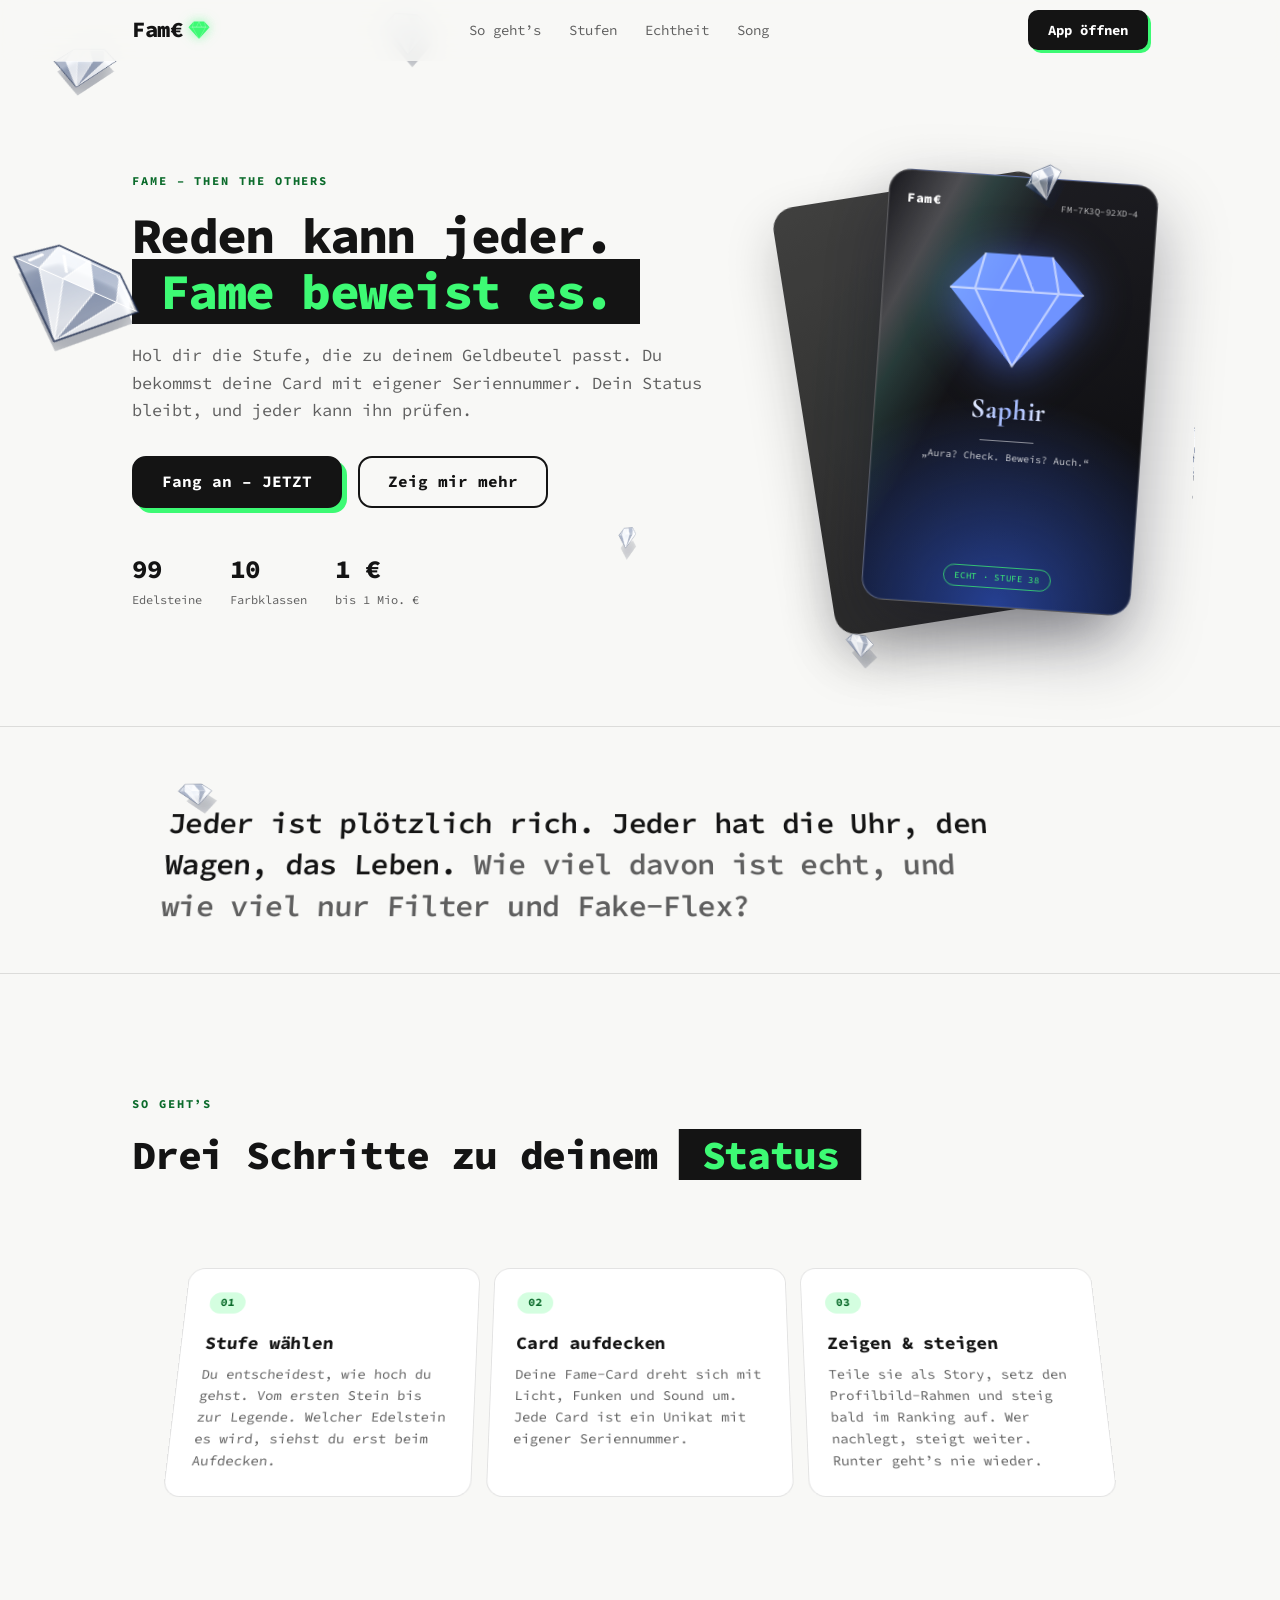
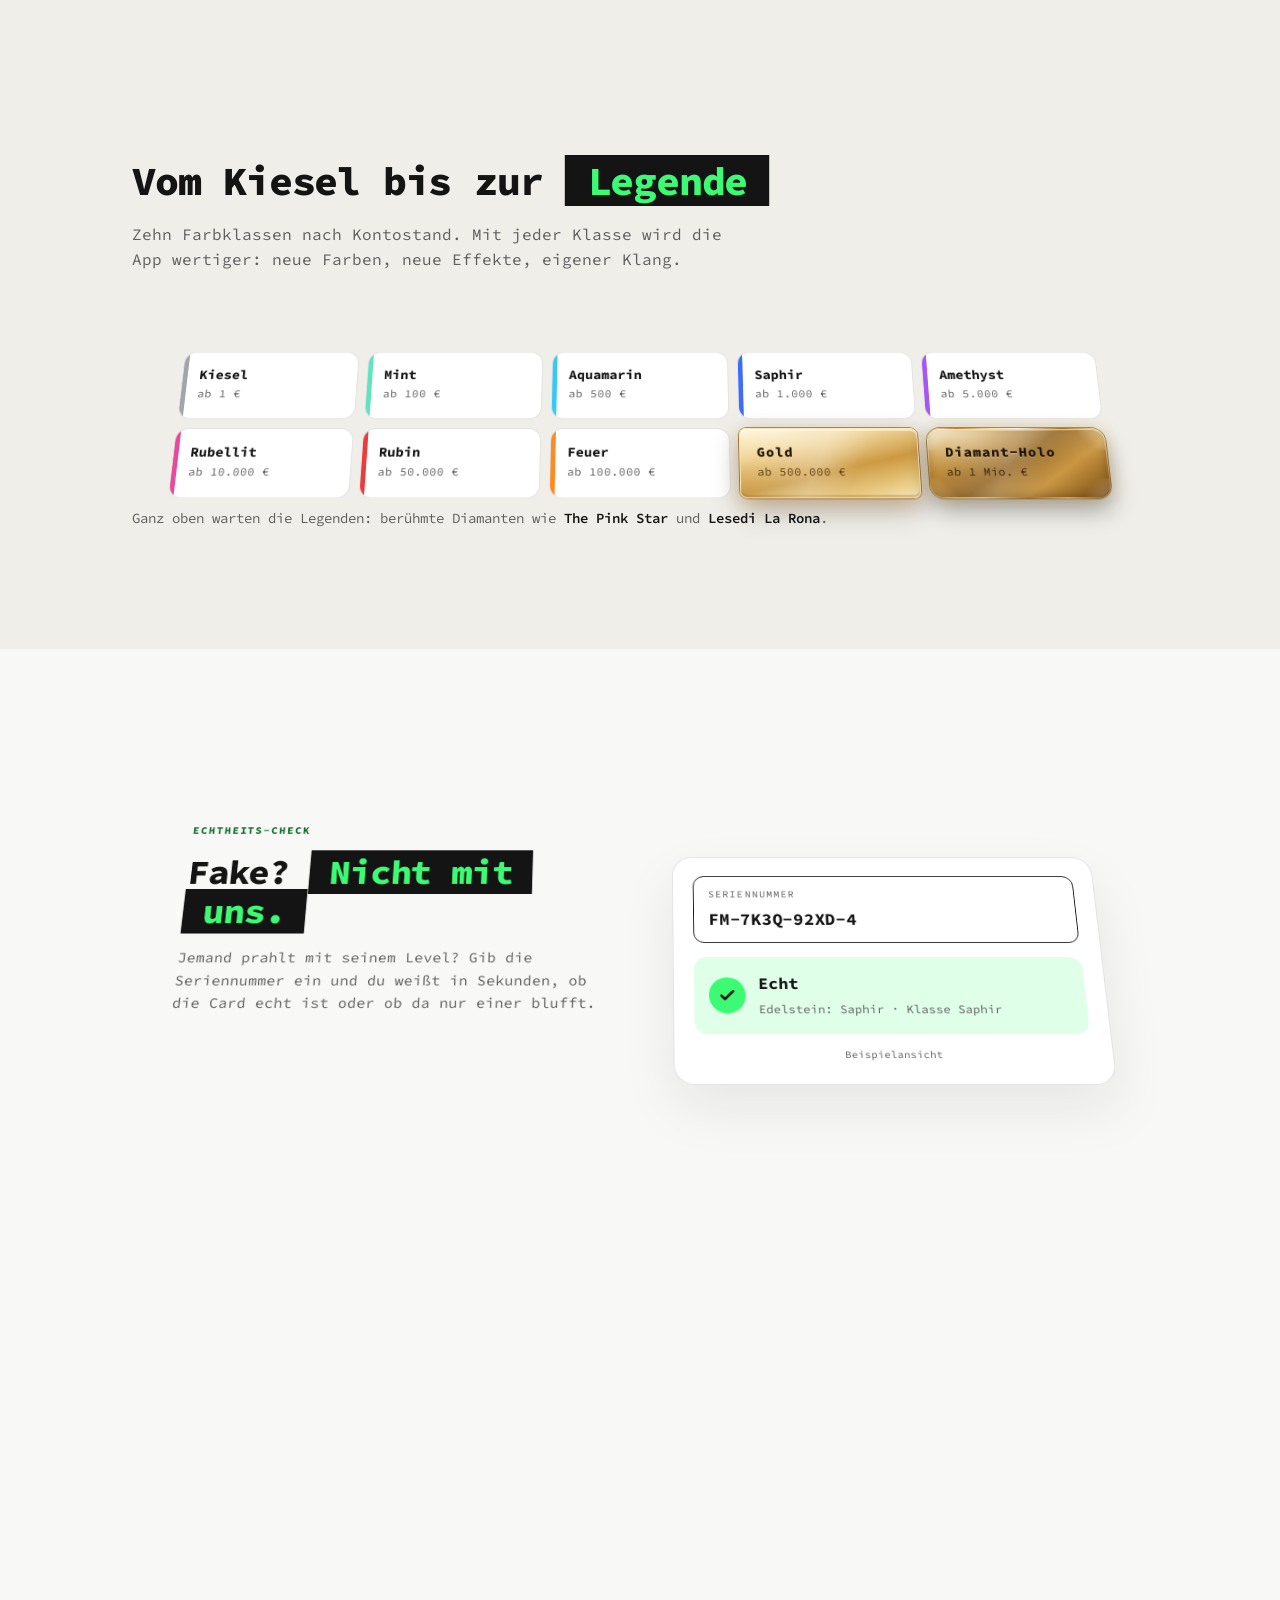
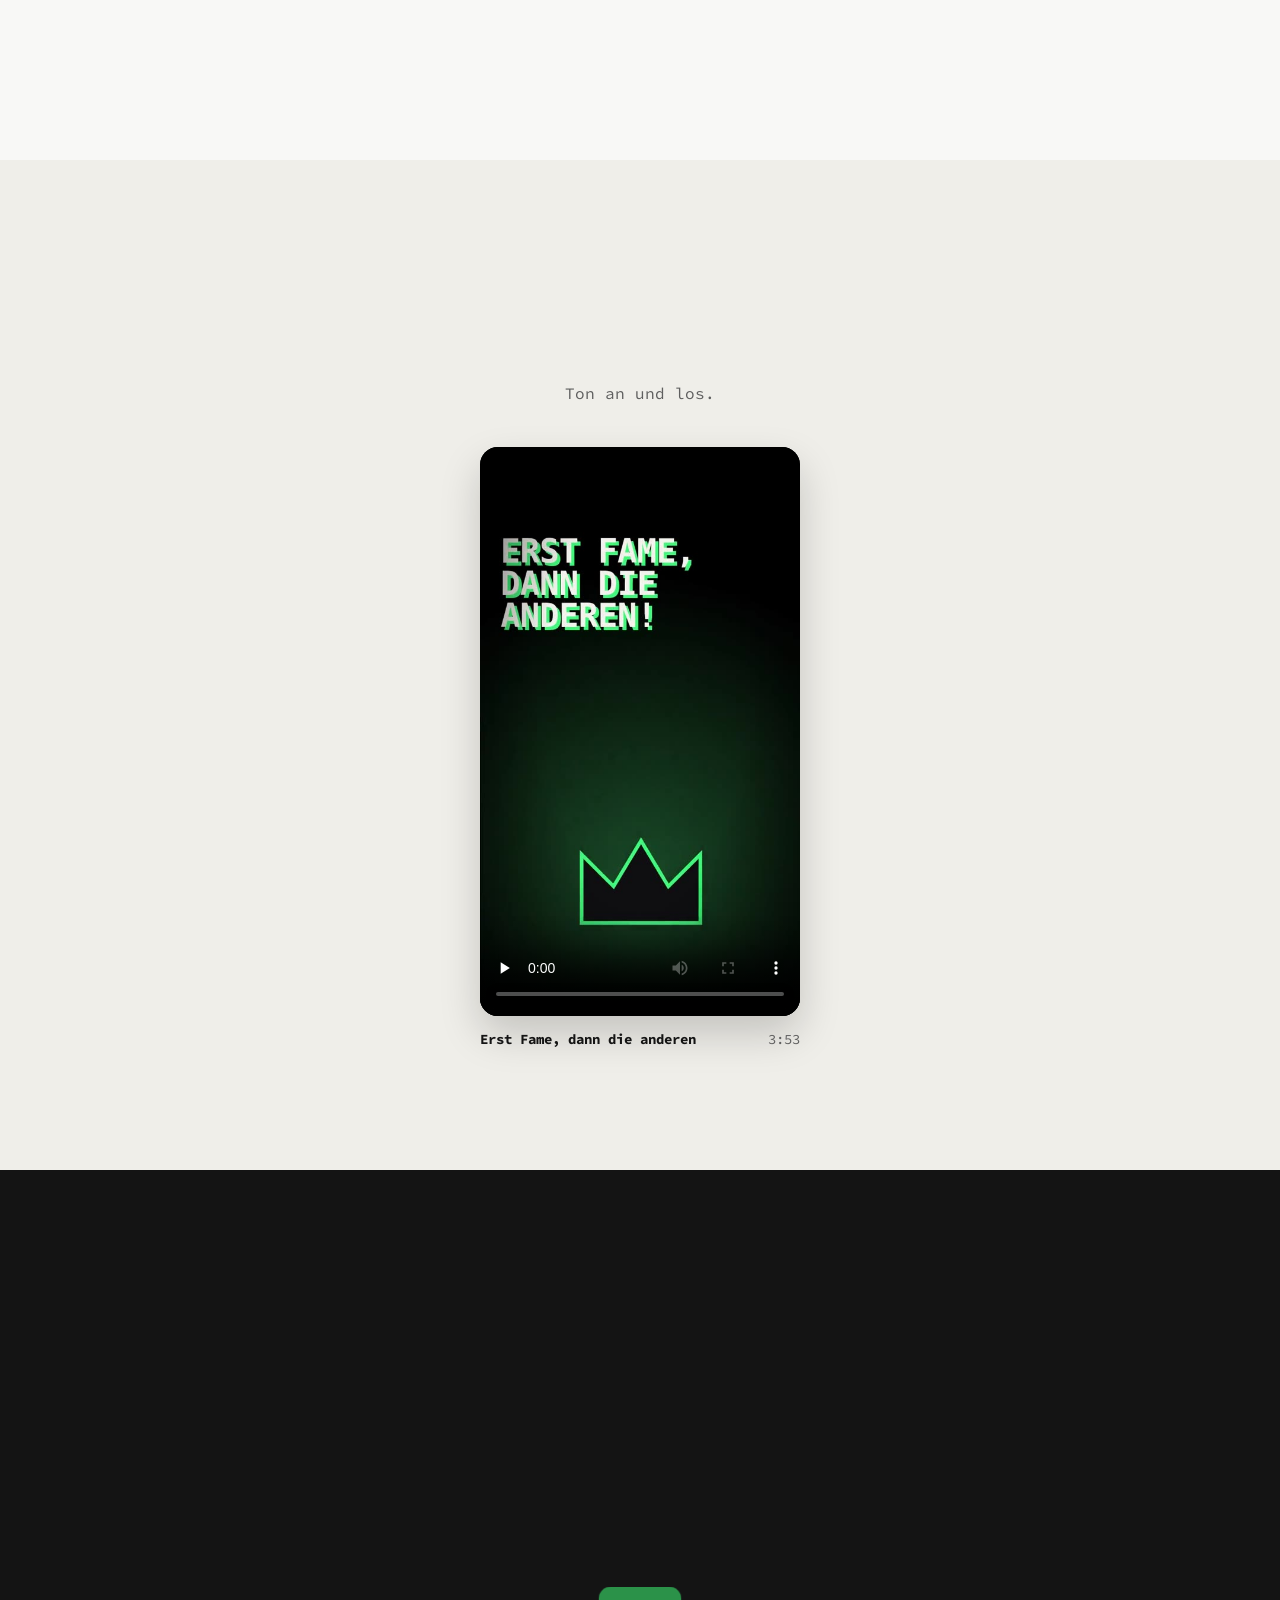
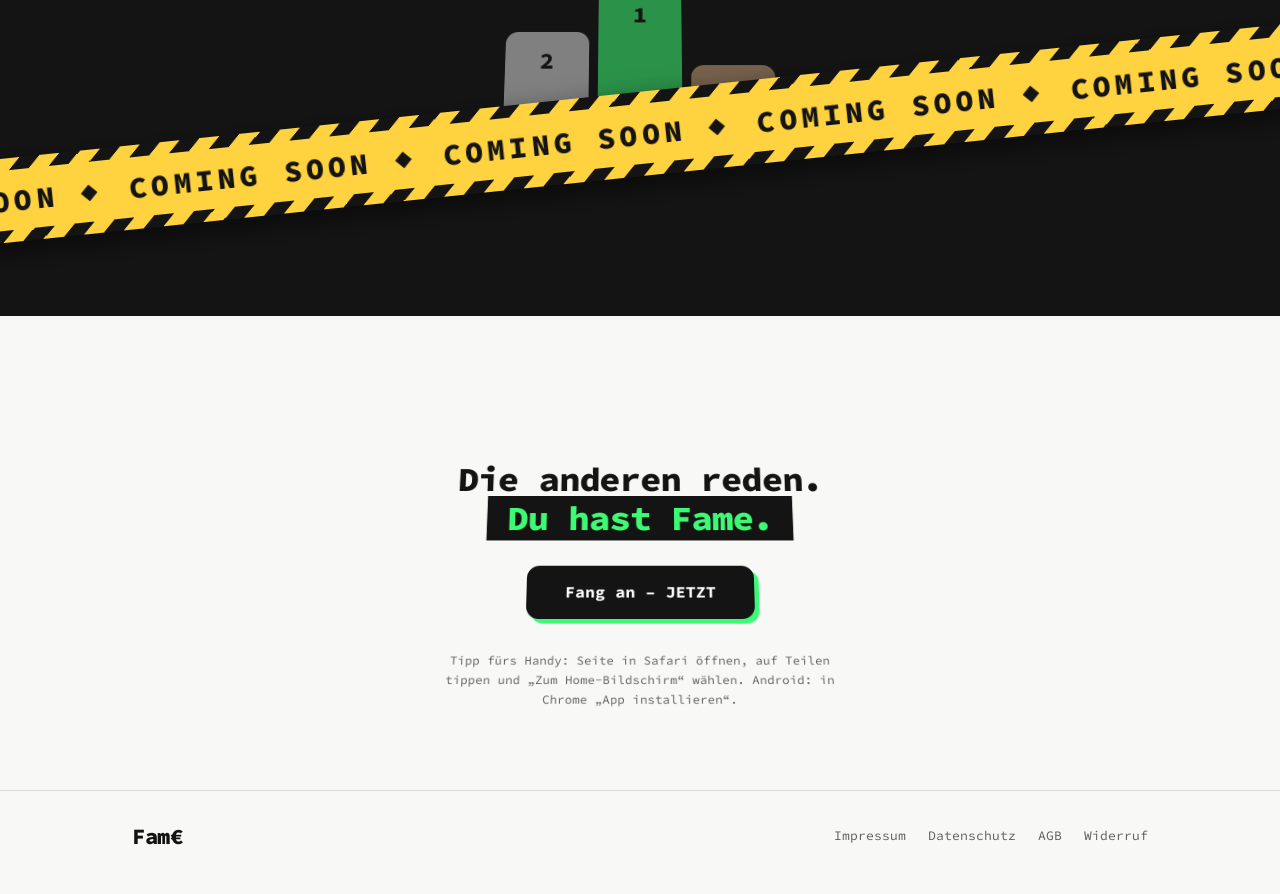
<file: index.html>
<!DOCTYPE html>
<html lang="de">
<head>
<meta charset="utf-8">
<script>
/* Rückkehr aus dem Login, E-Mail-Links, alte App-Links und die installierte App landen auf der Hauptadresse.
   Sie gehören in die App unter /app/. Anker der Landingpage (#so-gehts usw.) bleiben hier. */
(function () {
  try {
    var h = location.hash, q = location.search;
    var appReturn = /^#\//.test(h) || /access_token=|refresh_token=|type=(signup|recovery|magiclink)|error=/.test(h) || /[?&](code|state|error)=/.test(q);
    var standalone = window.matchMedia('(display-mode: standalone)').matches || navigator.standalone;
    if (appReturn || standalone) location.replace('app/' + q + h);
  } catch (e) { /* Speicher gesperrt: Landingpage zeigen */ }
})();
</script>

<meta name="viewport" content="width=device-width, initial-scale=1, viewport-fit=cover">
<meta name="theme-color" content="#f8f8f6">
<title>Fame – Zeig, was wirklich dahintersteckt</title>
<meta name="description" content="Fame – then the others. Hol dir die Stufe, die zu deinem Geldbeutel passt: 99 Edelsteine, eigene Fame-Card mit Seriennummer, Ranking und Echtheits-Check.">
<meta property="og:type" content="website">
<meta property="og:title" content="Fame – Zeig, was wirklich dahintersteckt">
<meta property="og:description" content="99 Edelsteine. Eine Card mit Seriennummer. Dein Status, den dir keiner mehr nimmt.">
<meta property="og:image" content="https://fame-app.de/assets/icon-512.png">
<meta property="og:locale" content="de_DE">
<link rel="icon" href="assets/icon.svg" type="image/svg+xml">
<link rel="apple-touch-icon" sizes="180x180" href="assets/icon-180.png">
<link rel="preconnect" href="https://fonts.googleapis.com">
<link rel="preconnect" href="https://fonts.gstatic.com" crossorigin>
<link href="https://fonts.googleapis.com/css2?family=Cormorant+Garamond:ital,wght@0,600;0,700;1,500&family=Source+Code+Pro:wght@400;500;600;700;800&display=swap" rel="stylesheet">
<link rel="stylesheet" href="style.css?v=20261110d">
<script>document.documentElement.classList.add('js');</script>
</head>
<body>

<svg width="0" height="0" style="position:absolute" aria-hidden="true" focusable="false">
  <defs>
    <symbol id="gem" viewBox="0 0 100 90">
      <path d="M26 6h48l24 26L50 86 2 32z" fill="currentColor"/>
      <path d="M26 6l-6 26h60l-6-26M2 32h96M20 32l30 54 30-54M38 32l12-26 12 26" fill="none" stroke="rgba(255,255,255,.55)" stroke-width="1.6" stroke-linejoin="round"/>
    </symbol>
  </defs>
</svg>

<a class="skip" href="#inhalt">Zum Inhalt</a>

<header class="nav" id="nav">
  <div class="wrap nav-in">
    <a class="brand" href="#top" aria-label="Fame – nach oben">
      <span class="brand-word">Fam€</span>
      <svg class="brand-gem" aria-hidden="true"><use href="#gem"/></svg>
    </a>
    <nav class="nav-links" aria-label="Hauptnavigation">
      <a href="#so-gehts">So geht’s</a>
      <a href="#stufen">Stufen</a>
      <a href="#echtheit">Echtheit</a>
      <a href="#songs">Song</a>
    </nav>
    <a class="btn btn--small" href="app/">App öffnen</a>
  </div>
</header>

<main id="inhalt">

  <!-- HERO -->
  <section class="hero" id="top">
    <div class="wrap hero-grid">
      <div class="hero-copy">
        <p class="eyebrow" data-hero>Fame – then the others</p>
        <h1 data-hero>Reden kann jeder.<br><mark class="hl">Fame beweist es.</mark></h1>
        <p class="lead" data-hero>Hol dir die Stufe, die zu deinem Geldbeutel passt. Du bekommst deine Card mit eigener Seriennummer. Dein Status bleibt, und jeder kann ihn prüfen.</p>
        <div class="cta-row" data-hero>
          <a class="btn" href="app/">Fang an – JETZT</a>
          <a class="btn btn--ghost" href="#so-gehts">Zeig mir mehr</a>
        </div>
        <ul class="facts" data-hero>
          <li><strong>99</strong><span>Edelsteine</span></li>
          <li><strong>10</strong><span>Farbklassen</span></li>
          <li><strong>1&nbsp;€</strong><span>bis 1&nbsp;Mio.&nbsp;€</span></li>
        </ul>
      </div>

      <div class="hero-visual" aria-hidden="true">
        <div class="glow"></div>
        <div class="card card--back" data-float></div>
        <div class="card card--main" id="tilt" data-float>
          <div class="card-top">
            <span class="card-logo">Fam€</span>
            <span class="card-serial">FM-7K3Q-92XD-4</span>
          </div>
          <svg class="card-gem"><use href="#gem"/></svg>
          <div class="card-name">Saphir</div>
          <div class="card-line"></div>
          <div class="card-saying">„Aura? Check. Beweis? Auch.“</div>
          <div class="card-seal">Echt · Stufe 38</div>
          <div class="card-shine"></div>
        </div>
      </div>
    </div>
  </section>

  <!-- STATEMENT -->
  <section class="statement">
    <div class="wrap">
      <p class="statement-text" data-reveal>Jeder ist plötzlich rich. Jeder hat die Uhr, den Wagen, das Leben. <span>Wie viel davon ist echt, und wie viel nur Filter und Fake-Flex?</span></p>
    </div>
  </section>

  <!-- SO GEHT'S -->
  <section class="section" id="so-gehts">
    <div class="wrap">
      <p class="eyebrow" data-reveal>So geht’s</p>
      <h2 data-reveal>Drei Schritte zu deinem <mark class="hl">Status</mark></h2>
      <ol class="steps">
        <li class="step" data-reveal>
          <span class="step-n">01</span>
          <h3>Stufe wählen</h3>
          <p>Du entscheidest, wie hoch du gehst. Vom ersten Stein bis zur Legende. Welcher Edelstein es wird, siehst du erst beim Aufdecken.</p>
        </li>
        <li class="step" data-reveal>
          <span class="step-n">02</span>
          <h3>Card aufdecken</h3>
          <p>Deine Fame-Card dreht sich mit Licht, Funken und Sound um. Jede Card ist ein Unikat mit eigener Seriennummer.</p>
        </li>
        <li class="step" data-reveal>
          <span class="step-n">03</span>
          <h3>Zeigen &amp; steigen</h3>
          <p>Teile sie als Story, setz den Profilbild-Rahmen und steig bald im Ranking auf. Wer nachlegt, steigt weiter. Runter geht’s nie wieder.</p>
        </li>
      </ol>
    </div>
  </section>

  <!-- STUFEN -->
  <section class="section section--tint" id="stufen">
    <div class="wrap">
      <p class="eyebrow" data-reveal>99 Edelsteine</p>
      <h2 data-reveal>Vom Kiesel bis zur <mark class="hl">Legende</mark></h2>
      <p class="sub" data-reveal>Zehn Farbklassen nach Kontostand. Mit jeder Klasse wird die App wertiger: neue Farben, neue Effekte, eigener Klang.</p>

      <ul class="ladder" id="ladder">
        <li style="--c:#a3a3ab"><i></i><b>Kiesel</b><span>ab 1 €</span></li>
        <li style="--c:#5fe3c0"><i></i><b>Mint</b><span>ab 100 €</span></li>
        <li style="--c:#38c8f8"><i></i><b>Aquamarin</b><span>ab 500 €</span></li>
        <li style="--c:#3b6bff"><i></i><b>Saphir</b><span>ab 1.000 €</span></li>
        <li style="--c:#a855f7"><i></i><b>Amethyst</b><span>ab 5.000 €</span></li>
        <li style="--c:#ec4899"><i></i><b>Rubellit</b><span>ab 10.000 €</span></li>
        <li style="--c:#ef3a3a"><i></i><b>Rubin</b><span>ab 50.000 €</span></li>
        <li style="--c:#ff8a1f"><i></i><b>Feuer</b><span>ab 100.000 €</span></li>
        <li class="gold" style="--c:#ffd23f"><i></i><b>Gold</b><span>ab 500.000 €</span></li>
        <li class="holo" style="--c:#e9e4ff"><i></i><b>Diamant-Holo</b><span>ab 1 Mio. €</span></li>
      </ul>

      <p class="note" data-reveal>Ganz oben warten die Legenden: berühmte Diamanten wie <em>The Pink Star</em> und <em>Lesedi La Rona</em>.</p>
    </div>
  </section>

  <!-- ECHTHEIT -->
  <section class="section" id="echtheit">
    <div class="wrap split">
      <div>
        <p class="eyebrow" data-reveal>Echtheits-Check</p>
        <h2 data-reveal>Fake? <mark class="hl">Nicht mit uns.</mark></h2>
        <p class="sub" data-reveal>Jemand prahlt mit seinem Level? Gib die Seriennummer ein und du weißt in Sekunden, ob die Card echt ist oder ob da nur einer blufft.</p>
        <ul class="checks" data-reveal>
          <li>Seriennummer mit Prüfzeichen</li>
          <li>Besitzer, Edelstein und Stufe auf einen Blick</li>
          <li>Verbundene Accounts bekommen ein grünes Häkchen</li>
        </ul>
      </div>
      <div class="verify" data-reveal aria-hidden="true">
        <div class="verify-field"><span>Seriennummer</span><code>FM-7K3Q-92XD-4</code></div>
        <div class="verify-result">
          <span class="tick"><svg viewBox="0 0 24 24"><path d="M5 12.5l4.2 4.2L19 7"/></svg></span>
          <div>
            <strong>Echt</strong>
            <span>Edelstein: Saphir · Klasse Saphir</span>
          </div>
        </div>
        <p class="verify-hint">Beispielansicht</p>
      </div>
    </div>
  </section>

  <!-- FENSTER: Slogan steht fest, die Seite fährt darüber -->
  <section class="window-band" aria-label="Erst Fame, dann die anderen!">
    <div class="window">
      <div class="window-pane">
        <p class="window-text">Erst Fame,<br>dann die anderen!</p>
      </div>
    </div>
  </section>

  <!-- SONGS -->
  <section class="section section--tint" id="songs">
    <div class="wrap">
      <p class="eyebrow" data-reveal>Der Song</p>
      <h2 data-reveal>Fam€ <mark class="hl">zum Hören.</mark></h2>
      <p class="sub" data-reveal>Ton an und los.</p>
      <div class="songs" data-reveal>
        <figure class="song song--main">
          <video controls playsinline preload="none" poster="assets/video/erst-fame-dann-die-anderen.jpg" src="assets/video/erst-fame-dann-die-anderen.mp4"></video>
          <figcaption><strong>Erst Fame, dann die anderen</strong><span>3:53</span></figcaption>
        </figure>
      </div>
    </div>
  </section>

  <!-- RANKING -->
  <section class="section section--dark" id="ranking">
    <div class="wrap">
      <p class="eyebrow eyebrow--light" data-reveal>Ranking <span class="soon">Coming soon</span></p>
      <h2 data-reveal>Wer hat wirklich <mark class="hl hl--green">mehr</mark>?</h2>
      <p class="sub sub--light" data-reveal>Bald trittst du in deinem Bundesland an, dann im ganzen Land: Podest, Rangliste, Kachelkarte und Duelle zwischen den Ländern. Die Platzierung hängt an der Summe deiner Einzahlungen.</p>
      <div class="podium" aria-hidden="true">
        <div class="pod pod--2"><span>2</span></div>
        <div class="pod pod--1"><span>1</span></div>
        <div class="pod pod--3"><span>3</span></div>
      </div>
    </div>
      <div class="tape tape--a" aria-hidden="true"><div class="tape-track"><span>Coming soon ◆</span><span>Coming soon ◆</span><span>Coming soon ◆</span><span>Coming soon ◆</span><span>Coming soon ◆</span><span>Coming soon ◆</span><span>Coming soon ◆</span><span>Coming soon ◆</span><span>Coming soon ◆</span><span>Coming soon ◆</span><span>Coming soon ◆</span><span>Coming soon ◆</span><span>Coming soon ◆</span><span>Coming soon ◆</span><span>Coming soon ◆</span><span>Coming soon ◆</span></div></div>
  </section>

  <!-- FINAL CTA -->
  <section class="final">
    <div class="wrap final-in">
      <h2 data-reveal>Die anderen reden.<br><mark class="hl">Du hast Fame.</mark></h2>
      <div class="cta-row cta-row--center" data-reveal>
        <a class="btn btn--big" href="app/">Fang an – JETZT</a>
      </div>
      <p class="install" data-reveal>Tipp fürs Handy: Seite in Safari öffnen, auf Teilen tippen und „Zum Home-Bildschirm“ wählen. Android: in Chrome „App installieren“.</p>
    </div>
  </section>
</main>

<footer class="footer">
  <div class="wrap footer-in">
    <span class="brand-word">Fam€</span>
    <nav aria-label="Rechtliches">
      <a href="app/impressum.html">Impressum</a>
      <a href="app/datenschutz.html">Datenschutz</a>
      <a href="app/agb.html">AGB</a>
      <a href="app/widerruf.html">Widerruf</a>
    </nav>
  </div>
</footer>

<script src="vendor/motion.js"></script>
<script src="main.js?v=20261110"></script>
</body>
</html>
</file>
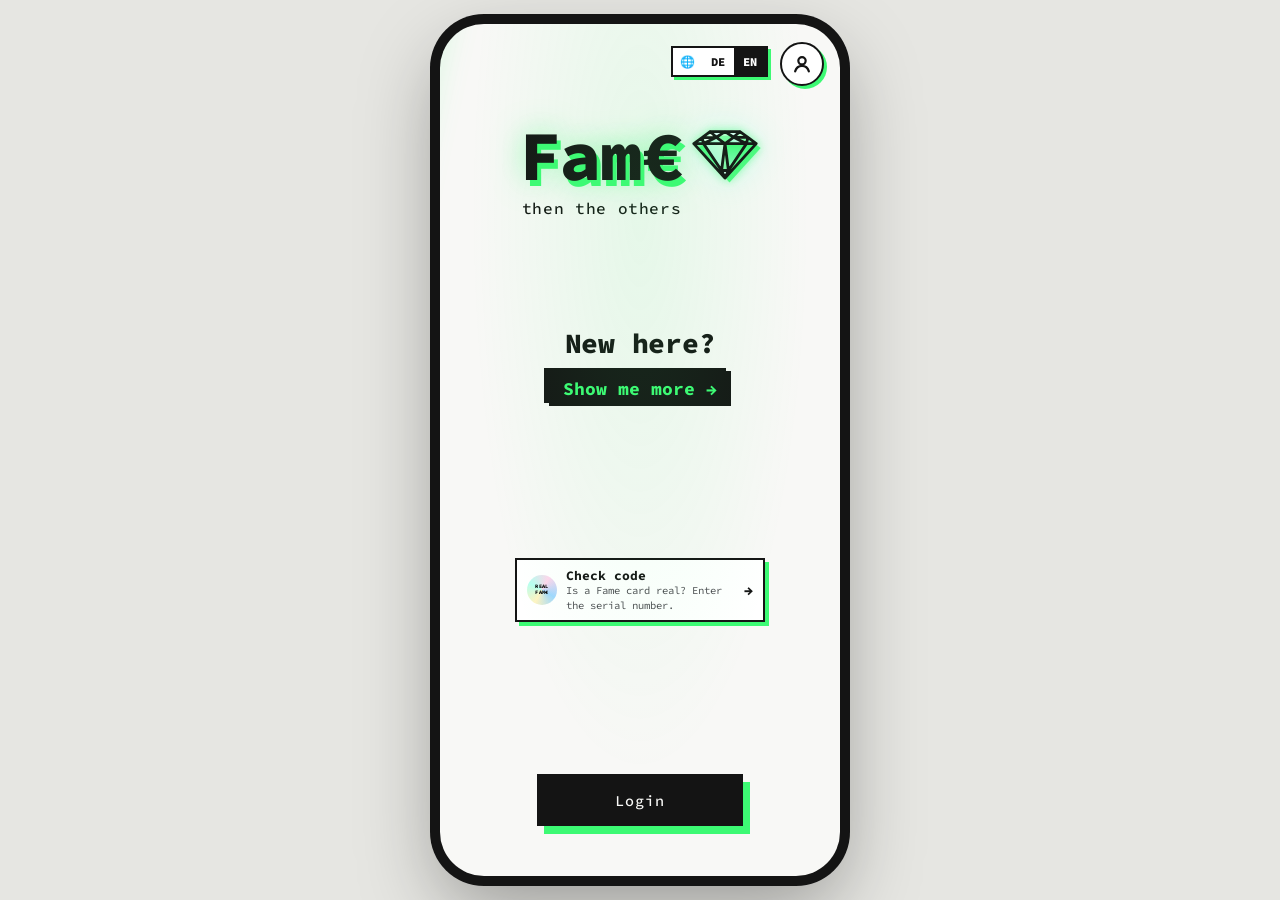
<file: app/index.html>
<!DOCTYPE html>
<html lang="de">
<head>
<meta charset="utf-8">
<meta name="viewport" content="width=device-width, initial-scale=1, viewport-fit=cover">
<meta name="theme-color" content="#f8f8f6">
<meta name="description" content="Fame – then the others. Zeig deinen echten Wert.">
<meta name="apple-mobile-web-app-capable" content="yes">
<meta name="apple-mobile-web-app-title" content="Fame">
<title>Fame</title>
<link rel="manifest" href="manifest.webmanifest">
<link rel="icon" href="assets/icon.svg" type="image/svg+xml">
<link rel="apple-touch-icon" sizes="180x180" href="assets/icon-180.png">
<link rel="icon" href="assets/icon-192.png" type="image/png" sizes="192x192">
<link rel="preconnect" href="https://fonts.googleapis.com">
<link rel="preconnect" href="https://fonts.gstatic.com" crossorigin>
<link href="https://fonts.googleapis.com/css2?family=Cormorant+Garamond:ital,wght@0,600;0,700;1,500&family=Source+Code+Pro:wght@400;500;600;700;800&display=swap" rel="stylesheet">
<link rel="stylesheet" href="css/app.css">
<link rel="stylesheet" href="css/prestige-v88.css">
<link rel="stylesheet" href="css/black-gold-v89.css">
<link rel="stylesheet" href="css/diamond-glass-v90.css">
<link rel="stylesheet" href="css/home-gem-tilt-v91.css">
<link rel="stylesheet" href="css/cave-stage14-v94.css">
<link rel="stylesheet" href="css/card-lux-v96.css">
<link rel="stylesheet" href="css/home-shimmer-v97.css">
<link rel="stylesheet" href="css/holo-pages-v98.css">
<link rel="stylesheet" href="css/legal-v99.css">
<link rel="stylesheet" href="css/profile-v105.css">
<link rel="stylesheet" href="css/pay-v111.css">
<link rel="stylesheet" href="css/card-be-v117.css">
<link rel="stylesheet" href="css/home-v106.css">
<link rel="stylesheet" href="css/fly-v101.css">
</head>
<body>
  <main id="app" class="app" aria-live="polite"></main>
  <noscript>Fame benötigt JavaScript.</noscript>
  <script type="module" src="js/app.js"></script>
</body>
</html>
</file>
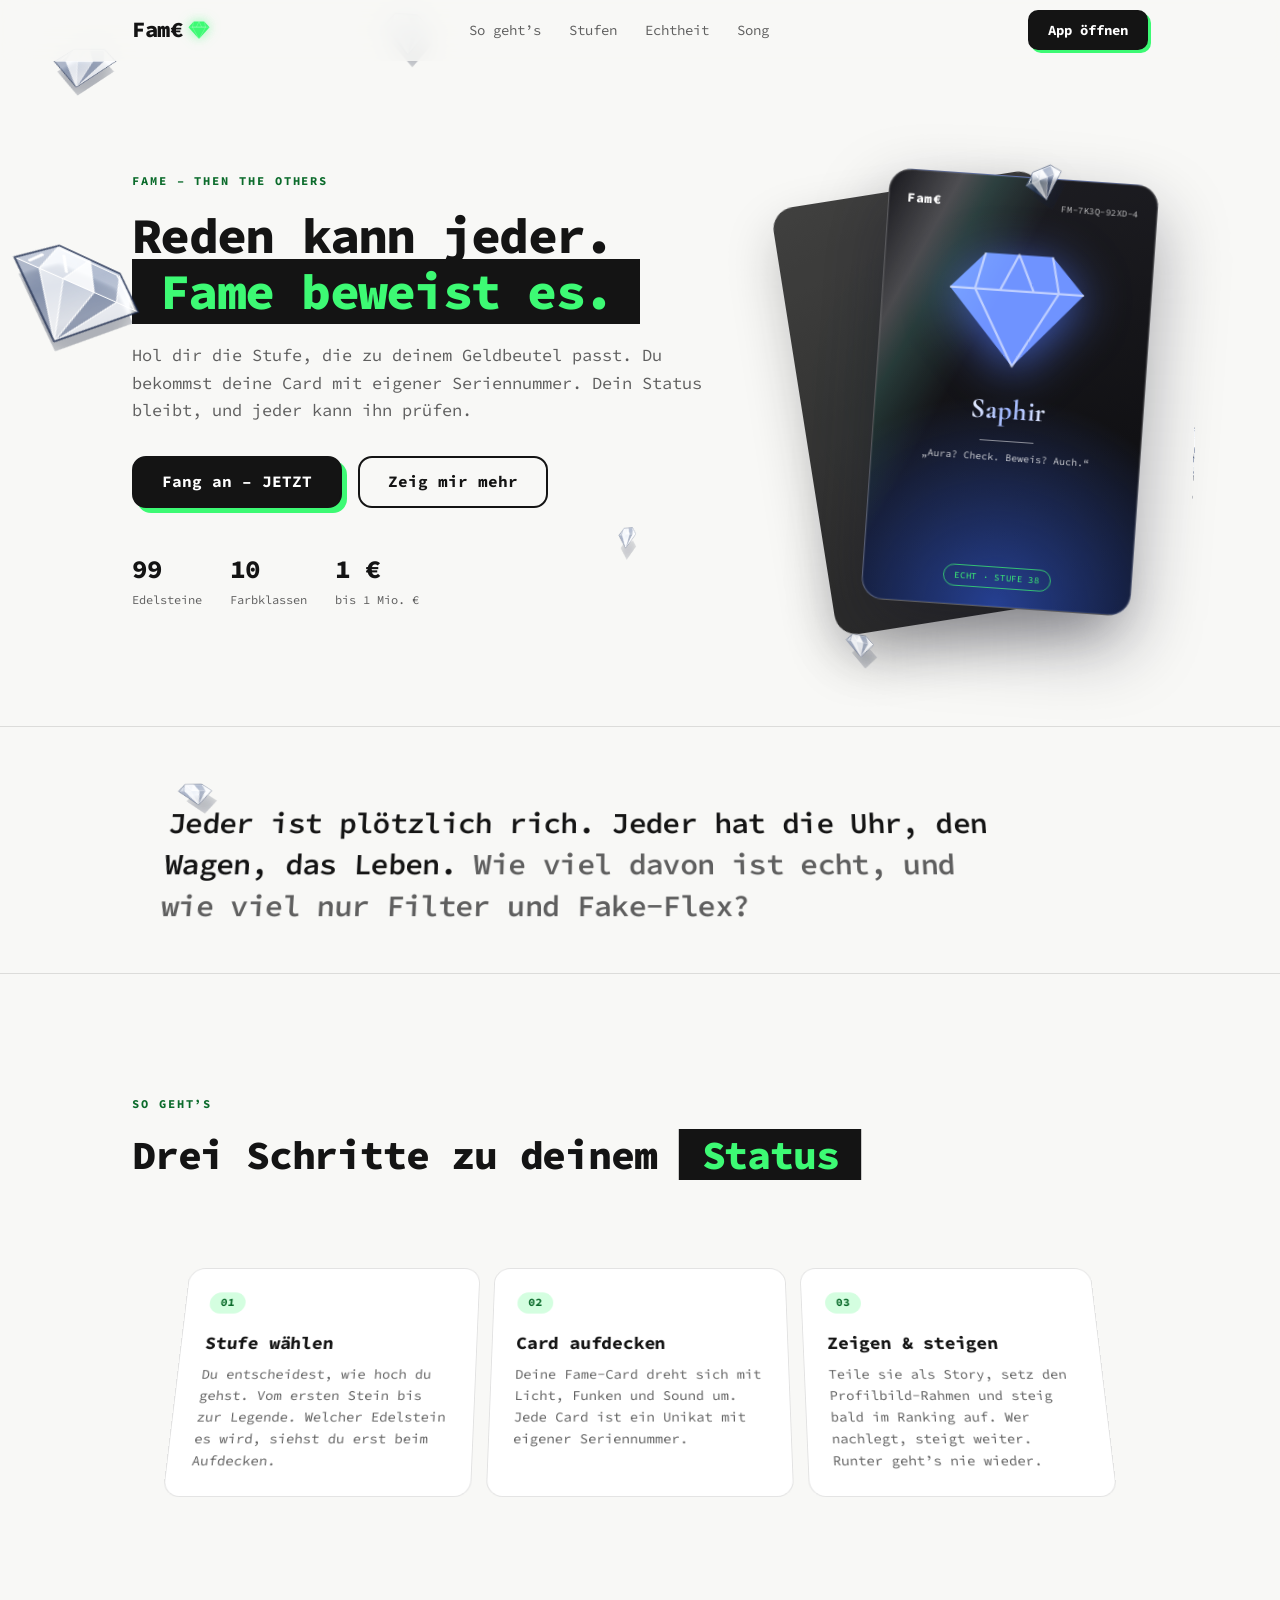
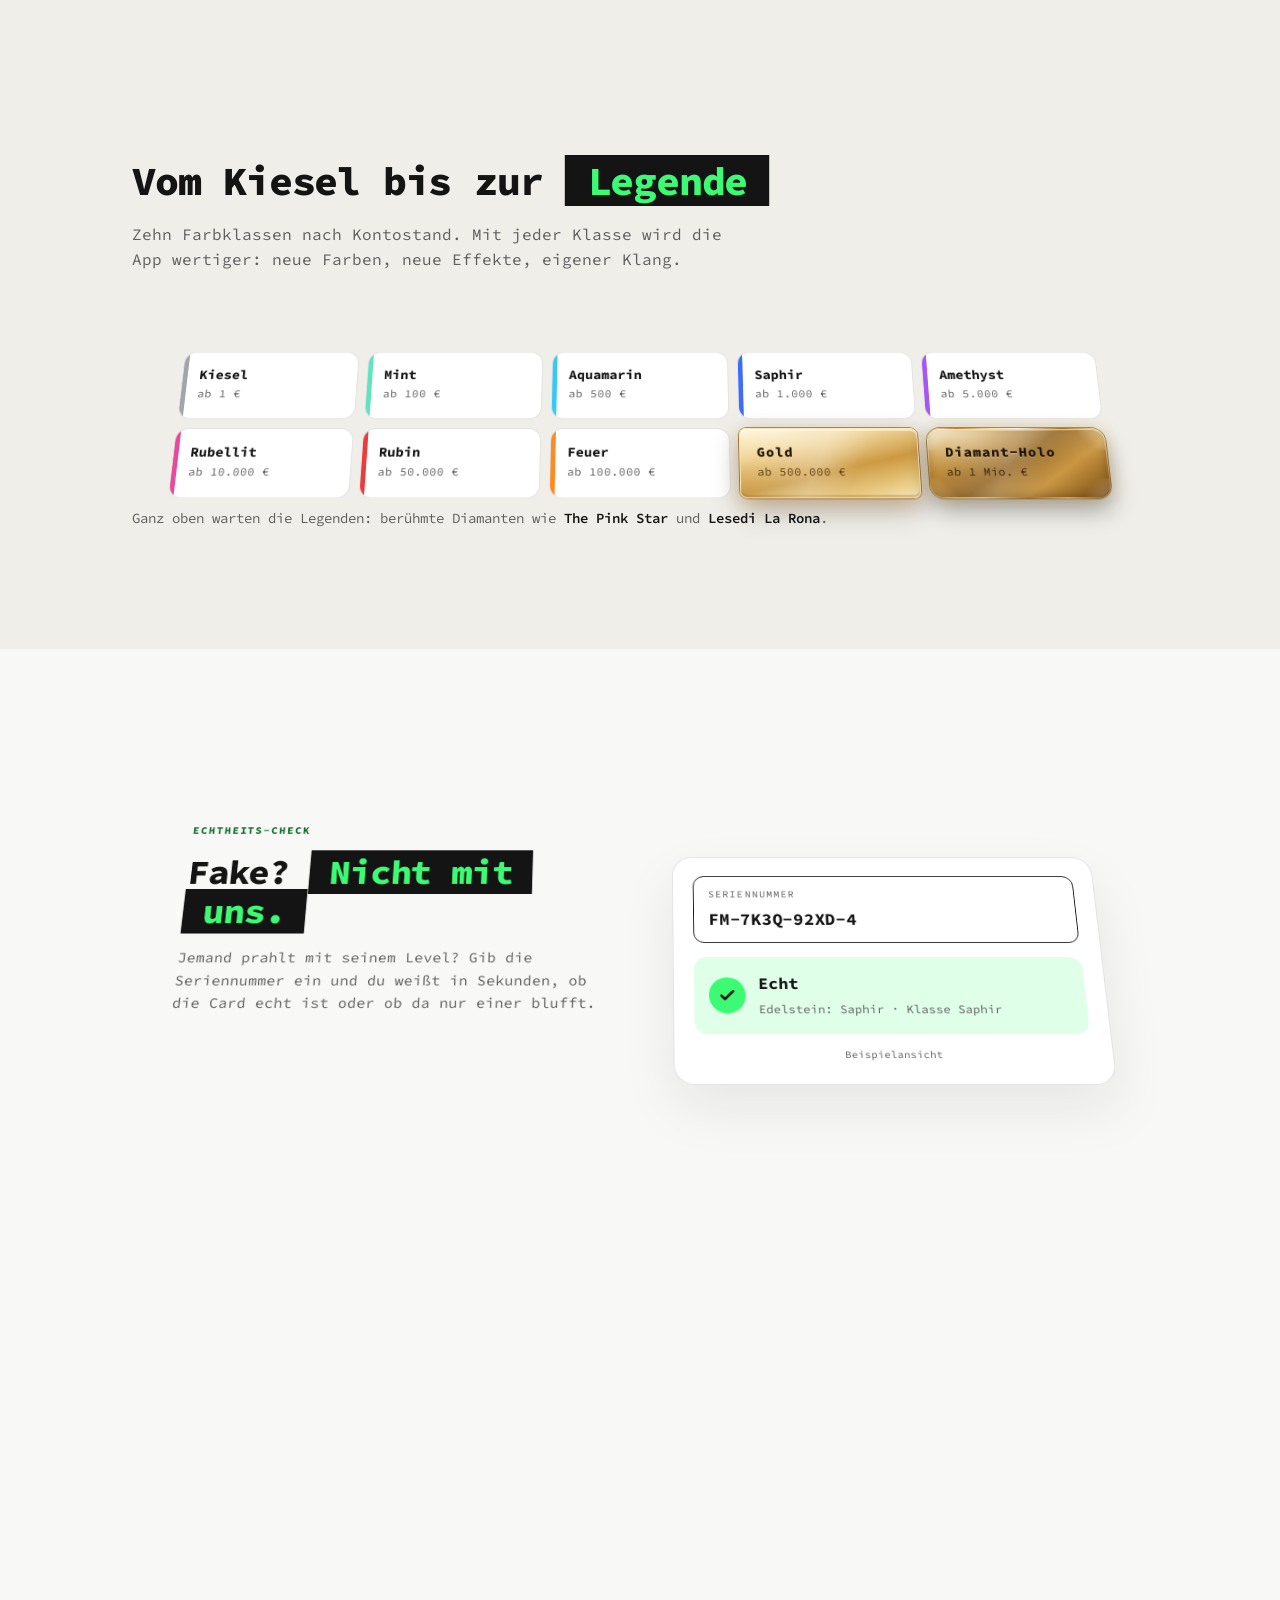
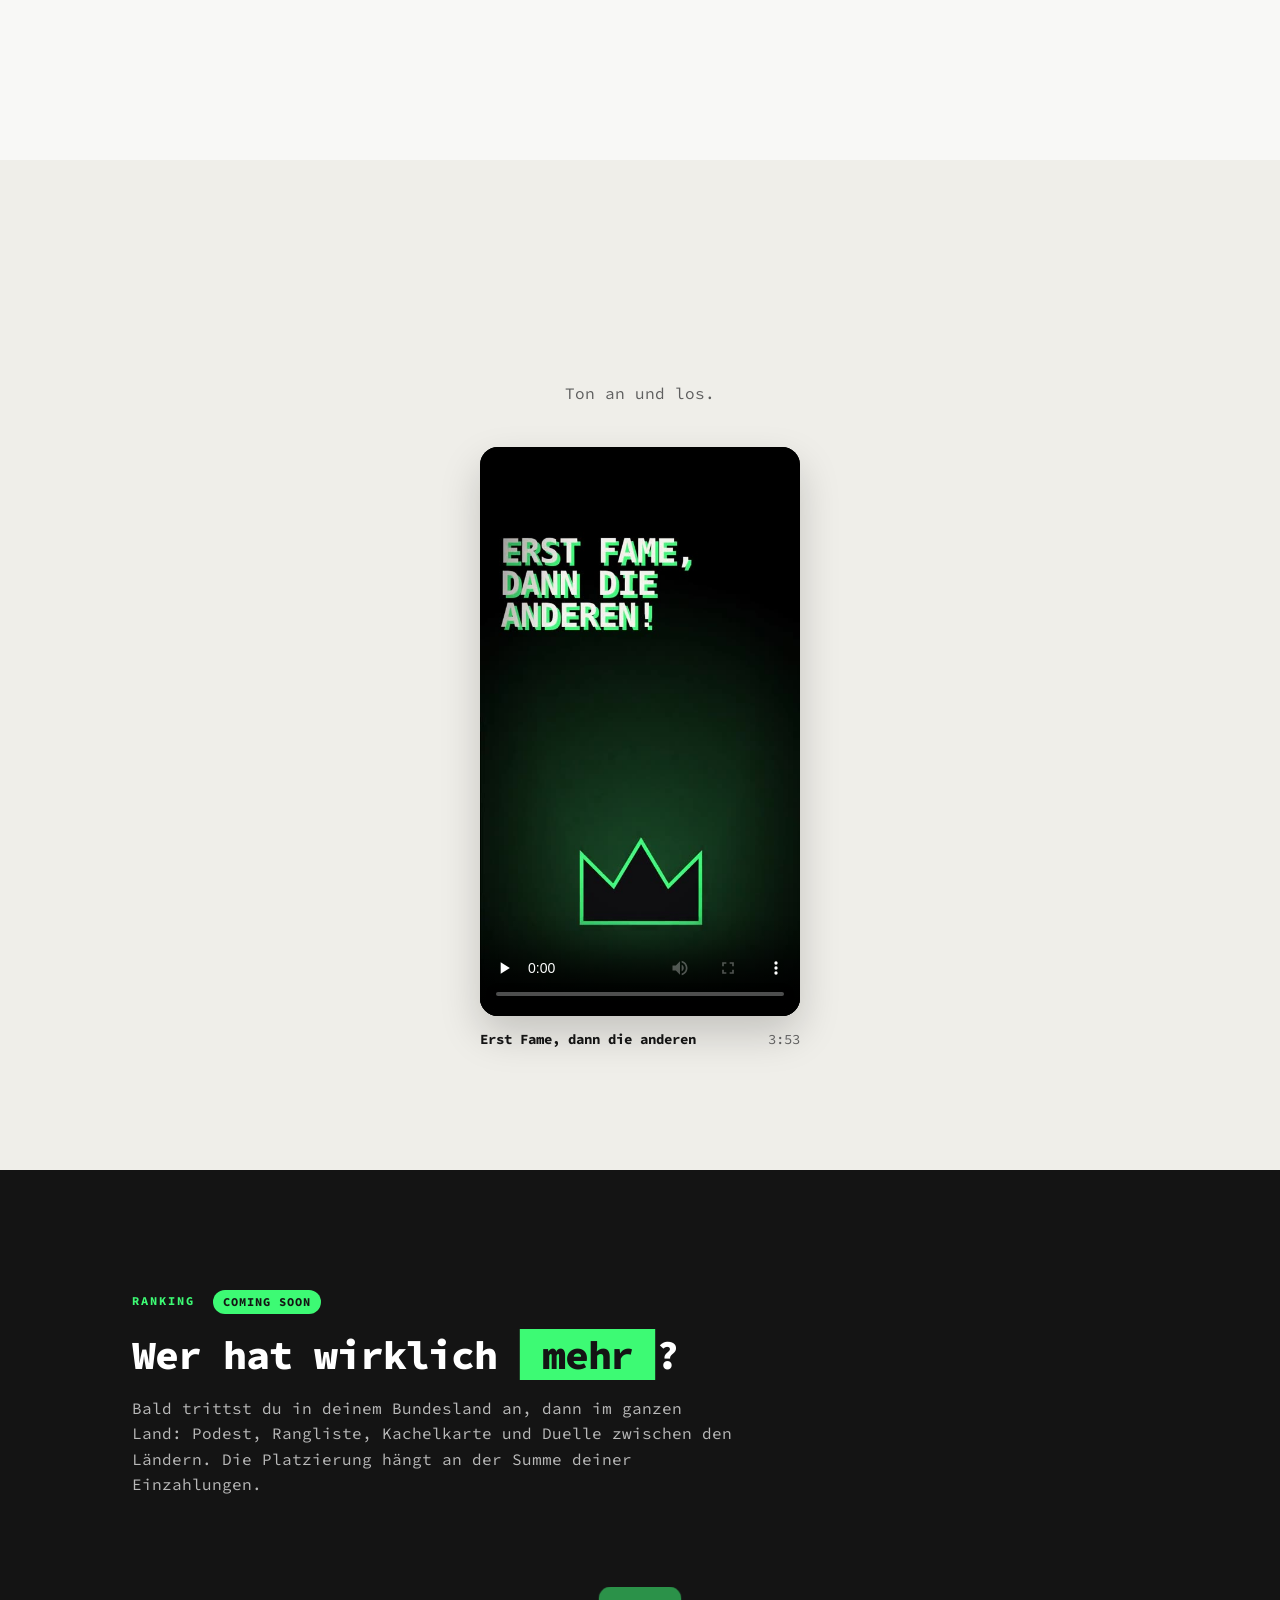
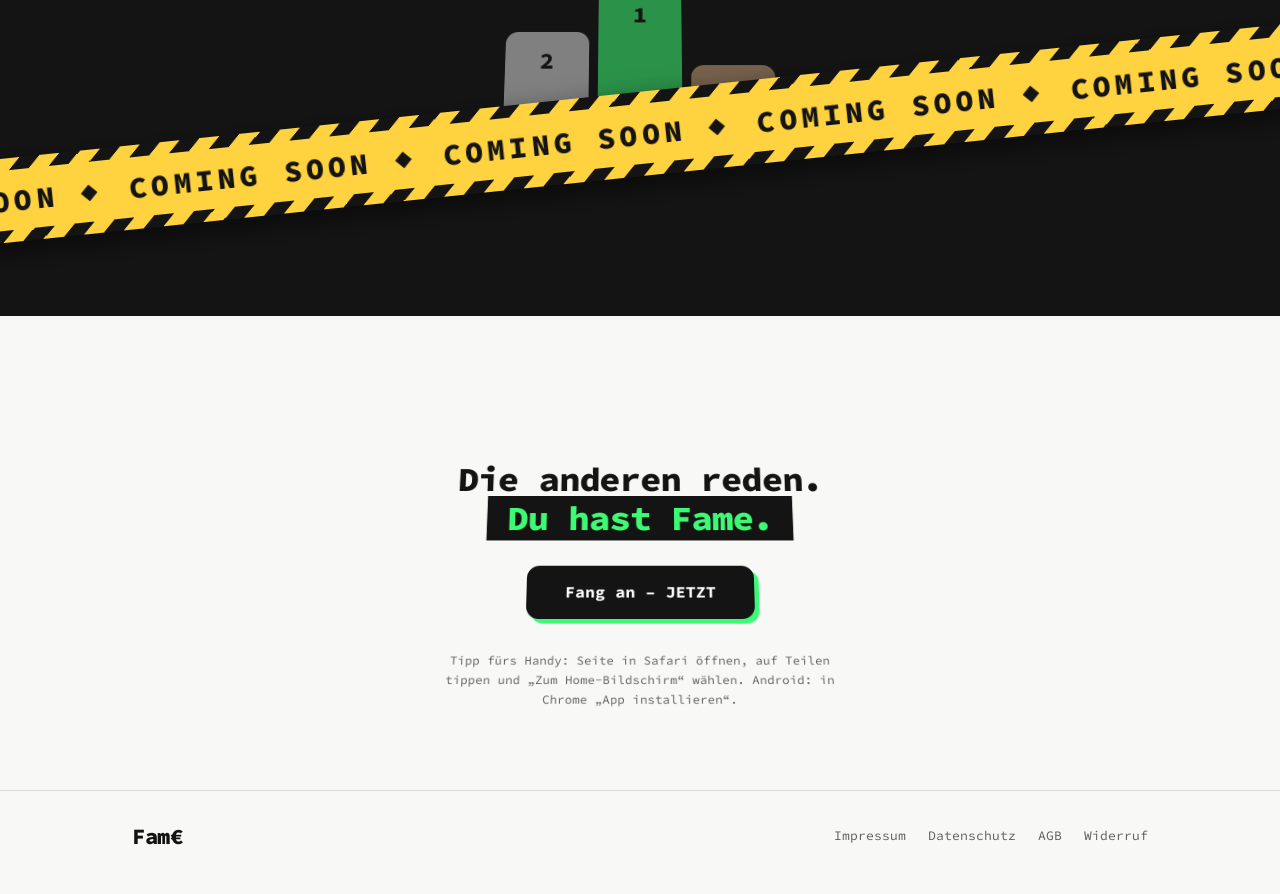
<file: landing/index.html>
<!DOCTYPE html>
<html lang="de"><head><meta charset="utf-8"><title>Fame</title>
<meta http-equiv="refresh" content="0; url=../"><link rel="canonical" href="https://fame-app.de/">
<script>location.replace("../" + location.search + location.hash);</script></head>
<body><a href="../">Weiter</a></body></html>
</file>
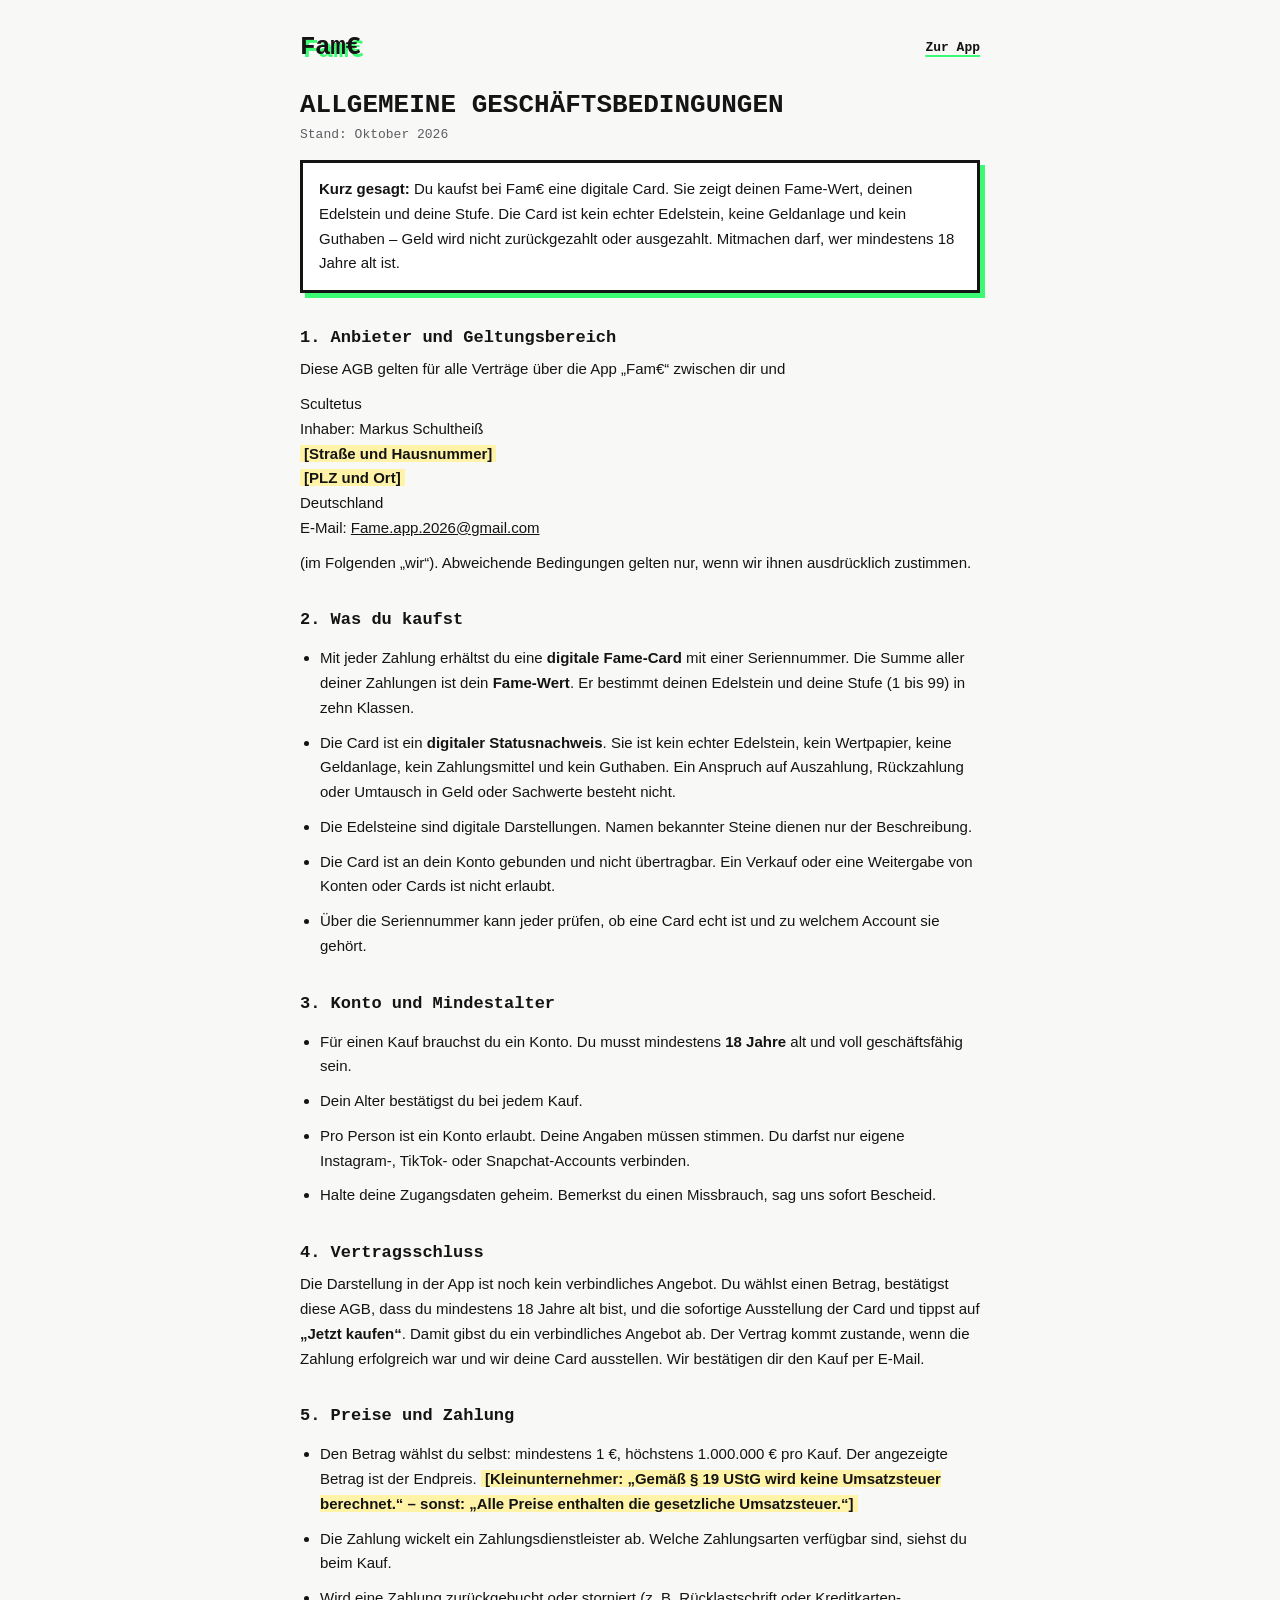
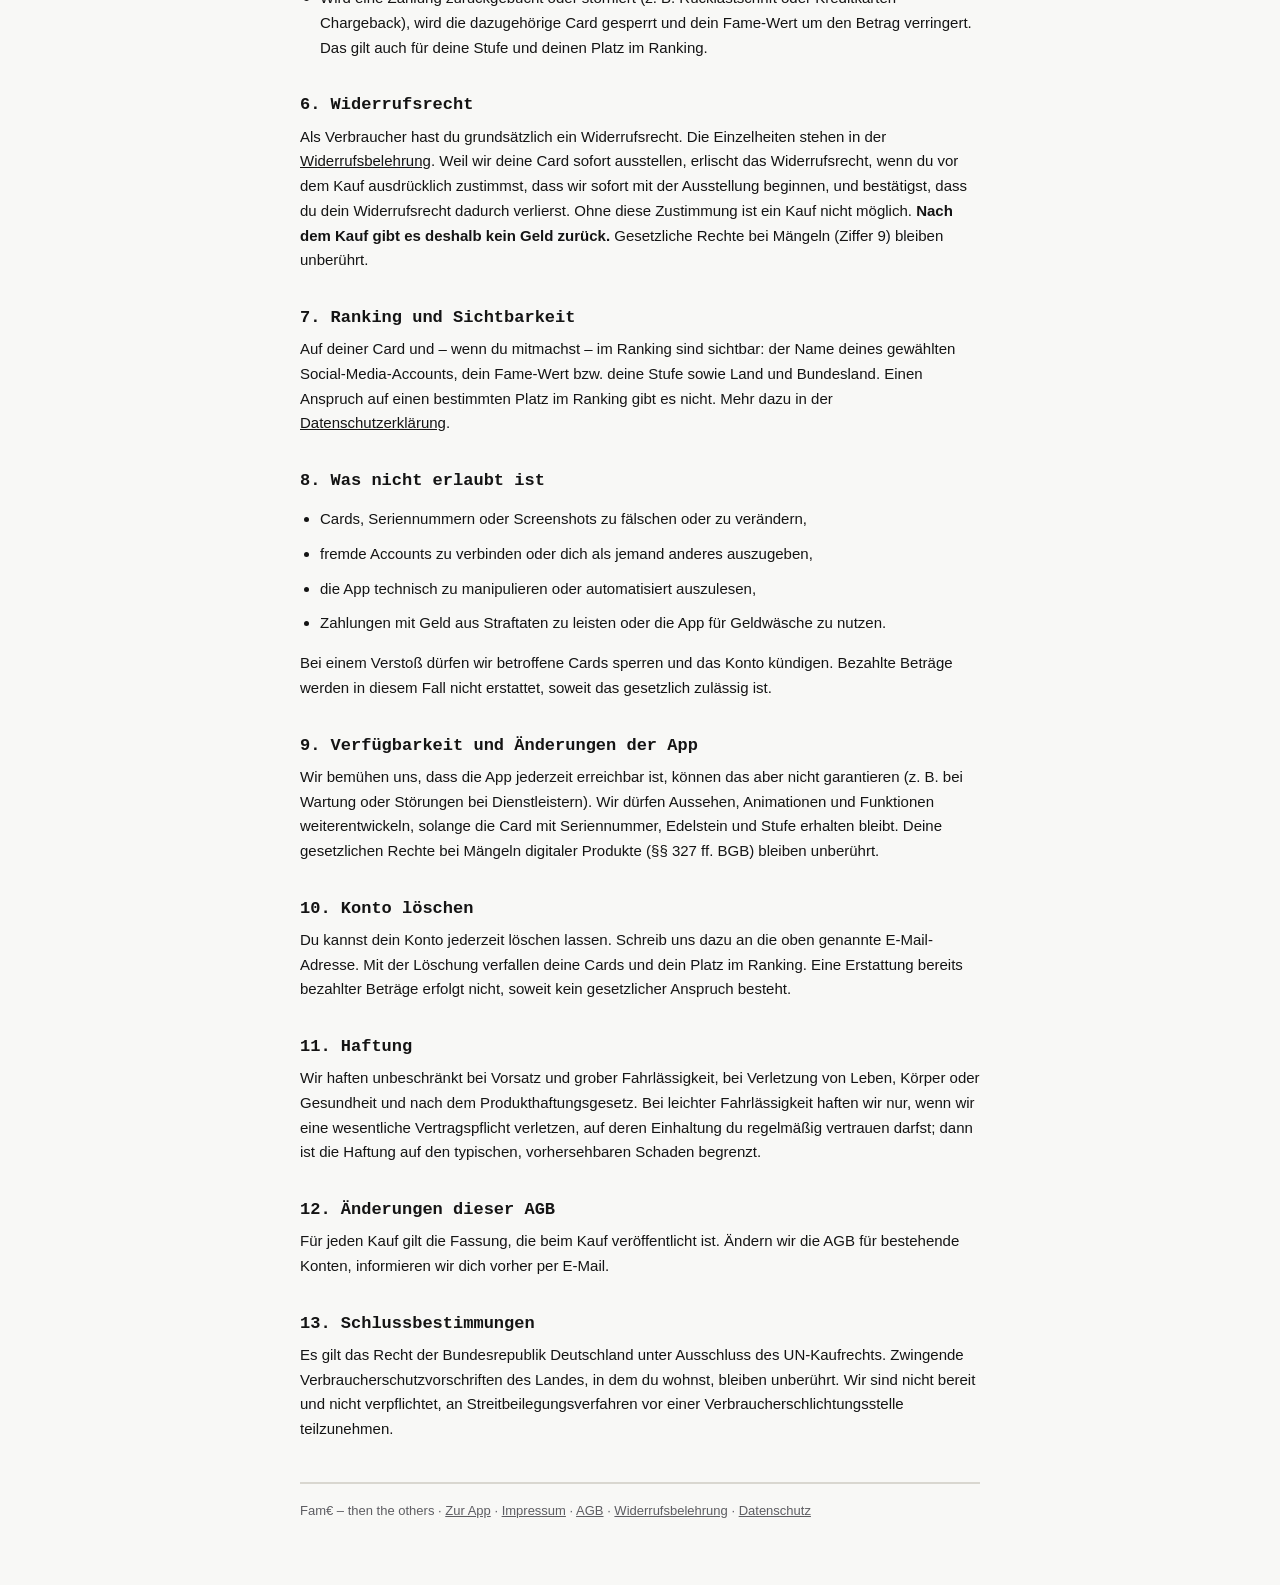
<file: agb.html>
<!DOCTYPE html>
<html lang="de"><head><meta charset="utf-8"><title>Fame</title>
<meta http-equiv="refresh" content="0; url=app/agb.html"><link rel="canonical" href="https://fame-app.de/app/agb.html">
<script>location.replace("app/agb.html" + location.search + location.hash);</script></head>
<body><a href="app/agb.html">Weiter</a></body></html>
</file>
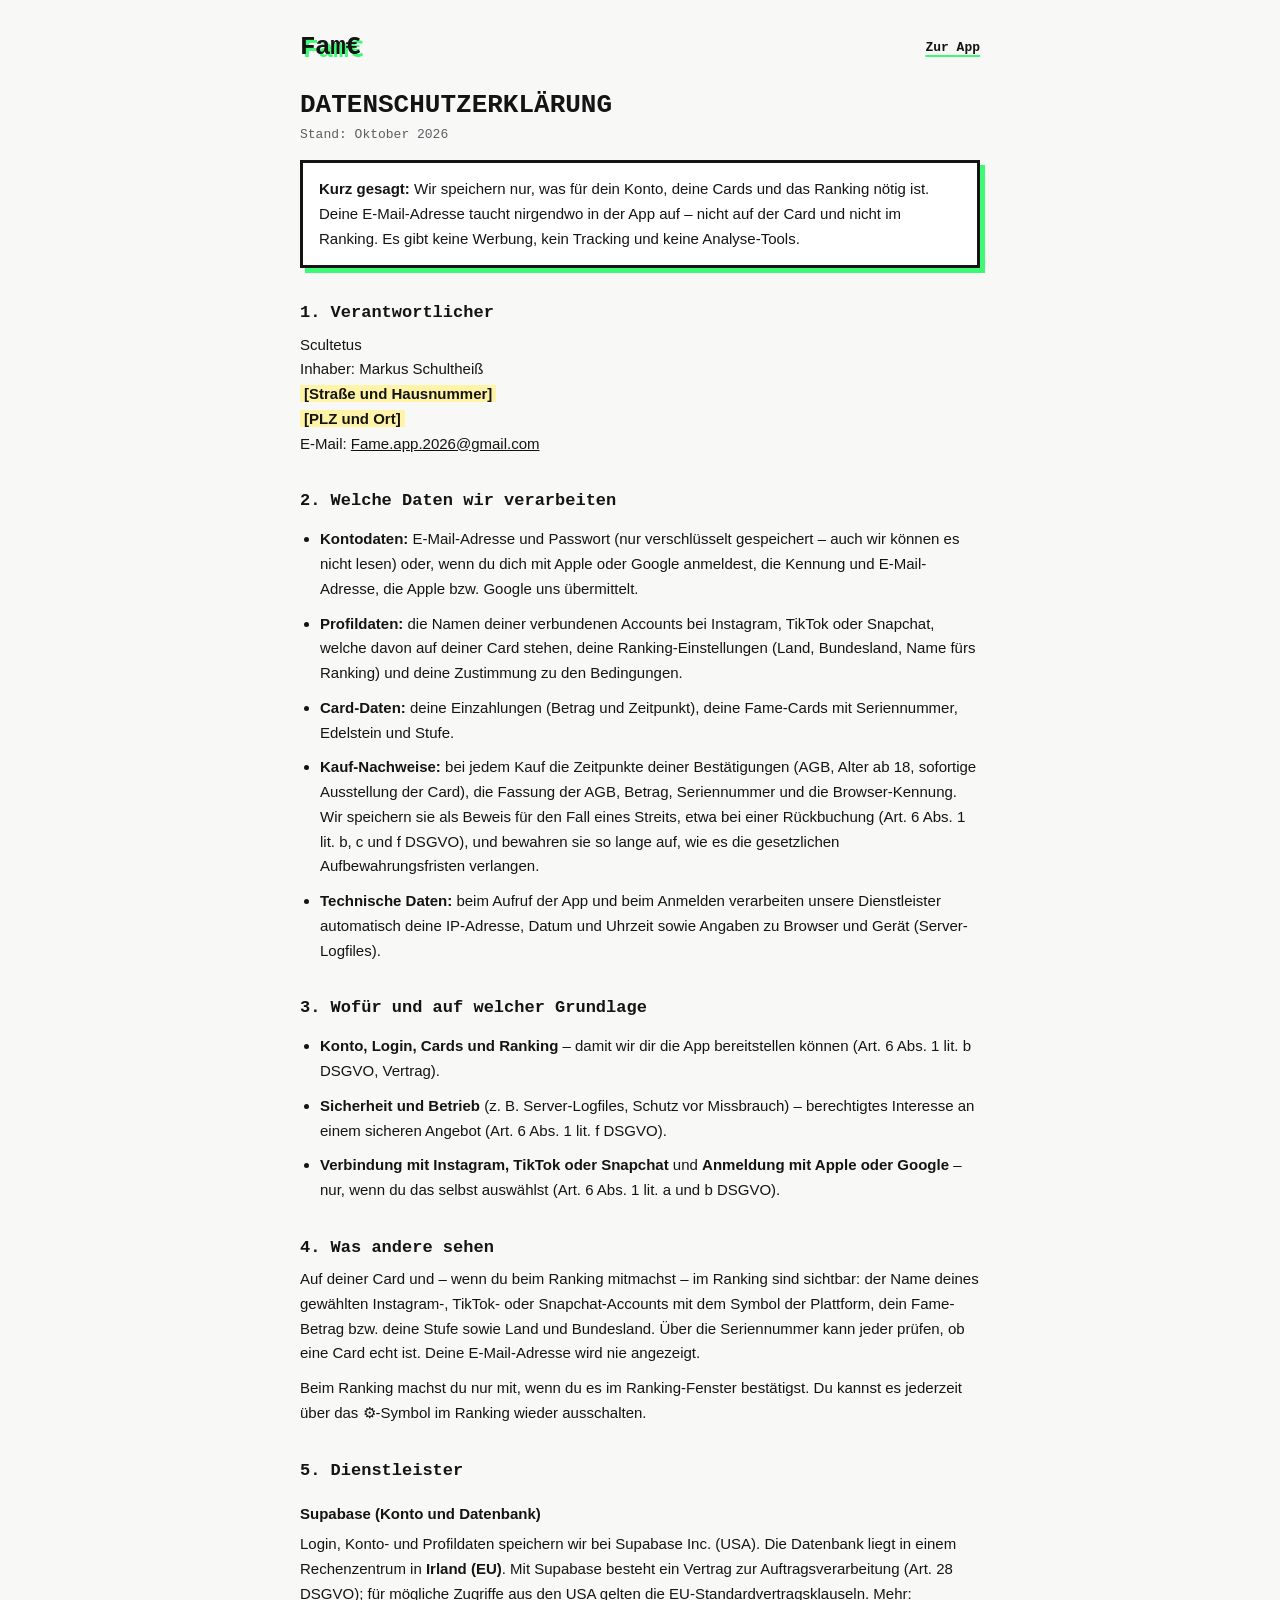
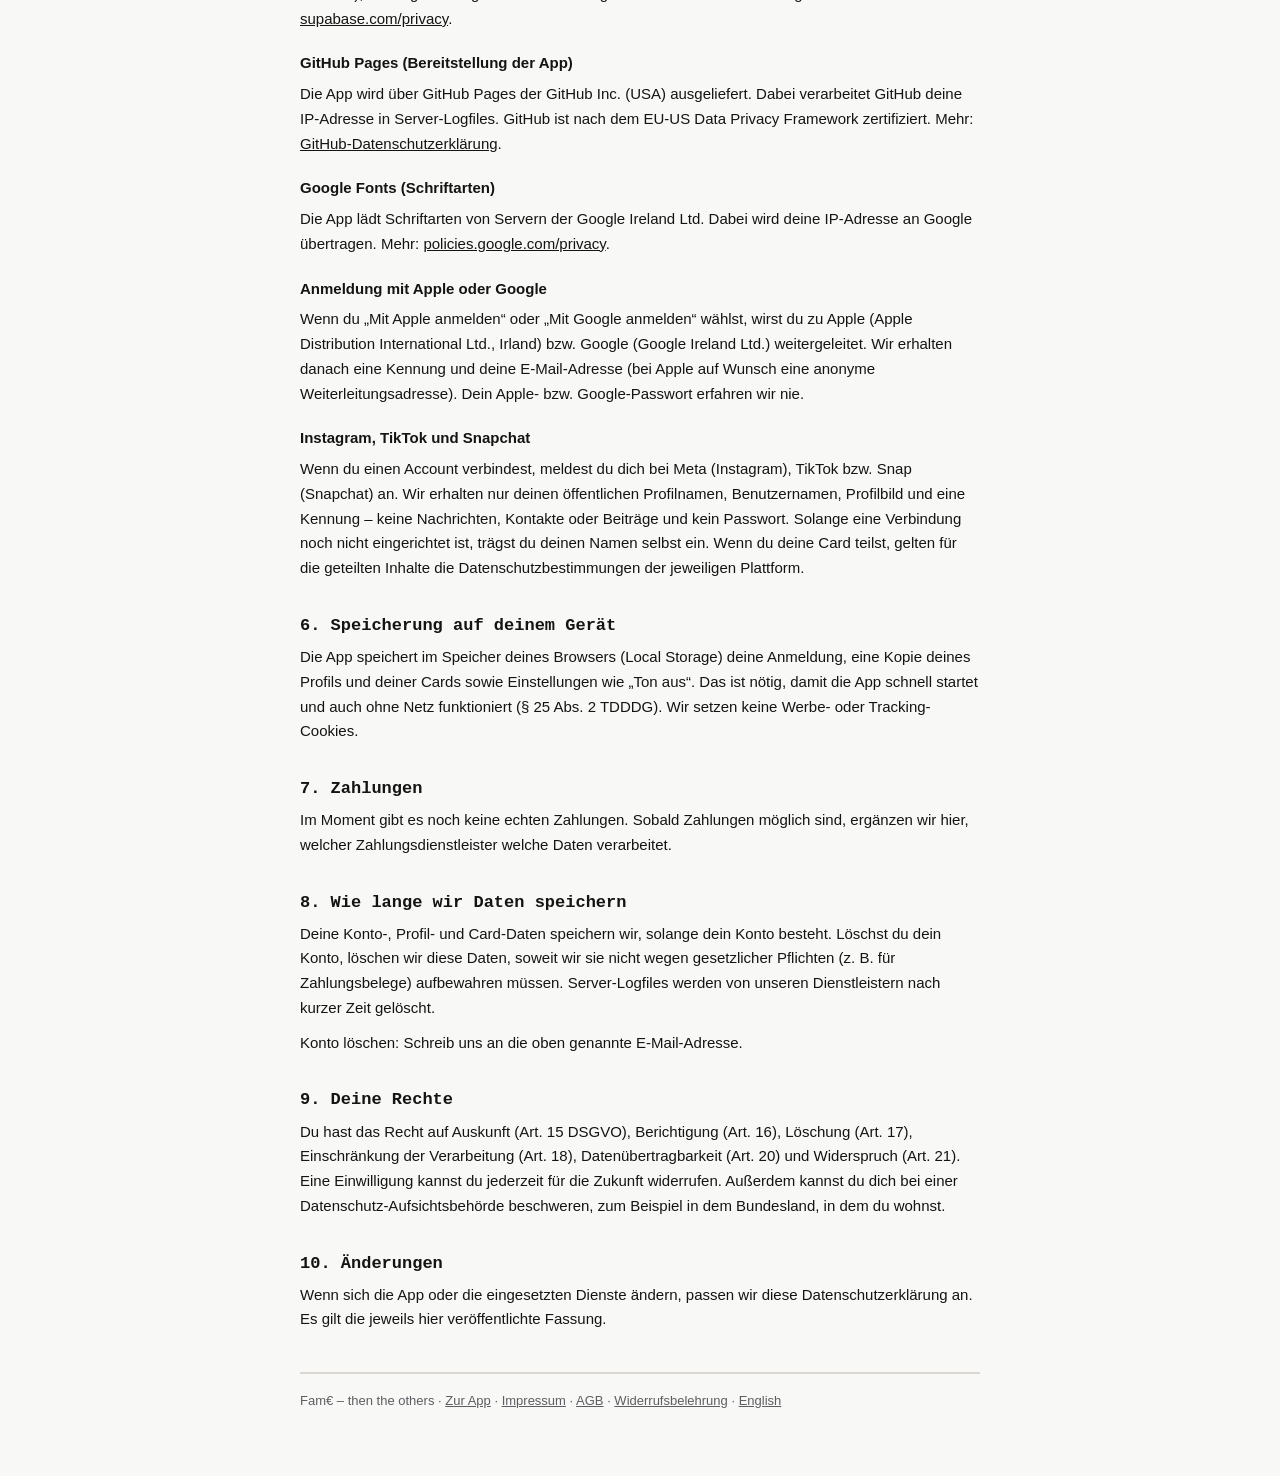
<file: datenschutz.html>
<!DOCTYPE html>
<html lang="de"><head><meta charset="utf-8"><title>Fame</title>
<meta http-equiv="refresh" content="0; url=app/datenschutz.html"><link rel="canonical" href="https://fame-app.de/app/datenschutz.html">
<script>location.replace("app/datenschutz.html" + location.search + location.hash);</script></head>
<body><a href="app/datenschutz.html">Weiter</a></body></html>
</file>
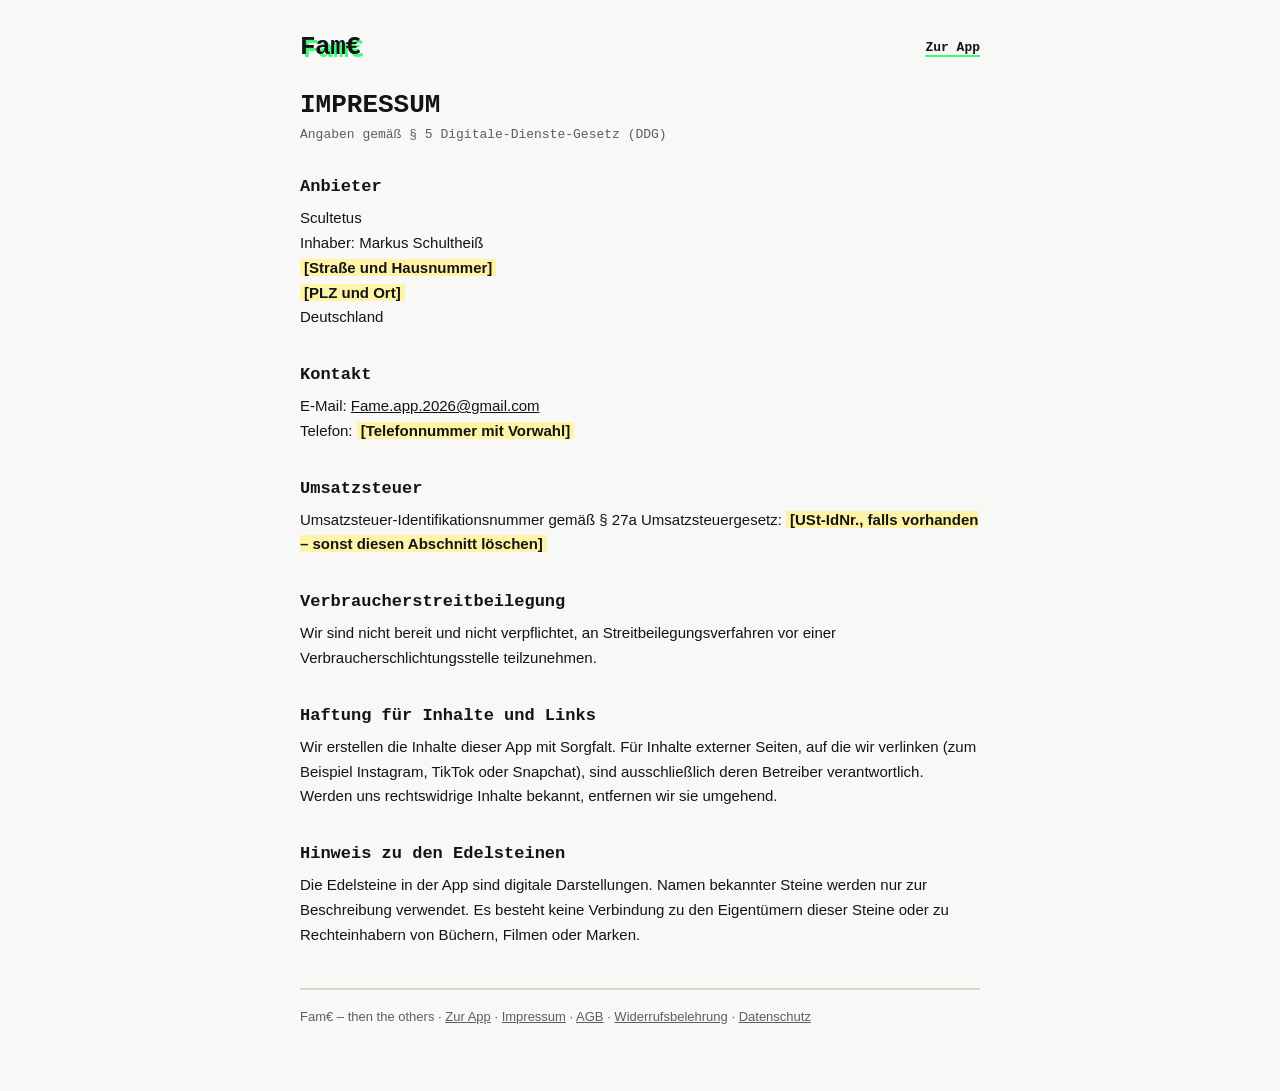
<file: impressum.html>
<!DOCTYPE html>
<html lang="de"><head><meta charset="utf-8"><title>Fame</title>
<meta http-equiv="refresh" content="0; url=app/impressum.html"><link rel="canonical" href="https://fame-app.de/app/impressum.html">
<script>location.replace("app/impressum.html" + location.search + location.hash);</script></head>
<body><a href="app/impressum.html">Weiter</a></body></html>
</file>
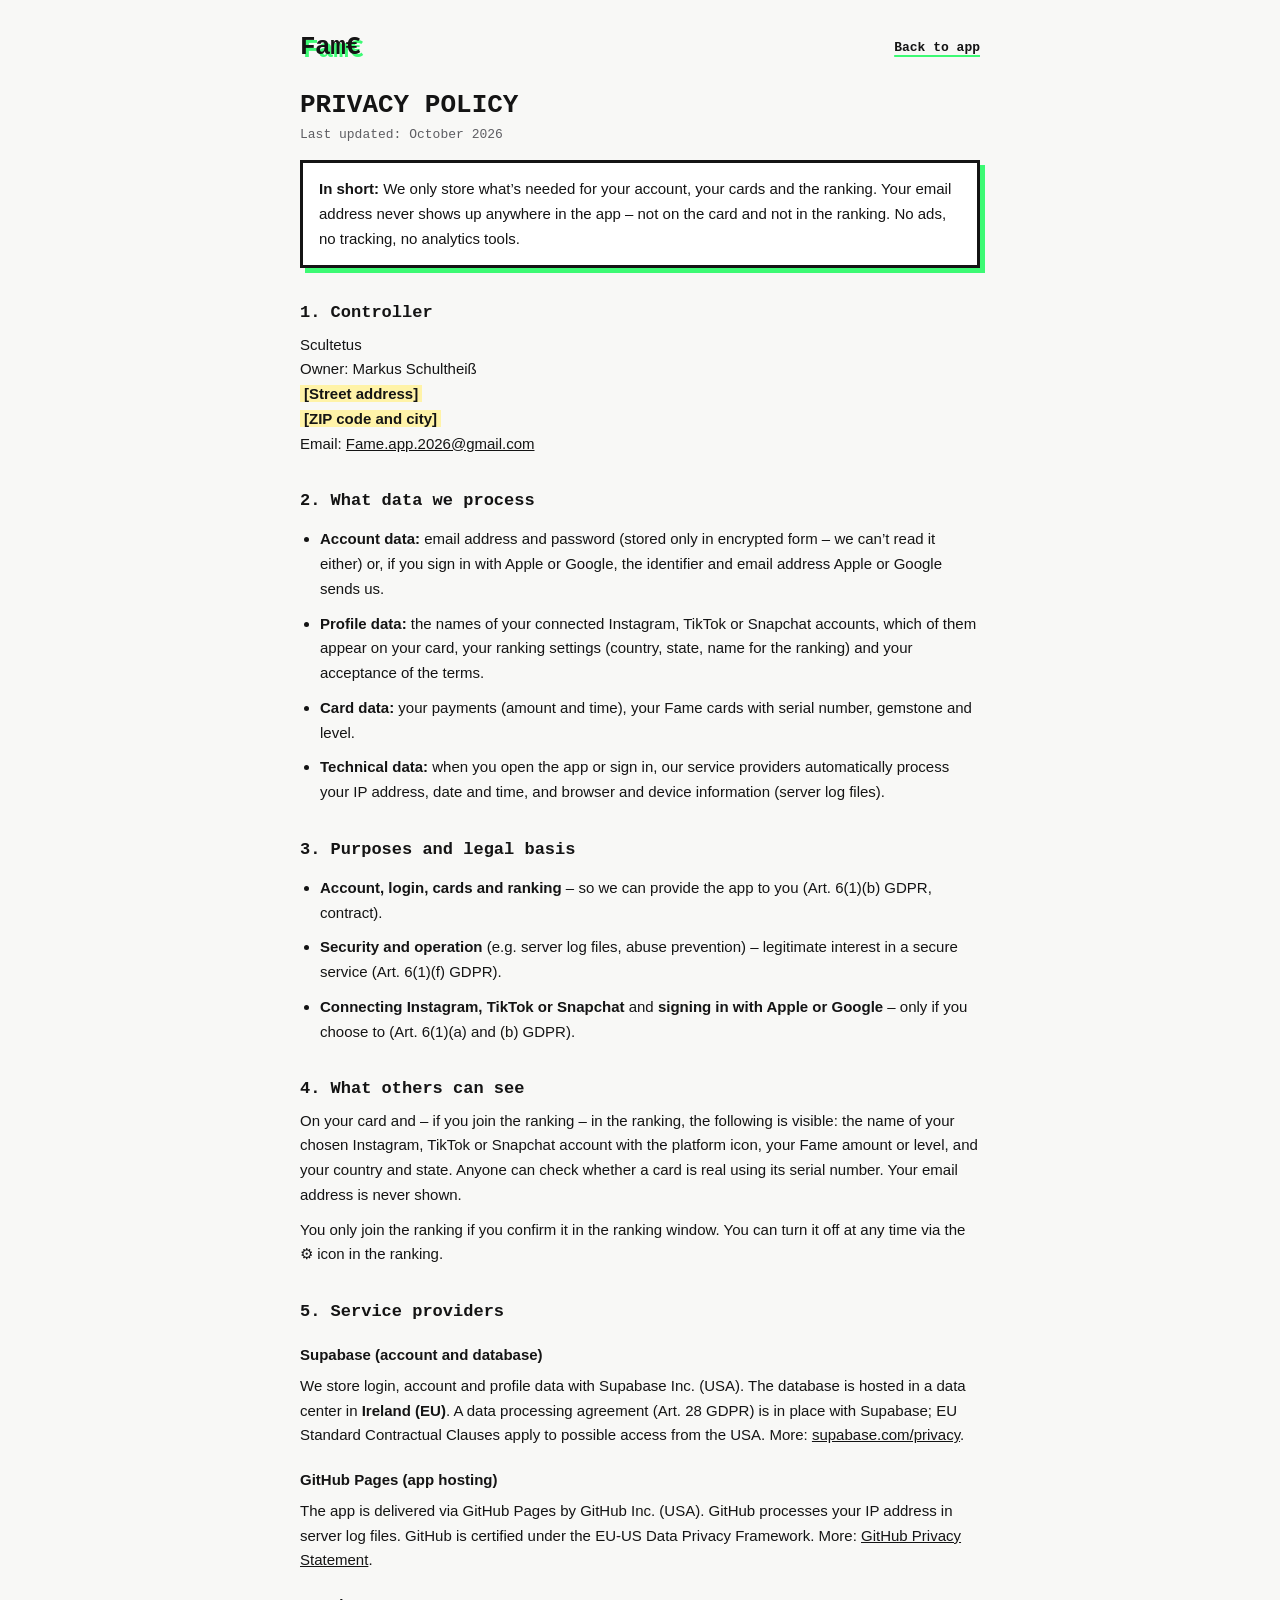
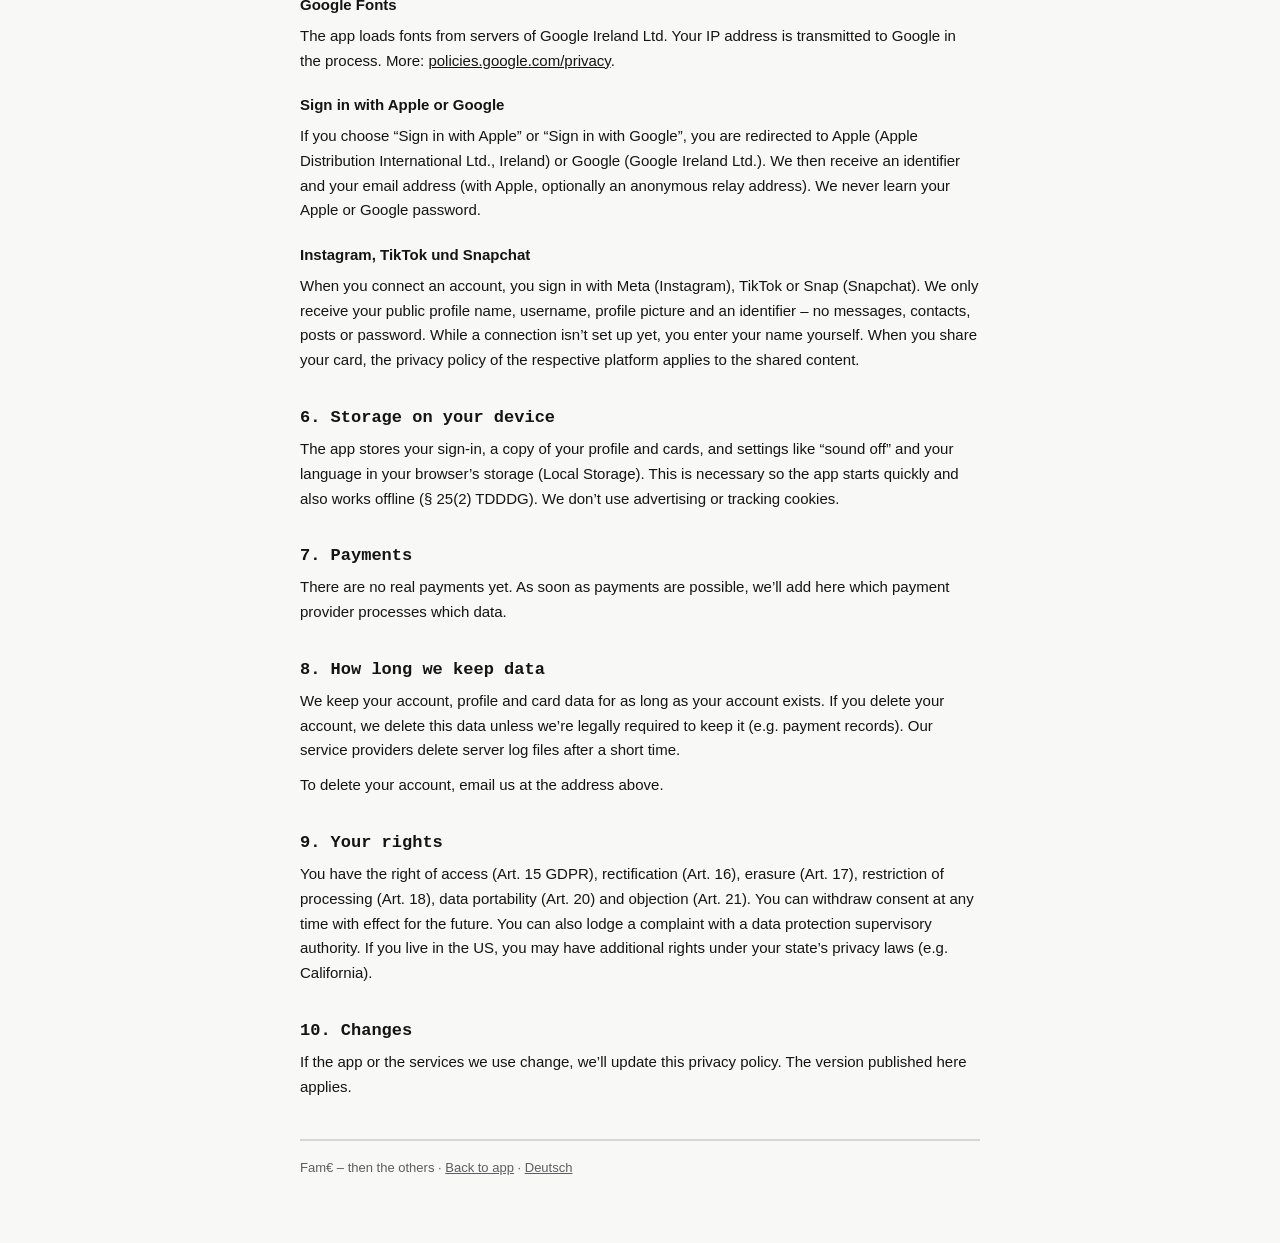
<file: privacy.html>
<!DOCTYPE html>
<html lang="de"><head><meta charset="utf-8"><title>Fame</title>
<meta http-equiv="refresh" content="0; url=app/privacy.html"><link rel="canonical" href="https://fame-app.de/app/privacy.html">
<script>location.replace("app/privacy.html" + location.search + location.hash);</script></head>
<body><a href="app/privacy.html">Weiter</a></body></html>
</file>
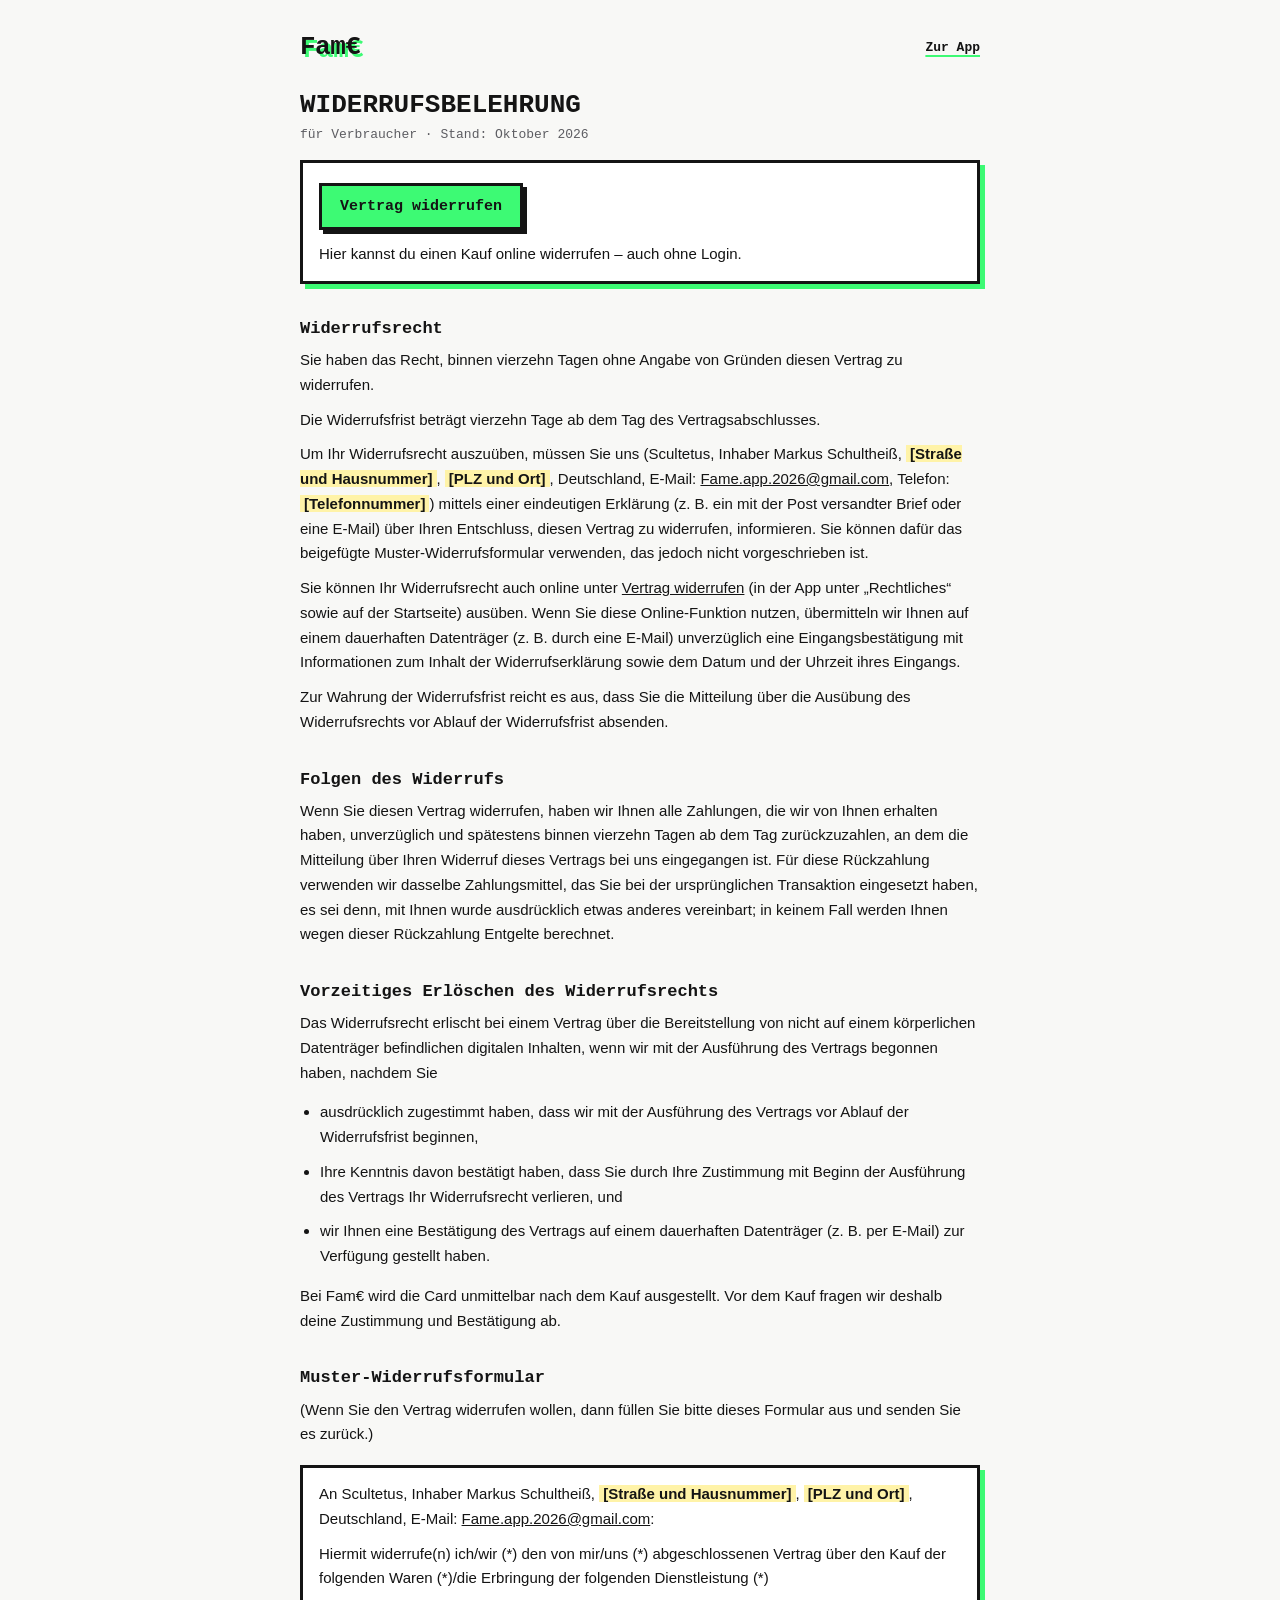
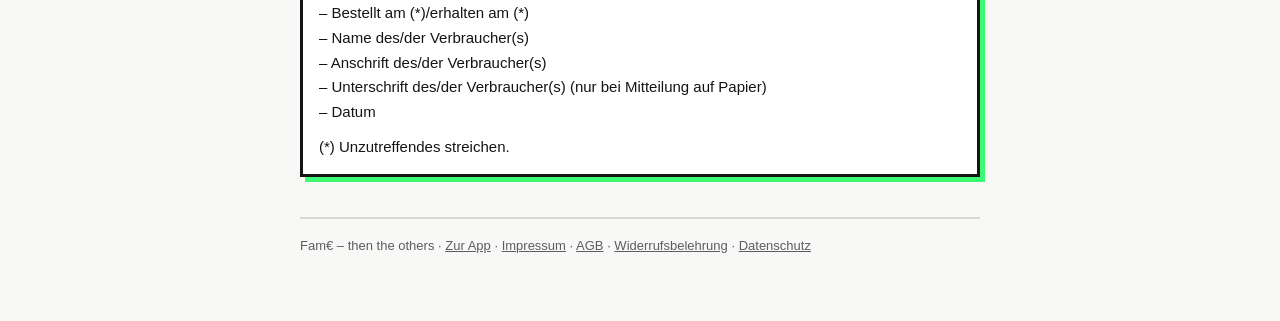
<file: widerruf.html>
<!DOCTYPE html>
<html lang="de"><head><meta charset="utf-8"><title>Fame</title>
<meta http-equiv="refresh" content="0; url=app/widerruf.html"><link rel="canonical" href="https://fame-app.de/app/widerruf.html">
<script>location.replace("app/widerruf.html" + location.search + location.hash);</script></head>
<body><a href="app/widerruf.html">Weiter</a></body></html>
</file>
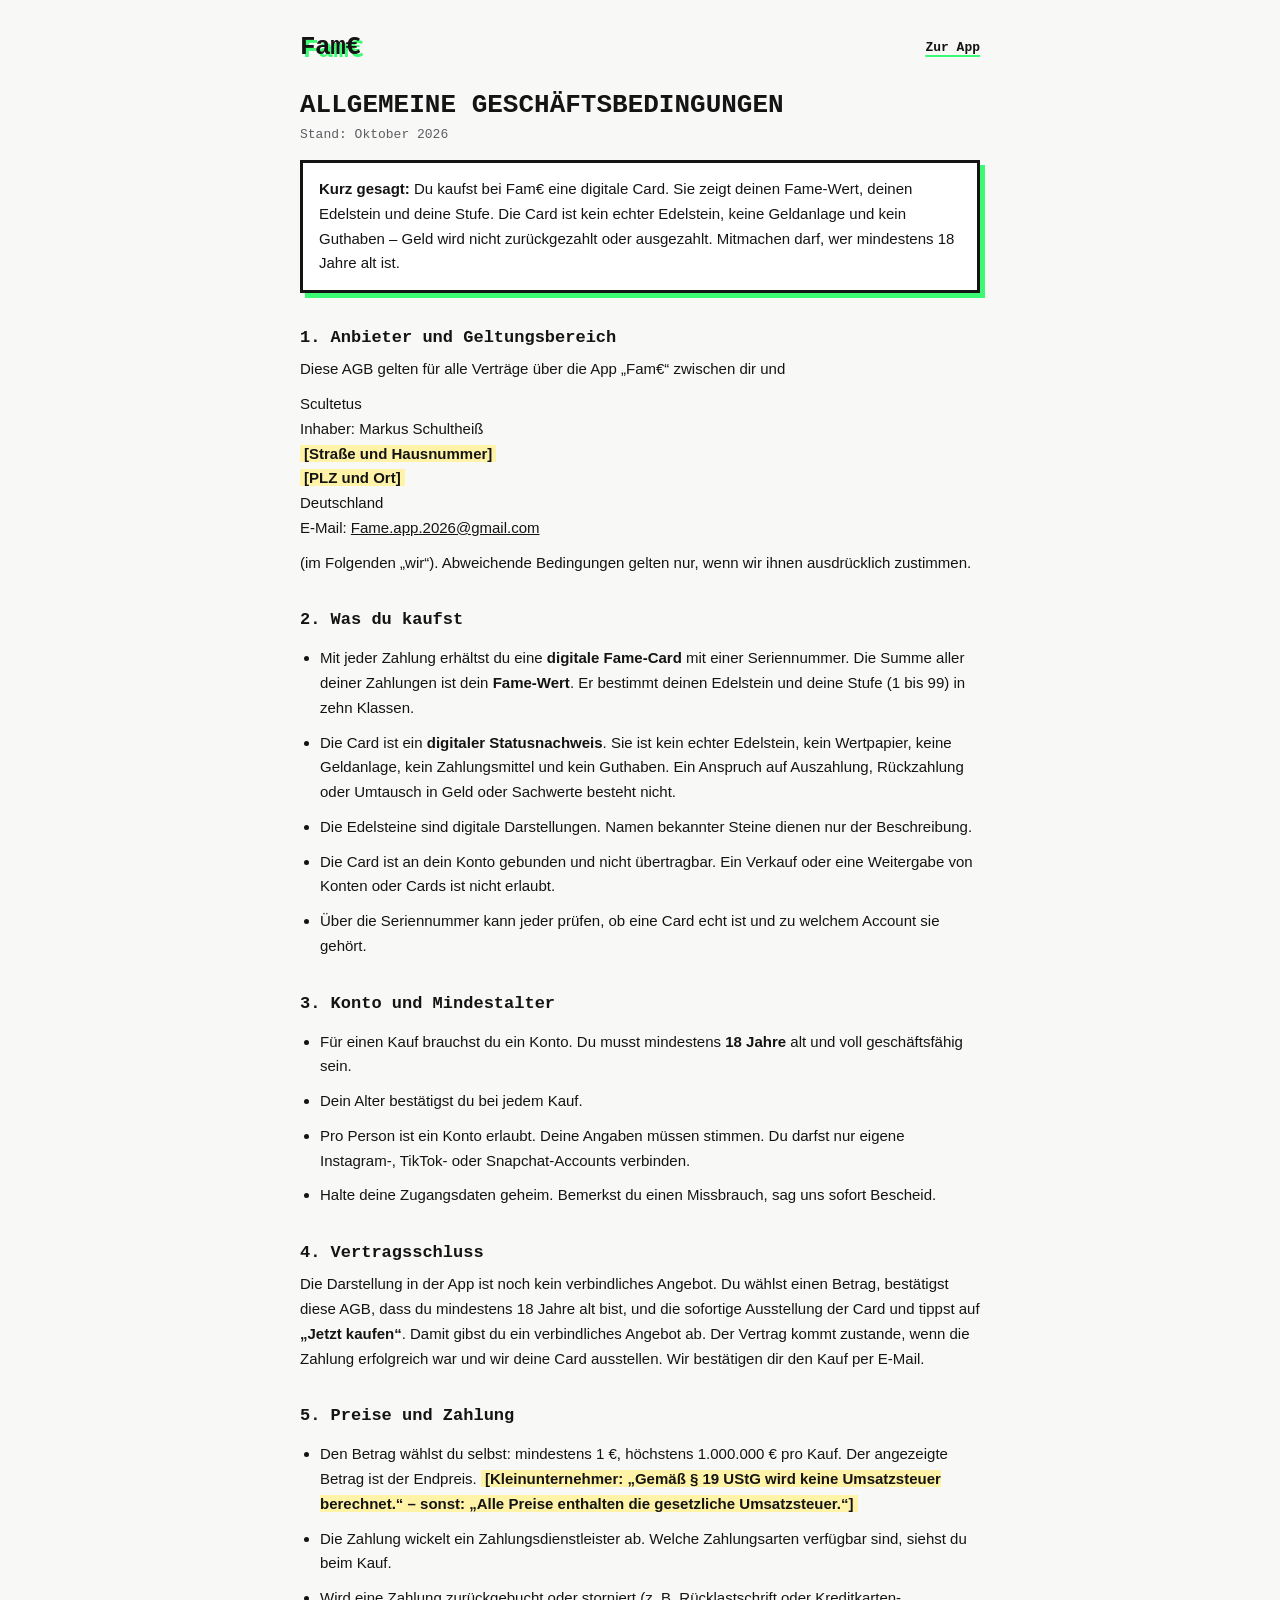
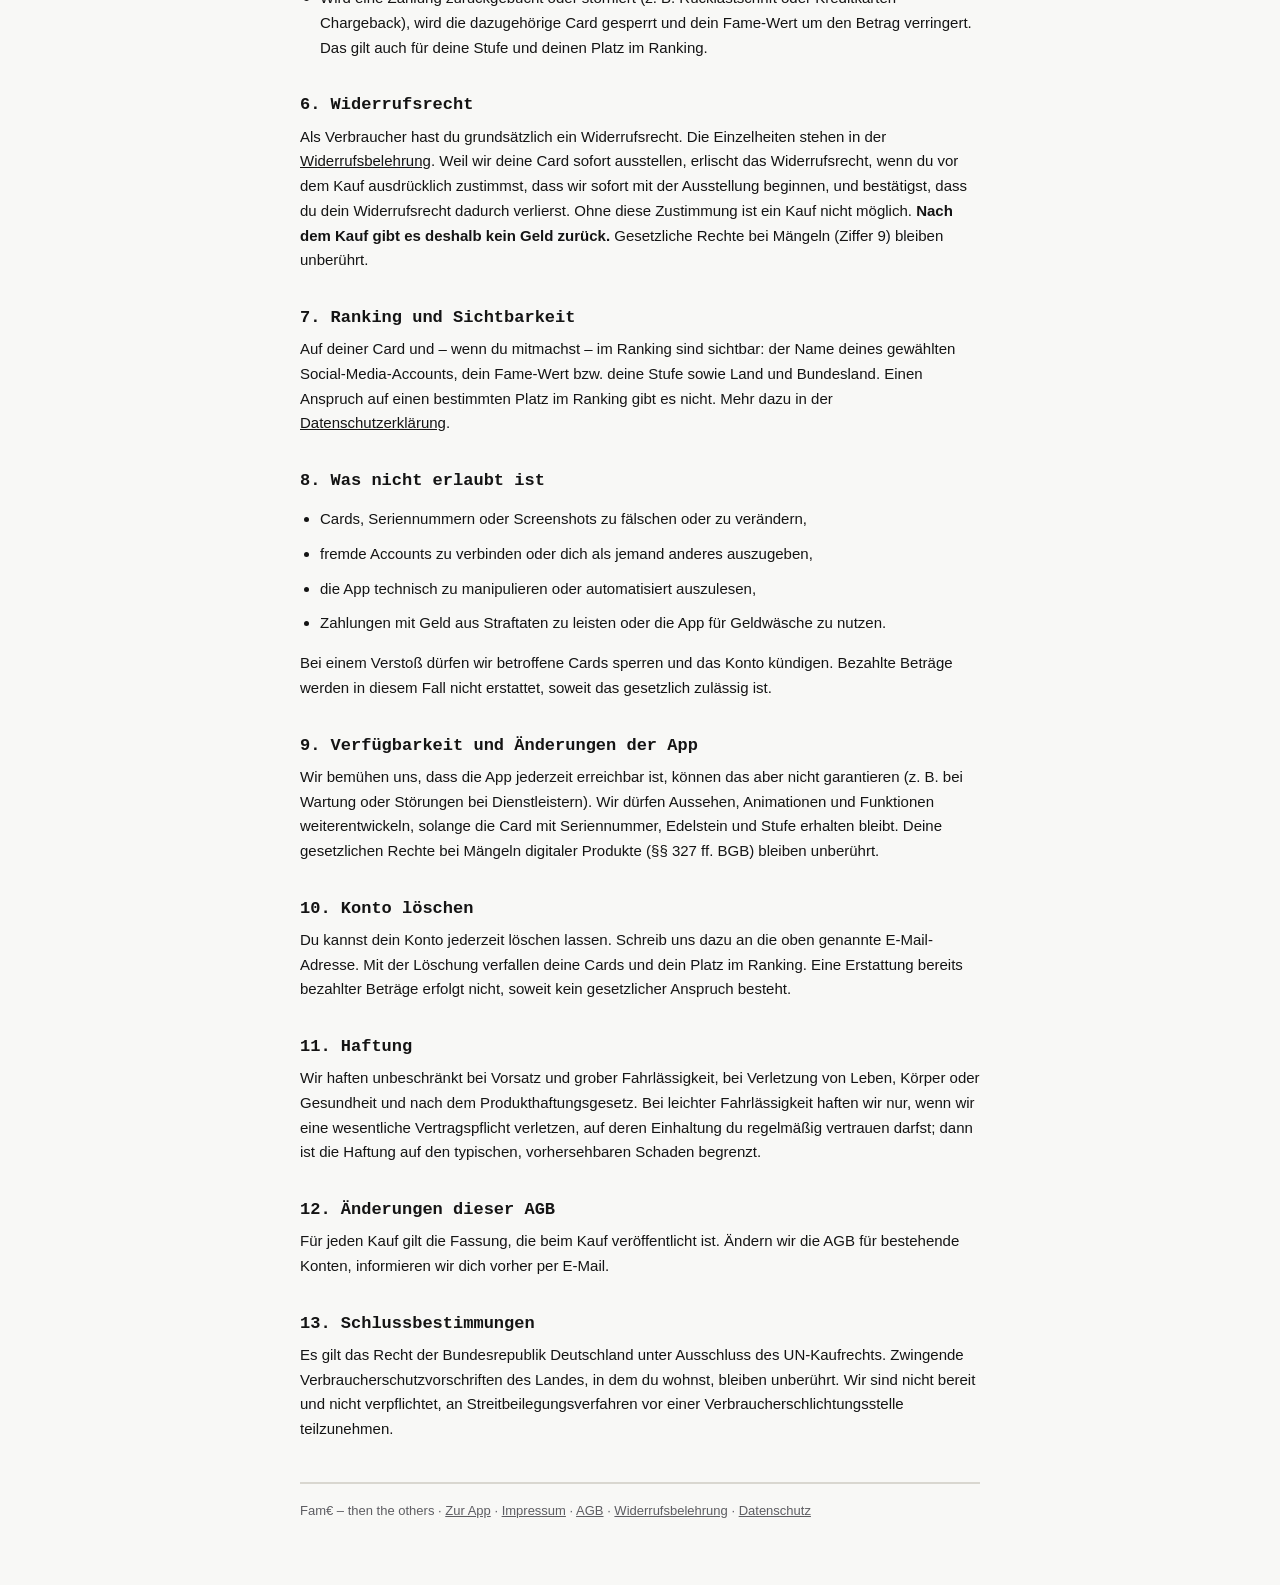
<file: app/agb.html>
<!DOCTYPE html>
<html lang="de">
<head>
<meta charset="utf-8">
<meta name="viewport" content="width=device-width, initial-scale=1, viewport-fit=cover">
<meta name="theme-color" content="#f8f8f6">
<title>AGB – Fam€</title>
<link rel="icon" href="assets/icon.svg" type="image/svg+xml">
<style>
  :root { --bg: #f8f8f6; --ink: #141414; --green: #3dfa74; --muted: #5d5d62; --mono: ui-monospace, "SFMono-Regular", Menlo, Consolas, monospace; }
  * { box-sizing: border-box; }
  body { margin: 0; background: var(--bg); color: var(--ink); font: 15px/1.65 -apple-system, "Segoe UI", Roboto, Helvetica, Arial, sans-serif; }
  main { max-width: 720px; margin: 0 auto; padding: 32px 20px 64px; }
  .top { display: flex; align-items: center; justify-content: space-between; gap: 12px; margin-bottom: 28px; }
  .logo { font: 800 26px var(--mono); letter-spacing: -0.02em; color: var(--ink); text-decoration: none; text-shadow: 3px 3px 0 var(--green); }
  .back { font: 600 13px var(--mono); color: var(--ink); text-decoration: underline; text-decoration-color: var(--green); text-decoration-thickness: 2px; text-underline-offset: 4px; }
  h1 { margin: 0 0 6px; font: 800 26px/1.2 var(--mono); text-transform: uppercase; }
  h2 { margin: 34px 0 8px; font: 800 17px/1.3 var(--mono); }
  h3 { margin: 20px 0 6px; font-size: 15px; }
  p, li { margin: 0 0 10px; }
  ul { padding-left: 20px; }
  .stand { color: var(--muted); font: 13px var(--mono); }
  .box { margin: 18px 0; padding: 14px 16px; border: 3px solid var(--ink); background: #fff; box-shadow: 5px 5px 0 var(--green); }
  .todo { background: #fff3a8; padding: 0 4px; font-weight: 700; }
  a { color: inherit; }
  footer { margin-top: 40px; padding-top: 16px; border-top: 2px solid #d9d7d0; color: var(--muted); font-size: 13px; }
  .withdraw { display: inline-block; margin: 6px 0 4px; padding: 12px 18px; border: 3px solid var(--ink); background: var(--green); color: var(--ink); font: 800 15px var(--mono); text-decoration: none; box-shadow: 4px 4px 0 var(--ink); }
  .withdraw:focus-visible { outline: 3px solid var(--ink); outline-offset: 3px; }
</style>
</head>
<body>
<main>
  <div class="top">
    <a class="logo" href="./">Fam€</a>
    <a class="back" href="./">Zur App</a>
  </div>

  <h1>Allgemeine Geschäftsbedingungen</h1>
  <p class="stand">Stand: Oktober 2026</p>

  <div class="box">
    <b>Kurz gesagt:</b> Du kaufst bei Fam€ eine digitale Card. Sie zeigt deinen Fame-Wert, deinen Edelstein und deine Stufe. Die Card ist kein echter Edelstein, keine Geldanlage und kein Guthaben – Geld wird nicht zurückgezahlt oder ausgezahlt. Mitmachen darf, wer mindestens 18 Jahre alt ist.
  </div>

  <h2>1. Anbieter und Geltungsbereich</h2>
  <p>Diese AGB gelten für alle Verträge über die App „Fam€“ zwischen dir und</p>
  <p>Scultetus<br>
    Inhaber: Markus Schultheiß<br>
    <span class="todo">[Straße und Hausnummer]</span><br>
    <span class="todo">[PLZ und Ort]</span><br>
    Deutschland<br>E-Mail: <a href="mailto:Fame.app.2026@gmail.com">Fame.app.2026@gmail.com</a></p>
  <p>(im Folgenden „wir“). Abweichende Bedingungen gelten nur, wenn wir ihnen ausdrücklich zustimmen.</p>

  <h2>2. Was du kaufst</h2>
  <ul>
    <li>Mit jeder Zahlung erhältst du eine <b>digitale Fame-Card</b> mit einer Seriennummer. Die Summe aller deiner Zahlungen ist dein <b>Fame-Wert</b>. Er bestimmt deinen Edelstein und deine Stufe (1 bis 99) in zehn Klassen.</li>
    <li>Die Card ist ein <b>digitaler Statusnachweis</b>. Sie ist kein echter Edelstein, kein Wertpapier, keine Geldanlage, kein Zahlungsmittel und kein Guthaben. Ein Anspruch auf Auszahlung, Rückzahlung oder Umtausch in Geld oder Sachwerte besteht nicht.</li>
    <li>Die Edelsteine sind digitale Darstellungen. Namen bekannter Steine dienen nur der Beschreibung.</li>
    <li>Die Card ist an dein Konto gebunden und nicht übertragbar. Ein Verkauf oder eine Weitergabe von Konten oder Cards ist nicht erlaubt.</li>
    <li>Über die Seriennummer kann jeder prüfen, ob eine Card echt ist und zu welchem Account sie gehört.</li>
  </ul>

  <h2>3. Konto und Mindestalter</h2>
  <ul>
    <li>Für einen Kauf brauchst du ein Konto. Du musst mindestens <b>18 Jahre</b> alt und voll geschäftsfähig sein.</li>
    <li>Dein Alter bestätigst du bei jedem Kauf.</li>
    <li>Pro Person ist ein Konto erlaubt. Deine Angaben müssen stimmen. Du darfst nur eigene Instagram-, TikTok- oder Snapchat-Accounts verbinden.</li>
    <li>Halte deine Zugangsdaten geheim. Bemerkst du einen Missbrauch, sag uns sofort Bescheid.</li>
  </ul>

  <h2>4. Vertragsschluss</h2>
  <p>Die Darstellung in der App ist noch kein verbindliches Angebot. Du wählst einen Betrag, bestätigst diese AGB, dass du mindestens 18 Jahre alt bist, und die sofortige Ausstellung der Card und tippst auf <b>„Jetzt kaufen“</b>. Damit gibst du ein verbindliches Angebot ab. Der Vertrag kommt zustande, wenn die Zahlung erfolgreich war und wir deine Card ausstellen. Wir bestätigen dir den Kauf per E-Mail.</p>

  <h2>5. Preise und Zahlung</h2>
  <ul>
    <li>Den Betrag wählst du selbst: mindestens 1 €, höchstens 1.000.000 € pro Kauf. Der angezeigte Betrag ist der Endpreis. <span class="todo">[Kleinunternehmer: „Gemäß § 19 UStG wird keine Umsatzsteuer berechnet.“ – sonst: „Alle Preise enthalten die gesetzliche Umsatzsteuer.“]</span></li>
    <li>Die Zahlung wickelt ein Zahlungsdienstleister ab. Welche Zahlungsarten verfügbar sind, siehst du beim Kauf.</li>
    <li>Wird eine Zahlung zurückgebucht oder storniert (z. B. Rücklastschrift oder Kreditkarten-Chargeback), wird die dazugehörige Card gesperrt und dein Fame-Wert um den Betrag verringert. Das gilt auch für deine Stufe und deinen Platz im Ranking.</li>
  </ul>

  <h2>6. Widerrufsrecht</h2>
  <p>Als Verbraucher hast du grundsätzlich ein Widerrufsrecht. Die Einzelheiten stehen in der <a href="widerruf.html">Widerrufsbelehrung</a>. Weil wir deine Card sofort ausstellen, erlischt das Widerrufsrecht, wenn du vor dem Kauf ausdrücklich zustimmst, dass wir sofort mit der Ausstellung beginnen, und bestätigst, dass du dein Widerrufsrecht dadurch verlierst. Ohne diese Zustimmung ist ein Kauf nicht möglich. <b>Nach dem Kauf gibt es deshalb kein Geld zurück.</b> Gesetzliche Rechte bei Mängeln (Ziffer 9) bleiben unberührt.</p>

  <h2>7. Ranking und Sichtbarkeit</h2>
  <p>Auf deiner Card und – wenn du mitmachst – im Ranking sind sichtbar: der Name deines gewählten Social-Media-Accounts, dein Fame-Wert bzw. deine Stufe sowie Land und Bundesland. Einen Anspruch auf einen bestimmten Platz im Ranking gibt es nicht. Mehr dazu in der <a href="datenschutz.html">Datenschutzerklärung</a>.</p>

  <h2>8. Was nicht erlaubt ist</h2>
  <ul>
    <li>Cards, Seriennummern oder Screenshots zu fälschen oder zu verändern,</li>
    <li>fremde Accounts zu verbinden oder dich als jemand anderes auszugeben,</li>
    <li>die App technisch zu manipulieren oder automatisiert auszulesen,</li>
    <li>Zahlungen mit Geld aus Straftaten zu leisten oder die App für Geldwäsche zu nutzen.</li>
  </ul>
  <p>Bei einem Verstoß dürfen wir betroffene Cards sperren und das Konto kündigen. Bezahlte Beträge werden in diesem Fall nicht erstattet, soweit das gesetzlich zulässig ist.</p>

  <h2>9. Verfügbarkeit und Änderungen der App</h2>
  <p>Wir bemühen uns, dass die App jederzeit erreichbar ist, können das aber nicht garantieren (z. B. bei Wartung oder Störungen bei Dienstleistern). Wir dürfen Aussehen, Animationen und Funktionen weiterentwickeln, solange die Card mit Seriennummer, Edelstein und Stufe erhalten bleibt. Deine gesetzlichen Rechte bei Mängeln digitaler Produkte (§§ 327 ff. BGB) bleiben unberührt.</p>

  <h2>10. Konto löschen</h2>
  <p>Du kannst dein Konto jederzeit löschen lassen. Schreib uns dazu an die oben genannte E-Mail-Adresse. Mit der Löschung verfallen deine Cards und dein Platz im Ranking. Eine Erstattung bereits bezahlter Beträge erfolgt nicht, soweit kein gesetzlicher Anspruch besteht.</p>

  <h2>11. Haftung</h2>
  <p>Wir haften unbeschränkt bei Vorsatz und grober Fahrlässigkeit, bei Verletzung von Leben, Körper oder Gesundheit und nach dem Produkthaftungsgesetz. Bei leichter Fahrlässigkeit haften wir nur, wenn wir eine wesentliche Vertragspflicht verletzen, auf deren Einhaltung du regelmäßig vertrauen darfst; dann ist die Haftung auf den typischen, vorhersehbaren Schaden begrenzt.</p>

  <h2>12. Änderungen dieser AGB</h2>
  <p>Für jeden Kauf gilt die Fassung, die beim Kauf veröffentlicht ist. Ändern wir die AGB für bestehende Konten, informieren wir dich vorher per E-Mail.</p>

  <h2>13. Schlussbestimmungen</h2>
  <p>Es gilt das Recht der Bundesrepublik Deutschland unter Ausschluss des UN-Kaufrechts. Zwingende Verbraucherschutzvorschriften des Landes, in dem du wohnst, bleiben unberührt. Wir sind nicht bereit und nicht verpflichtet, an Streitbeilegungsverfahren vor einer Verbraucherschlichtungsstelle teilzunehmen.</p>

  <footer>Fam€ – then the others · <a href="./">Zur App</a> · <a href="impressum.html">Impressum</a> · <a href="agb.html">AGB</a> · <a href="widerruf.html">Widerrufsbelehrung</a> · <a href="datenschutz.html">Datenschutz</a></footer>
</main>
</body>
</html>
</file>
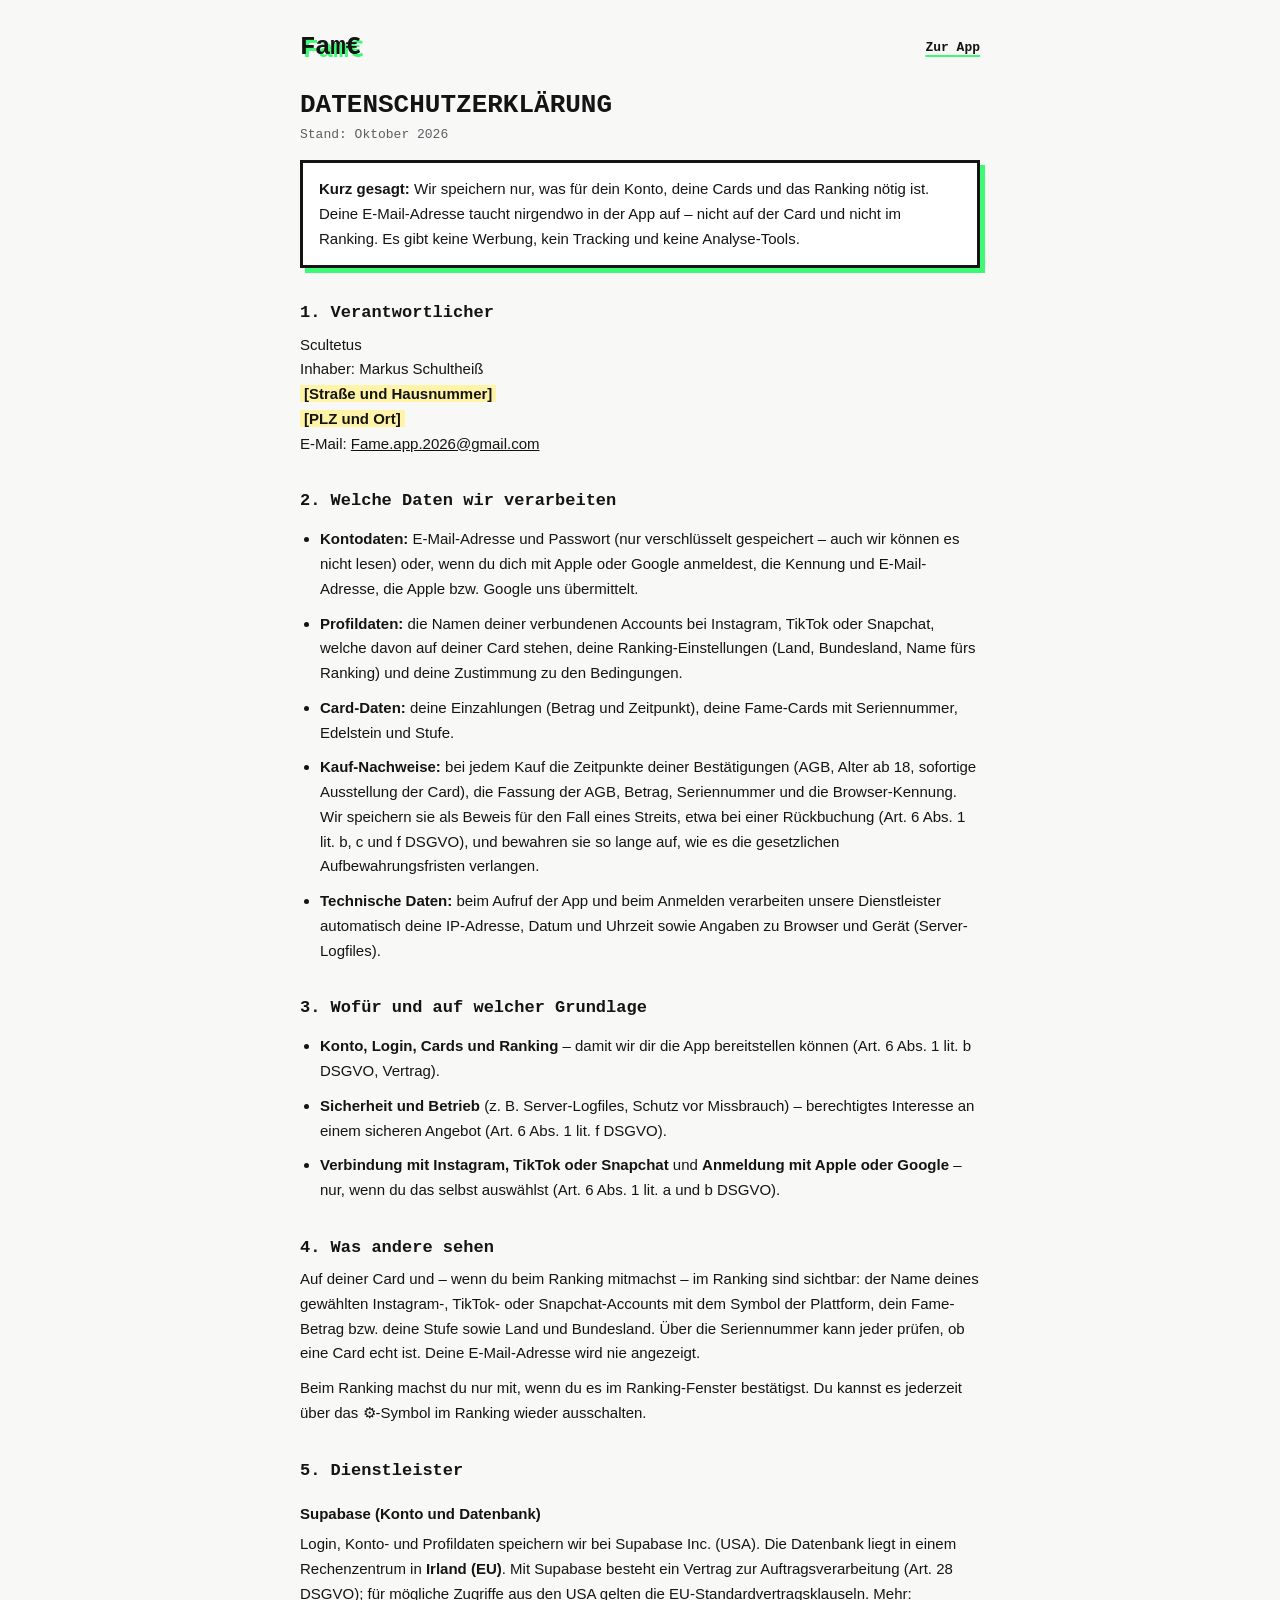
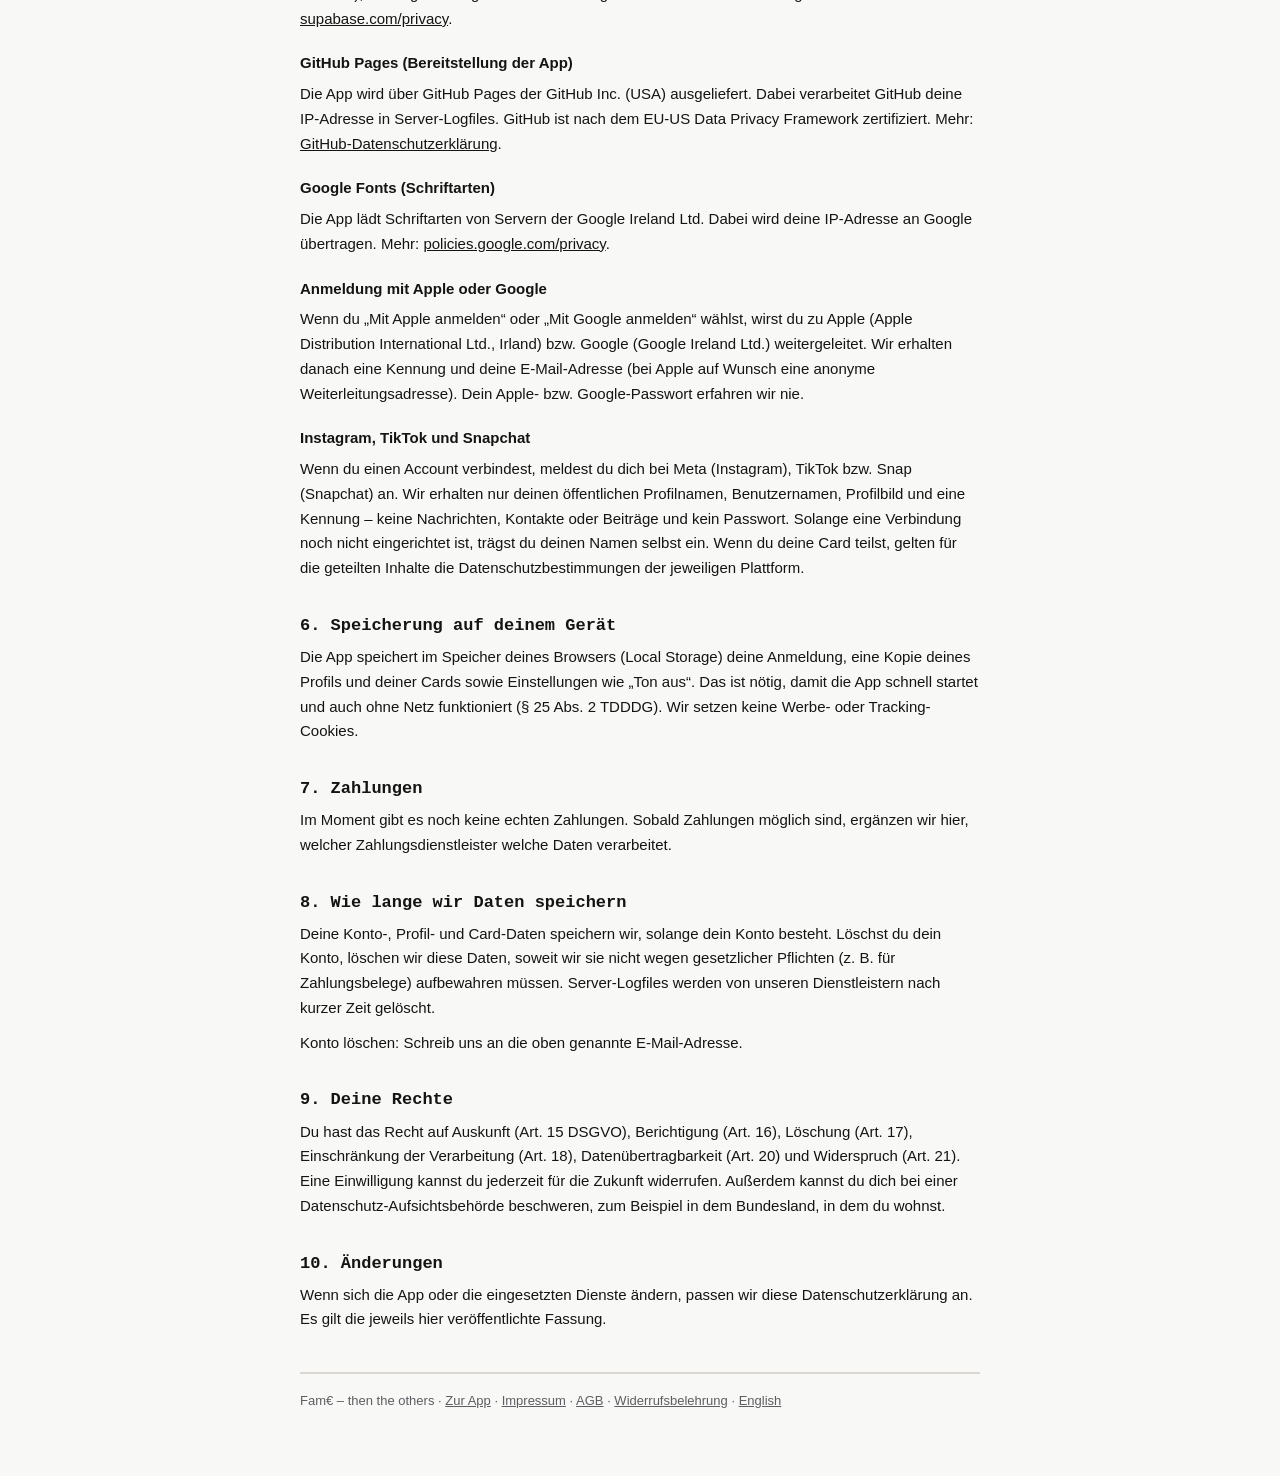
<file: app/datenschutz.html>
<!DOCTYPE html>
<html lang="de">
<head>
<meta charset="utf-8">
<meta name="viewport" content="width=device-width, initial-scale=1, viewport-fit=cover">
<meta name="theme-color" content="#f8f8f6">
<title>Datenschutzerklärung – Fam€</title>
<link rel="icon" href="assets/icon.svg" type="image/svg+xml">
<style>
  :root { --bg: #f8f8f6; --ink: #141414; --green: #3dfa74; --muted: #5d5d62; --mono: ui-monospace, "SFMono-Regular", Menlo, Consolas, monospace; }
  * { box-sizing: border-box; }
  body { margin: 0; background: var(--bg); color: var(--ink); font: 15px/1.65 -apple-system, "Segoe UI", Roboto, Helvetica, Arial, sans-serif; }
  main { max-width: 720px; margin: 0 auto; padding: 32px 20px 64px; }
  .top { display: flex; align-items: center; justify-content: space-between; gap: 12px; margin-bottom: 28px; }
  .logo { font: 800 26px var(--mono); letter-spacing: -0.02em; color: var(--ink); text-decoration: none; text-shadow: 3px 3px 0 var(--green); }
  .back { font: 600 13px var(--mono); color: var(--ink); text-decoration: underline; text-decoration-color: var(--green); text-decoration-thickness: 2px; text-underline-offset: 4px; }
  h1 { margin: 0 0 6px; font: 800 26px/1.2 var(--mono); text-transform: uppercase; }
  h2 { margin: 34px 0 8px; font: 800 17px/1.3 var(--mono); }
  h3 { margin: 20px 0 6px; font-size: 15px; }
  p, li { margin: 0 0 10px; }
  ul { padding-left: 20px; }
  .stand { color: var(--muted); font: 13px var(--mono); }
  .box { margin: 18px 0; padding: 14px 16px; border: 3px solid var(--ink); background: #fff; box-shadow: 5px 5px 0 var(--green); }
  .todo { background: #fff3a8; padding: 0 4px; font-weight: 700; }
  a { color: inherit; }
  footer { margin-top: 40px; padding-top: 16px; border-top: 2px solid #d9d7d0; color: var(--muted); font-size: 13px; }
</style>
</head>
<body>
<main>
  <div class="top">
    <a class="logo" href="./">Fam€</a>
    <a class="back" href="./">Zur App</a>
  </div>

  <h1>Datenschutzerklärung</h1>
  <p class="stand">Stand: Oktober 2026</p>

  <div class="box">
    <b>Kurz gesagt:</b> Wir speichern nur, was für dein Konto, deine Cards und das Ranking nötig ist.
    Deine E-Mail-Adresse taucht nirgendwo in der App auf – nicht auf der Card und nicht im Ranking.
    Es gibt keine Werbung, kein Tracking und keine Analyse-Tools.
  </div>

  <h2>1. Verantwortlicher</h2>
  <p>
    Scultetus<br>
    Inhaber: Markus Schultheiß<br>
    <span class="todo">[Straße und Hausnummer]</span><br>
    <span class="todo">[PLZ und Ort]</span><br>
    E-Mail: <a href="mailto:Fame.app.2026@gmail.com">Fame.app.2026@gmail.com</a>
  </p>

  <h2>2. Welche Daten wir verarbeiten</h2>
  <ul>
    <li><b>Kontodaten:</b> E-Mail-Adresse und Passwort (nur verschlüsselt gespeichert – auch wir können es nicht lesen) oder, wenn du dich mit Apple oder Google anmeldest, die Kennung und E-Mail-Adresse, die Apple bzw. Google uns übermittelt.</li>
    <li><b>Profildaten:</b> die Namen deiner verbundenen Accounts bei Instagram, TikTok oder Snapchat, welche davon auf deiner Card stehen, deine Ranking-Einstellungen (Land, Bundesland, Name fürs Ranking) und deine Zustimmung zu den Bedingungen.</li>
    <li><b>Card-Daten:</b> deine Einzahlungen (Betrag und Zeitpunkt), deine Fame-Cards mit Seriennummer, Edelstein und Stufe.</li>
    <li><b>Kauf-Nachweise:</b> bei jedem Kauf die Zeitpunkte deiner Bestätigungen (AGB, Alter ab 18, sofortige Ausstellung der Card), die Fassung der AGB, Betrag, Seriennummer und die Browser-Kennung. Wir speichern sie als Beweis für den Fall eines Streits, etwa bei einer Rückbuchung (Art. 6 Abs. 1 lit. b, c und f DSGVO), und bewahren sie so lange auf, wie es die gesetzlichen Aufbewahrungsfristen verlangen.</li>
    <li><b>Technische Daten:</b> beim Aufruf der App und beim Anmelden verarbeiten unsere Dienstleister automatisch deine IP-Adresse, Datum und Uhrzeit sowie Angaben zu Browser und Gerät (Server-Logfiles).</li>
  </ul>

  <h2>3. Wofür und auf welcher Grundlage</h2>
  <ul>
    <li><b>Konto, Login, Cards und Ranking</b> – damit wir dir die App bereitstellen können (Art. 6 Abs. 1 lit. b DSGVO, Vertrag).</li>
    <li><b>Sicherheit und Betrieb</b> (z. B. Server-Logfiles, Schutz vor Missbrauch) – berechtigtes Interesse an einem sicheren Angebot (Art. 6 Abs. 1 lit. f DSGVO).</li>
    <li><b>Verbindung mit Instagram, TikTok oder Snapchat</b> und <b>Anmeldung mit Apple oder Google</b> – nur, wenn du das selbst auswählst (Art. 6 Abs. 1 lit. a und b DSGVO).</li>
  </ul>

  <h2>4. Was andere sehen</h2>
  <p>Auf deiner Card und – wenn du beim Ranking mitmachst – im Ranking sind sichtbar: der Name deines gewählten Instagram-, TikTok- oder Snapchat-Accounts mit dem Symbol der Plattform, dein Fame-Betrag bzw. deine Stufe sowie Land und Bundesland. Über die Seriennummer kann jeder prüfen, ob eine Card echt ist. Deine E-Mail-Adresse wird nie angezeigt.</p>
  <p>Beim Ranking machst du nur mit, wenn du es im Ranking-Fenster bestätigst. Du kannst es jederzeit über das ⚙-Symbol im Ranking wieder ausschalten.</p>

  <h2>5. Dienstleister</h2>

  <h3>Supabase (Konto und Datenbank)</h3>
  <p>Login, Konto- und Profildaten speichern wir bei Supabase Inc. (USA). Die Datenbank liegt in einem Rechenzentrum in <b>Irland (EU)</b>. Mit Supabase besteht ein Vertrag zur Auftragsverarbeitung (Art. 28 DSGVO); für mögliche Zugriffe aus den USA gelten die EU-Standardvertragsklauseln. Mehr: <a href="https://supabase.com/privacy" rel="noopener">supabase.com/privacy</a>.</p>

  <h3>GitHub Pages (Bereitstellung der App)</h3>
  <p>Die App wird über GitHub Pages der GitHub Inc. (USA) ausgeliefert. Dabei verarbeitet GitHub deine IP-Adresse in Server-Logfiles. GitHub ist nach dem EU-US Data Privacy Framework zertifiziert. Mehr: <a href="https://docs.github.com/de/site-policy/privacy-policies/github-general-privacy-statement" rel="noopener">GitHub-Datenschutzerklärung</a>.</p>

  <h3>Google Fonts (Schriftarten)</h3>
  <p>Die App lädt Schriftarten von Servern der Google Ireland Ltd. Dabei wird deine IP-Adresse an Google übertragen. Mehr: <a href="https://policies.google.com/privacy" rel="noopener">policies.google.com/privacy</a>.</p>

  <h3>Anmeldung mit Apple oder Google</h3>
  <p>Wenn du „Mit Apple anmelden“ oder „Mit Google anmelden“ wählst, wirst du zu Apple (Apple Distribution International Ltd., Irland) bzw. Google (Google Ireland Ltd.) weitergeleitet. Wir erhalten danach eine Kennung und deine E-Mail-Adresse (bei Apple auf Wunsch eine anonyme Weiterleitungsadresse). Dein Apple- bzw. Google-Passwort erfahren wir nie.</p>

  <h3>Instagram, TikTok und Snapchat</h3>
  <p>Wenn du einen Account verbindest, meldest du dich bei Meta (Instagram), TikTok bzw. Snap (Snapchat) an. Wir erhalten nur deinen öffentlichen Profilnamen, Benutzernamen, Profilbild und eine Kennung – keine Nachrichten, Kontakte oder Beiträge und kein Passwort. Solange eine Verbindung noch nicht eingerichtet ist, trägst du deinen Namen selbst ein. Wenn du deine Card teilst, gelten für die geteilten Inhalte die Datenschutzbestimmungen der jeweiligen Plattform.</p>

  <h2>6. Speicherung auf deinem Gerät</h2>
  <p>Die App speichert im Speicher deines Browsers (Local Storage) deine Anmeldung, eine Kopie deines Profils und deiner Cards sowie Einstellungen wie „Ton aus“. Das ist nötig, damit die App schnell startet und auch ohne Netz funktioniert (§ 25 Abs. 2 TDDDG). Wir setzen keine Werbe- oder Tracking-Cookies.</p>

  <h2>7. Zahlungen</h2>
  <p>Im Moment gibt es noch keine echten Zahlungen. Sobald Zahlungen möglich sind, ergänzen wir hier, welcher Zahlungsdienstleister welche Daten verarbeitet.</p>

  <h2>8. Wie lange wir Daten speichern</h2>
  <p>Deine Konto-, Profil- und Card-Daten speichern wir, solange dein Konto besteht. Löschst du dein Konto, löschen wir diese Daten, soweit wir sie nicht wegen gesetzlicher Pflichten (z. B. für Zahlungsbelege) aufbewahren müssen. Server-Logfiles werden von unseren Dienstleistern nach kurzer Zeit gelöscht.</p>
  <p>Konto löschen: Schreib uns an die oben genannte E-Mail-Adresse.</p>

  <h2>9. Deine Rechte</h2>
  <p>Du hast das Recht auf Auskunft (Art. 15 DSGVO), Berichtigung (Art. 16), Löschung (Art. 17), Einschränkung der Verarbeitung (Art. 18), Datenübertragbarkeit (Art. 20) und Widerspruch (Art. 21). Eine Einwilligung kannst du jederzeit für die Zukunft widerrufen. Außerdem kannst du dich bei einer Datenschutz-Aufsichtsbehörde beschweren, zum Beispiel in dem Bundesland, in dem du wohnst.</p>

  <h2>10. Änderungen</h2>
  <p>Wenn sich die App oder die eingesetzten Dienste ändern, passen wir diese Datenschutzerklärung an. Es gilt die jeweils hier veröffentlichte Fassung.</p>

  <footer>Fam€ – then the others · <a href="./">Zur App</a> · <a href="impressum.html">Impressum</a> · <a href="agb.html">AGB</a> · <a href="widerruf.html">Widerrufsbelehrung</a> · <a href="privacy.html">English</a></footer>
</main>
</body>
</html>
</file>
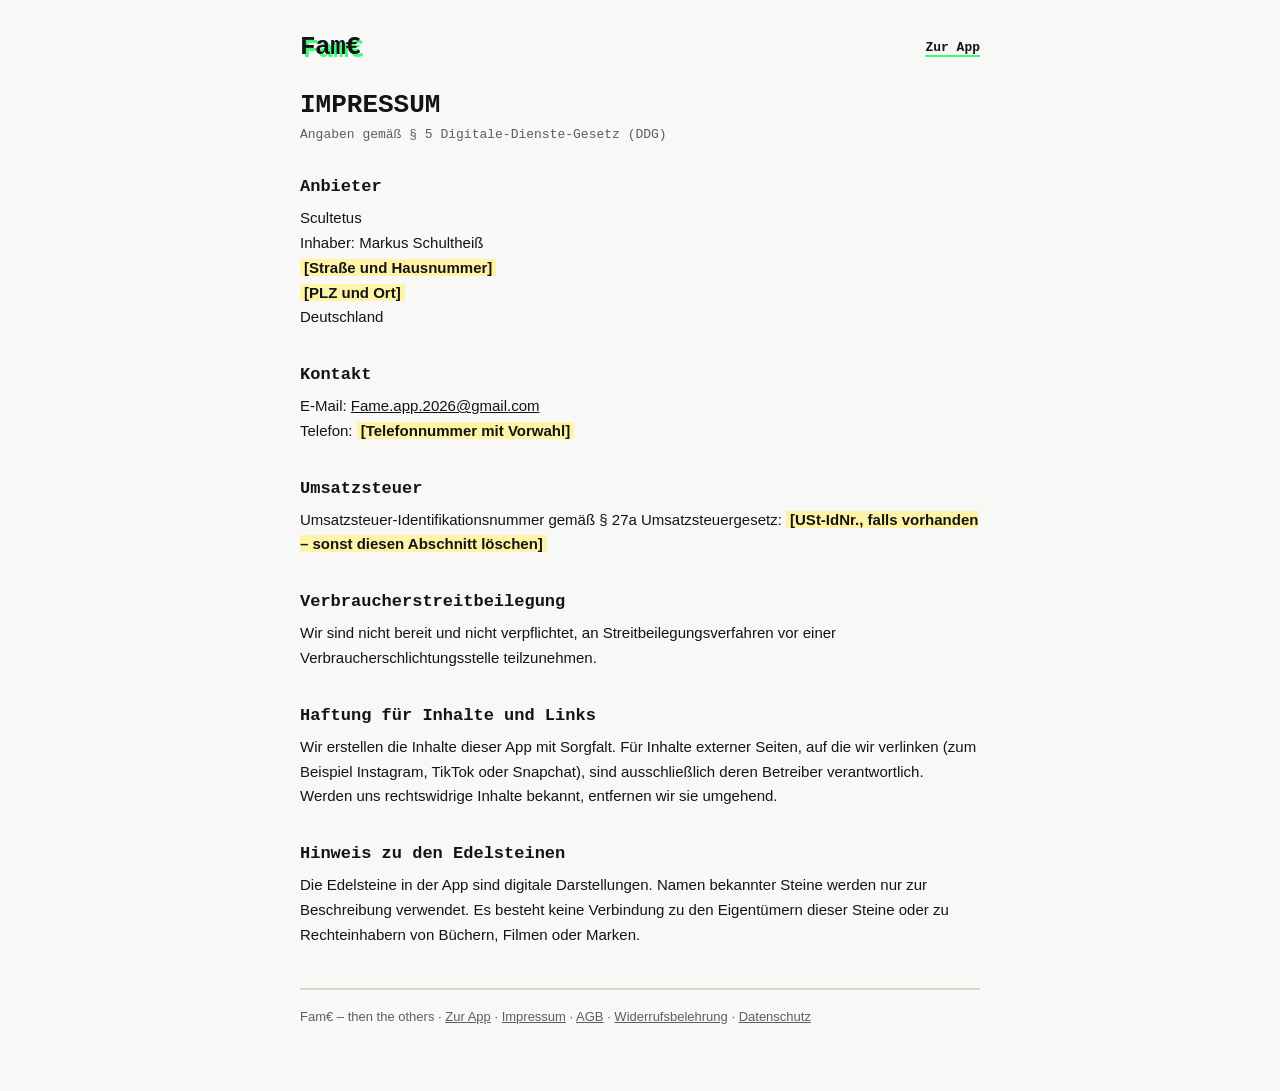
<file: app/impressum.html>
<!DOCTYPE html>
<html lang="de">
<head>
<meta charset="utf-8">
<meta name="viewport" content="width=device-width, initial-scale=1, viewport-fit=cover">
<meta name="theme-color" content="#f8f8f6">
<title>Impressum – Fam€</title>
<link rel="icon" href="assets/icon.svg" type="image/svg+xml">
<style>
  :root { --bg: #f8f8f6; --ink: #141414; --green: #3dfa74; --muted: #5d5d62; --mono: ui-monospace, "SFMono-Regular", Menlo, Consolas, monospace; }
  * { box-sizing: border-box; }
  body { margin: 0; background: var(--bg); color: var(--ink); font: 15px/1.65 -apple-system, "Segoe UI", Roboto, Helvetica, Arial, sans-serif; }
  main { max-width: 720px; margin: 0 auto; padding: 32px 20px 64px; }
  .top { display: flex; align-items: center; justify-content: space-between; gap: 12px; margin-bottom: 28px; }
  .logo { font: 800 26px var(--mono); letter-spacing: -0.02em; color: var(--ink); text-decoration: none; text-shadow: 3px 3px 0 var(--green); }
  .back { font: 600 13px var(--mono); color: var(--ink); text-decoration: underline; text-decoration-color: var(--green); text-decoration-thickness: 2px; text-underline-offset: 4px; }
  h1 { margin: 0 0 6px; font: 800 26px/1.2 var(--mono); text-transform: uppercase; }
  h2 { margin: 34px 0 8px; font: 800 17px/1.3 var(--mono); }
  h3 { margin: 20px 0 6px; font-size: 15px; }
  p, li { margin: 0 0 10px; }
  ul { padding-left: 20px; }
  .stand { color: var(--muted); font: 13px var(--mono); }
  .box { margin: 18px 0; padding: 14px 16px; border: 3px solid var(--ink); background: #fff; box-shadow: 5px 5px 0 var(--green); }
  .todo { background: #fff3a8; padding: 0 4px; font-weight: 700; }
  a { color: inherit; }
  footer { margin-top: 40px; padding-top: 16px; border-top: 2px solid #d9d7d0; color: var(--muted); font-size: 13px; }
  .withdraw { display: inline-block; margin: 6px 0 4px; padding: 12px 18px; border: 3px solid var(--ink); background: var(--green); color: var(--ink); font: 800 15px var(--mono); text-decoration: none; box-shadow: 4px 4px 0 var(--ink); }
  .withdraw:focus-visible { outline: 3px solid var(--ink); outline-offset: 3px; }
</style>
</head>
<body>
<main>
  <div class="top">
    <a class="logo" href="./">Fam€</a>
    <a class="back" href="./">Zur App</a>
  </div>

  <h1>Impressum</h1>
  <p class="stand">Angaben gemäß § 5 Digitale-Dienste-Gesetz (DDG)</p>

  <h2>Anbieter</h2>
  <p>
    Scultetus<br>
    Inhaber: Markus Schultheiß<br>
    <span class="todo">[Straße und Hausnummer]</span><br>
    <span class="todo">[PLZ und Ort]</span><br>
    Deutschland
  </p>

  <h2>Kontakt</h2>
  <p>
    E-Mail: <a href="mailto:Fame.app.2026@gmail.com">Fame.app.2026@gmail.com</a><br>
    Telefon: <span class="todo">[Telefonnummer mit Vorwahl]</span>
  </p>

  <h2>Umsatzsteuer</h2>
  <p>Umsatzsteuer-Identifikationsnummer gemäß § 27a Umsatzsteuergesetz: <span class="todo">[USt-IdNr., falls vorhanden – sonst diesen Abschnitt löschen]</span></p>

  <h2>Verbraucherstreitbeilegung</h2>
  <p>Wir sind nicht bereit und nicht verpflichtet, an Streitbeilegungsverfahren vor einer Verbraucherschlichtungsstelle teilzunehmen.</p>

  <h2>Haftung für Inhalte und Links</h2>
  <p>Wir erstellen die Inhalte dieser App mit Sorgfalt. Für Inhalte externer Seiten, auf die wir verlinken (zum Beispiel Instagram, TikTok oder Snapchat), sind ausschließlich deren Betreiber verantwortlich. Werden uns rechtswidrige Inhalte bekannt, entfernen wir sie umgehend.</p>

  <h2>Hinweis zu den Edelsteinen</h2>
  <p>Die Edelsteine in der App sind digitale Darstellungen. Namen bekannter Steine werden nur zur Beschreibung verwendet. Es besteht keine Verbindung zu den Eigentümern dieser Steine oder zu Rechteinhabern von Büchern, Filmen oder Marken.</p>

  <footer>Fam€ – then the others · <a href="./">Zur App</a> · <a href="impressum.html">Impressum</a> · <a href="agb.html">AGB</a> · <a href="widerruf.html">Widerrufsbelehrung</a> · <a href="datenschutz.html">Datenschutz</a></footer>
</main>
</body>
</html>
</file>
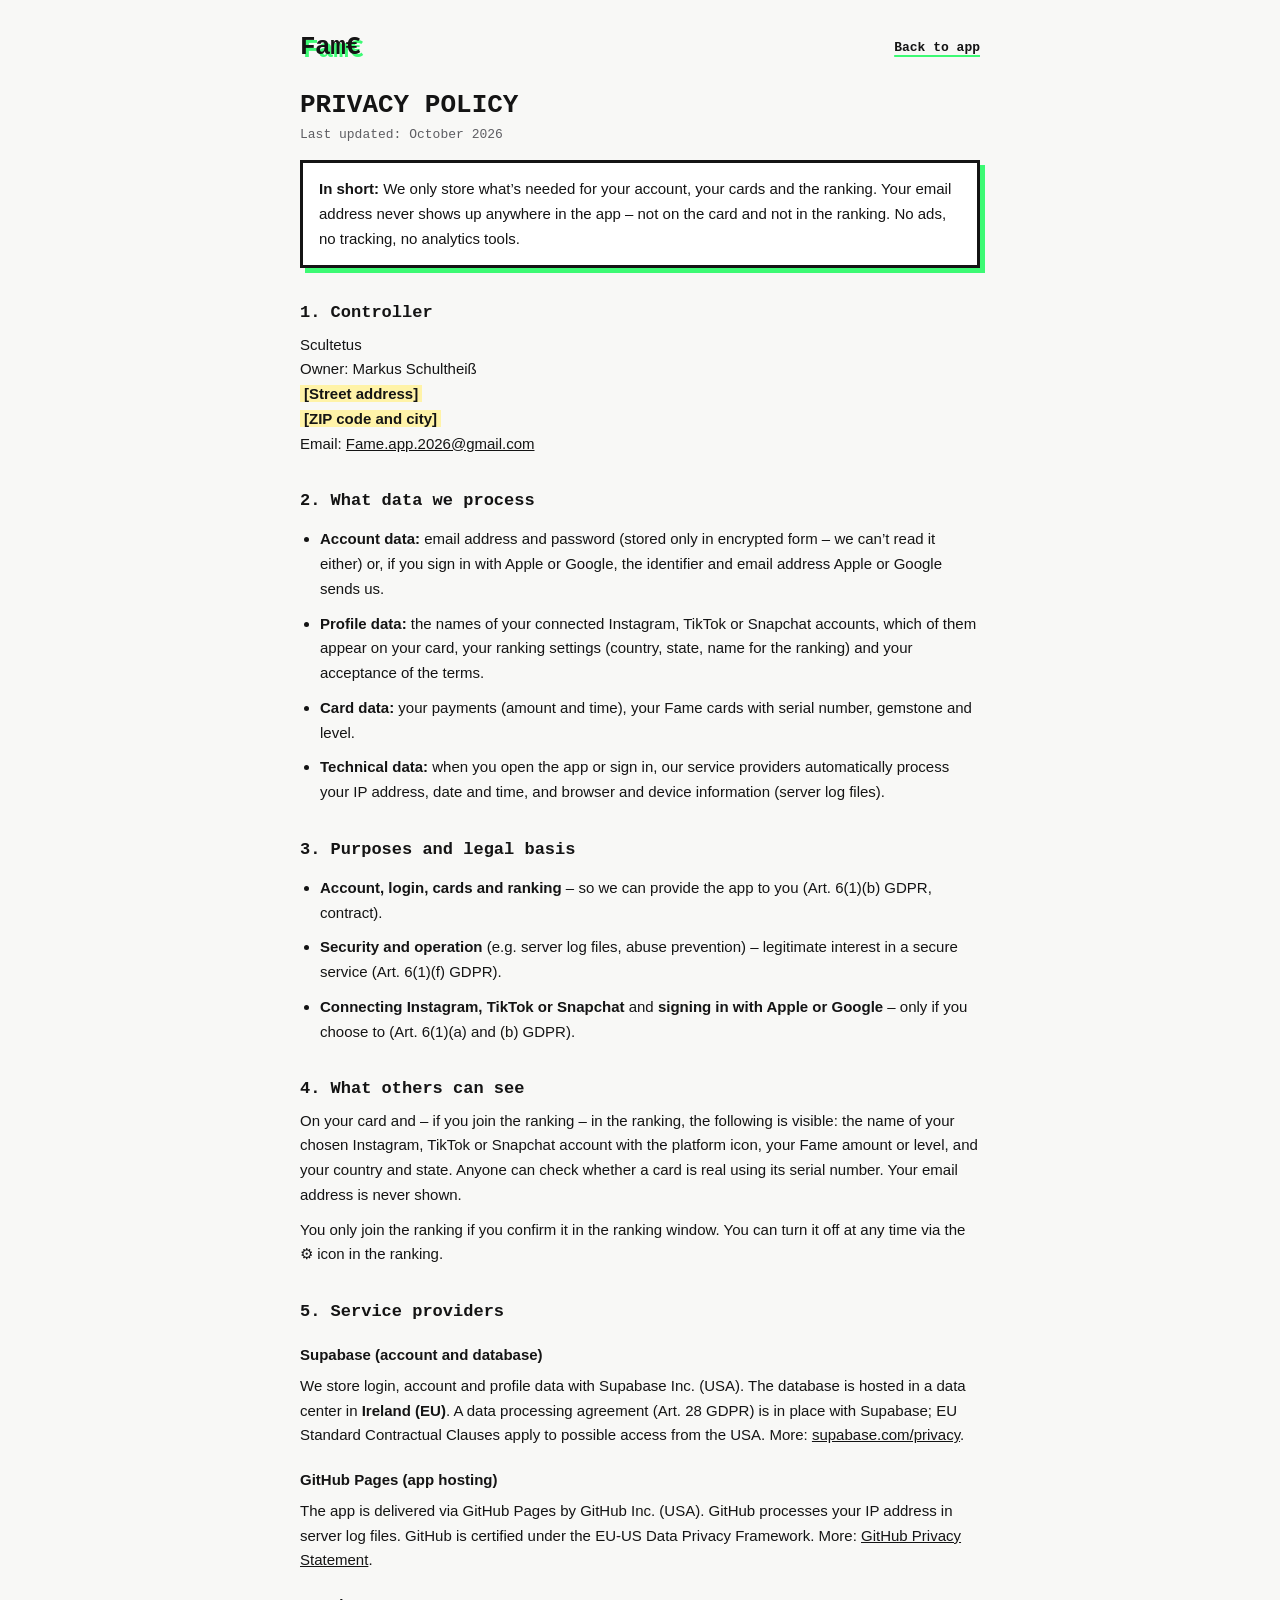
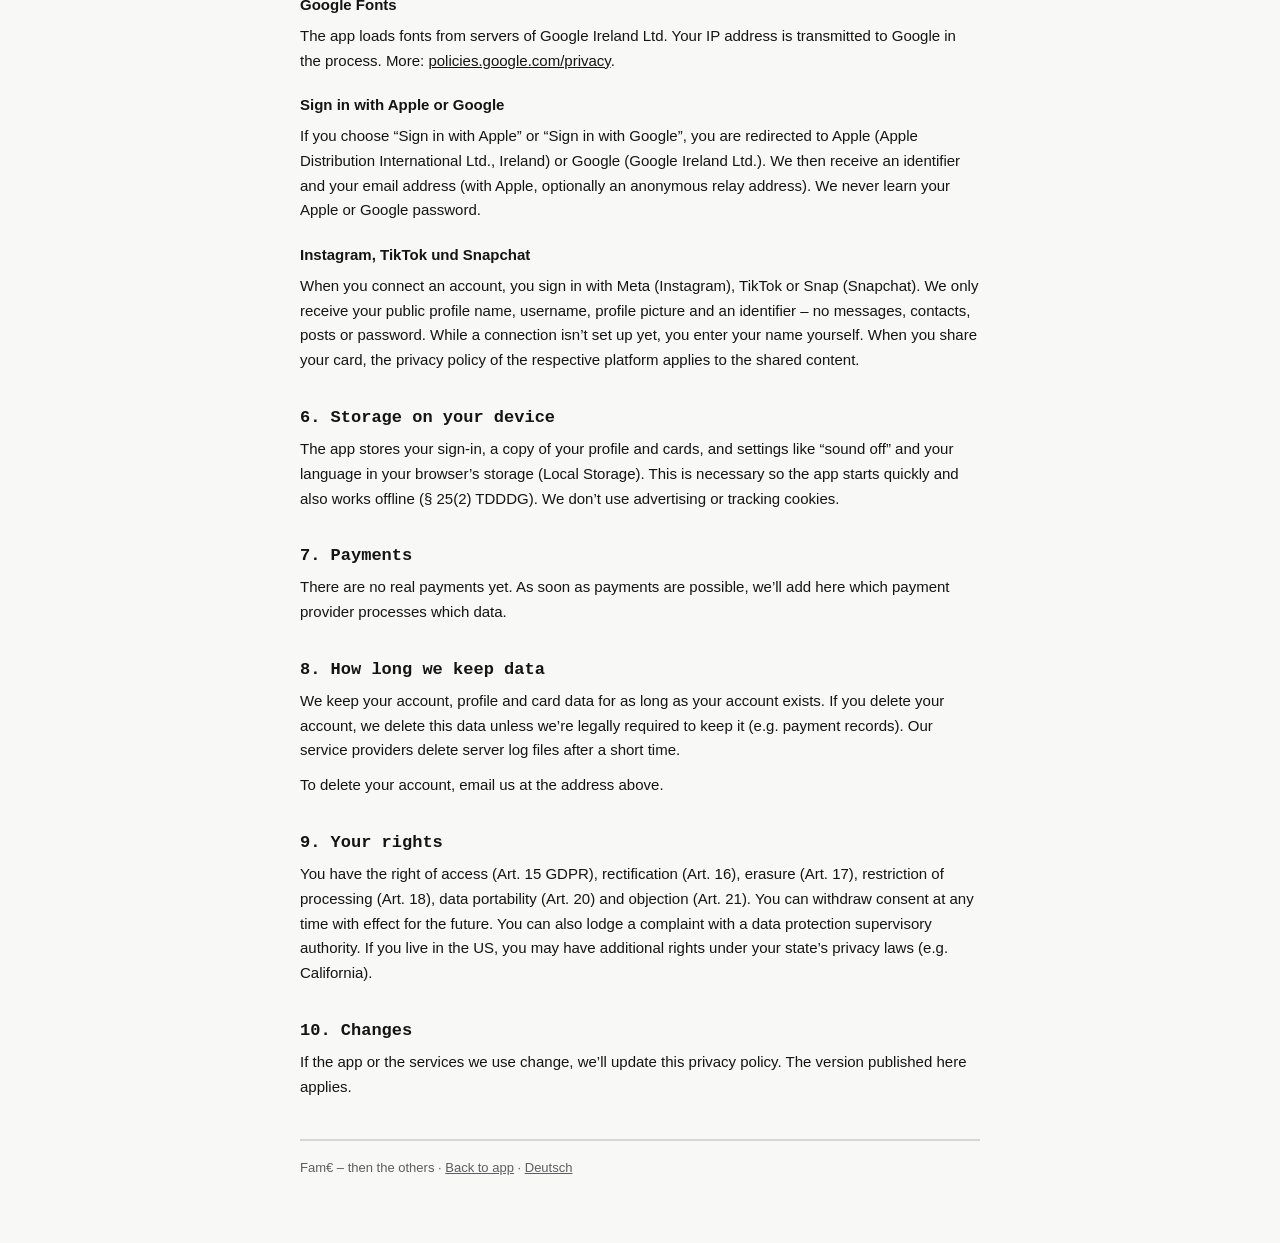
<file: app/privacy.html>
<!DOCTYPE html>
<html lang="en">
<head>
<meta charset="utf-8">
<meta name="viewport" content="width=device-width, initial-scale=1, viewport-fit=cover">
<meta name="theme-color" content="#f8f8f6">
<title>Privacy Policy – Fam€</title>
<link rel="icon" href="assets/icon.svg" type="image/svg+xml">
<style>
  :root { --bg: #f8f8f6; --ink: #141414; --green: #3dfa74; --muted: #5d5d62; --mono: ui-monospace, "SFMono-Regular", Menlo, Consolas, monospace; }
  * { box-sizing: border-box; }
  body { margin: 0; background: var(--bg); color: var(--ink); font: 15px/1.65 -apple-system, "Segoe UI", Roboto, Helvetica, Arial, sans-serif; }
  main { max-width: 720px; margin: 0 auto; padding: 32px 20px 64px; }
  .top { display: flex; align-items: center; justify-content: space-between; gap: 12px; margin-bottom: 28px; }
  .logo { font: 800 26px var(--mono); letter-spacing: -0.02em; color: var(--ink); text-decoration: none; text-shadow: 3px 3px 0 var(--green); }
  .back { font: 600 13px var(--mono); color: var(--ink); text-decoration: underline; text-decoration-color: var(--green); text-decoration-thickness: 2px; text-underline-offset: 4px; }
  h1 { margin: 0 0 6px; font: 800 26px/1.2 var(--mono); text-transform: uppercase; }
  h2 { margin: 34px 0 8px; font: 800 17px/1.3 var(--mono); }
  h3 { margin: 20px 0 6px; font-size: 15px; }
  p, li { margin: 0 0 10px; }
  ul { padding-left: 20px; }
  .stand { color: var(--muted); font: 13px var(--mono); }
  .box { margin: 18px 0; padding: 14px 16px; border: 3px solid var(--ink); background: #fff; box-shadow: 5px 5px 0 var(--green); }
  .todo { background: #fff3a8; padding: 0 4px; font-weight: 700; }
  a { color: inherit; }
  footer { margin-top: 40px; padding-top: 16px; border-top: 2px solid #d9d7d0; color: var(--muted); font-size: 13px; }
</style>
</head>
<body>
<main>
  <div class="top">
    <a class="logo" href="./">Fam€</a>
    <a class="back" href="./">Back to app</a>
  </div>

  <h1>Privacy Policy</h1>
  <p class="stand">Last updated: October 2026</p>

  <div class="box">
    <b>In short:</b> We only store what’s needed for your account, your cards and the ranking.
    Your email address never shows up anywhere in the app – not on the card and not in the ranking.
    No ads, no tracking, no analytics tools.
  </div>

  <h2>1. Controller</h2>
  <p>
    Scultetus<br>
    Owner: Markus Schultheiß<br>
    <span class="todo">[Street address]</span><br>
    <span class="todo">[ZIP code and city]</span><br>
    Email: <a href="mailto:Fame.app.2026@gmail.com">Fame.app.2026@gmail.com</a>
  </p>

  <h2>2. What data we process</h2>
  <ul>
    <li><b>Account data:</b> email address and password (stored only in encrypted form – we can’t read it either) or, if you sign in with Apple or Google, the identifier and email address Apple or Google sends us.</li>
    <li><b>Profile data:</b> the names of your connected Instagram, TikTok or Snapchat accounts, which of them appear on your card, your ranking settings (country, state, name for the ranking) and your acceptance of the terms.</li>
    <li><b>Card data:</b> your payments (amount and time), your Fame cards with serial number, gemstone and level.</li>
    <li><b>Technical data:</b> when you open the app or sign in, our service providers automatically process your IP address, date and time, and browser and device information (server log files).</li>
  </ul>

  <h2>3. Purposes and legal basis</h2>
  <ul>
    <li><b>Account, login, cards and ranking</b> – so we can provide the app to you (Art. 6(1)(b) GDPR, contract).</li>
    <li><b>Security and operation</b> (e.g. server log files, abuse prevention) – legitimate interest in a secure service (Art. 6(1)(f) GDPR).</li>
    <li><b>Connecting Instagram, TikTok or Snapchat</b> and <b>signing in with Apple or Google</b> – only if you choose to (Art. 6(1)(a) and (b) GDPR).</li>
  </ul>

  <h2>4. What others can see</h2>
  <p>On your card and – if you join the ranking – in the ranking, the following is visible: the name of your chosen Instagram, TikTok or Snapchat account with the platform icon, your Fame amount or level, and your country and state. Anyone can check whether a card is real using its serial number. Your email address is never shown.</p>
  <p>You only join the ranking if you confirm it in the ranking window. You can turn it off at any time via the ⚙ icon in the ranking.</p>

  <h2>5. Service providers</h2>

  <h3>Supabase (account and database)</h3>
  <p>We store login, account and profile data with Supabase Inc. (USA). The database is hosted in a data center in <b>Ireland (EU)</b>. A data processing agreement (Art. 28 GDPR) is in place with Supabase; EU Standard Contractual Clauses apply to possible access from the USA. More: <a href="https://supabase.com/privacy" rel="noopener">supabase.com/privacy</a>.</p>

  <h3>GitHub Pages (app hosting)</h3>
  <p>The app is delivered via GitHub Pages by GitHub Inc. (USA). GitHub processes your IP address in server log files. GitHub is certified under the EU-US Data Privacy Framework. More: <a href="https://docs.github.com/en/site-policy/privacy-policies/github-general-privacy-statement" rel="noopener">GitHub Privacy Statement</a>.</p>

  <h3>Google Fonts</h3>
  <p>The app loads fonts from servers of Google Ireland Ltd. Your IP address is transmitted to Google in the process. More: <a href="https://policies.google.com/privacy" rel="noopener">policies.google.com/privacy</a>.</p>

  <h3>Sign in with Apple or Google</h3>
  <p>If you choose “Sign in with Apple” or “Sign in with Google”, you are redirected to Apple (Apple Distribution International Ltd., Ireland) or Google (Google Ireland Ltd.). We then receive an identifier and your email address (with Apple, optionally an anonymous relay address). We never learn your Apple or Google password.</p>

  <h3>Instagram, TikTok und Snapchat</h3>
  <p>When you connect an account, you sign in with Meta (Instagram), TikTok or Snap (Snapchat). We only receive your public profile name, username, profile picture and an identifier – no messages, contacts, posts or password. While a connection isn’t set up yet, you enter your name yourself. When you share your card, the privacy policy of the respective platform applies to the shared content.</p>

  <h2>6. Storage on your device</h2>
  <p>The app stores your sign-in, a copy of your profile and cards, and settings like “sound off” and your language in your browser’s storage (Local Storage). This is necessary so the app starts quickly and also works offline (§ 25(2) TDDDG). We don’t use advertising or tracking cookies.</p>

  <h2>7. Payments</h2>
  <p>There are no real payments yet. As soon as payments are possible, we’ll add here which payment provider processes which data.</p>

  <h2>8. How long we keep data</h2>
  <p>We keep your account, profile and card data for as long as your account exists. If you delete your account, we delete this data unless we’re legally required to keep it (e.g. payment records). Our service providers delete server log files after a short time.</p>
  <p>To delete your account, email us at the address above.</p>

  <h2>9. Your rights</h2>
  <p>You have the right of access (Art. 15 GDPR), rectification (Art. 16), erasure (Art. 17), restriction of processing (Art. 18), data portability (Art. 20) and objection (Art. 21). You can withdraw consent at any time with effect for the future. You can also lodge a complaint with a data protection supervisory authority. If you live in the US, you may have additional rights under your state’s privacy laws (e.g. California).</p>

  <h2>10. Changes</h2>
  <p>If the app or the services we use change, we’ll update this privacy policy. The version published here applies.</p>

  <footer>Fam€ – then the others · <a href="./">Back to app</a> · <a href="datenschutz.html">Deutsch</a></footer>
</main>
</body>
</html>
</file>
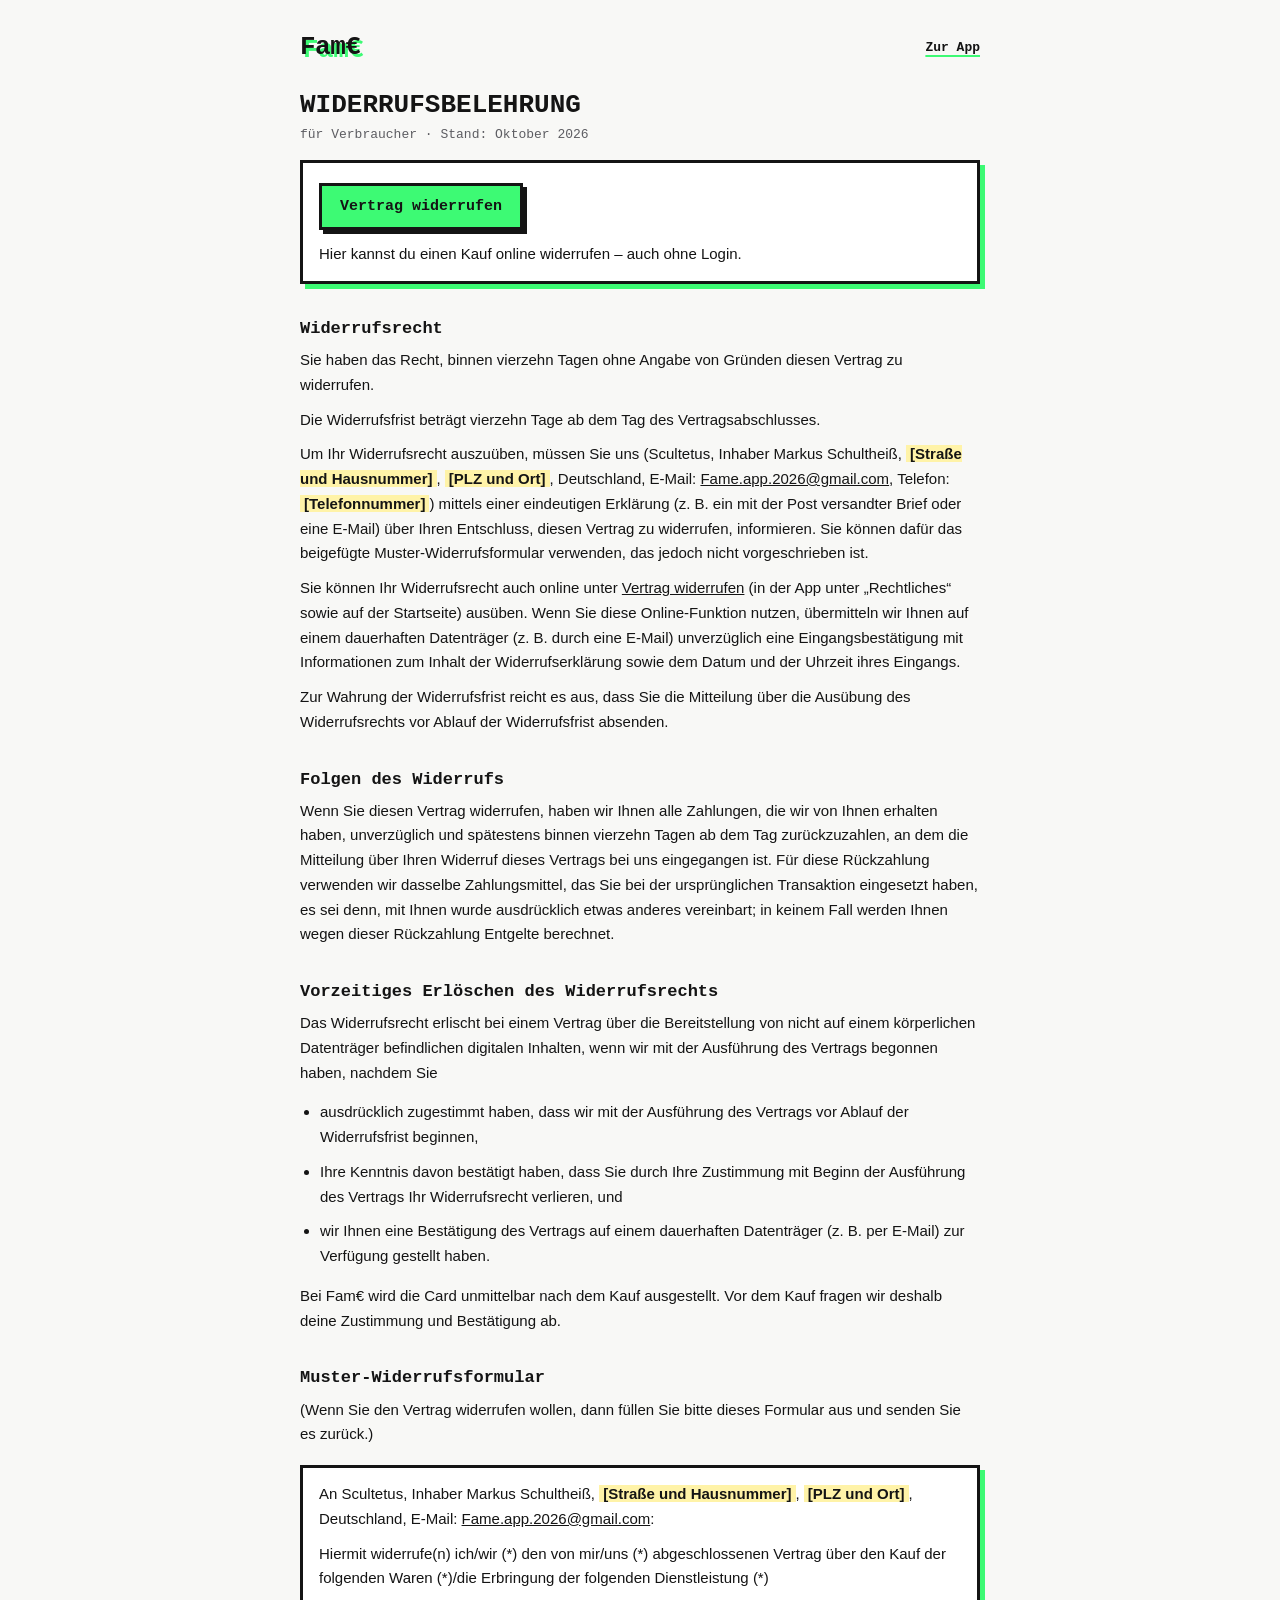
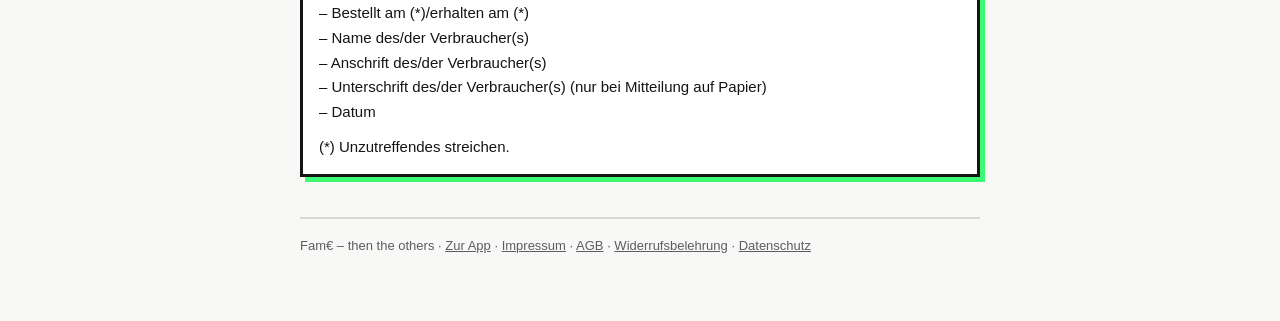
<file: app/widerruf.html>
<!DOCTYPE html>
<html lang="de">
<head>
<meta charset="utf-8">
<meta name="viewport" content="width=device-width, initial-scale=1, viewport-fit=cover">
<meta name="theme-color" content="#f8f8f6">
<title>Widerrufsbelehrung – Fam€</title>
<link rel="icon" href="assets/icon.svg" type="image/svg+xml">
<style>
  :root { --bg: #f8f8f6; --ink: #141414; --green: #3dfa74; --muted: #5d5d62; --mono: ui-monospace, "SFMono-Regular", Menlo, Consolas, monospace; }
  * { box-sizing: border-box; }
  body { margin: 0; background: var(--bg); color: var(--ink); font: 15px/1.65 -apple-system, "Segoe UI", Roboto, Helvetica, Arial, sans-serif; }
  main { max-width: 720px; margin: 0 auto; padding: 32px 20px 64px; }
  .top { display: flex; align-items: center; justify-content: space-between; gap: 12px; margin-bottom: 28px; }
  .logo { font: 800 26px var(--mono); letter-spacing: -0.02em; color: var(--ink); text-decoration: none; text-shadow: 3px 3px 0 var(--green); }
  .back { font: 600 13px var(--mono); color: var(--ink); text-decoration: underline; text-decoration-color: var(--green); text-decoration-thickness: 2px; text-underline-offset: 4px; }
  h1 { margin: 0 0 6px; font: 800 26px/1.2 var(--mono); text-transform: uppercase; }
  h2 { margin: 34px 0 8px; font: 800 17px/1.3 var(--mono); }
  h3 { margin: 20px 0 6px; font-size: 15px; }
  p, li { margin: 0 0 10px; }
  ul { padding-left: 20px; }
  .stand { color: var(--muted); font: 13px var(--mono); }
  .box { margin: 18px 0; padding: 14px 16px; border: 3px solid var(--ink); background: #fff; box-shadow: 5px 5px 0 var(--green); }
  .todo { background: #fff3a8; padding: 0 4px; font-weight: 700; }
  a { color: inherit; }
  footer { margin-top: 40px; padding-top: 16px; border-top: 2px solid #d9d7d0; color: var(--muted); font-size: 13px; }
  .withdraw { display: inline-block; margin: 6px 0 4px; padding: 12px 18px; border: 3px solid var(--ink); background: var(--green); color: var(--ink); font: 800 15px var(--mono); text-decoration: none; box-shadow: 4px 4px 0 var(--ink); }
  .withdraw:focus-visible { outline: 3px solid var(--ink); outline-offset: 3px; }
</style>
</head>
<body>
<main>
  <div class="top">
    <a class="logo" href="./">Fam€</a>
    <a class="back" href="./">Zur App</a>
  </div>

  <h1>Widerrufsbelehrung</h1>
  <p class="stand">für Verbraucher · Stand: Oktober 2026</p>

  <div class="box">
    <a class="withdraw" href="./#/widerruf">Vertrag widerrufen</a>
    <p style="margin:8px 0 0">Hier kannst du einen Kauf online widerrufen – auch ohne Login.</p>
  </div>

  <h2>Widerrufsrecht</h2>
  <p>Sie haben das Recht, binnen vierzehn Tagen ohne Angabe von Gründen diesen Vertrag zu widerrufen.</p>
  <p>Die Widerrufsfrist beträgt vierzehn Tage ab dem Tag des Vertragsabschlusses.</p>
  <p>Um Ihr Widerrufsrecht auszuüben, müssen Sie uns (Scultetus, Inhaber Markus Schultheiß,     <span class="todo">[Straße und Hausnummer]</span>,     <span class="todo">[PLZ und Ort]</span>,     Deutschland, E-Mail: <a href="mailto:Fame.app.2026@gmail.com">Fame.app.2026@gmail.com</a>, Telefon: <span class="todo">[Telefonnummer]</span>) mittels einer eindeutigen Erklärung (z. B. ein mit der Post versandter Brief oder eine E-Mail) über Ihren Entschluss, diesen Vertrag zu widerrufen, informieren. Sie können dafür das beigefügte Muster-Widerrufsformular verwenden, das jedoch nicht vorgeschrieben ist.</p>
  <p>Sie können Ihr Widerrufsrecht auch online unter <a href="./#/widerruf">Vertrag widerrufen</a> (in der App unter „Rechtliches“ sowie auf der Startseite) ausüben. Wenn Sie diese Online-Funktion nutzen, übermitteln wir Ihnen auf einem dauerhaften Datenträger (z. B. durch eine E-Mail) unverzüglich eine Eingangsbestätigung mit Informationen zum Inhalt der Widerrufserklärung sowie dem Datum und der Uhrzeit ihres Eingangs.</p>
  <p>Zur Wahrung der Widerrufsfrist reicht es aus, dass Sie die Mitteilung über die Ausübung des Widerrufsrechts vor Ablauf der Widerrufsfrist absenden.</p>

  <h2>Folgen des Widerrufs</h2>
  <p>Wenn Sie diesen Vertrag widerrufen, haben wir Ihnen alle Zahlungen, die wir von Ihnen erhalten haben, unverzüglich und spätestens binnen vierzehn Tagen ab dem Tag zurückzuzahlen, an dem die Mitteilung über Ihren Widerruf dieses Vertrags bei uns eingegangen ist. Für diese Rückzahlung verwenden wir dasselbe Zahlungsmittel, das Sie bei der ursprünglichen Transaktion eingesetzt haben, es sei denn, mit Ihnen wurde ausdrücklich etwas anderes vereinbart; in keinem Fall werden Ihnen wegen dieser Rückzahlung Entgelte berechnet.</p>

  <h2>Vorzeitiges Erlöschen des Widerrufsrechts</h2>
  <p>Das Widerrufsrecht erlischt bei einem Vertrag über die Bereitstellung von nicht auf einem körperlichen Datenträger befindlichen digitalen Inhalten, wenn wir mit der Ausführung des Vertrags begonnen haben, nachdem Sie</p>
  <ul>
    <li>ausdrücklich zugestimmt haben, dass wir mit der Ausführung des Vertrags vor Ablauf der Widerrufsfrist beginnen,</li>
    <li>Ihre Kenntnis davon bestätigt haben, dass Sie durch Ihre Zustimmung mit Beginn der Ausführung des Vertrags Ihr Widerrufsrecht verlieren, und</li>
    <li>wir Ihnen eine Bestätigung des Vertrags auf einem dauerhaften Datenträger (z. B. per E-Mail) zur Verfügung gestellt haben.</li>
  </ul>
  <p>Bei Fam€ wird die Card unmittelbar nach dem Kauf ausgestellt. Vor dem Kauf fragen wir deshalb deine Zustimmung und Bestätigung ab.</p>

  <h2>Muster-Widerrufsformular</h2>
  <p>(Wenn Sie den Vertrag widerrufen wollen, dann füllen Sie bitte dieses Formular aus und senden Sie es zurück.)</p>
  <div class="box">
    <p>An Scultetus, Inhaber Markus Schultheiß,     <span class="todo">[Straße und Hausnummer]</span>,     <span class="todo">[PLZ und Ort]</span>,     Deutschland, E-Mail: <a href="mailto:Fame.app.2026@gmail.com">Fame.app.2026@gmail.com</a>:</p>
    <p>Hiermit widerrufe(n) ich/wir (*) den von mir/uns (*) abgeschlossenen Vertrag über den Kauf der folgenden Waren (*)/die Erbringung der folgenden Dienstleistung (*)</p>
    <p>– Bestellt am (*)/erhalten am (*)<br>
    – Name des/der Verbraucher(s)<br>
    – Anschrift des/der Verbraucher(s)<br>
    – Unterschrift des/der Verbraucher(s) (nur bei Mitteilung auf Papier)<br>
    – Datum</p>
    <p style="margin:0">(*) Unzutreffendes streichen.</p>
  </div>

  <footer>Fam€ – then the others · <a href="./">Zur App</a> · <a href="impressum.html">Impressum</a> · <a href="agb.html">AGB</a> · <a href="widerruf.html">Widerrufsbelehrung</a> · <a href="datenschutz.html">Datenschutz</a></footer>
</main>
</body>
</html>
</file>
<file: style.css>
/* Fame – Landingpage. Gleiche Farben und Schrift wie die App. */
:root {
  --bg: #f8f8f6;
  --tint: #efeee9;
  --ink: #141414;
  --muted: #5f5f5f;
  --line: rgba(20, 20, 20, .12);
  --green: #3dfa74;
  --green-ink: #0b6b2b;
  --mono: "Source Code Pro", ui-monospace, "SFMono-Regular", Menlo, Consolas, monospace;
  --serif: "Cormorant Garamond", Georgia, serif;
  --gutter: 20px;
  --max: 1080px;
  --ease: cubic-bezier(.22, 1, .36, 1);
}

* { box-sizing: border-box; }
html { scroll-behavior: smooth; scroll-padding-top: 72px; }
body {
  margin: 0;
  background: var(--bg);
  color: var(--ink);
  font-family: var(--mono);
  font-size: 16px;
  line-height: 1.6;
  -webkit-font-smoothing: antialiased;
  overflow-x: hidden;
}
img, svg { max-width: 100%; }
a { color: inherit; }
h1, h2, h3, p, ul, ol { margin: 0; }
ul, ol { padding: 0; list-style: none; }

.wrap { width: 100%; max-width: var(--max); margin: 0 auto; padding: 0 var(--gutter); }

.skip { position: absolute; left: -9999px; top: 8px; background: var(--ink); color: #fff; padding: 8px 12px; z-index: 100; }
.skip:focus { left: 8px; }

:focus-visible { outline: 3px solid var(--ink); outline-offset: 3px; border-radius: 4px; }

/* Marker-Text wie in der App: schwarzer Balken, grüne Schrift */
.hl {
  background: var(--ink);
  color: var(--green);
  padding: .02em .28em;
  box-decoration-break: clone;
  -webkit-box-decoration-break: clone;
  box-shadow: -.28em 0 0 var(--ink), .28em 0 0 var(--ink);
  margin: 0 .28em;
}
.hl--green { background: var(--green); color: var(--ink); box-shadow: -.28em 0 0 var(--green), .28em 0 0 var(--green); }

/* Navigation */
.nav {
  position: fixed; inset: 0 0 auto 0; z-index: 50;
  background: rgba(248, 248, 246, .82);
  -webkit-backdrop-filter: blur(14px); backdrop-filter: blur(14px);
  border-bottom: 1px solid transparent;
  transition: border-color .3s, background .3s;
}
.nav.is-scrolled { border-bottom-color: var(--line); }
.nav-in { display: flex; align-items: center; justify-content: space-between; gap: 16px; height: 60px; }
.brand { display: inline-flex; align-items: center; gap: 6px; text-decoration: none; }
.brand-word { font-weight: 800; font-size: 22px; letter-spacing: -.02em; }
.brand-gem { width: 22px; height: 20px; color: var(--green); filter: drop-shadow(0 0 6px rgba(61, 250, 116, .55)); }
.nav-links { display: none; gap: 28px; font-size: 14px; }
.nav-links a { text-decoration: none; color: var(--muted); transition: color .2s; }
.nav-links a:hover { color: var(--ink); }

/* Buttons: schwarz mit grünem Versatz wie in der App */
.btn {
  display: inline-flex; align-items: center; justify-content: center;
  min-height: 52px; padding: 0 28px;
  background: var(--ink); color: #fff;
  font-weight: 700; font-size: 16px; text-decoration: none;
  border-radius: 14px; border: 2px solid var(--ink);
  box-shadow: 5px 5px 0 var(--green);
  transition: transform .2s var(--ease), box-shadow .2s var(--ease);
  will-change: transform;
}
.btn:hover { transform: translate(-2px, -2px); box-shadow: 7px 7px 0 var(--green); }
.btn:active { transform: translate(3px, 3px); box-shadow: 2px 2px 0 var(--green); }
.btn--ghost { background: transparent; color: var(--ink); box-shadow: none; }
.btn--ghost:hover { box-shadow: 5px 5px 0 var(--line); }
.btn--small { min-height: 40px; padding: 0 18px; font-size: 14px; border-radius: 10px; box-shadow: 3px 3px 0 var(--green); }
.btn--big { min-height: 60px; padding: 0 40px; font-size: 18px; }

/* Texte */
.eyebrow { font-size: 12px; font-weight: 700; letter-spacing: .16em; text-transform: uppercase; color: var(--green-ink); margin-bottom: 18px; }
.eyebrow--light { color: var(--green); }
h1 { font-size: clamp(28px, 7.4vw, 50px); line-height: 1.12; letter-spacing: -.035em; font-weight: 800; }
h2 { font-size: clamp(24px, 6vw, 40px); line-height: 1.15; letter-spacing: -.03em; font-weight: 800; }
h3 { font-size: 20px; letter-spacing: -.01em; margin-bottom: 8px; }
.lead { font-size: 17px; color: var(--muted); max-width: 34em; margin-top: 22px; }
.sub { color: var(--muted); max-width: 38em; margin-top: 18px; }
.sub--light { color: rgba(255, 255, 255, .7); }
.cta-row { display: flex; flex-wrap: wrap; gap: 16px; margin-top: 32px; }
.cta-row--center { justify-content: center; }

/* Hero */
.hero { padding: 108px 0 64px; }
.hero-grid { display: grid; gap: 56px; }
.facts { display: flex; gap: 28px; margin-top: 40px; flex-wrap: wrap; }
.facts li { display: flex; flex-direction: column; }
.facts strong { font-size: 26px; font-weight: 800; letter-spacing: -.03em; }
.facts span { font-size: 12px; color: var(--muted); }

.hero-visual { position: relative; height: 380px; display: grid; place-items: center; }
.glow {
  position: absolute; width: 340px; height: 340px; border-radius: 50%;
  background: radial-gradient(circle, rgba(61, 250, 116, .38), rgba(61, 250, 116, 0) 68%);
  filter: blur(12px);
}
.card {
  position: absolute; width: 230px; aspect-ratio: 5 / 8; border-radius: 22px;
  will-change: transform;
}
.card--back { background: linear-gradient(160deg, #2a2a2a, #0c0c0c); transform: rotate(-9deg) translate(-44px, 6px); opacity: .9; box-shadow: 0 24px 50px rgba(0, 0, 0, .25); }
.card--main {
  --tx: 0deg; --ty: 0deg;
  background: radial-gradient(120% 70% at 50% 100%, rgba(59, 107, 255, .55), rgba(59, 107, 255, 0) 70%), linear-gradient(170deg, #1d1d22, #0a0a0c);
  color: #fff; padding: 18px; overflow: hidden;
  display: flex; flex-direction: column; align-items: center;
  border: 1.5px solid rgba(255, 255, 255, .28);
  box-shadow: 0 30px 70px rgba(20, 20, 40, .38), inset 0 0 0 1px rgba(255, 255, 255, .06);
  transform: rotate(4deg) translate(30px, 0) perspective(700px) rotateX(var(--tx)) rotateY(var(--ty));
}
.card-top { width: 100%; display: flex; justify-content: space-between; align-items: baseline; font-size: 9px; letter-spacing: .06em; color: rgba(255, 255, 255, .7); }
.card-logo { font-weight: 800; font-size: 13px; color: #fff; }
.card-gem { width: 118px; height: 106px; margin-top: 30px; color: #6f93ff; filter: drop-shadow(0 8px 24px rgba(80, 120, 255, .7)); }
.card-name { font-family: var(--serif); font-weight: 700; font-size: 28px; margin-top: 16px; letter-spacing: .02em; background: linear-gradient(90deg, #e8eeff, #9bb4ff, #e8eeff); -webkit-background-clip: text; background-clip: text; color: transparent; }
.card-line { width: 54px; height: 1px; background: rgba(255, 255, 255, .5); margin: 8px 0; }
.card-saying { font-size: 10px; text-align: center; color: rgba(255, 255, 255, .78); padding: 0 6px; }
.card-seal { margin-top: auto; font-size: 9px; letter-spacing: .08em; text-transform: uppercase; border: 1px solid rgba(61, 250, 116, .7); color: var(--green); border-radius: 99px; padding: 3px 10px; }
.card-shine {
  position: absolute; inset: -40%; pointer-events: none; mix-blend-mode: screen;
  background: linear-gradient(115deg, transparent 40%, rgba(255, 255, 255, .22) 48%, rgba(120, 255, 220, .16) 52%, transparent 60%);
  transform: translateX(var(--sx, -30%));
}

/* Statement */
.statement { padding: 56px 0; border-block: 1px solid var(--line); }
.statement-text { font-size: clamp(20px, 4.6vw, 32px); line-height: 1.4; letter-spacing: -.02em; font-weight: 600; max-width: 28em; }
.statement-text span { color: var(--muted); }

/* Sections */
.section { padding: 88px 0; }
.section--tint { background: var(--tint); }
.section--dark { background: var(--ink); color: #fff; }

.steps { display: grid; gap: 16px; margin-top: 44px; }
.step { background: #fff; border: 1px solid var(--line); border-radius: 18px; padding: 26px; }
.step p { color: var(--muted); font-size: 15px; }
.step-n { display: inline-block; font-size: 13px; font-weight: 700; color: var(--green-ink); background: rgba(61, 250, 116, .22); border-radius: 99px; padding: 2px 12px; margin-bottom: 18px; }

/* Stufenleiter */
.ladder { display: grid; grid-template-columns: repeat(2, 1fr); gap: 10px; margin-top: 40px; }
.ladder li {
  position: relative; background: #fff; border: 1px solid var(--line); border-radius: 14px;
  padding: 14px 14px 14px 18px; overflow: hidden; display: flex; flex-direction: column; min-height: 78px;
}
.ladder i { position: absolute; left: 0; top: 0; bottom: 0; width: 5px; background: var(--c); }
.ladder b { font-size: 15px; }
.ladder span { font-size: 12.5px; color: var(--muted); }
.ladder .holo i { background: linear-gradient(180deg, #ff9ad5, #9ae6ff, #b8ffa0, #fff0a0, #d4a8ff); }
.note { margin-top: 28px; color: var(--muted); font-size: 14px; }
.note em { font-style: normal; color: var(--ink); font-weight: 600; }

/* Echtheit */
.split { display: grid; gap: 48px; align-items: center; }
.checks { margin-top: 26px; display: grid; gap: 10px; font-size: 15px; }
.checks li { padding-left: 28px; position: relative; }
.checks li::before { content: ""; position: absolute; left: 0; top: .45em; width: 14px; height: 14px; border-radius: 50%; background: var(--green); box-shadow: 0 0 0 4px rgba(61, 250, 116, .25); }
.verify { background: #fff; border: 1px solid var(--line); border-radius: 22px; padding: 22px; box-shadow: 0 24px 60px rgba(20, 20, 20, .08); }
.verify-field { border: 1.5px solid var(--ink); border-radius: 12px; padding: 12px 16px; display: flex; flex-direction: column; gap: 4px; }
.verify-field span { font-size: 11px; color: var(--muted); text-transform: uppercase; letter-spacing: .1em; }
.verify-field code { font-family: var(--mono); font-weight: 700; font-size: 19px; letter-spacing: .04em; }
.verify-result { display: flex; gap: 14px; align-items: center; margin-top: 16px; background: rgba(61, 250, 116, .16); border-radius: 14px; padding: 16px; }
.verify-result strong { display: block; font-size: 18px; }
.verify-result span { font-size: 13px; color: var(--muted); }
.tick { flex: none; width: 40px; height: 40px; border-radius: 50%; background: var(--green); display: grid; place-items: center; }
.tick svg { width: 22px; height: 22px; fill: none; stroke: var(--ink); stroke-width: 3; stroke-linecap: round; stroke-linejoin: round; }
.verify-hint { margin-top: 14px; font-size: 11px; color: var(--muted); text-align: center; }

/* Podest */
.podium { display: flex; justify-content: center; align-items: flex-end; gap: 10px; margin-top: 48px; height: 190px; }
.pod { width: 92px; border-radius: 14px 14px 0 0; display: grid; place-items: start center; padding-top: 12px; font-size: 26px; font-weight: 800; color: var(--ink); }
.pod--1 { height: 100%; background: var(--green); }
.pod--2 { height: 72%; background: #d9d9d9; }
.pod--3 { height: 52%; background: #c9a27a; }

/* Finale */
.final { padding: 96px 0; text-align: center; }
.final .sub { margin-inline: auto; }
.install { margin: 36px auto 0; max-width: 34em; font-size: 13px; color: var(--muted); }

.footer { border-top: 1px solid var(--line); padding: 28px 0 40px; }
.footer-in { display: flex; flex-direction: column; gap: 16px; }
.footer nav { display: flex; flex-wrap: wrap; gap: 8px 22px; font-size: 13px; color: var(--muted); }
.footer a { text-decoration: none; }
.footer a:hover { color: var(--ink); text-decoration: underline; }

/* Reveal-Startzustand nur, wenn JS läuft und Bewegung erlaubt ist */
@media (prefers-reduced-motion: no-preference) {
  .js [data-hero], .js [data-reveal] { opacity: 0; transform: translateY(24px); }
  .js .ladder li { opacity: 0; transform: translateY(18px); }
}

@media (min-width: 720px) {
  :root { --gutter: 32px; }
  .nav-links { display: flex; }
  .hero { padding: 150px 0 96px; }
  .hero-grid { grid-template-columns: 1.3fr .7fr; align-items: center; }
  .hero-visual { height: 480px; }
  .card { width: 270px; }
  .card-gem { width: 140px; height: 126px; }
  .steps { grid-template-columns: repeat(3, 1fr); }
  .ladder { grid-template-columns: repeat(5, 1fr); }
  .split { grid-template-columns: 1fr 1fr; gap: 72px; }
  .section { padding: 120px 0; }
  .footer-in { flex-direction: row; justify-content: space-between; align-items: center; }
}

/* Schweben der Karten (nur transform-Eigenschaft "translate", GPU-freundlich) */
@keyframes float { 0%, 100% { translate: 0 0; } 50% { translate: 0 -12px; } }
@media (prefers-reduced-motion: no-preference) {
  .card--main { animation: float 6s ease-in-out infinite; }
  .card--back { animation: float 7s ease-in-out -2s infinite; }
}

/* Glas-Diamanten beim Scrollen */
.fly { position: fixed; inset: 0; z-index: 40; pointer-events: none; overflow: hidden; perspective: 900px; }
.fly-item { position: absolute; top: 0; will-change: transform; transform-style: preserve-3d; }
.fly-item > * { position: absolute; inset: 0; display: block; }
.fly-shadow, .fly-glass { clip-path: polygon(26% 6.7%, 74% 6.7%, 98% 35.5%, 50% 95.5%, 2% 35.5%); }
.fly-shadow { background: rgba(20, 30, 55, .32); filter: blur(10px); transform: translate(4px, 13px) scale(.92); }
.fly-glass {
  background:
    linear-gradient(135deg, rgba(255, 255, 255, .55), rgba(120, 145, 190, .16) 40%, rgba(255, 255, 255, .3) 62%, rgba(60, 85, 135, .22)),
    linear-gradient(180deg, rgba(190, 215, 255, .18), rgba(255, 255, 255, 0));
  -webkit-backdrop-filter: blur(2px) saturate(1.4) contrast(1.15) brightness(1.04);
  backdrop-filter: blur(2px) saturate(1.4) contrast(1.15) brightness(1.04);
}
.fly-facets { width: 100%; height: 100%; }

/* 3D beim Scrollen */
.d3 { transform-origin: 50% 50%; will-change: transform; backface-visibility: hidden; }

.soon { display: inline-block; margin-left: 10px; padding: 2px 10px; border-radius: 99px; background: var(--green); color: var(--ink); letter-spacing: .08em; vertical-align: middle; }
.podium { opacity: .55; }

/* Gold und Diamant-Holo wie die Buttons der App */
.ladder .gold, .ladder .holo { position: relative; isolation: isolate; overflow: hidden; }
.ladder .gold i, .ladder .holo i { display: none; }
.ladder .gold b, .ladder .holo b, .ladder .gold span, .ladder .holo span { position: relative; z-index: 1; }
.ladder .gold b, .ladder .holo b { font-weight: 800; letter-spacing: .065em; }

/* Gold: polierte Metall-Fläche (Klasse Gold in der App) */
.ladder .gold {
  color: #251705; border: 1px solid rgba(255, 238, 185, .95); border-radius: 8px;
  background: linear-gradient(166deg, #fff0c0 0%, #edcc84 29%, #cb973d 59%, #f1d48d 86%, #fff1cd 100%);
  box-shadow: inset 0 2px 0 rgba(255, 255, 255, .61), inset 0 -3px 0 rgba(118, 72, 15, .23), 0 0 0 1px rgba(144, 88, 24, .78), 0 7px 22px rgba(205, 128, 38, .3), 0 12px 32px rgba(0, 0, 0, .25);
}
.ladder .gold b { color: #251705; }
.ladder .gold span { color: #5b3d10; }

/* Diamant-Holo: edles Facettenglas, tief in Gold gefasst (dunkler und satter als Gold, kein Weiß) */
.ladder .holo {
  color: #1f1304; border: 1.5px solid transparent; border-radius: 15px;
  background:
    radial-gradient(ellipse 73% 95% at 13% 0%, rgba(255, 244, 214, .5), rgba(255, 236, 190, .12) 45%, transparent 76%) padding-box,
    linear-gradient(145deg, #d9ad58 0%, #b98530 26%, #8f5f1b 48%, #c99641 70%, #7b4f14 100%) padding-box,
    linear-gradient(120deg, #fff3cf, #b9822c 14%, #ffe4a0 30%, #fff8e4 42%, #a9711f 62%, #ffe9b0 80%, #8f5a17) border-box;
  box-shadow: inset 0 1px 1px rgba(255, 244, 214, .7), inset 0 -3px 8px rgba(70, 38, 6, .35), 0 0 0 1px rgba(120, 76, 18, .7), 0 0 18px rgba(214, 160, 60, .3), 0 12px 26px rgba(0, 0, 0, .35);
}
.ladder .holo b { color: #1f1304; text-shadow: 0 1px 0 rgba(255, 233, 176, .35); }
.ladder .holo span { color: #3b2508; }
/* Optische Kuppel mit wanderndem Glanz */
.ladder .holo::before, .ladder .gold::before {
  content: ""; position: absolute; inset: 0; z-index: 0; pointer-events: none; border-radius: inherit;
  background:
    radial-gradient(ellipse 89% 94% at 21% 1%, rgba(255, 255, 255, .84), rgba(255, 255, 255, .29) 37%, transparent 68%),
    linear-gradient(113deg, transparent 27%, rgba(255, 255, 255, .09) 34%, rgba(255, 255, 255, .55) 48%, rgba(255, 246, 218, .12) 56%, transparent 64%),
    linear-gradient(180deg, rgba(255, 255, 255, .32), transparent 47%, rgba(111, 67, 12, .1));
  background-size: 100% 100%, 265% 100%, 100% 100%; background-position: 0 0, 50% 0, 0 0; opacity: .82;
}
.ladder .gold::before { opacity: .55; }
.ladder .holo::before { opacity: .4; }
/* Diamant-Ecken (nur Holo) */
.ladder .holo::after {
  content: ""; position: absolute; inset: 0; z-index: 0; pointer-events: none; border-radius: inherit; opacity: .6;
  background:
    linear-gradient(135deg, rgba(255, 255, 255, .85), transparent 66%) top left / 28px 24px no-repeat,
    linear-gradient(225deg, rgba(255, 247, 216, .74), transparent 68%) top right / 28px 24px no-repeat,
    linear-gradient(45deg, rgba(255, 229, 178, .48), transparent 72%) bottom left / 27px 21px no-repeat,
    linear-gradient(315deg, rgba(255, 255, 255, .47), transparent 70%) bottom right / 27px 21px no-repeat,
    linear-gradient(90deg, transparent, rgba(255, 255, 255, .86), transparent) top 1px center / 74% 1px no-repeat;
}
@media (prefers-reduced-motion: no-preference) {
  .ladder .holo::before, .ladder .gold::before { animation: btn-sheen 5.5s ease-in-out infinite; }
}
@keyframes btn-sheen { 0%, 20% { background-position: 0 0, 100% 0, 0 0; } 70%, 100% { background-position: 0 0, 0% 0, 0 0; } }

/* Absperrband über dem Ranking-Bereich */
#ranking { position: relative; overflow: hidden; padding-bottom: 130px; }
.tape {
  position: absolute; left: -10%; width: 120%; z-index: 3; pointer-events: none;
  background: #ffd23f; color: #141414; overflow: hidden; white-space: nowrap;
  border-block: 12px solid transparent;
  border-image: repeating-linear-gradient(135deg, #141414 0 14px, #ffd23f 14px 28px) 12;
  box-shadow: 0 10px 28px rgba(0, 0, 0, .55);
}
.tape--a { top: 68%; transform: rotate(-6deg); }
.tape-track { display: inline-flex; padding: 6px 0; margin-left: -4%; }
.tape-track span { font-weight: 800; font-size: clamp(18px, 4.6vw, 30px); letter-spacing: .14em; text-transform: uppercase; padding-right: .9em; }
@media (min-width: 720px) { #ranking { padding-bottom: 180px; } .tape--a { top: 70%; } }

/* Songs */
.songs { display: block; max-width: 320px; margin: 40px auto 0; }
.song { margin: 0; }
.song video { display: block; width: 100%; aspect-ratio: 9 / 16; object-fit: cover; background: #000; border-radius: 18px; box-shadow: 0 18px 40px rgba(0, 0, 0, .18); }
.song figcaption { display: flex; justify-content: space-between; gap: 8px; margin-top: 12px; font-size: 14px; }
.song figcaption span { color: var(--muted); font-variant-numeric: tabular-nums; }

#songs .wrap { text-align: center; }
#songs .sub { margin-inline: auto; }

/* Fenster: der Slogan steht fest im Bildschirm, die Abschnitte davor und danach fahren darüber */
.window-band { padding: 0 0 clamp(48px, 9vw, 120px); }
.window { position: relative; z-index: 45; width: calc(100% - 2 * clamp(16px, 4.7vw, 96px)); margin-inline: auto; height: clamp(300px, 46vh, 540px); clip-path: inset(0); }
.window-pane {
  position: fixed; inset: 0; display: grid; place-items: center; padding: 24px;
  background: radial-gradient(60% 50% at 50% 50%, rgba(61, 250, 116, .22), transparent 70%), #000;
}
.window-text {
  font-family: var(--mono); font-weight: 800; text-transform: uppercase; text-align: center;
  font-size: clamp(28px, 7vw, 88px); line-height: 1.05; letter-spacing: -.02em; color: #f2f2f2;
  text-shadow: -3px 0 rgba(255, 60, 110, .75), 3px 0 rgba(61, 250, 116, .85);
}
</file>
<file: app/css/app.css>
/* Fame – then the others */

/* Seltenheitsfarbe animierbar machen, damit Farbwechsel weich überblenden */
@property --rar { syntax: "<color>"; inherits: true; initial-value: #3dfa74; }

:root {
  --bg: #f8f8f6;
  --ink: #141414;
  --dark: #141414;
  --green: #3dfa74;
  --pink: #ff2fd6;
  --cyan: #2fe6ff;
  --muted: #6b6b6b;
  --rar: #3dfa74;
  --glow: 0.5;
  --mono: "Source Code Pro", ui-monospace, "SFMono-Regular", Menlo, Consolas, monospace;
  --gutter: 20px;
  --curve: url("data:image/svg+xml,%3Csvg xmlns='http://www.w3.org/2000/svg' viewBox='0 0 100 100' preserveAspectRatio='none'%3E%3Cpath d='M0 0H100V79Q50 121 0 79Z'/%3E%3C/svg%3E");
}

* { box-sizing: border-box; }
[hidden] { display: none !important; }

html, body {
  margin: 0;
  height: 100%;
  background: #e6e6e2;
  color: var(--ink);
  font-family: var(--mono);
  -webkit-font-smoothing: antialiased;
  -webkit-tap-highlight-color: transparent;
}

body {
  display: flex;
  align-items: center;
  justify-content: center;
  min-height: 100dvh;
  overflow: hidden;
}

button, input { font: inherit; color: inherit; }

.sr-only {
  position: absolute; width: 1px; height: 1px; overflow: hidden;
  clip: rect(0 0 0 0); white-space: nowrap;
}

/* App-Rahmen: mobil vollflächig, am Desktop als Telefon */
.app {
  position: relative;
  width: 100%;
  height: 100dvh;
  background: var(--bg);
  overflow: hidden;
  /* Bezugsrahmen für feste Ebenen (Partikel): sie bleiben im sichtbaren App-Fenster stehen */
  contain: paint;
}

@media (min-width: 600px) {
  .app {
    width: 400px;
    height: min(866px, calc(100dvh - 48px));
    border-radius: 44px;
    box-shadow: 0 0 0 10px #141414, 0 30px 80px rgba(0, 0, 0, 0.35);
  }
}

/* ---- Screens ------------------------------------------------------------ */

.screen {
  position: absolute;
  inset: 0;
  display: flex;
  flex-direction: column;
  overflow-x: hidden;
  overflow-y: auto;
  padding-bottom: max(28px, env(safe-area-inset-bottom));
  transition: opacity 0.35s ease, transform 0.35s ease, --rar 0.5s ease;
}

.screen.is-entering { opacity: 0; transform: translateY(12px); }
/* Inhalte nie zusammenquetschen – lieber scrollen */
.screen > * { flex-shrink: 0; }

.screen-foot {
  margin-top: auto;
  display: flex;
  flex-direction: column;
  align-items: center;
  gap: 14px;
  padding: 24px var(--gutter) 0;
}

/* ---- Logo --------------------------------------------------------------- */

.logo { display: inline-flex; flex-direction: column; align-items: flex-start; }
.logo-row { display: flex; align-items: center; gap: 8px; }
.logo-word {
  position: relative;
  font-weight: 800;
  font-size: 56px;
  line-height: 1;
  letter-spacing: -0.02em;
  text-shadow: 3px 5px 0 var(--green);
}
/* Glanz, der von rechts nach links über die Schrift wandert */
.logo-word::after {
  content: attr(data-text);
  position: absolute;
  inset: 0;
  color: transparent;
  text-shadow: none;
  background: linear-gradient(105deg, transparent 38%, rgba(255, 255, 255, 0.95) 48%, rgba(61, 250, 116, 0.7) 53%, transparent 62%);
  background-size: 300% 100%;
  background-position: -50% 0;
  -webkit-background-clip: text;
  background-clip: text;
  animation: logo-shine 3.8s ease-in-out 1.7s infinite;
}
@keyframes logo-shine { 0% { background-position: -50% 0; } 45%, 100% { background-position: 150% 0; } }

.logo-tag { font-size: 13px; font-weight: 500; letter-spacing: 0.04em; margin: 6px 0 0 3px; }
.logo .logo-dia { width: 58px; height: 48px; flex: 0 0 auto; }

.logo--xl .logo-word { font-size: 70px; text-shadow: 4px 6px 0 var(--green); }
.logo--xl .logo-dia { width: 72px; height: 60px; }
.logo--xl .logo-tag { font-size: 16px; margin-top: 8px; }
.logo--md .logo-word { font-size: 46px; text-shadow: 3px 4px 0 var(--green); }
.logo--md .logo-dia { width: 48px; height: 40px; }
.logo--md .logo-tag { font-size: 12px; margin-top: 5px; }
.logo--sm .logo-word { font-size: 34px; text-shadow: 2px 3px 0 var(--green); }
.logo--sm .logo-dia { width: 36px; height: 30px; }
.logo--sm .logo-tag { font-size: 10px; margin-top: 4px; }

.logo-inline { font-weight: 800; white-space: nowrap; text-shadow: 1px 2px 0 var(--green); }

/* Gläserner Diamant im Logo */
.glass-dia {
  display: block;
  width: 100%;
  height: 100%;
  overflow: visible;
  filter: drop-shadow(0 0 5px rgba(61, 250, 116, 0.6)) drop-shadow(0 0 16px rgba(170, 255, 235, 0.45));
  animation: glass-glow 3.8s ease-in-out 1.7s infinite;
}
@keyframes glass-glow {
  50% { filter: drop-shadow(0 0 8px rgba(61, 250, 116, 0.9)) drop-shadow(0 0 26px rgba(200, 255, 245, 0.7)); }
}
.glass-shadow { fill: var(--green); opacity: 0.85; }
.glass-line { fill: none; stroke: var(--ink); stroke-width: 1.9; stroke-linejoin: round; stroke-linecap: round; }
.glass-shine { transform: translateX(84px) skewX(-20deg); animation: glass-shine 3.8s ease-in-out 1.5s infinite; }
@keyframes glass-shine {
  0% { transform: translateX(84px) skewX(-20deg); }
  40%, 100% { transform: translateX(-4px) skewX(-20deg); }
}
.glass-spark {
  fill: #fff;
  transform-box: fill-box;
  transform-origin: center;
  opacity: 0;
  filter: drop-shadow(0 0 3px #fff);
  animation: twinkle 2.6s ease-in-out 1.4s infinite;
}
.glass-spark--2 { animation-delay: 2.7s; }
@keyframes twinkle {
  0%, 100% { opacity: 0; transform: scale(0.2) rotate(0deg); }
  50% { opacity: 1; transform: scale(1) rotate(45deg); }
}

/* ---- Diamant-Icons ------------------------------------------------------- */

.dia { display: block; width: 100%; height: 100%; overflow: visible; }
.dia-line { fill: none; stroke: currentColor; stroke-width: 2.4; stroke-linejoin: round; stroke-linecap: round; }
.dia-fill { fill: var(--green); }
.dia-inline { display: inline-block; width: 1.15em; height: 1em; vertical-align: -0.12em; margin-left: 2px; }
.dia-inline .dia-line { stroke-width: 3; }

.dia-stack { position: relative; display: inline-block; width: 30px; height: 26px; }
.dia-stack .dia { position: absolute; inset: 0; }
.dia-stack .dia-shadow { color: var(--green); transform: translate(3px, 3px); }
.dia-stack .dia-main { color: var(--ink); }

/* ---- Buttons, Links, Punkte ------------------------------------------- */

.btn {
  position: relative;
  min-width: 206px;
  height: 52px;
  padding: 0 28px;
  border: 0;
  background: var(--dark);
  color: var(--bg);
  font-size: 15px;
  font-weight: 500;
  letter-spacing: 0.06em;
  cursor: pointer;
  box-shadow: 7px 8px 0 var(--green);
  transition: transform 0.12s ease, box-shadow 0.12s ease, opacity 0.2s;
}
.btn:active { transform: translate(5px, 6px); box-shadow: 2px 2px 0 var(--green); }
.btn:disabled { opacity: 0.35; cursor: not-allowed; transform: none; box-shadow: 7px 8px 0 #9a9a9a; }
.btn:focus-visible { outline: 3px solid var(--pink); outline-offset: 4px; }

.link {
  background: none;
  border: 0;
  padding: 4px;
  font-size: 13px;
  color: var(--ink);
  text-decoration: underline;
  text-decoration-color: var(--green);
  text-decoration-thickness: 2px;
  text-underline-offset: 4px;
  cursor: pointer;
}

.dots { display: flex; gap: 9px; height: 14px; }
.dot { width: 9px; height: 9px; background: var(--ink); }
.dot.is-active { background: var(--green); transform: translateY(5px); }

/* Schwarzer Marker mit grüner Schrift */
.hl {
  background: var(--dark);
  color: var(--green);
  padding: 0.04em 0.4em 0.02em;
  box-shadow: -0.3em -0.14em 0 var(--dark);
  -webkit-box-decoration-break: clone;
  box-decoration-break: clone;
}

/* ---- Hero mit Kurve ------------------------------------------------------ */

.hero {
  position: relative;
  flex: 0 0 auto;
  height: 34%;
  min-height: 250px;
  z-index: 1;
}
.hero--tall { height: 40%; min-height: 300px; }

.hero::before,
.hero-shape {
  position: absolute;
  inset: 0;
  -webkit-mask: var(--curve) 0 0 / 100% 100% no-repeat;
  mask: var(--curve) 0 0 / 100% 100% no-repeat;
}
.hero::before {
  content: "";
  background: var(--green);
  transform: translate(10px, 7px);
}
.hero-shape { overflow: hidden; background: #2a2a2a; }
.hero--dark .hero-shape { background: var(--dark); color: var(--bg); }

.back {
  position: absolute;
  top: max(36px, env(safe-area-inset-top));
  left: 14px;
  width: 44px;
  height: 44px;
  border: 0;
  border-radius: 6px;
  background: rgba(20, 20, 20, 0.28);
  -webkit-backdrop-filter: blur(6px);
  backdrop-filter: blur(6px);
  color: #fff;
  cursor: pointer;
  z-index: 3;
  display: grid;
  place-items: center;
}
.back svg { width: 24px; height: 24px; fill: none; stroke: currentColor; stroke-width: 2.4; stroke-linecap: round; stroke-linejoin: round; }
.back--light { background: transparent; color: var(--ink); backdrop-filter: none; }

/* ---- Splash ----------------------------------------------------------------- */

.screen--splash { overflow: hidden; }
.screen--splash .splash-logo { display: flex; justify-content: center; padding-top: 24%; position: relative; z-index: 1; }

/* Grünes Licht scheint beim Öffnen von rechts nach links über den Screen */
/* fest im sichtbaren Fenster (wie die Funken), damit beim Scrollen keine Kante entsteht */
.sweep { position: fixed; inset: 0; pointer-events: none; z-index: 4; overflow: hidden; }
.sweep::before {
  content: "";
  position: absolute;
  top: -10%;
  bottom: -10%;
  left: 100%;
  width: 75%;
  background: linear-gradient(90deg, transparent, rgba(61, 250, 116, 0.25) 28%, rgba(61, 250, 116, 0.85) 48%,
    rgba(255, 255, 255, 0.95) 52%, rgba(61, 250, 116, 0.4) 62%, transparent);
  filter: blur(8px);
  transform: skewX(-12deg);
  animation: sweep 1.5s cubic-bezier(0.55, 0.05, 0.3, 1) 0.15s both;
}
.sweep::after {
  content: "";
  position: absolute;
  inset: 0;
  background: radial-gradient(ellipse at 50% 22%, rgba(61, 250, 116, 0.28), transparent 60%);
  opacity: 0;
  animation: sweep-glow 2.2s ease-out 0.7s both;
}
@keyframes sweep { from { left: 100%; } to { left: -90%; } }
@keyframes sweep-glow { 30% { opacity: 1; } 100% { opacity: 0.35; } }

.screen--splash .logo-word { animation: logo-light 0.6s ease 0.6s both; }
.screen--splash .logo--xl .logo-word { animation-name: logo-light-xl; }
.screen--splash .logo-dia { animation: dia-pop 0.7s cubic-bezier(0.3, 1.6, 0.5, 1) 0.4s both; }
@keyframes logo-light {
  from { text-shadow: 3px 5px 0 transparent; }
  to { text-shadow: 3px 5px 0 var(--green), 0 0 26px rgba(61, 250, 116, 0.55); }
}
@keyframes logo-light-xl {
  from { text-shadow: 4px 6px 0 transparent; }
  to { text-shadow: 4px 6px 0 var(--green), 0 0 30px rgba(61, 250, 116, 0.55); }
}
@keyframes dia-pop { from { transform: scale(0.4) rotate(-20deg); opacity: 0; } }

.splash-space { flex: 0.7 1 0; }
.splash-space--mid { flex: 1 1 0; }
.splash-login { position: relative; z-index: 1; display: flex; justify-content: center; padding: 0 var(--gutter) 22px; }
.newhere {
  position: relative;
  z-index: 1;
  align-self: center;
  display: flex;
  flex-direction: column;
  align-items: center;
  gap: 10px;
  color: var(--ink);
  text-decoration: none;
  animation: rise 0.6s ease 1.3s both;
}
.newhere-q { font-size: 28px; font-weight: 800; letter-spacing: -0.01em; }
.newhere-go {
  font-size: 18px;
  font-weight: 700;
  background: var(--dark);
  color: var(--green);
  padding: 6px 14px;
  box-shadow: -5px -3px 0 var(--dark);
}
.newhere-go span { display: inline-block; animation: nudge 1.4s ease-in-out 2s infinite; }
.newhere:focus-visible { outline: 3px solid var(--pink); outline-offset: 6px; }
.screen--splash .btn { animation: rise 0.6s ease 1.5s both; }
@keyframes rise { from { opacity: 0; transform: translateY(14px); } }
@keyframes nudge { 50% { transform: translateX(5px); } }

.claim {
  margin: auto 0 0;
  padding: 0 var(--gutter);
  font-size: clamp(32px, 10.5vw, 44px);
  font-weight: 700;
  line-height: 1.32;
  letter-spacing: -0.01em;
}
.claim em { font-style: normal; color: var(--green); }

/* ---- Dunkle Loot-Screens ------------------------------------------------------ */

.screen--dark {
  background: radial-gradient(ellipse at 50% 28%, color-mix(in srgb, var(--rar) 20%, #0f0f11) 0%, #0a0a0b 72%);
  color: var(--bg);
}
.screen--dark > :where(:not(.fx-canvas, .back, .loot-bg)) { position: relative; z-index: 1; }
.screen--dark .btn { background: var(--bg); color: var(--ink); }
.screen--dark .link { color: var(--bg); }
.screen--dark .dot { background: #4a4a4a; }
.screen--dark .dot.is-active { background: var(--green); }
.screen--dark .logo-word { color: var(--bg); }
.screen--dark .glass-line { stroke: var(--bg); }
.back--dark { background: rgba(255, 255, 255, 0.08); color: #fff; }

/* fest im sichtbaren Fenster: die Funken steigen immer vom unteren Rand auf, auch wenn man scrollt */
.fx-canvas { position: fixed; inset: 0; width: 100%; height: 100%; pointer-events: none; z-index: 0; }

/* 1 – Loot-Drop */
.loot1-logo { display: flex; justify-content: center; padding-top: max(40px, env(safe-area-inset-top)); }
.drop-stage { flex: 0 0 auto; height: 290px; }
.beam {
  position: absolute;
  left: 50%;
  top: -120px;
  bottom: 40px;
  width: 96px;
  transform: translateX(-50%) scaleY(0);
  transform-origin: top;
  background: linear-gradient(90deg, transparent, color-mix(in srgb, var(--rar) 55%, transparent) 32%,
    rgba(255, 240, 205, 0.95) 50%, color-mix(in srgb, var(--rar) 55%, transparent) 68%, transparent);
  -webkit-mask-image: linear-gradient(transparent, #000 30%, #000 85%, transparent);
  mask-image: linear-gradient(transparent, #000 30%, #000 85%, transparent);
  filter: blur(5px);
  animation: beam-in 0.5s ease-out 0.05s forwards, beam-pulse 2.4s ease-in-out 1.2s infinite;
}
@keyframes beam-in { to { transform: translateX(-50%) scaleY(1); } }
@keyframes beam-pulse { 50% { opacity: 0.55; width: 70px; } }
.drop-floor {
  position: absolute;
  left: 50%;
  bottom: 34px;
  width: 220px;
  height: 40px;
  transform: translateX(-50%);
  border-radius: 50%;
  background: radial-gradient(ellipse, color-mix(in srgb, var(--rar) 75%, transparent), transparent 70%);
  opacity: 0;
  transition: opacity 0.4s;
}
.is-landed .drop-floor { opacity: 1; }
.drop-gem {
  position: absolute;
  left: 50%;
  top: 20px;
  width: 240px;
  height: 210px;
  transform: translate(-50%, -440px);
  animation: gem-drop 1s ease-in 0.1s forwards;
}
@keyframes gem-drop {
  0% { transform: translate(-50%, -440px); }
  70% { transform: translate(-50%, 0); animation-timing-function: ease-out; }
  82% { transform: translate(-50%, -28px); animation-timing-function: ease-in; }
  92% { transform: translate(-50%, 0); animation-timing-function: ease-out; }
  96% { transform: translate(-50%, -6px); animation-timing-function: ease-in; }
  100% { transform: translate(-50%, 0); }
}
.drop-label {
  position: absolute;
  left: 50%;
  bottom: 0;
  transform: translate(-50%, 10px);
  opacity: 0;
  padding: 5px 12px;
  background: rgba(0, 0, 0, 0.8);
  border: 1px solid var(--rar);
  color: var(--rar);
  font-size: 14px;
  font-weight: 700;
  white-space: nowrap;
  box-shadow: 0 0 18px color-mix(in srgb, var(--rar) 45%, transparent);
  transition: opacity 0.4s 0.15s, transform 0.4s 0.15s;
}
.is-landed .drop-label { opacity: 1; transform: translate(-50%, 0); }
.claim--loot { margin: 14px 0 0; font-size: clamp(25px, 7.6vw, 31px); color: var(--bg); text-wrap: balance; }
.claim--loot strong { color: var(--rar); text-shadow: 0 0 16px color-mix(in srgb, var(--rar) 60%, transparent); }

/* 2 – Inventar + Tooltip */
.loot-head { padding: max(38px, env(safe-area-inset-top)) var(--gutter) 0 72px; min-height: 84px; }
.loot-kicker {
  display: block;
  font-size: 11px;
  font-weight: 700;
  letter-spacing: 0.18em;
  text-transform: uppercase;
  color: var(--rar);
}
.loot-title { margin: 4px 0 0; font-size: 20px; font-weight: 800; line-height: 1.3; text-wrap: balance; }
.perk {
  position: relative;
  margin: 12px var(--gutter) 0;
  flex: 1 0 auto;
  display: flex;
  flex-direction: column;
  padding: 16px 18px 18px;
  background: linear-gradient(180deg, rgba(22, 20, 18, 0.97), rgba(8, 8, 10, 0.97));
  border: 1.5px solid var(--rar);
  border-radius: 6px;
  box-shadow: 0 0 0 1px #000, 0 0 26px color-mix(in srgb, var(--rar) 35%, transparent);
  transition: border-color 0.4s, box-shadow 0.4s;
}
.perk--mythic, .perk--legendary { animation: tip-glow 2.2s ease-in-out infinite; }
.perk-photo {
  position: relative;
  height: 128px;
  margin: -16px -18px 0;
  overflow: hidden;
  border-radius: 5px 5px 0 0;
}
.perk-img {
  position: absolute;
  left: 0;
  top: 0;
  width: 100%;
  height: 134%; /* unteren Rand der Original-Screens (Kurve) abschneiden */
  object-fit: cover;
  object-position: center 30%;
  opacity: 0;
  transform: scale(1.06);
  transition: opacity 0.6s ease, transform 4s ease-out;
  -webkit-mask-image: linear-gradient(#000 40%, transparent 72%);
  mask-image: linear-gradient(#000 40%, transparent 72%);
  user-select: none;
}
.perk-img.is-active { opacity: 1; transform: scale(1); }
.perk-count {
  margin-top: 14px;
  font-size: 12px;
  letter-spacing: 0.12em;
  color: #8b8a85;
  font-variant-numeric: tabular-nums;
}
.perk-count b { color: var(--rar); font-size: 15px; }
.perk-text { flex: 1; display: flex; flex-direction: column; justify-content: center; gap: 14px; padding: 10px 0 14px; }
.perk-text.is-in { animation: tip-in 0.5s cubic-bezier(0.2, 0.8, 0.2, 1); }
.perk-lead { margin: 0; font-size: clamp(24px, 7.2vw, 29px); font-weight: 800; line-height: 1.45; text-wrap: balance; }
.perk-sub { margin: 0; font-size: 16px; line-height: 1.6; color: #cfcdc6; text-wrap: pretty; }
.perk-progress { height: 3px; background: rgba(255, 255, 255, 0.08); }
.perk-progress i { display: block; height: 100%; width: 0; background: var(--rar); box-shadow: 0 0 8px var(--rar); }

.inventory { display: flex; justify-content: center; gap: 12px; padding: 22px var(--gutter) 0; }
.screen--loot2 .screen-foot { margin-top: 0; padding-top: 18px; }
.slot {
  width: 62px;
  height: 62px;
  display: grid;
  place-items: center;
  border: 1.5px solid color-mix(in srgb, var(--rar) 70%, #000);
  border-radius: 6px;
  background: radial-gradient(circle at 50% 35%, color-mix(in srgb, var(--rar) 30%, #1a1a1c), #0d0d0f 75%);
  color: var(--rar);
  cursor: pointer;
  box-shadow: inset 0 0 12px rgba(0, 0, 0, 0.8);
  animation: slot-drop 0.5s cubic-bezier(0.3, 1.4, 0.5, 1) var(--d) both;
  transition: transform 0.2s, box-shadow 0.2s;
}
.slot .ico { width: 30px; height: 30px; stroke-width: 1.6; filter: drop-shadow(0 0 6px var(--rar)); }
.slot[aria-selected="true"] {
  transform: translateY(-4px);
  box-shadow: 0 0 0 2px var(--rar), 0 0 22px color-mix(in srgb, var(--rar) 60%, transparent);
}
.slot:focus-visible { outline: 2px solid var(--bg); outline-offset: 3px; }
@keyframes slot-drop { from { opacity: 0; transform: translateY(-30px) scale(0.6); } }

/* 3 – Gegenstandsvergleich */
.screen--story { overflow-x: hidden; }
.story-stage {
  flex: 1 0 auto;
  display: flex;
  flex-direction: column;
  align-items: center;
  justify-content: center;
  padding: 70px var(--gutter) 0;
  text-align: center;
}
.spotlight {
  position: absolute;
  left: 50%;
  top: -40px;
  width: 140%;
  height: 120%;
  transform: translateX(-50%);
  background: radial-gradient(ellipse 45% 60% at 50% 0%, rgba(255, 236, 200, 0.16), transparent 70%),
    radial-gradient(ellipse 50% 35% at 50% 62%, color-mix(in srgb, var(--rar) 0%, transparent), transparent 70%);
  pointer-events: none;
  transition: background 1s;
}
.is-lit .spotlight {
  background: radial-gradient(ellipse 45% 60% at 50% 0%, rgba(255, 236, 200, 0.2), transparent 70%),
    radial-gradient(ellipse 55% 38% at 50% 64%, color-mix(in srgb, var(--rar) 30%, transparent), transparent 70%);
}
.story-title {
  position: relative;
  margin: 0;
  color: var(--green);
  font-size: clamp(30px, 9vw, 38px);
  font-weight: 800;
  line-height: 1.15;
  text-shadow: 0 0 24px rgba(61, 250, 116, 0.45);
  animation: rise 0.7s ease 0.1s both;
}
.story-quote { position: relative; margin: 26px 0 0; max-width: 34ch; }
.story-mark {
  display: block;
  height: 34px;
  color: var(--rar);
  font-family: Georgia, serif;
  font-size: 76px;
  font-weight: 700;
  line-height: 1;
  text-shadow: 0 0 18px color-mix(in srgb, var(--rar) 60%, transparent);
}
.story-line {
  margin: 0;
  opacity: 0;
  transform: translateY(10px);
  animation: line-in 0.6s ease forwards;
  animation-delay: calc(0.35s + var(--i) * 0.28s);
}
@keyframes line-in { to { opacity: 1; transform: none; } }
.story-line--old { font-size: 15px; line-height: 1.75; color: #a3a19a; }
.story-line--old b { color: #d8d6cf; }
.story-line--new { font-size: 18px; line-height: 1.75; font-weight: 700; color: var(--bg); }
.story-line--new b { color: var(--rar); }
.story-divider {
  display: block;
  width: 60%;
  height: 2px;
  margin: 18px auto;
  background: linear-gradient(90deg, transparent, var(--rar), transparent);
  box-shadow: 0 0 14px var(--rar);
  opacity: 0;
  transform: scaleX(0);
  transition: opacity 0.5s, transform 0.7s cubic-bezier(0.2, 1, 0.3, 1);
}
.is-lit .story-divider { opacity: 1; transform: none; }
.story-quote footer { margin-top: 18px; font-size: 12px; letter-spacing: 0.12em; text-transform: uppercase; color: #9c9a92; }
.screen--story .screen-foot { margin-top: 0; padding-top: 22px; }
.screen--dark .hl { background: var(--green); color: #0b0b0c; box-shadow: -0.3em -0.14em 0 var(--green); }
.screen--dark .logo-inline { color: var(--bg); }
.screen--dark .logo-inline .dia-line { stroke: var(--bg); }

/* ---- Login ----------------------------------------------------------------- */

.stage3d { position: absolute; inset: 0; }
.diamond-canvas { display: block; width: 100%; height: 100%; }
.diamond-fallback { position: absolute; inset: 20% 25%; color: #eaf6ff; }

.screen--login .stage3d { bottom: 18%; }

.login-form { display: flex; flex-direction: column; flex: 1; padding: 0 var(--gutter); }
.login-icon { display: flex; justify-content: center; margin: 18px 0 10px; }
.login-icon .dia-stack { width: 46px; height: 40px; }
.headline { margin: 6px 0 6px; font-size: 22px; font-weight: 800; text-transform: uppercase; letter-spacing: 0.02em; }
.sub { margin: 0 0 18px; font-size: 13.5px; line-height: 1.6; }

.field { display: flex; flex-direction: column; gap: 6px; margin-bottom: 14px; font-size: 12px; font-weight: 600; text-transform: uppercase; letter-spacing: 0.08em; }
.field input {
  height: 46px;
  padding: 0 14px;
  border: 2px solid var(--ink);
  border-radius: 0;
  background: #fff;
  font-size: 15px;
  text-transform: none;
  letter-spacing: 0;
  outline: none;
}
.field select {
  height: 46px;
  padding: 0 10px;
  border: 2px solid var(--ink);
  border-radius: 0;
  background: #fff;
  font-size: 14px;
  text-transform: none;
  letter-spacing: 0;
  outline: none;
  min-width: 0;
  width: 100%;
}
.field-row { display: grid; grid-template-columns: 1fr 1fr; gap: 10px; }
.field-row .field { min-width: 0; }
.field input:focus, .field select:focus { box-shadow: 4px 4px 0 var(--green); }
.field.is-error input { border-color: var(--pink); }

/* ---- Spenden / Diamant wählen ---------------------------------------------- */


.hero--gem .glow,
.famecard-gem .glow {
  position: absolute;
  left: 50%;
  top: 44%;
  width: 90%;
  aspect-ratio: 1;
  transform: translate(-50%, -50%) scale(calc(0.55 + var(--glow) * 0.6));
  background: radial-gradient(circle, color-mix(in srgb, var(--rar) 70%, transparent) 0%, transparent 62%);
  opacity: calc(0.35 + var(--glow) * 0.65);
  transition: background 0.4s;
  pointer-events: none;
}

.rays { position: absolute; left: 50%; top: 42%; width: 0; height: 0; pointer-events: none; }
.rays i {
  position: absolute;
  left: -2px;
  top: calc(-60px - var(--glow) * 70px);
  width: 4px;
  height: calc(18px + var(--glow) * 34px);
  border-radius: 4px;
  background: linear-gradient(var(--rar), transparent);
  transform-origin: 2px calc(60px + var(--glow) * 70px);
  opacity: calc(0.25 + var(--glow) * 0.75);
  animation: ray 2.4s ease-in-out infinite;
}
.rays i:nth-child(1) { transform: rotate(0deg); }
.rays i:nth-child(2) { transform: rotate(36deg); animation-delay: -0.3s; }
.rays i:nth-child(3) { transform: rotate(72deg); animation-delay: -0.6s; }
.rays i:nth-child(4) { transform: rotate(108deg); animation-delay: -0.9s; }
.rays i:nth-child(5) { transform: rotate(144deg); animation-delay: -1.2s; }
.rays i:nth-child(6) { transform: rotate(180deg); animation-delay: -1.5s; }
.rays i:nth-child(7) { transform: rotate(216deg); animation-delay: -1.8s; }
.rays i:nth-child(8) { transform: rotate(252deg); animation-delay: -2.1s; }
.rays i:nth-child(9) { transform: rotate(288deg); animation-delay: -0.4s; }
.rays i:nth-child(10) { transform: rotate(324deg); animation-delay: -0.8s; }
@keyframes ray { 50% { filter: brightness(1.8); height: calc(10px + var(--glow) * 24px); } }


.tier-name {
  font-size: 21px;
  font-weight: 800;
  color: var(--rar);
  text-shadow: 0 0 18px color-mix(in srgb, var(--rar) 60%, transparent);
  transition: color 0.3s;
}
.spin-hint {
  position: absolute;
  right: 20px;
  bottom: 30%;
  display: flex;
  align-items: center;
  gap: 4px;
  font-size: 11px;
  color: rgba(248, 248, 246, 0.7);
}
.ico { width: 18px; height: 18px; fill: none; stroke: currentColor; stroke-width: 1.8; stroke-linecap: round; stroke-linejoin: round; flex: 0 0 auto; }

.donate-body { display: flex; flex-direction: column; align-items: center; flex: 1; padding: 22px var(--gutter) 0; gap: 12px; }

.amount input {
  width: 230px;
  height: 56px;
  border: 2.5px solid var(--ink);
  border-radius: 14px;
  background: #fff;
  text-align: center;
  font-size: 26px;
  font-weight: 800;
  outline: none;
  box-shadow: 5px 5px 0 var(--rar);
}
.amount input:focus { box-shadow: 5px 5px 0 var(--pink); }

.tierbar { width: 100%; max-width: 330px; font-size: 10.5px; font-weight: 600; }
.tierbar-head { display: flex; flex-wrap: wrap; justify-content: space-between; gap: 2px 10px; margin-bottom: 5px; }
.tierbar-head span:first-child { color: color-mix(in srgb, var(--rar) 55%, var(--ink)); font-weight: 800; }
.tierbar-track { position: relative; height: 12px; border: 2px solid var(--ink); background: #fff; display: grid; grid-template-columns: repeat(5, 1fr); }
.tierbar-track i { background: color-mix(in srgb, var(--c) 22%, #fff); border-right: 1px solid rgba(0, 0, 0, 0.2); }
.tierbar-track i:last-of-type { border-right: 0; }
.tierbar-fill { position: absolute; left: 0; top: 0; bottom: 0; background: var(--rar); transition: width 0.2s; }

.arc { width: 100%; max-width: 330px; touch-action: none; cursor: pointer; outline: none; margin-top: -4px; }
.arc svg { display: block; width: 100%; overflow: visible; }
.arc-track, .arc-fill { fill: none; stroke-linecap: round; }
.arc-track { stroke: #dcdcd8; stroke-width: 8; }
.arc-fill { stroke: var(--ink); stroke-width: 8; stroke-dasharray: 0 1; }
.knob { fill: var(--bg); stroke: var(--ink); stroke-width: 3; }
.knob-shadow { fill: var(--green); }
.knob-dot { fill: var(--ink); }
.arc:focus-visible .knob { stroke: var(--pink); }

.rank { display: flex; align-items: center; gap: 8px; font-size: 15px; font-weight: 700; letter-spacing: 0.04em; color: var(--ink); }
.rank b { font-weight: 800; background: var(--dark); color: var(--green); padding: 0 6px; }
.rank--locked { font-size: 12.5px; font-weight: 500; text-decoration: underline; text-decoration-color: var(--green); text-underline-offset: 4px; }

.check { display: flex; align-items: center; gap: 10px; font-size: 13px; cursor: pointer; }
.check input { position: absolute; opacity: 0; pointer-events: none; }
.check-box { width: 20px; height: 20px; border: 2px solid var(--ink); background: #fff; display: grid; place-items: center; }
.check input:checked + .check-box { background: var(--green); }
.check input:checked + .check-box::after { content: ""; width: 9px; height: 5px; border: solid var(--ink); border-width: 0 0 2.5px 2.5px; transform: translateY(-1px) rotate(-45deg); }
.check input:focus-visible + .check-box { outline: 3px solid var(--pink); outline-offset: 2px; }
.check a { color: inherit; text-decoration-color: var(--green); text-decoration-thickness: 2px; text-underline-offset: 3px; }


/* Einzahlen: dunkel und clean, der Diamant als Geheimnis */
.screen--donate { background: radial-gradient(ellipse at 50% 18%, color-mix(in srgb, var(--rar) 22%, #0f0f11) 0%, #0a0a0b 60%); }
.vault { position: relative; height: 180px; margin-top: max(26px, env(safe-area-inset-top)); }
.vault .stage3d { inset: 0 12%; }
.vault-glow {
  position: absolute;
  left: 50%;
  top: 50%;
  width: 280px;
  height: 280px;
  transform: translate(-50%, -50%) scale(calc(0.7 + var(--glow) * 0.4));
  background: radial-gradient(circle, color-mix(in srgb, var(--rar) 45%, transparent), transparent 62%);
  transition: background 0.5s;
}
.vault-q {
  position: absolute;
  left: 50%;
  top: 46%;
  transform: translate(-50%, -50%) scale(0.6);
  font-size: 92px;
  font-weight: 800;
  color: var(--rar);
  text-shadow: 0 0 24px var(--rar), 0 0 60px var(--rar);
  opacity: 0;
  pointer-events: none;
  transition: opacity 0.4s, transform 0.4s;
}
.is-locked .vault-q { opacity: 0.85; transform: translate(-50%, -50%) scale(1); animation: q-pulse 1.8s ease-in-out infinite; }
@keyframes q-pulse { 50% { opacity: 0.45; transform: translate(-50%, -50%) scale(1.08); } }
.vault-info { text-align: center; padding: 0 var(--gutter); }
.vault-name {
  margin: 0;
  font-size: 23px;
  font-weight: 800;
  color: var(--rar);
  text-shadow: 0 0 16px color-mix(in srgb, var(--rar) 55%, transparent);
  transition: color 0.4s;
}
.vault-teaser { margin: 4px 0 0; font-size: 12.5px; color: #a9a7a0; }
.collection { display: flex; align-items: center; justify-content: center; gap: 8px; padding: 10px var(--gutter) 0; flex-wrap: wrap; }
.cslot {
  width: 38px;
  height: 38px;
  display: grid;
  place-items: center;
  border: 1.5px solid color-mix(in srgb, var(--c) 55%, #333);
  border-radius: 8px;
  background: rgba(255, 255, 255, 0.04);
  color: var(--c);
  transition: transform 0.2s, box-shadow 0.2s;
}
.cslot .dia { width: 24px; height: 20px; }
.cslot .dia-fill { fill: var(--c); }
.cslot .dia-line { stroke: #f2f2ee; stroke-width: 2.4; }
.cslot-q { font-weight: 800; color: color-mix(in srgb, var(--c) 70%, #777); }
.cslot.is-target { transform: translateY(-3px); box-shadow: 0 0 0 2px var(--c), 0 0 18px var(--c); }

.screen--donate .donate-body { padding-top: 10px; gap: 8px; }
.screen--donate .arc { max-width: 290px; margin-top: -8px; }
.screen--donate .screen-foot { padding-top: 6px; }
.screen--donate .account { box-shadow: none; border: 1px solid rgba(255, 255, 255, 0.12); background: rgba(255, 255, 255, 0.04); }
.amount-box { display: flex; align-items: center; gap: 10px; }
.stepper {
  width: 46px;
  height: 46px;
  border: 1.5px solid rgba(255, 255, 255, 0.25);
  border-radius: 50%;
  background: rgba(255, 255, 255, 0.05);
  color: var(--bg);
  font-size: 24px;
  line-height: 1;
  cursor: pointer;
}
.stepper:active { background: var(--rar); color: #0b0b0c; }
.amount-field {
  display: flex;
  align-items: baseline;
  justify-content: center;
  gap: 6px;
  width: 200px;
  height: 64px;
  padding: 0 14px;
  border: 2px solid var(--rar);
  border-radius: 14px;
  background: #fff;
  color: var(--ink);
  box-shadow: 5px 5px 0 var(--rar), 0 0 24px color-mix(in srgb, var(--rar) 35%, transparent);
  cursor: text;
  transition: border-color 0.4s, box-shadow 0.4s;
}
.amount-field input {
  width: 100%;
  min-width: 0;
  border: 0;
  background: transparent;
  text-align: right;
  font-size: 30px;
  font-weight: 800;
  line-height: 60px;
  outline: none;
  font-variant-numeric: tabular-nums;
}
.amount-cur { font-size: 26px; font-weight: 800; }
.amount-field.is-long input { font-size: 25px; }
.amount-field.is-long .amount-cur { font-size: 22px; }
.amount-field:focus-within { box-shadow: 5px 5px 0 var(--pink), 0 0 0 4px rgba(255, 47, 214, 0.25); }
.amount-hint { margin: -2px 0 0; font-size: 11.5px; color: #8b8a85; }
.screen--donate .arc-track { stroke: rgba(255, 255, 255, 0.12); }
.screen--donate .arc-fill { stroke: var(--rar); }
.screen--donate .knob { fill: #f8f8f6; stroke: #0b0b0c; }
.nudge {
  display: flex;
  align-items: center;
  justify-content: space-between;
  gap: 10px;
  width: 100%;
  max-width: 340px;
  padding: 10px 14px;
  border: 1px dashed var(--c);
  background: color-mix(in srgb, var(--c) 10%, transparent);
  color: var(--bg);
  font-size: 12.5px;
  text-align: left;
  cursor: pointer;
}
.nudge b { color: var(--c); }
.nudge-go { flex: 0 0 auto; font-weight: 800; color: var(--c); animation: nudge 1.4s ease-in-out infinite; }
.rank-preview { display: flex; align-items: center; gap: 6px; margin: 0; font-size: 12.5px; color: #cfcdc6; }
.rank-preview b { color: var(--green); }
.screen--donate .check { color: var(--bg); }
.screen--donate .check-box { background: transparent; border-color: rgba(255, 255, 255, 0.6); }
.screen--donate .btn { box-shadow: 7px 8px 0 var(--rar); }
.screen--donate .btn:disabled { box-shadow: 7px 8px 0 #9a9a9a; }
.screen--donate .knob-shadow { fill: var(--rar); }
.screen--donate .check input:checked + .check-box { background: var(--rar); }

.tier-info { position: absolute; left: 0; right: 0; bottom: 19%; text-align: center; z-index: 2; }
.account {
  display: flex;
  align-items: center;
  gap: 8px;
  flex-wrap: wrap;
  justify-content: center;
  font-size: 12.5px;
  padding: 6px 12px;
  background: var(--dark);
  color: var(--bg);
  box-shadow: 4px 4px 0 var(--rar);
}
.account b { color: var(--rar); }
.account-arrow { color: var(--rar); }
.account--new { font-weight: 700; }
.amount { display: flex; flex-direction: column; align-items: center; gap: 4px; }
.amount-label { font-size: 11px; font-weight: 700; letter-spacing: 0.14em; text-transform: uppercase; }
.tier-rarity {
  margin-top: 2px;
  font-size: 11px;
  letter-spacing: 0.14em;
  text-transform: uppercase;
  color: rgba(248, 248, 246, 0.7);
}

.rarity-flash {
  position: absolute;
  inset: 0;
  background: radial-gradient(circle at 50% 42%, var(--rar), transparent 62%);
  opacity: 0;
  pointer-events: none;
  mix-blend-mode: screen;
}
.rarity-flash.is-on { animation: flash 0.75s ease-out; }
@keyframes flash { 0% { opacity: 0.95; } 100% { opacity: 0; } }

/* ---- Fame-Card ---------------------------------------------------------------- */

.screen--card { padding-top: max(76px, calc(env(safe-area-inset-top) + 50px)); }

/* Loot-Hintergrund: je seltener, desto mehr Strahlen, Runen und Licht */
.loot-bg { position: absolute; inset: 0; overflow: hidden; pointer-events: none; z-index: 0; }
.loot-rays {
  position: absolute;
  left: 50%;
  top: 40%;
  width: 180%;
  aspect-ratio: 1;
  transform: translate(-50%, -50%);
  background: repeating-conic-gradient(from 0deg, color-mix(in srgb, var(--rar) 55%, transparent) 0deg 5deg, transparent 5deg 15deg);
  -webkit-mask-image: radial-gradient(circle, #000 0%, transparent 60%);
  mask-image: radial-gradient(circle, #000 0%, transparent 60%);
  opacity: 0.12;
  animation: rays-spin 40s linear infinite;
}
@keyframes rays-spin { to { transform: translate(-50%, -50%) rotate(360deg); } }
.loot-runes {
  position: absolute;
  left: 50%;
  top: 40%;
  width: 118%;
  transform: translate(-50%, -50%);
  opacity: 0;
  fill: none;
  stroke: var(--rar);
  stroke-width: 0.6;
  animation: runes-spin 60s linear infinite;
}
.loot-runes text { fill: var(--rar); stroke: none; font-size: 9px; letter-spacing: 2px; }
@keyframes runes-spin { to { transform: translate(-50%, -50%) rotate(-360deg); } }
.loot-pillar {
  position: absolute;
  left: 50%;
  top: -10%;
  bottom: 18%;
  width: 46%;
  transform: translateX(-50%);
  background: linear-gradient(90deg, transparent, color-mix(in srgb, var(--rar) 40%, transparent) 35%,
    color-mix(in srgb, var(--rar) 30%, #fff) 50%, color-mix(in srgb, var(--rar) 40%, transparent) 65%, transparent);
  -webkit-mask-image: linear-gradient(transparent, #000 25%, #000 75%, transparent);
  mask-image: linear-gradient(transparent, #000 25%, #000 75%, transparent);
  filter: blur(14px);
  opacity: 0;
  animation: beam-pulse 2.6s ease-in-out infinite;
}
.loot-ground {
  position: absolute;
  left: 50%;
  bottom: 14%;
  width: 120%;
  height: 120px;
  transform: translateX(-50%);
  background: radial-gradient(ellipse, color-mix(in srgb, var(--rar) 45%, transparent), transparent 65%);
  opacity: 0.3;
}
.lvl-1 .loot-rays { opacity: 0.2; }
.lvl-2 .loot-rays { opacity: 0.3; }
.lvl-2 .loot-runes { opacity: 0.35; }
.lvl-2 .loot-ground { opacity: 0.5; }
.lvl-3 .loot-rays { opacity: 0.42; animation-duration: 26s; }
.lvl-3 .loot-runes { opacity: 0.6; }
.lvl-3 .loot-pillar { opacity: 0.55; }
.lvl-3 .loot-ground { opacity: 0.7; }
.lvl-4 .loot-rays { opacity: 0.6; animation-duration: 16s; }
.lvl-4 .loot-runes { opacity: 0.8; }
.lvl-4 .loot-pillar { opacity: 0.85; }
.lvl-4 .loot-ground { opacity: 0.95; }
.screen--card.lvl-0 { background: radial-gradient(ellipse at 50% 35%, #2a2a2c, #0a0a0b 70%); }


.card-wrap { position: relative; perspective: 900px; padding: 0 34px; margin: auto 0; display: flex; justify-content: center; }

.flip {
  position: relative;
  width: 100%;
  max-width: 300px;
  transform-style: preserve-3d;
  will-change: transform;
  cursor: pointer;
  outline: none;
}
.flip-front, .flip-back { -webkit-backface-visibility: hidden; backface-visibility: hidden; }
.flip-back { position: absolute; inset: 0; transform: rotateY(180deg); }
.cardback {
  border-radius: 16px;
  overflow: hidden;
  display: flex;
  flex-direction: column;
  align-items: center;
  justify-content: center;
  gap: 18px;
  background: radial-gradient(ellipse at 50% 40%, #1c1d1f, #0b0b0d 75%);
  border: 3px solid #3dfa74;
  box-shadow: 9px 11px 0 #1f7a3c, 0 0 40px rgba(61, 250, 116, 0.35);
  animation: back-pulse 1.8s ease-in-out infinite;
}
@keyframes back-pulse { 50% { box-shadow: 9px 11px 0 #1f7a3c, 0 0 70px rgba(61, 250, 116, 0.6); } }
.cardback-pattern {
  position: absolute;
  inset: 0;
  background: repeating-linear-gradient(45deg, rgba(61, 250, 116, 0.07) 0 2px, transparent 2px 14px),
    repeating-linear-gradient(-45deg, rgba(61, 250, 116, 0.07) 0 2px, transparent 2px 14px);
}
.cardback-logo, .cardback-q, .cardback-tap { position: relative; }
.cardback .logo-word { color: var(--bg); }
.cardback .glass-line { stroke: var(--bg); }
.cardback-q { font-size: 86px; font-weight: 800; color: #3dfa74; text-shadow: 0 0 30px #3dfa74; line-height: 1; }
.cardback-tap {
  padding: 6px 12px;
  background: #3dfa74;
  color: #0b0b0c;
  font-size: 12px;
  font-weight: 800;
  letter-spacing: 0.06em;
  animation: nudge 1.4s ease-in-out infinite;
}
/* Spannung: die Rückseite glüht in der Farbe des Fundes auf */
.is-charging .cardback {
  border-color: var(--rar);
  box-shadow: 9px 11px 0 color-mix(in srgb, var(--rar) 60%, #000), 0 0 calc(40px + var(--charge, 0) * 90px) var(--rar);
  animation: none;
}
.is-charging .cardback-q { color: var(--rar); text-shadow: 0 0 calc(20px + var(--charge, 0) * 50px) var(--rar); }
.is-charging .cardback-tap { opacity: 0; }
.is-charging .loot-rays { opacity: calc(0.2 + var(--charge, 0) * 0.6); animation-duration: 3s; }
.reveal-flash {
  position: absolute;
  inset: 0;
  z-index: 6;
  pointer-events: none;
  background: radial-gradient(circle at 50% 45%, #fff 0%, var(--rar) 35%, transparent 75%);
  opacity: 0;
}
.reveal-flash.is-on { animation: reveal-flash 1.1s ease-out forwards; }
@keyframes reveal-flash { 0% { opacity: 0; } 12% { opacity: 1; } 100% { opacity: 0; } }
/* Vor dem Aufdecken: Hintergrund neutral, Buttons verborgen */
.screen--card .card-actions { transition: opacity 0.5s 0.6s, transform 0.5s 0.6s; }
.is-hidden .card-actions { opacity: 0; transform: translateY(16px); pointer-events: none; }

.famecard {
  position: relative;
  padding: 3px;
  border-radius: 16px;
  overflow: hidden;
  transform-style: preserve-3d;
  will-change: transform;
  box-shadow: 9px 11px 0 color-mix(in srgb, var(--rar) 75%, #000), 0 20px 40px rgba(0, 0, 0, 0.5);
}
.famecard--magic { box-shadow: 9px 11px 0 color-mix(in srgb, var(--rar) 75%, #000), 0 0 28px color-mix(in srgb, var(--rar) 45%, transparent); }
.famecard--rare { box-shadow: 9px 11px 0 color-mix(in srgb, var(--rar) 75%, #000), 0 0 36px color-mix(in srgb, var(--rar) 50%, transparent); }
.famecard--mythic,
.famecard--legendary {
  box-shadow: 9px 11px 0 color-mix(in srgb, var(--rar) 75%, #000), 0 0 50px color-mix(in srgb, var(--rar) 65%, transparent);
  animation: card-pulse 2.2s ease-in-out infinite;
}
@keyframes card-pulse {
  50% { box-shadow: 9px 11px 0 color-mix(in srgb, var(--rar) 75%, #000), 0 0 80px color-mix(in srgb, var(--rar) 85%, transparent); }
}

/* Rahmen: einfarbig bis selten, ab mystisch ein umlaufender Farbverlauf */
.famecard-ring {
  position: absolute;
  left: 50%;
  top: 50%;
  width: 170%;
  aspect-ratio: 1;
  transform: translate(-50%, -50%);
  background: var(--rar);
}
.famecard--rare .famecard-ring {
  background: conic-gradient(#fff3b0, #ffd43b, #8a6a00, #ffd43b, #fff3b0, #ffd43b, #8a6a00, #ffd43b, #fff3b0);
}
.famecard--mythic .famecard-ring {
  background: conic-gradient(#b65cff, #ff5fd2, #5b8cff, #b65cff, #ff5fd2, #5b8cff, #b65cff);
  animation: ring-spin 4s linear infinite;
}
.famecard--legendary .famecard-ring {
  background: conic-gradient(#ff8a1f, #ffe08a, #ff3d00, #ff8a1f, #ffe08a, #ff3d00, #ff8a1f);
  animation: ring-spin 2.4s linear infinite;
}
@keyframes ring-spin { to { transform: translate(-50%, -50%) rotate(360deg); } }

.famecard-inner {
  position: relative;
  display: flex;
  flex-direction: column;
  align-items: center;
  padding: 14px 16px 16px;
  border-radius: 13px;
  overflow: hidden;
  text-align: center;
  color: var(--bg);
  background: radial-gradient(ellipse at 50% 32%, color-mix(in srgb, var(--rar) 24%, #121214), #0b0b0d 72%);
}
.famecard--rare .famecard-inner,
.famecard--mythic .famecard-inner,
.famecard--legendary .famecard-inner {
  box-shadow: inset 0 0 0 1px color-mix(in srgb, var(--rar) 60%, transparent), inset 0 0 0 5px #0b0b0d,
    inset 0 0 0 6px color-mix(in srgb, var(--rar) 35%, transparent);
}
.famecard-shine {
  position: absolute;
  inset: 0;
  background: radial-gradient(circle at var(--sx, 50%) var(--sy, 50%), rgba(255, 255, 255, 0.2), transparent 55%);
  mix-blend-mode: screen;
  pointer-events: none;
  z-index: 2;
}
.famecard-top { position: relative; z-index: 3; width: 100%; display: flex; justify-content: space-between; align-items: center; font-size: 12.5px; font-weight: 700; }
.famecard-brand { font-size: 19px; font-weight: 800; text-shadow: 2px 3px 0 var(--green); }
.famecard-brand .dia-line { stroke: var(--bg); }
.famecard-serial { font-size: 10.5px; font-weight: 600; letter-spacing: 0.04em; color: color-mix(in srgb, var(--rar) 60%, #fff); font-variant-numeric: tabular-nums; }
.famecard-gem { position: relative; width: 100%; height: 200px; --glow: 0.9; }
.famecard-gem .stage3d { inset: 0 8%; }
.famecard-name {
  margin: 2px 0 0;
  font-size: 19px;
  font-weight: 800;
  color: var(--rar);
  text-shadow: 0 0 14px color-mix(in srgb, var(--rar) 55%, transparent);
}
.famecard-type { margin-top: 2px; font-size: 11.5px; color: #a9a7a0; }
.famecard-stats {
  list-style: none;
  width: 100%;
  margin: 10px 0 0;
  padding: 8px 0 0;
  border-top: 1px solid rgba(255, 255, 255, 0.1);
  display: flex;
  flex-direction: column;
  gap: 3px;
  font-size: 13px;
  color: #8fb4ff;
}
.famecard-stats li:first-child { font-size: 15px; font-weight: 800; color: #fff; }
.famecard-flavor { margin: 6px 0 0; font-size: 12px; font-style: italic; color: #d9a35b; }
.famecard-insta { position: relative; z-index: 3; margin-top: 8px; display: flex; align-items: center; gap: 6px; font-size: 13px; }
.famecard-insta input {
  width: 150px;
  border: 0;
  border-bottom: 2px solid var(--rar);
  background: transparent;
  color: var(--bg);
  font-size: 13px;
  padding: 2px 0;
  outline: none;
}
.famecard-insta input::placeholder { color: rgba(248, 248, 246, 0.5); }

.foot-links { display: flex; flex-wrap: wrap; justify-content: center; gap: 6px 18px; }

/* ---- Ranking ---------------------------------------------------------------- */

.screen--ranking { padding-bottom: 0; }
.rank-tabs {
  display: flex;
  gap: 4px;
  margin: max(40px, env(safe-area-inset-top)) var(--gutter) 0 72px;
  padding: 4px;
  background: rgba(255, 255, 255, 0.06);
  border: 1px solid rgba(255, 255, 255, 0.1);
}
.rank-tabs a {
  flex: 1;
  padding: 8px 0;
  text-align: center;
  font-size: 13px;
  font-weight: 700;
  color: #b9b7b0;
  text-decoration: none;
}
.rank-tabs a.is-active { background: var(--green); color: #0b0b0c; box-shadow: 0 0 18px rgba(61, 250, 116, 0.45); }
.rank-head { display: flex; align-items: center; gap: 12px; padding: 18px var(--gutter) 0; }
.rank-flag { font-size: 38px; line-height: 1; filter: drop-shadow(0 0 10px rgba(255, 255, 255, 0.25)); }
.rank-head h1 { margin: 0; font-size: 24px; font-weight: 800; text-wrap: balance; }
.rank-head p { margin: 2px 0 0; font-size: 12px; color: #a9a7a0; }

.chips { display: flex; gap: 8px; overflow-x: auto; padding: 14px var(--gutter) 4px; scrollbar-width: none; }
.chips::-webkit-scrollbar { display: none; }
.chip {
  flex: 0 0 auto;
  padding: 6px 12px;
  border: 1px solid rgba(255, 255, 255, 0.18);
  background: rgba(255, 255, 255, 0.04);
  color: var(--bg);
  font-size: 12px;
  cursor: pointer;
}
.chip.is-active { border-color: var(--green); color: var(--green); box-shadow: inset 0 0 12px rgba(61, 250, 116, 0.25); }

.podium3 { display: grid; grid-template-columns: 1fr 1.15fr 1fr; align-items: end; gap: 6px; padding: 26px var(--gutter) 0; }
.pstep { display: flex; flex-direction: column; align-items: center; min-width: 0; }
.pcrown { color: #ffd43b; filter: drop-shadow(0 0 10px #ffd43b); animation: crown-bob 2s ease-in-out infinite; }
.pcrown .ico { width: 30px; height: 30px; }
@keyframes crown-bob { 50% { transform: translateY(-4px); } }
.pgem { width: 34px; height: 29px; color: var(--rar); filter: drop-shadow(0 0 10px var(--rar)); }
.pgem .dia-fill { fill: var(--rar); }
.pgem .dia-line { stroke: #fff; }
.pstep--1 .pgem { width: 46px; height: 39px; }
.pname { margin-top: 6px; max-width: 100%; overflow: hidden; text-overflow: ellipsis; white-space: nowrap; font-size: 11.5px; font-weight: 700; color: var(--rar); }
.pamount { font-size: 11px; color: #d8d6cf; margin-bottom: 6px; }
.pblock {
  position: relative;
  width: 100%;
  display: grid;
  place-items: center;
  background: linear-gradient(180deg, color-mix(in srgb, var(--rar) 45%, #1b1b1d), #111113 85%);
  border: 1px solid var(--rar);
  border-bottom: 0;
  box-shadow: 0 0 26px color-mix(in srgb, var(--rar) 45%, transparent), inset 0 1px 0 rgba(255, 255, 255, 0.3);
  font-size: 34px;
  font-weight: 800;
  color: #fff;
  text-shadow: 0 0 14px var(--rar);
}
.pblock::before {
  content: "";
  position: absolute;
  left: 15%;
  right: 15%;
  bottom: 100%;
  height: 150px;
  background: linear-gradient(transparent, color-mix(in srgb, var(--rar) 30%, transparent));
  filter: blur(6px);
  pointer-events: none;
  z-index: -1;
}
.pstep--1 .pblock { height: 104px; }
.pstep--2 .pblock { height: 74px; }
.pstep--3 .pblock { height: 56px; }
.pstep.is-me .pname::before { content: "★ "; }

.rlist { list-style: none; margin: 0; padding: 0 var(--gutter); }
.rlist:first-of-type { border-top: 2px solid rgba(255, 255, 255, 0.12); }
.rrow {
  display: grid;
  grid-template-columns: 38px 24px 1fr auto;
  align-items: center;
  gap: 8px;
  padding: 9px 10px;
  margin: 6px 0 0;
  background: linear-gradient(90deg, color-mix(in srgb, var(--rar) 16%, transparent), rgba(255, 255, 255, 0.02) 55%);
  border-left: 3px solid var(--rar);
  font-size: 13px;
}
.rrow-rank { font-weight: 800; color: #d8d6cf; font-variant-numeric: tabular-nums; }
.rrow-gem { width: 22px; height: 19px; color: var(--rar); }
.rrow-gem .dia-fill { fill: var(--rar); }
.rrow-gem .dia-line { stroke: #f2f2ee; stroke-width: 2.4; }
.rrow-name { min-width: 0; overflow: hidden; text-overflow: ellipsis; white-space: nowrap; }
.rrow-name small { display: block; font-size: 10.5px; color: var(--rar); }
.rrow-amount { font-weight: 700; font-variant-numeric: tabular-nums; }
.rrow--me { outline: 1px solid var(--green); box-shadow: 0 0 20px rgba(61, 250, 116, 0.35); }
.rows-gap { text-align: center; padding: 4px 0; color: #77756f; }

.duel { margin: 26px var(--gutter) 0; padding: 14px; border: 1px solid rgba(255, 255, 255, 0.12); background: rgba(255, 255, 255, 0.03); }
.duel h2 { margin: 0 0 10px; font-size: 13px; font-weight: 800; letter-spacing: 0.08em; text-transform: uppercase; color: var(--green); }
.duel ol { list-style: none; margin: 0; padding: 0; display: flex; flex-direction: column; gap: 7px; }
.duel-row { display: grid; grid-template-columns: 22px minmax(0, 1.2fr) 1fr auto; align-items: center; gap: 8px; font-size: 12px; }
.duel-rank { color: #8b8a85; font-weight: 700; }
.duel-name { overflow: hidden; text-overflow: ellipsis; white-space: nowrap; }
.duel-bar { height: 8px; background: rgba(255, 255, 255, 0.07); }
.duel-bar i { display: block; height: 100%; background: linear-gradient(90deg, #ff8a1f, #ffd43b); box-shadow: 0 0 10px rgba(255, 138, 31, 0.6); }
.duel-amount { font-variant-numeric: tabular-nums; color: #d8d6cf; }
.duel-row.is-mine { color: var(--green); font-weight: 700; }
.duel-row.is-mine .duel-bar i { background: var(--green); box-shadow: 0 0 10px rgba(61, 250, 116, 0.7); }

.mebar {
  position: sticky;
  bottom: 0;
  z-index: 5;
  margin-top: 22px;
  display: flex;
  align-items: center;
  justify-content: space-between;
  gap: 12px;
  padding: 12px var(--gutter) max(14px, env(safe-area-inset-bottom));
  background: linear-gradient(180deg, rgba(10, 10, 11, 0.85), #0a0a0b 40%);
  border-top: 1px solid rgba(61, 250, 116, 0.4);
  -webkit-backdrop-filter: blur(8px);
  backdrop-filter: blur(8px);
  font-size: 13px;
}
.mebar small { display: block; margin-top: 2px; font-size: 11px; color: #a9a7a0; }
.mebar .btn { flex: 0 0 auto; min-width: 0; height: 44px; padding: 0 16px; font-size: 13px; white-space: nowrap; box-shadow: 5px 6px 0 var(--green); }
.mebar > div { min-width: 0; }

/* ---- Toast ----------------------------------------------------------------- */

.toast {
  position: fixed;
  left: 50%;
  bottom: 40px;
  transform: translate(-50%, 20px);
  max-width: min(360px, calc(100vw - 32px));
  padding: 12px 16px;
  background: var(--dark);
  color: var(--green);
  font-family: var(--mono);
  font-size: 13px;
  box-shadow: 5px 6px 0 var(--green);
  opacity: 0;
  transition: opacity 0.3s, transform 0.3s;
  z-index: 100;
}
.toast.is-visible { opacity: 1; transform: translate(-50%, 0); }

@media (prefers-reduced-motion: reduce) {
  *, *::before, *::after { animation: none !important; transition: none !important; }
}

.screen--card .btn { box-shadow: 7px 8px 0 var(--rar); }

/* Übersicht: das Foto füllt den freien Platz, der Text sitzt unten */

/* ---- Ranking: Grafik ------------------------------------------------------------ */

.avatar {
  flex: 0 0 auto;
  width: 30px;
  height: 30px;
  display: grid;
  place-items: center;
  border-radius: 50%;
  background: radial-gradient(circle at 35% 30%, color-mix(in srgb, var(--c) 45%, #2a2a2e), #121214 75%);
  border: 2px solid var(--c);
  box-shadow: 0 0 10px color-mix(in srgb, var(--c) 45%, transparent);
  color: #fff;
  font-size: 11px;
  font-weight: 800;
}
.avatar--big { width: 54px; height: 54px; font-size: 17px; border-width: 3px; border-color: var(--rar); box-shadow: 0 0 22px var(--rar); }
.pstep--1 .avatar--big { width: 66px; height: 66px; font-size: 20px; }
.rrow { grid-template-columns: 34px 30px 1fr auto; }

.stat-tiles { display: grid; grid-template-columns: repeat(3, 1fr); gap: 8px; padding: 14px var(--gutter) 0; }
.stat {
  display: flex;
  flex-direction: column;
  gap: 2px;
  padding: 10px 10px 9px;
  background: rgba(255, 255, 255, 0.04);
  border: 1px solid rgba(255, 255, 255, 0.1);
  min-width: 0;
}
.stat b { font-size: 14px; letter-spacing: -0.02em; font-weight: 800; font-variant-numeric: tabular-nums; white-space: nowrap; overflow: hidden; text-overflow: ellipsis; }
.stat span { font-size: 10.5px; letter-spacing: 0.08em; text-transform: uppercase; color: #8b8a85; }
.stat--me { border-color: rgba(61, 250, 116, 0.5); }
.stat--me b { color: var(--green); }

.podium3 { position: relative; }
.podium-beams {
  position: absolute;
  inset: -10px 0 0;
  background:
    radial-gradient(ellipse 18% 70% at 50% 0%, rgba(255, 138, 31, 0.25), transparent 70%),
    radial-gradient(ellipse 14% 60% at 20% 0%, rgba(182, 92, 255, 0.18), transparent 70%),
    radial-gradient(ellipse 14% 60% at 80% 0%, rgba(255, 212, 59, 0.16), transparent 70%);
  pointer-events: none;
}
.pblock { border-radius: 6px 6px 0 0; }
.pblock::after {
  content: "";
  position: absolute;
  left: 0;
  right: 0;
  top: 0;
  height: 10px;
  background: linear-gradient(rgba(255, 255, 255, 0.35), transparent);
  border-radius: 6px 6px 0 0;
}

/* Kachelkarte Deutschland: eine Farbe, je mehr Geld desto heller */
.tilemap {
  display: grid;
  grid-template-columns: repeat(4, 1fr);
  grid-auto-rows: 56px;
  gap: 4px;
  margin-bottom: 14px;
}
.tile {
  position: relative;
  display: flex;
  flex-direction: column;
  justify-content: center;
  align-items: center;
  gap: 1px;
  border: 0;
  border-radius: 6px;
  background: color-mix(in srgb, #3dfa74 calc(var(--t) * 100%), #1d1f1e);
  color: #f8f8f6;
  cursor: pointer;
  transition: transform 0.15s;
}
.tile b { font-size: 14px; font-weight: 800; }
.tile small { font-size: 9.5px; opacity: 0.85; }
.tile i { position: absolute; top: 3px; right: 5px; font-style: normal; font-size: 9px; opacity: 0.7; }
/* helle Kacheln bekommen dunkle Schrift, damit sie lesbar bleibt */
.tile[style*="--t:0.6"], .tile[style*="--t:0.7"], .tile[style*="--t:0.8"], .tile[style*="--t:0.9"], .tile[style*="--t:1"] { color: #0b0b0c; }
.tile:hover { transform: scale(1.04); }
.tile.is-active { outline: 2px solid #fff; outline-offset: 1px; }
.tile.is-mine::after { content: "★"; position: absolute; top: 2px; left: 5px; font-size: 10px; }
.tilemap-legend {
  grid-column: 4;
  grid-row: 4 / span 2;
  align-self: center;
  display: flex;
  flex-direction: column;
  align-items: center;
  gap: 4px;
  font-size: 9.5px;
  color: #8b8a85;
}
.tilemap-legend i { width: 10px; height: 54px; border-radius: 4px; background: linear-gradient(#3dfa74, #1d1f1e); }

.duel-list { list-style: none; margin: 0; padding: 0; display: flex; flex-direction: column; gap: 7px; }
.duel-bar { border-radius: 4px; overflow: hidden; }
.duel-bar i { border-radius: 0 4px 4px 0; }
.medal {
  display: inline-grid;
  place-items: center;
  width: 18px;
  height: 18px;
  border-radius: 50%;
  font-size: 10px;
  font-weight: 800;
  color: #0b0b0c;
}
.medal--1 { background: #ff8a1f; box-shadow: 0 0 10px #ff8a1f; }
.medal--2 { background: #b65cff; box-shadow: 0 0 10px #b65cff; }
.medal--3 { background: #ffd43b; box-shadow: 0 0 10px #ffd43b; }

/* ---- Card teilen ---------------------------------------------------------------- */

.quick-share { display: grid; grid-template-columns: 1fr 1fr 1fr; gap: 10px; width: 100%; max-width: 340px; }
.qs {
  display: flex;
  flex-direction: column;
  align-items: center;
  gap: 6px;
  padding: 12px 6px 10px;
  border: 1px solid rgba(255, 255, 255, 0.14);
  border-radius: 14px;
  background: rgba(255, 255, 255, 0.05);
  color: var(--bg);
  font-size: 12.5px;
  font-weight: 700;
  cursor: pointer;
  transition: transform 0.12s, background 0.2s;
}
.qs .ico { width: 24px; height: 24px; }
.qs:active { transform: scale(0.96); }
/* Instagram-Verlauf und TikTok-Farben als Erkennungszeichen */
.qs--ig { border: 0; background: linear-gradient(135deg, #feda75, #fa7e1e 25%, #d62976 50%, #962fbf 75%, #4f5bd5); }
.qs--tt { border: 0; background: #000; box-shadow: -2px -2px 0 #25f4ee, 2px 2px 0 #fe2c55; }
.is-busy { opacity: 0.6; pointer-events: none; }

.sheet { position: absolute; inset: 0; z-index: 20; }
.sheet-backdrop { position: absolute; inset: 0; background: rgba(0, 0, 0, 0.6); opacity: 0; transition: opacity 0.3s; }
.sheet-panel {
  position: absolute;
  left: 0;
  right: 0;
  bottom: 0;
  max-height: 92%;
  overflow-y: auto;
  padding: 10px var(--gutter) max(20px, env(safe-area-inset-bottom));
  background: #121214;
  border-top: 1px solid rgba(255, 255, 255, 0.12);
  border-radius: 22px 22px 0 0;
  color: var(--bg);
  transform: translateY(100%);
  transition: transform 0.35s cubic-bezier(0.2, 0.9, 0.3, 1);
}
.sheet.is-open .sheet-backdrop { opacity: 1; }
.sheet.is-open .sheet-panel { transform: none; }
.sheet-grip { width: 40px; height: 4px; margin: 0 auto 12px; border-radius: 4px; background: rgba(255, 255, 255, 0.25); }
.sheet-title { margin: 0 0 12px; text-align: center; font-size: 18px; font-weight: 800; }
.sheet-preview {
  position: relative;
  width: 168px;
  aspect-ratio: 9 / 16;
  max-width: 100%;
  margin: 0 auto;
  border-radius: 14px;
  overflow: hidden;
  background: #0a0a0b;
  box-shadow: 0 0 0 1px rgba(255, 255, 255, 0.1), 0 0 30px color-mix(in srgb, var(--rar) 40%, transparent);
}
.sheet-preview img { display: block; width: 100%; height: 100%; object-fit: cover; }
.sheet-loading { position: absolute; inset: 0; display: grid; place-items: center; font-size: 11px; color: #8b8a85; }
.sheet-actions { display: grid; grid-template-columns: 1fr 1fr; gap: 10px; margin-top: 16px; }
.share-btn {
  display: flex;
  align-items: center;
  justify-content: center;
  gap: 8px;
  min-height: 50px;
  padding: 0 10px;
  border: 1px solid rgba(255, 255, 255, 0.16);
  border-radius: 12px;
  background: rgba(255, 255, 255, 0.05);
  color: var(--bg);
  font-size: 13px;
  font-weight: 700;
  cursor: pointer;
}
.share-btn .ico { width: 20px; height: 20px; }
.share-btn--ig { border: 0; background: linear-gradient(135deg, #feda75, #fa7e1e 25%, #d62976 50%, #962fbf 75%, #4f5bd5); }
.share-btn--tt { border: 0; background: #000; box-shadow: -2px -2px 0 #25f4ee, 2px 2px 0 #fe2c55; }
.sheet-note { margin: 12px 0 0; text-align: center; font-size: 11px; color: #8b8a85; }

/* ---- Edelsteine: Sammlung und Stufe ------------------------------------------------- */

.vault-name span { display: block; margin-top: 2px; font-size: 13px; font-weight: 700; letter-spacing: 0.08em; color: #cfcdc6; text-shadow: none; }
.gem-grid {
  display: grid;
  grid-template-columns: repeat(30, 1fr);
  gap: 2px;
  width: 100%;
  max-width: 330px;
}
.gcell {
  aspect-ratio: 1;
  border-radius: 2px;
  background: rgba(255, 255, 255, 0.08);
  transition: transform 0.2s, box-shadow 0.2s;
}
.gcell.is-found { background: var(--c); box-shadow: 0 0 6px color-mix(in srgb, var(--c) 70%, transparent); }
.gcell.is-target { transform: scale(1.5); background: #fff; box-shadow: 0 0 0 1px var(--rar), 0 0 10px var(--rar); z-index: 1; }

/* ---- Fame-Card: edles Design je Edelstein ---------------------------------------------
   Rahmen aus Metall passend zur Steinfarbe (Gold, Roségold, Platin, bei Legenden Holo),
   Grund in der Farbe des Steins mit feinem Facettenmuster, Name in Serifenschrift. */

.famecard {
  --serif: "Cormorant Garamond", Georgia, "Times New Roman", serif;
  --metal: linear-gradient(135deg, #6f7780, #e9eef3 22%, #9aa3ad 45%, #ffffff 62%, #7c858f 82%, #dfe5ec);
  --metal-line: #c9d2dc;
  padding: 3px;
  border-radius: 18px;
  animation: none;
  box-shadow: 0 0 0 1px rgba(0, 0, 0, 0.6), 0 24px 50px rgba(0, 0, 0, 0.6),
    0 0 60px color-mix(in srgb, var(--gem) 35%, transparent);
}
.famecard.metal-gold {
  --metal: linear-gradient(135deg, #7a5a14, #f7dc8a 22%, #b8892c 45%, #fff3c4 62%, #a47a26 80%, #e9c76a);
  --metal-line: #d8b95e;
}
.famecard.metal-rose {
  --metal: linear-gradient(135deg, #7e4536, #f6c2b0 22%, #b9735e 45%, #ffe4da 62%, #9a5a48 80%, #e9a892);
  --metal-line: #e8a894;
}
.famecard.metal-legend {
  --metal: conic-gradient(from 0deg, #ffd6ec, #9fd8ff, #fff4c2, #ff9ad0, #c6b6ff, #b6fff0, #ffd6ec);
  --metal-line: #f5d2ea;
  box-shadow: 0 0 0 1px rgba(0, 0, 0, 0.6), 0 24px 50px rgba(0, 0, 0, 0.6),
    0 0 90px color-mix(in srgb, var(--gem) 55%, transparent);
}
.famecard .famecard-ring {
  left: 0;
  top: 0;
  width: 100%;
  height: 100%;
  aspect-ratio: auto;
  transform: none;
  background: var(--metal);
  animation: none;
}
.famecard.metal-legend .famecard-ring {
  left: 50%;
  top: 50%;
  width: 180%;
  height: auto;
  aspect-ratio: 1;
  transform: translate(-50%, -50%);
  animation: ring-spin 7s linear infinite;
}
.famecard .famecard-inner {
  border-radius: 15px;
  padding: 16px 18px 14px;
  background: #0b0a0d;
  box-shadow: none;
}
/* Foto des Steins: randlos oben, läuft weich ins Schwarz aus */
.famecard-photo {
  position: absolute;
  left: 0;
  right: 0;
  top: 0;
  height: 250px;
  -webkit-mask-image: linear-gradient(to bottom, #000 64%, transparent 98%);
  mask-image: linear-gradient(to bottom, #000 64%, transparent 98%);
}
.famecard-photo .stage3d { inset: 0; }
.famecard .famecard-serial {
  padding: 4px 8px;
  border-radius: 99px;
  font-size: 9.5px;
  color: rgba(255, 255, 255, 0.78);
  background: rgba(0, 0, 0, 0.38);
  border: 1px solid rgba(255, 255, 255, 0.12);
  -webkit-backdrop-filter: blur(6px);
  backdrop-filter: blur(6px);
}
.famecard .famecard-brand .dia-line { stroke: #fff; }
/* Logo auf dem Foto: knapper grüner Versatz und dunkler Halo, damit es gut lesbar bleibt */
.famecard .famecard-brand {
  color: #fff;
  text-shadow: 1px 1.5px 0 var(--green), 0 1px 8px rgba(0, 0, 0, 0.85), 0 0 2px rgba(0, 0, 0, 0.9);
}
.famecard .famecard-brand .dia { filter: drop-shadow(0 1px 4px rgba(0, 0, 0, 0.8)); }
.famecard-plate { position: relative; z-index: 3; display: flex; flex-direction: column; align-items: center; margin-top: 196px; }
.famecard .famecard-name {
  margin: 0;
  font-family: var(--serif);
  font-size: 31px;
  font-weight: 700;
  line-height: 1.05;
  letter-spacing: 0.01em;
  text-wrap: balance;
  background: var(--metal);
  -webkit-background-clip: text;
  background-clip: text;
  color: transparent;
  text-shadow: none;
  filter: drop-shadow(0 0 14px color-mix(in srgb, var(--gem) 45%, transparent));
}
.famecard-rule { display: flex; align-items: center; gap: 8px; width: 70%; margin: 8px 0 6px; color: var(--metal-line); }
.famecard-rule i { flex: 1; height: 1px; background: linear-gradient(90deg, transparent, var(--metal-line)); }
.famecard-rule i:last-child { background: linear-gradient(90deg, var(--metal-line), transparent); }
.famecard-rule .dia { width: 14px; height: 12px; flex: 0 0 auto; }
.famecard-rule .dia-fill { fill: var(--gem); }
.famecard-rule .dia-line { stroke: var(--metal-line); stroke-width: 3; }
.famecard .famecard-flavor { margin: 0; font-family: var(--serif); font-size: 16.5px; line-height: 1.25; font-style: italic; font-weight: 500; color: #e2dccd; }
.famecard-foot { position: relative; z-index: 3; display: flex; justify-content: space-between; align-items: center; width: 100%; margin-top: 12px; }
.famecard .famecard-insta { margin: 0; font-size: 12px; }
.famecard .famecard-insta input { border-bottom-color: var(--metal-line); }
/* Echtheitssiegel: kleines Hologramm */
.seal {
  width: 38px;
  height: 38px;
  display: grid;
  place-items: center;
  border-radius: 50%;
  background: conic-gradient(from 30deg, #ffd6ec, #9fd8ff, #fff4c2, #b6fff0, #ffd6ec);
  box-shadow: 0 0 0 1px rgba(255, 255, 255, 0.4), 0 0 12px rgba(255, 255, 255, 0.25);
  color: #0b0b0c;
  font-size: 6.5px;
  font-weight: 800;
  line-height: 1.15;
  letter-spacing: 0.08em;
  text-align: center;
  animation: seal-turn 6s linear infinite;
}
@keyframes seal-turn { to { filter: hue-rotate(360deg); } }

/* ---- Farbklassen: Je höher der Kontostand, desto wertiger die Seite ----------------------
   --lux 0..1 steuert die Stärke. Ab Mint Lichtstrahlen, ab Saphir ein Tresor-Ring,
   ab Amethyst ein Metallrahmen ums Betragsfeld, ab Rubellit ein Runenkreis, ab Rubin
   Metall-Schrift, ab Feuer ein Glanz, der über Feld und Knopf läuft, ab 1 Mio. Regenbogen. */
.cls-0 { --lux: 0; }
.cls-1 { --lux: 0.15; }
.cls-2 { --lux: 0.25; }
.cls-3 { --lux: 0.35; }
.cls-4 { --lux: 0.45; }
.cls-5 { --lux: 0.55; }
.cls-6 { --lux: 0.65; }
.cls-7 { --lux: 0.75; }
.cls-8 { --lux: 0.88; }
.cls-9 { --lux: 1; }

.screen--donate {
  background:
    radial-gradient(ellipse at 50% 18%, color-mix(in srgb, var(--rar) calc(22% + var(--lux) * 20%), #0f0f11) 0%, #0a0a0b calc(60% + var(--lux) * 15%));
  transition: background 0.5s;
}
.donate-aura {
  /* fest im sichtbaren Fenster: der Schein endet beim Scrollen nicht an einer Kante */
  position: fixed;
  inset: 0;
  pointer-events: none;
  z-index: 0;
  opacity: var(--lux);
  background:
    radial-gradient(60% 30% at 50% 0%, color-mix(in srgb, var(--rar) 35%, transparent), transparent 70%),
    radial-gradient(80% 40% at 50% 100%, color-mix(in srgb, var(--rar) 18%, transparent), transparent 70%);
  transition: opacity 0.5s;
}
.vault-rays {
  position: absolute;
  left: 50%;
  top: 50%;
  width: 420px;
  height: 420px;
  margin: -210px 0 0 -210px;
  background: repeating-conic-gradient(from 0deg, color-mix(in srgb, var(--rar) 40%, transparent) 0 4deg, transparent 4deg 15deg);
  -webkit-mask-image: radial-gradient(circle, #000 10%, transparent 62%);
  mask-image: radial-gradient(circle, #000 10%, transparent 62%);
  opacity: calc(var(--lux) * 0.7);
  animation: vault-spin calc(60s - var(--lux) * 36s) linear infinite;
  pointer-events: none;
  transition: opacity 0.5s;
}
.vault-ring,
.vault-runes {
  position: absolute;
  left: 50%;
  top: 50%;
  width: 196px;
  height: 196px;
  margin: -98px 0 0 -98px;
  pointer-events: none;
  opacity: 0;
  transition: opacity 0.5s;
}
.vault-ring {
  border-radius: 50%;
  border: 1.5px dashed color-mix(in srgb, var(--rar) 70%, transparent);
  box-shadow: 0 0 22px color-mix(in srgb, var(--rar) 30%, transparent), inset 0 0 22px color-mix(in srgb, var(--rar) 20%, transparent);
  animation: vault-spin 40s linear infinite reverse;
}
.vault-runes { width: 214px; height: 214px; margin: -107px 0 0 -107px; animation: vault-spin 50s linear infinite; }
.vault-runes text { font: 700 9px "Source Code Pro", monospace; letter-spacing: 3px; fill: color-mix(in srgb, var(--rar) 80%, #fff); }
@keyframes vault-spin { to { transform: rotate(360deg); } }
:is(.cls-3, .cls-4, .cls-5, .cls-6, .cls-7, .cls-8, .cls-9) .vault-ring { opacity: 1; }
:is(.cls-5, .cls-6, .cls-7, .cls-8, .cls-9) .vault-runes { opacity: 0.55; }
:is(.cls-6, .cls-7, .cls-8, .cls-9) .vault-ring { border-style: double; border-width: 4px; }

/* Betragsfeld und Knopf: ab Amethyst Metallrahmen statt flachem Versatz */
:is(.cls-4, .cls-5, .cls-6, .cls-7, .cls-8, .cls-9) .amount-field {
  border: 2px solid transparent;
  background:
    linear-gradient(#fff, #fff) padding-box,
    linear-gradient(135deg, color-mix(in srgb, var(--rar) 60%, #000), #fff 30%, var(--rar) 50%, #fff 70%, color-mix(in srgb, var(--rar) 60%, #000)) border-box;
  box-shadow: 0 0 0 1px color-mix(in srgb, var(--rar) 40%, transparent), 0 8px 30px color-mix(in srgb, var(--rar) 45%, transparent);
}
:is(.cls-4, .cls-5, .cls-6, .cls-7, .cls-8, .cls-9) .btn:not(:disabled) {
  box-shadow: 0 0 0 2px var(--rar), 0 10px 34px color-mix(in srgb, var(--rar) 55%, transparent);
}
/* ab Rubin: Stufen-Schrift in Metall-Verlauf */
:is(.cls-6, .cls-7, .cls-8, .cls-9) .vault-name {
  background: linear-gradient(100deg, color-mix(in srgb, var(--rar) 70%, #fff), #fff 40%, var(--rar) 60%, #fff 85%);
  -webkit-background-clip: text;
  background-clip: text;
  color: transparent;
}
/* ab Feuer: ein Glanz läuft regelmäßig über Betragsfeld und Knopf */
.amount-field,
:is(.screen--donate, .screen--welcome) .btn { position: relative; overflow: hidden; }
:is(.cls-7, .cls-8, .cls-9):is(.screen--donate, .screen--welcome) :is(.amount-field, .btn:not(:disabled))::after {
  content: "";
  position: absolute;
  top: 0;
  bottom: 0;
  left: -60%;
  width: 40%;
  background: linear-gradient(100deg, transparent, rgba(255, 255, 255, 0.55), transparent);
  transform: skewX(-20deg);
  animation: lux-shine 3.2s ease-in-out infinite;
  pointer-events: none;
}
@keyframes lux-shine { 0%, 55% { left: -60%; } 100% { left: 130%; } }
/* ab 1 Mio.: Regenbogen-Schimmer statt einer Farbe */
.cls-9 .vault-rays { background: repeating-conic-gradient(from 0deg, #ffd6ec88 0 4deg, transparent 4deg 10deg, #9fd8ff88 10deg 14deg, transparent 14deg 20deg, #fff4c288 20deg 24deg, transparent 24deg 30deg); }
.cls-9 .vault-ring { border-color: #fff; box-shadow: 0 0 24px #ffd6ec, inset 0 0 24px #9fd8ff; }
.cls-9 .vault-name { background: linear-gradient(90deg, #ffb3e2, #9fd0ff, #fff3a8, #b6ffd9, #ffb3e2); -webkit-background-clip: text; background-clip: text; color: transparent; }
.cls-9 .amount-field { background: linear-gradient(#fff, #fff) padding-box, conic-gradient(from 0deg, #ffd6ec, #9fd8ff, #fff4c2, #b6fff0, #c6b6ff, #ffd6ec) border-box; }

/* Schneller Weg zur eigenen Card */
.mycard-btn {
  position: absolute;
  top: max(16px, env(safe-area-inset-top));
  right: var(--gutter);
  z-index: 5;
  display: inline-flex;
  align-items: center;
  gap: 6px;
  padding: 8px 14px;
  border: 1.5px solid var(--rar, var(--green));
  border-radius: 99px;
  background: rgba(10, 10, 11, 0.55);
  -webkit-backdrop-filter: blur(6px);
  backdrop-filter: blur(6px);
  color: #fff;
  font: inherit;
  font-size: 12.5px;
  font-weight: 800;
  cursor: pointer;
  box-shadow: 0 0 16px color-mix(in srgb, var(--rar, var(--green)) 40%, transparent);
}
.mycard-btn .ico { width: 15px; height: 15px; }
.screen--dark > .mycard-btn { position: absolute; }
.mebar .mycard-btn { top: -48px; }

/* Startseite für Wiederkehrer */
.welcome-hi { margin: 0 var(--gutter) 14px; text-align: center; font-size: 16px; font-weight: 700; }
.welcome-more { display: block; margin: 10px auto 0; text-align: center; }
.welcome-logout { display: block; margin: 18px auto 0; color: #8b8a85; font-size: 12px; }
.welcome-reset.is-armed { color: #e5484d; font-weight: 700; text-decoration-color: #e5484d; }
.welcome-reset { position: relative; z-index: 1; display: block; margin: 8px auto max(14px, env(safe-area-inset-bottom)); color: #b0aea8; font-size: 11px; }

/* ---- Card-Seite je Farbklasse: Hintergrund, Strahlen, Runen, Lichtsäule ---------------- */
.screen--card[class*="cls-"] {
  background: radial-gradient(ellipse at 50% 35%, color-mix(in srgb, var(--rar) calc(14% + var(--lux) * 26%), #121214), #0a0a0b calc(62% + var(--lux) * 14%));
}
.screen--card[class*="cls-"] .loot-rays { opacity: calc(0.1 + var(--lux) * 0.55); animation-duration: calc(44s - var(--lux) * 30s); }
.screen--card[class*="cls-"] .loot-ground { opacity: calc(0.25 + var(--lux) * 0.7); }
.screen--card:is(.cls-3, .cls-4, .cls-5, .cls-6, .cls-7, .cls-8, .cls-9) .loot-runes { opacity: calc(var(--lux) * 0.85); }
.screen--card:is(.cls-5, .cls-6, .cls-7, .cls-8, .cls-9) .loot-pillar { opacity: calc(var(--lux) * 0.9); }
.screen--card .cardback { border-color: var(--rar); box-shadow: 9px 11px 0 color-mix(in srgb, var(--rar) 45%, #000), 0 0 40px color-mix(in srgb, var(--rar) 40%, transparent); animation: none; }
.screen--card .cardback-pattern {
  background: repeating-linear-gradient(45deg, color-mix(in srgb, var(--rar) 12%, transparent) 0 2px, transparent 2px 14px),
    repeating-linear-gradient(-45deg, color-mix(in srgb, var(--rar) 12%, transparent) 0 2px, transparent 2px 14px);
}
.screen--card .cardback-q { color: var(--rar); text-shadow: 0 0 30px var(--rar); }
.screen--card .cardback-tap { background: var(--rar); }
.screen--card .qs, .screen--card .share-btn { border-color: color-mix(in srgb, var(--rar) 50%, rgba(255, 255, 255, 0.2)); }
.cls-9.screen--card .loot-rays { background: repeating-conic-gradient(from 0deg, #ffd6ec66 0 5deg, transparent 5deg 10deg, #9fd8ff66 10deg 15deg, transparent 15deg 20deg, #fff4c266 20deg 25deg, transparent 25deg 30deg); }
.cls-9.screen--card .cardback { border-color: #fff; box-shadow: 0 0 40px #ffd6ec, 0 0 80px #9fd8ff; }

/* ---- Startseite für Eingeloggte: weißer Grund, Akzente in der eigenen Farbklasse ------------ */
.screen--welcome { justify-content: flex-start; background: var(--bg); color: var(--ink); }
.screen--welcome > :where(:not(.fx-canvas, .sweep, .donate-aura)) { position: relative; z-index: 1; }
.screen--welcome .donate-aura {
  background:
    radial-gradient(60% 34% at 50% 34%, color-mix(in srgb, var(--rar) 30%, transparent), transparent 70%),
    radial-gradient(80% 30% at 50% 100%, color-mix(in srgb, var(--rar) 14%, transparent), transparent 70%);
}
.screen--welcome .sweep::before {
  background: linear-gradient(90deg, transparent, color-mix(in srgb, var(--rar) 30%, transparent) 28%, color-mix(in srgb, var(--rar) 85%, transparent) 48%,
    rgba(255, 255, 255, 0.95) 52%, color-mix(in srgb, var(--rar) 45%, transparent) 62%, transparent);
}
.screen--welcome .sweep::after { background: radial-gradient(ellipse at 50% 30%, color-mix(in srgb, var(--rar) 30%, transparent), transparent 60%); }
.screen--welcome .splash-logo { padding-top: max(48px, calc(env(safe-area-inset-top) + 28px)); }
.welcome-vault { height: 250px; margin-top: 10px; }
.welcome-vault .stage3d { inset: 0 8%; }
.screen--welcome .vault-rays { background: repeating-conic-gradient(from 0deg, color-mix(in srgb, var(--rar) 55%, transparent) 0 4deg, transparent 4deg 15deg); }
.screen--welcome .vault-runes text { fill: color-mix(in srgb, var(--rar) 75%, #000); }
.screen--welcome .vault-ring { border-color: color-mix(in srgb, var(--rar) 80%, #000); }
.screen--welcome .welcome-hi { margin: 4px var(--gutter) 2px; color: var(--ink); }
.welcome-sub { margin: 0 0 16px; text-align: center; font-size: 12.5px; color: #6f6e69; }
.welcome-sub b { color: color-mix(in srgb, var(--rar) 75%, #000); }
.screen--welcome .btn { box-shadow: 7px 8px 0 var(--rar); }
:is(.cls-4, .cls-5, .cls-6, .cls-7, .cls-8, .cls-9).screen--welcome .btn { box-shadow: 0 0 0 2px var(--rar), 0 10px 30px color-mix(in srgb, var(--rar) 55%, transparent); }
.screen--welcome .welcome-reset { color: #9a9993; }
.cls-9.screen--welcome .vault-ring { border-color: #c6b6ff; box-shadow: 0 0 24px #ffd6ec, inset 0 0 24px #9fd8ff; }
.cls-9.screen--welcome .welcome-sub b { background: linear-gradient(90deg, #e05fae, #4f8fe0, #c9a10e); -webkit-background-clip: text; background-clip: text; color: transparent; }

/* ---- Card-Hintergrund: Samtglut + Prisma-Facetten, die mit der Neigung schimmern --------- */
.famecard-facets,
.famecard-holo,
.famecard-glint { position: absolute; inset: 0; pointer-events: none; }
.famecard-facets svg { display: block; width: 100%; height: 100%; }
.famecard-holo,
.famecard-glint {
  -webkit-mask-size: 100% 100%;
  mask-size: 100% 100%;
  -webkit-mask-repeat: no-repeat;
  mask-repeat: no-repeat;
  mix-blend-mode: screen;
}
/* Regenbogen wandert je nach Neigung über die Facetten */
.famecard-holo {
  background: linear-gradient(115deg, #ff6b6b, #ffb347, #fff275, #7dff9a, #6ad8ff, #8f8bff, #e78bff, #ff6b6b, #ffb347, #fff275);
  background-size: 260% 260%;
  background-position: calc(50% + var(--tx, 0) * 70%) calc(50% + var(--ty, 0) * 70%);
  opacity: var(--holo, 0.1);
}
/* Lichtband: helle Facetten, als würde Licht über den Schliff laufen */
.famecard-glint {
  background: linear-gradient(105deg, transparent 38%, rgba(255, 255, 255, 0.75) 50%, transparent 62%);
  background-size: 300% 100%;
  background-position: calc(50% - var(--tx, 0) * 110%) 0;
  opacity: calc(0.16 + var(--holo, 0.1) * 0.6);
}
/* weicher Schatten hinter Name und Spruch, damit die Schrift in jeder Klasse ruhig bleibt */
.famecard-foot::before,
.famecard-plate::before {
  content: "";
  position: absolute;
  left: -18%;
  right: -18%;
  top: -22px;
  bottom: -18px;
  z-index: -1;
  background: radial-gradient(closest-side, rgba(11, 10, 13, 0.9), rgba(11, 10, 13, 0.6) 62%, transparent);
  pointer-events: none;
}
/* auch der Fuß (Instagram, Siegel) bekommt einen leichten Schatten */
.famecard-foot { position: relative; z-index: 3; }
.famecard-foot::before { left: -10%; right: -10%; top: -10px; bottom: -12px; background: linear-gradient(transparent, rgba(11, 10, 13, 0.7) 45%); border-radius: 0; }

/* ---- Profilbild-Rahmen ---------------------------------------------------------------- */
.avatar-hint { margin: 0 0 12px; font-size: 12.5px; line-height: 1.4; color: #b9b7b0; text-align: center; }
.avatar-preview { display: flex; justify-content: center; margin: 0 0 14px; }
.avatar-preview canvas { width: 210px; height: 210px; border-radius: 50%; box-shadow: 0 12px 30px -10px rgba(0, 0, 0, 0.8); touch-action: none; }
.avatar-preview canvas.is-movable { cursor: grab; }
.avatar-preview canvas.is-movable:active { cursor: grabbing; }
.avatar-zoom { display: flex; align-items: center; gap: 10px; max-width: 300px; margin: -4px auto 4px; color: #d8d6d0; font-weight: 800; }
.avatar-zoom input { flex: 1; accent-color: var(--green); }
.avatar-zoom .link { font-size: 11px; color: #b9b7b0; font-weight: 500; }
.avatar-tip { margin: 0 0 12px; font-size: 11px; color: #8b8a85; text-align: center; }
.share-btn:disabled { opacity: 0.4; cursor: not-allowed; }

/* Erinnerung an den neuen Profilbild-Rahmen nach einem Klassenaufstieg */
.frame-nudge {
  display: flex;
  align-items: center;
  gap: 12px;
  width: 100%;
  max-width: 360px;
  margin: 0 auto 12px;
  padding: 10px 14px;
  border: 1.5px solid var(--rar);
  border-radius: 14px;
  background: color-mix(in srgb, var(--rar) 14%, rgba(10, 10, 11, 0.85));
  color: #fff;
  font: inherit;
  text-align: left;
  cursor: pointer;
  box-shadow: 0 0 24px color-mix(in srgb, var(--rar) 35%, transparent);
  opacity: 0;
  transform: translateY(10px);
  transition: opacity 0.4s, transform 0.4s;
}
.frame-nudge.is-in { opacity: 1; transform: none; }
.frame-nudge-ring {
  flex: 0 0 auto;
  width: 34px;
  height: 34px;
  border-radius: 50%;
  border: 5px solid var(--rar);
  background: radial-gradient(circle at 50% 38%, #cfd8e3 0 28%, #2f3a4a 30% 100%);
  box-shadow: inset 0 0 0 1px rgba(255, 255, 255, 0.5), 0 0 10px color-mix(in srgb, var(--rar) 60%, transparent);
}
.cls-9 .frame-nudge-ring { border-color: transparent; background: radial-gradient(circle at 50% 38%, #cfd8e3 0 28%, #2f3a4a 30% 100%) padding-box, conic-gradient(#ff9ad5, #9fd0ff, #fff3a8, #b6ffd9, #c6b6ff, #ff9ad5) border-box; }
.frame-nudge-text { flex: 1; font-size: 12px; line-height: 1.35; color: #d8d6d0; }
.frame-nudge-text b { display: block; font-size: 13.5px; color: #fff; }
.frame-nudge-go { font-weight: 800; color: var(--rar); animation: nudge 1.4s ease-in-out infinite; }

/* ---- Code prüfen: Kasten auf der Startseite und Prüfseite --------------------------------- */
.check-teaser {
  position: relative;
  z-index: 1;
  align-self: center;
  display: flex;
  align-items: center;
  gap: 12px;
  width: calc(100% - 2 * var(--gutter));
  max-width: 340px;
  margin: 0 auto 18px;
  padding: 10px 14px;
  border: 2px solid var(--dark);
  background: #fff;
  color: var(--ink);
  text-decoration: none;
  box-shadow: 5px 5px 0 var(--green);
  animation: rise 0.6s ease 1.4s both;
}
.check-teaser .seal { flex: 0 0 auto; animation: seal-turn 6s linear infinite; }
.check-teaser-text { flex: 1; font-size: 12px; line-height: 1.35; color: #4a4a4f; }
.check-teaser-text b { display: block; font-size: 15px; color: var(--ink); }
.check-teaser-go { font-weight: 800; font-size: 18px; animation: nudge 1.4s ease-in-out 2s infinite; }
.check-teaser:focus-visible { outline: 3px solid var(--pink); outline-offset: 4px; }

.screen--check { padding-bottom: 28px; }
.check-head { padding: max(70px, calc(env(safe-area-inset-top) + 50px)) var(--gutter) 6px; text-align: center; }
.check-seal { width: 64px; height: 64px; font-size: 10px; margin: 0 auto 12px; }
.check-title { margin: 0; font-family: "Cormorant Garamond", Georgia, serif; font-size: 36px; font-weight: 700; }
.check-sub { margin: 8px auto 0; max-width: 330px; font-size: 13px; line-height: 1.45; color: #b9b7b0; }
.check-form { display: flex; flex-direction: column; align-items: center; gap: 12px; padding: 18px var(--gutter) 0; }
.check-field { width: 100%; max-width: 330px; }
.check-field input {
  width: 100%;
  height: 58px;
  border: 2px solid var(--green);
  background: #fff;
  color: var(--ink);
  font: 800 21px "Source Code Pro", ui-monospace, monospace;
  letter-spacing: 0.06em;
  text-align: center;
  text-transform: uppercase;
  box-shadow: 5px 5px 0 var(--green);
  outline: none;
}
.check-field input::placeholder { color: #b8b8bd; font-weight: 600; }
.check-field input:focus { box-shadow: 5px 5px 0 var(--pink), 0 0 0 4px rgba(255, 47, 214, 0.2); }
.check-sample { color: #b9b7b0; font-size: 12px; }

.check-result { margin: 18px var(--gutter) 0; }
.check-result:empty { display: none; }
.check-result {
  --c: #3dfa74;
  position: relative;
  padding: 18px 18px 14px;
  border: 1.5px solid var(--c);
  border-radius: 16px;
  background: color-mix(in srgb, var(--c) 9%, #0e0e10);
  box-shadow: 0 0 30px color-mix(in srgb, var(--c) 25%, transparent);
  animation: rise 0.4s ease both;
}
.check-result.is-invalid { --c: #ff5a5f; }
.check-result.is-valid .check-badge { background: #3dfa74; box-shadow: 0 0 14px #3dfa74; }
.check-result.is-unknown { --c: #ffb020; }
.check-result h2 { margin: 0 0 8px; padding-right: 44px; font-size: 17px; font-weight: 800; color: #fff; }
.check-result p { margin: 0; font-size: 13px; line-height: 1.5; color: #d6d4cd; }
.check-result p b { font-family: "Source Code Pro", monospace; color: #fff; }
.check-badge {
  position: absolute;
  top: 14px;
  right: 14px;
  width: 34px;
  height: 34px;
  border-radius: 50%;
  display: grid;
  place-items: center;
  background: var(--c);
  color: #0b0b0c;
  font-weight: 900;
  box-shadow: 0 0 14px var(--c);
  font-size: 18px;
}
.check-facts { margin: 6px 0 0; display: grid; gap: 8px; }
.check-facts div { display: flex; justify-content: space-between; gap: 12px; padding-bottom: 7px; border-bottom: 1px solid rgba(255, 255, 255, 0.08); }
.check-facts div:last-child { border-bottom: 0; }
.check-facts dt { font-size: 12px; color: #9a9893; }
.check-facts dd { margin: 0; text-align: right; font-size: 13.5px; font-weight: 700; color: #fff; }
.check-facts dd small { font-weight: 500; color: #9a9893; margin-left: 4px; }
.check-facts .mono { font-family: "Source Code Pro", monospace; letter-spacing: 0.04em; }
.check-dot { display: inline-block; width: 10px; height: 10px; margin-right: 6px; border-radius: 50%; background: var(--c); vertical-align: 0; box-shadow: 0 0 8px var(--c); }
.check-note { margin: 18px var(--gutter) 0; font-size: 11px; line-height: 1.45; color: #77767a; text-align: center; }

/* ---- Zeig mir mehr: Story-Slides ---------------------------------------------------------- */
.screen--slides { overflow: hidden; user-select: none; -webkit-user-select: none; cursor: pointer; transition: background 0.5s; }
.st-rays {
  position: absolute;
  left: 50%;
  top: 30%;
  width: 180%;
  aspect-ratio: 1;
  transform: translate(-50%, -50%);
  background: repeating-conic-gradient(from 0deg, color-mix(in srgb, var(--rar) 30%, transparent) 0 4deg, transparent 4deg 15deg);
  -webkit-mask-image: radial-gradient(circle, #000 5%, transparent 50%);
  mask-image: radial-gradient(circle, #000 5%, transparent 50%);
  opacity: 0.6;
  pointer-events: none;
  animation: rays-spin 60s linear infinite;
  transition: background 0.5s;
}
.st-bars { position: absolute; top: max(12px, env(safe-area-inset-top)); left: 12px; right: 12px; z-index: 3; display: flex; gap: 4px; }
.st-bars i { flex: 1; height: 3px; border-radius: 2px; background: rgba(255, 255, 255, 0.28); overflow: hidden; }
.st-bars i b { display: block; height: 100%; width: 0; background: #fff; transition: width 0.35s ease; }
.st-bars i.is-done b { width: 100%; }
.st-top { position: absolute; top: max(26px, calc(env(safe-area-inset-top) + 14px)); left: 16px; right: 10px; z-index: 3; display: flex; align-items: center; gap: 10px; }
.st-logo { font-size: 17px; font-weight: 800; color: #fff; text-shadow: 2px 2px 0 var(--green); }
.st-num { margin-left: auto; font-size: 12px; font-weight: 600; color: rgba(255, 255, 255, 0.6); }
.st-close { width: 36px; height: 36px; border: 0; background: transparent; color: #fff; font-size: 26px; line-height: 1; cursor: pointer; }
.st-stack { position: relative; flex: 1; z-index: 2; }
.st-slide {
  position: absolute;
  left: var(--gutter);
  right: var(--gutter);
  top: 26%;
  opacity: 0;
  transform: translateY(18px);
  transition: opacity 0.4s ease, transform 0.4s ease;
  pointer-events: none;
}
.st-slide.is-on { opacity: 1; transform: none; }
.st-tag { display: inline-block; margin-bottom: 12px; font-family: Inter, sans-serif; font-size: 11px; font-weight: 700; letter-spacing: 0.16em; text-transform: uppercase; color: var(--c); }
.st-h { margin: 0 0 18px; font-size: clamp(32px, 10vw, 42px); font-weight: 800; line-height: 1.12; letter-spacing: -0.01em; }
.st-h .g { color: var(--green); }
.st-p { margin: 0; font-size: 15px; line-height: 1.55; color: #e2e0da; }
.st-foot { position: relative; z-index: 3; padding: 0 var(--gutter) max(26px, env(safe-area-inset-bottom)); display: flex; justify-content: center; min-height: 72px; align-items: flex-end; }
.st-tap { font-family: Inter, sans-serif; font-size: 12px; font-weight: 600; color: rgba(255, 255, 255, 0.55); animation: nudge 1.4s ease-in-out infinite; }
.st-cta { animation: rise 0.5s ease both; }
.st-ladder { display: flex; align-items: flex-end; justify-content: center; gap: 2px; margin-top: 50px; }
.st-ladder svg { filter: drop-shadow(0 0 5px var(--c)); }
.st-cardback {
  position: relative;
  width: 132px;
  height: 172px;
  margin: 34px auto 0;
  border: 2px solid var(--c);
  border-radius: 12px;
  background: radial-gradient(ellipse at 50% 40%, #1c1d1f, #0b0b0d 75%);
  transform: rotate(-6deg);
  box-shadow: 7px 8px 0 color-mix(in srgb, var(--c) 45%, #000), 0 0 34px color-mix(in srgb, var(--c) 45%, transparent);
  overflow: hidden;
  display: flex;
  flex-direction: column;
  align-items: center;
  justify-content: center;
  gap: 4px;
}
.st-cardback::before {
  content: "";
  position: absolute;
  inset: 0;
  background: repeating-linear-gradient(45deg, color-mix(in srgb, var(--c) 14%, transparent) 0 2px, transparent 2px 10px),
    repeating-linear-gradient(-45deg, color-mix(in srgb, var(--c) 14%, transparent) 0 2px, transparent 2px 10px);
}
.st-cardback > * { position: relative; }
.st-cardback b { font-size: 16px; font-weight: 800; color: #fff; text-shadow: 1px 1px 0 var(--green); }
.st-cardback .st-cardback-dia { width: 60px; height: 50px; color: #fff; filter: drop-shadow(0 0 8px var(--c)); }
.st-cardback .dia-line { stroke-width: 1.8; }
.st-cardback-q { position: relative; display: grid; place-items: center; }
.st-cardback-q i { position: absolute; top: 4px; font-size: 34px; font-weight: 800; font-style: normal; color: var(--c); text-shadow: 0 0 14px var(--c), 0 0 2px #000; line-height: 1; }
.st-cardback small { margin-top: 10px; padding: 2px 6px; background: var(--c); color: #0b0b0c; font-size: 8px; font-weight: 800; }

/* letzte Story-Slide: #Real_story, BRO */
.st-slide[data-slide="6"] { top: 20%; }
.st-slide[data-slide="6"] .st-h { color: var(--green); }
.st-quote { margin: 0; text-align: center; }
.st-quote p { margin: 0 0 6px; font-size: 13.5px; line-height: 1.55; }
.st-old { color: #b9b7b0; }
.st-old b { color: #fff; }
.st-new { color: #fff; font-weight: 700; font-size: 15px !important; }
.st-new .o { color: #ff8a1f; }
.st-divider { display: block; width: 70%; height: 1px; margin: 16px auto; background: linear-gradient(90deg, transparent, #ff8a1f, transparent); }
.st-quote .hl { font-size: inherit; }

/* Story: Marker im Fließtext, großes „Fake?“, Preisspanne ohne Umbruch */
.st-p .hl { padding: 0.02em 0.25em; box-shadow: none; }
.st-big { display: inline-block; margin-bottom: 0.18em; font-size: 1.4em; line-height: 1; }
.nowrap { white-space: nowrap; }

/* Startseite: „Code prüfen“ kleiner, mittig zwischen „Neu hier?“ und „Login“ */
.screen--splash .check-teaser { max-width: 250px; margin: 0 auto; padding: 7px 10px; gap: 9px; box-shadow: 4px 4px 0 var(--green); }
.screen--splash .check-teaser .seal { width: 30px; height: 30px; font-size: 5.2px; }
.screen--splash .check-teaser-text { font-size: 10.5px; }
.screen--splash .check-teaser-text b { font-size: 13px; }
.screen--splash .check-teaser-go { font-size: 15px; }

/* Übersicht nach dem Login: drei Kacheln unter dem Hauptknopf */
.hub { display: grid; grid-template-columns: repeat(3, 1fr); gap: 10px; width: calc(100% - 2 * var(--gutter)); max-width: 380px; margin: 2px auto 0; }
.hub-tile {
  display: flex; flex-direction: column; align-items: center; gap: 4px;
  padding: 12px 6px 10px; text-align: center; text-decoration: none; color: var(--ink);
  background: #fff; border: 2px solid var(--dark);
  box-shadow: 4px 4px 0 var(--rar);
  animation: rise 0.5s ease both;
}
.hub-tile:nth-child(2) { animation-delay: 0.08s; }
.hub-tile:nth-child(3) { animation-delay: 0.16s; }
.hub-tile:active { transform: translate(2px, 2px); box-shadow: 2px 2px 0 var(--rar); }
.hub-tile b { font-size: 12.5px; }
.hub-tile small { font-size: 9.5px; line-height: 1.3; color: #6f6e69; }
.hub-ico { display: grid; place-items: center; height: 32px; }
.hub-ico .ico { width: 26px; height: 26px; stroke: color-mix(in srgb, var(--rar) 70%, #000); }
.hub-ico .seal { width: 30px; height: 30px; font-size: 5.2px; }
.screen--welcome .splash-login { padding-bottom: 16px; }

/* Bedingungen (Platzhalter) */
.screen--terms { padding: max(104px, calc(env(safe-area-inset-top) + 84px)) var(--gutter) 30px; }
.terms-title { margin: 0 0 14px; font-size: 30px; font-weight: 800; }
.terms-text { margin: 0; font-size: 14px; line-height: 1.6; color: #d8d6d0; }

/* ---- Card: Lichtsäule wie beim Loot-Fund (Diablo) und horizontaler Lichtstreif beim Aufdecken ----
   Die Säule steht hinter der Card und wird mit jeder Klasse heller und breiter. */
.loot-beam {
  position: absolute; left: 50%; top: -5%; bottom: 12%;
  width: calc(70px + var(--lux, 0) * 90px);
  transform: translateX(-50%);
  transform-origin: 50% 100%;
  background: linear-gradient(90deg, transparent, color-mix(in srgb, var(--rar) 55%, transparent) 30%,
    color-mix(in srgb, var(--rar) 35%, #fff) 50%, color-mix(in srgb, var(--rar) 55%, transparent) 70%, transparent);
  -webkit-mask-image: linear-gradient(transparent, #000 20%, #000 88%, transparent);
  mask-image: linear-gradient(transparent, #000 20%, #000 88%, transparent);
  filter: blur(6px);
  opacity: 0;
  mix-blend-mode: screen;
}
/* heller Kern in der Mitte der Säule */
.loot-beam i {
  position: absolute; left: 50%; top: 0; bottom: 0; width: 14%;
  transform: translateX(-50%);
  background: linear-gradient(90deg, transparent, #fff, transparent);
  filter: blur(2px);
}
.screen--card.is-open .loot-beam { opacity: calc(0.22 + var(--lux, 0) * 0.6); animation: beam-pulse 2.6s ease-in-out infinite; }
.screen--card.is-revealing .loot-beam { animation: beam-drop 1.6s cubic-bezier(.2, .8, .2, 1) both, beam-pulse 2.6s ease-in-out 1.6s infinite; }
@keyframes beam-drop {
  0% { transform: translateX(-50%) scaleY(0) scaleX(0.3); opacity: 0; }
  18% { transform: translateX(-50%) scaleY(1.05) scaleX(1.6); opacity: 1; }
  100% { transform: translateX(-50%) scaleY(1) scaleX(1); opacity: calc(0.22 + var(--lux, 0) * 0.6); }
}
.reveal-streak {
  position: absolute; left: -10%; right: -10%; top: 44%;
  height: calc(14px + var(--lux, 0) * 22px);
  z-index: 7; pointer-events: none;
  background: linear-gradient(90deg, transparent, color-mix(in srgb, var(--rar) 80%, transparent) 20%, #fff 50%,
    color-mix(in srgb, var(--rar) 80%, transparent) 80%, transparent);
  filter: blur(3px);
  box-shadow: 0 0 60px 20px color-mix(in srgb, var(--rar) 70%, transparent), 0 0 16px 4px #fff;
  opacity: 0;
  transform: scaleX(0);
}
.screen--card.is-revealing .reveal-streak { animation: streak 2.2s ease-out forwards; }
@keyframes streak {
  0% { opacity: 0; transform: scaleX(0) scaleY(1); }
  12% { opacity: 1; transform: scaleX(1.1) scaleY(2.2); }
  55% { opacity: 0.9; transform: scaleX(1) scaleY(1); }
  100% { opacity: 0; transform: scaleX(1.2) scaleY(0.2); }
}
/* Strahlen und Licht allgemein kräftiger, je höher die Klasse */
.screen--card[class*="cls-"] .loot-rays { opacity: calc(0.2 + var(--lux) * 0.65); }
.screen--card[class*="cls-"] .loot-ground { opacity: calc(0.4 + var(--lux) * 0.6); }
.screen--card.is-revealing .loot-rays { animation: rays-spin calc(44s - var(--lux) * 30s) linear infinite, rays-boom 1.8s ease-out both; }
@keyframes rays-boom { 0% { filter: brightness(3); } 100% { filter: brightness(1); } }

/* ---- Anmeldung: Accounts wählen (Instagram, TikTok, Snapchat), einer davon auf die Card ---- */
.accounts { margin: 0 0 14px; padding: 0; border: 0; min-width: 0; }
.accounts legend { padding: 0; margin-bottom: 8px; font-size: 12px; font-weight: 600; text-transform: uppercase; letter-spacing: 0.08em; }
.accounts legend small { display: block; margin-top: 2px; font-size: 11px; font-weight: 400; text-transform: none; letter-spacing: 0; color: #6f6e69; }
.acc-chips { display: flex; flex-wrap: wrap; gap: 8px; margin-bottom: 10px; }
.acc-chip {
  display: inline-flex; align-items: center; gap: 6px;
  height: 36px; padding: 0 12px;
  border: 2px solid var(--ink); background: #fff; color: var(--ink);
  font: inherit; font-size: 13px; font-weight: 700; cursor: pointer;
  transition: background 0.15s, color 0.15s, box-shadow 0.15s;
}
.acc-chip .ico { width: 17px; height: 17px; }
.acc-chip.is-on { background: var(--dark); color: var(--green); box-shadow: 3px 3px 0 var(--green); }
.acc-row { display: grid; grid-template-columns: 40px 1fr; gap: 0; margin-bottom: 8px; }
.acc-row[hidden] { display: none; }
.acc-ico { display: grid; place-items: center; height: 46px; border: 2px solid var(--ink); border-right: 0; background: var(--dark); color: var(--green); }
.acc-ico .ico { width: 20px; height: 20px; }
.acc-row input[name^="acc-"] { height: 46px; min-width: 0; padding: 0 12px; border: 2px solid var(--ink); border-radius: 0; background: #fff; font: inherit; font-size: 15px; outline: none; }
.acc-row input[name^="acc-"]:focus { box-shadow: 4px 4px 0 var(--green); }
/* „Auf die Card“ nur zeigen, wenn mehrere Accounts gewählt sind */
.acc-main { display: none; grid-column: 2; align-items: center; gap: 6px; margin-top: 5px; font-size: 11.5px; color: #6f6e69; cursor: pointer; }
.has-multi .acc-main { display: flex; }
.acc-main input { accent-color: var(--green); width: 16px; height: 16px; margin: 0; }
.acc-main input:checked + span { color: var(--ink); font-weight: 700; }
.acc-note { margin: 2px 0 0; font-size: 11px; color: #6f6e69; }

/* Teilen: Name auf dem Bild umschalten, Snapchat-Knöpfe */
.acc-switch { display: flex; flex-wrap: wrap; justify-content: center; gap: 8px; margin: -4px 0 12px; }
.acc-switch .acc-chip { height: 32px; border: 1px solid rgba(255, 255, 255, 0.25); background: rgba(255, 255, 255, 0.06); color: #fff; font-size: 12px; }
.acc-switch .acc-chip.is-on { background: #fff; color: #0b0b0c; box-shadow: none; }
.quick-share { grid-template-columns: repeat(4, 1fr); max-width: 380px; gap: 8px; }
.qs--sc, .share-btn--sc { border: 0; background: #fffc00; color: #0b0b0c; }

/* Übersicht: Abmelden ganz unten */
.screen--welcome .welcome-logout { margin: auto auto max(18px, env(safe-area-inset-bottom)); padding-top: 22px; }
.screen--welcome .welcome-reset { margin-bottom: 0; }
.screen--welcome .btn { animation-delay: 0.3s; }

/* Card-Seite: Knopf oben rechts zur Startseite (Übersicht) */
.home-btn {
  position: absolute; top: max(36px, env(safe-area-inset-top)); right: 14px; z-index: 5;
  width: 44px; height: 44px; display: grid; place-items: center;
  border: 1.5px solid color-mix(in srgb, var(--rar) 60%, transparent); border-radius: 6px;
  background: rgba(20, 20, 20, 0.35); -webkit-backdrop-filter: blur(6px); backdrop-filter: blur(6px);
  color: #fff; cursor: pointer;
}
.home-btn .ico { width: 22px; height: 22px; }
.home-btn:active { transform: scale(0.94); }

/* Card: mehrere Accounts klein übereinander */
.famecard-accts { position: relative; z-index: 3; display: flex; flex-direction: column; gap: 2px; min-width: 0; }
.famecard-accts .famecard-insta { margin: 0; }
.famecard-accts.is-multi .famecard-insta { font-size: 10px; gap: 5px; }
.famecard-accts.is-multi .ico { width: 13px; height: 13px; }

/* Bildansicht zum Speichern: Bild gedrückt halten → in Fotos sichern, dazu die Schritte je Plattform */
.imgview {
  position: absolute; inset: 0; z-index: 30;
  display: flex; flex-direction: column; align-items: center;
  padding: max(54px, calc(env(safe-area-inset-top) + 34px)) var(--gutter) max(20px, env(safe-area-inset-bottom));
  background: rgba(8, 8, 10, 0.94); -webkit-backdrop-filter: blur(10px); backdrop-filter: blur(10px);
  color: #fff; overflow-y: auto;
  opacity: 0; transition: opacity 0.25s;
}
.imgview.is-open { opacity: 1; }
.imgview-close { position: absolute; top: max(14px, env(safe-area-inset-top)); right: 12px; width: 44px; height: 44px; border: 0; background: none; color: #fff; font-size: 30px; line-height: 1; cursor: pointer; }
.imgview-title { margin: 0 0 12px; font-size: 18px; font-weight: 800; text-align: center; }
.imgview-pic { flex: 0 1 auto; display: flex; justify-content: center; min-height: 0; }
.imgview-pic img {
  display: block; max-width: 100%; max-height: 48vh; border-radius: 12px;
  box-shadow: 0 14px 40px rgba(0, 0, 0, 0.6), 0 0 0 1px rgba(255, 255, 255, 0.12);
  -webkit-touch-callout: default; user-select: auto;
}
.imgview-steps { width: 100%; max-width: 360px; margin: 16px 0 14px; padding: 0 0 0 22px; font-size: 13px; line-height: 1.5; color: #d8d6d0; }
.imgview-steps li { margin-bottom: 6px; }
.imgview-steps li::marker { color: var(--rar, var(--green)); font-weight: 800; }
.imgview-steps b { color: #fff; }
.imgview-actions { display: grid; grid-template-columns: 1fr 1fr; gap: 10px; width: 100%; max-width: 360px; }
.imgview-actions .share-btn { text-decoration: none; }
.imgview-actions .share-btn[hidden] { display: none; }
.imgview-actions:has([data-imgshare][hidden]) { grid-template-columns: 1fr; }

/* Accounts verbinden (Snapchat, TikTok) */
.acc-connect { grid-column: 2; display: flex; align-items: center; gap: 8px; margin-top: 6px; min-height: 0; }
.acc-link {
  display: inline-flex; align-items: center; gap: 6px; height: 32px; padding: 0 12px;
  border: 0; border-radius: 99px; background: var(--dark); color: #fff;
  font: inherit; font-size: 12px; font-weight: 700; cursor: pointer;
}
.acc-link .ico { width: 15px; height: 15px; }
.acc-link[data-connectbtn="sc"] { background: #fffc00; color: #0b0b0c; }
.acc-link[data-connectbtn="tt"] { background: #000; box-shadow: -2px -2px 0 #25f4ee, 2px 2px 0 #fe2c55; }
.acc-link[hidden] { display: none; }
.acc-ok { font-size: 12px; font-weight: 700; color: #1a9d4a; }
.acc-row input[readonly] { background: #f2fbf5; border-color: #1a9d4a; }
.verified {
  display: inline-grid; place-items: center; width: 13px; height: 13px; margin-left: 4px; border-radius: 50%;
  background: #3dfa74; color: #0b0b0c; font-size: 9px; font-style: normal; font-weight: 800; line-height: 1; vertical-align: middle;
}
.acc-link[data-connectbtn="ig"] { background: linear-gradient(135deg, #feda75, #fa7e1e 25%, #d62976 50%, #962fbf 75%, #4f5bd5); }
.acc-hint { font-size: 10.5px; color: #6f6e69; }
.acc-connect { flex-wrap: wrap; } .acc-link { white-space: nowrap; }

/* Card-Seite: Ton an/aus links neben dem Haus-Knopf */
.sound-btn {
  position: absolute; top: max(36px, env(safe-area-inset-top)); right: 66px; z-index: 5;
  width: 44px; height: 44px; display: grid; place-items: center;
  border: 1.5px solid color-mix(in srgb, var(--rar) 60%, transparent); border-radius: 6px;
  background: rgba(20, 20, 20, 0.35); -webkit-backdrop-filter: blur(6px); backdrop-filter: blur(6px);
  color: #fff; cursor: pointer;
}
.sound-btn .ico { width: 22px; height: 22px; }
.sound-btn .snd-off { display: none; }
.sound-btn.is-muted .snd-on { display: none; }
.sound-btn.is-muted .snd-off { display: inline; }
.sound-btn.is-muted { opacity: 0.7; }
.app-version { display: block; position: relative; z-index: 1; margin: 4px auto max(10px, env(safe-area-inset-bottom)); text-align: center; font-size: 10px; color: #b0aea8; }

/* ---- Login, Registrieren, Accounts verbinden ---------------------------------------------- */
.auth-form { padding-bottom: 44px; }
.auth-form .screen-foot { margin-top: 10px; }
.auth-form .sub b { font-weight: 800; }
.sso { display: flex; align-items: center; justify-content: center; gap: 12px; width: 100%; height: 54px; margin-bottom: 12px; border: 3px solid var(--ink); font: 700 16px -apple-system, "SF Pro Text", Inter, system-ui, sans-serif; letter-spacing: 0; cursor: pointer; transition: transform 0.12s, box-shadow 0.12s; }
.sso .ico { width: 20px; height: 20px; }
.sso--apple { background: #000; color: #fff; box-shadow: 5px 5px 0 var(--green); }
.sso--google { background: #fff; color: #1f1f1f; box-shadow: 5px 5px 0 #d9d7d0; }
.sso:active { transform: translate(3px, 3px); box-shadow: 2px 2px 0 var(--green); }
.sso.is-busy { opacity: 0.6; pointer-events: none; }
.ico--fill { fill: currentColor; stroke: none; }
.ico--color { stroke: none; }
.or { display: flex; align-items: center; gap: 12px; margin: 20px 0 16px; font-size: 12px; text-transform: uppercase; letter-spacing: 0.08em; color: var(--muted); }
.or::before, .or::after { content: ""; flex: 1; height: 2px; background: #d9d7d0; }
.pw { position: relative; display: block; }
.pw input { width: 100%; padding-right: 52px; }
.pw-eye { position: absolute; right: 6px; top: 50%; transform: translateY(-50%); width: 40px; height: 40px; display: grid; place-items: center; border: 0; background: none; color: var(--muted); cursor: pointer; }
.pw-eye.is-on { color: var(--ink); }
.field small { text-transform: none; letter-spacing: 0; font-weight: 500; color: var(--muted); }
.row-between { display: flex; justify-content: space-between; align-items: center; gap: 10px; margin: -2px 0 16px; font-size: 13px; }
.hint { margin: -8px 0 14px; font-size: 11.5px; line-height: 1.5; color: var(--muted); }
.note { margin: 4px 0 0; font-size: 11.5px; line-height: 1.5; color: var(--muted); }
.sec { margin: 22px 0 10px; font-size: 12px; font-weight: 800; text-transform: uppercase; letter-spacing: 0.08em; }
.sec small { display: block; margin-top: 3px; font-size: 12px; font-weight: 500; line-height: 1.45; text-transform: none; letter-spacing: 0; color: var(--muted); }
.terms-check { margin: 4px 0 8px; }
.form-error { margin: 8px 0 0; padding: 10px 12px; border: 2px solid var(--pink); background: #fff0fb; font-size: 12.5px; line-height: 1.45; }
.btn--ghost { background: #fff; color: var(--ink); border: 3px solid var(--ink); }
.btn.is-busy, .link.is-busy { opacity: 0.6; pointer-events: none; }
.signed { display: flex; align-items: center; gap: 10px; padding: 12px 14px; border: 3px solid var(--ink); background: #fff; font-weight: 800; font-size: 14px; }
.signed .ico { width: 20px; height: 20px; }
.signed small { margin-left: auto; font-weight: 600; font-size: 11px; color: #138a3a; }
.signed + .hint { margin: 8px 0 0; }

/* Plattform-Zeilen */
.pf { display: flex; align-items: center; gap: 12px; min-height: 64px; padding: 10px 12px 10px 14px; margin-bottom: 10px; border: 3px solid var(--ink); background: #fff; color: var(--ink); text-align: left; transition: box-shadow 0.15s; }
.pf.is-on { box-shadow: 5px 5px 0 var(--green); }
.pf.is-focus:not(.is-on) { box-shadow: 0 0 0 4px var(--pink); }
.pf-ic { flex: 0 0 auto; width: 28px; height: 28px; display: grid; place-items: center; }
.pf-ic .ico { width: 24px; height: 24px; }
.pf-nm { flex: 1; min-width: 0; font-weight: 800; font-size: 15px; }
.pf-nm small { display: block; overflow: hidden; text-overflow: ellipsis; white-space: nowrap; font-weight: 500; font-size: 11.5px; color: var(--muted); }
.pf-go { flex: 0 0 auto; padding: 8px 12px; border: 2px solid var(--ink); background: var(--green); color: var(--ink); font: 800 12.5px var(--mono); box-shadow: 3px 3px 0 var(--ink); cursor: pointer; }
.pf-go:active { transform: translate(2px, 2px); box-shadow: 1px 1px 0 var(--ink); }
.pf-ok { flex: 0 0 auto; font-weight: 800; font-size: 12.5px; color: #138a3a; white-space: nowrap; }
.pf-change { flex: 0 0 auto; padding: 4px 2px; border: 0; background: none; color: var(--muted); font: 600 11px var(--mono); text-decoration: underline; cursor: pointer; }
.pf-manual { display: flex; gap: 8px; margin: -4px 0 12px; }
.pf-manual input { flex: 1; min-width: 0; height: 46px; padding: 0 12px; border: 3px solid var(--ink); background: #fff; font: 600 15px var(--mono); }
.pf-manual button { padding: 0 16px; border: 3px solid var(--ink); background: var(--ink); color: var(--green); font: 800 14px var(--mono); cursor: pointer; }
.pf-card { margin: -2px 0 12px 4px; font-size: 12px; font-weight: 700; }
.pf[data-pick] { cursor: pointer; }
.pf[data-pick]:not(.is-picked) { box-shadow: none; }
.pf.is-picked { box-shadow: 5px 5px 0 var(--green); outline: 3px solid var(--green); outline-offset: -6px; }
.pf[data-pick] .pf-ok { color: var(--muted); }
.pf.is-picked .pf-ok { color: #138a3a; }

/* Startseite: Accounts verbinden */
.connect-cta { display: flex; align-items: center; gap: 12px; width: calc(100% - 2 * var(--gutter)); max-width: 380px; margin: 14px auto 0; padding: 14px; border: 3px solid var(--ink); background: #fff; color: var(--ink); text-decoration: none; box-shadow: 5px 5px 0 var(--rar); }
.connect-cta:active { transform: translate(2px, 2px); box-shadow: 2px 2px 0 var(--rar); }
.cc-ics { display: flex; gap: 4px; flex: 0 0 auto; }
.cc-ics span { width: 30px; height: 30px; display: grid; place-items: center; border: 2px solid var(--ink); background: #f3f3f0; opacity: 0.55; }
.cc-ics span.is-on { background: var(--rar); opacity: 1; }
.cc-ics .ico { width: 17px; height: 17px; }
.cc-txt { flex: 1; min-width: 0; }
.cc-txt b { display: block; font-size: 15px; }
.cc-txt small { display: block; margin-top: 2px; font-size: 11.5px; line-height: 1.35; color: #55555a; }
.cc-pill { display: inline-block; margin-top: 6px; padding: 1px 6px; border: 2px solid var(--ink); background: var(--rar); font-size: 11px; font-weight: 800; }
.cc-go { flex: 0 0 auto; font-weight: 800; font-size: 18px; }

/* Fenster von unten (Card: erst verbinden; Ranking: mitmachen) */
.msheet { position: fixed; inset: 0; z-index: 60; display: flex; align-items: flex-end; justify-content: center; }
.msheet-bg { position: absolute; inset: 0; background: rgba(0, 0, 0, 0.6); opacity: 0; transition: opacity 0.25s; }
.msheet-pnl { position: relative; width: 100%; max-width: 520px; max-height: 92%; overflow-y: auto; padding: 14px 22px calc(26px + env(safe-area-inset-bottom)); background: var(--bg); color: var(--ink); border-top: 4px solid var(--ink); font-family: var(--mono); text-align: left; transform: translateY(100%); transition: transform 0.28s cubic-bezier(0.2, 0.8, 0.2, 1); }
.msheet.is-open .msheet-bg { opacity: 1; }
.msheet.is-open .msheet-pnl { transform: none; }
.msheet-grip { width: 44px; height: 5px; margin: 0 auto 14px; border-radius: 3px; background: #bbb; }
.msheet-big { width: 64px; height: 64px; margin: 4px auto 12px; display: grid; place-items: center; border: 3px solid var(--ink); background: #fff; box-shadow: 4px 4px 0 var(--green); }
.msheet-big .ico { width: 34px; height: 34px; }
.msheet h3 { margin: 0 0 8px; font-size: 18px; text-transform: uppercase; }
.msheet [data-needlink] h3, .msheet-big + h3, .msheet-big ~ p { text-align: center; }
.msheet p { margin: 0 0 18px; font-size: 13px; line-height: 1.55; }
.msheet .btn { width: 100%; background: var(--dark); color: var(--bg); border: 0; box-shadow: 7px 8px 0 var(--green); }
.msheet .btn:disabled { opacity: 0.35; box-shadow: 7px 8px 0 #9a9a9a; }
.msheet .btn span { color: inherit; }
.msheet .link { display: block; margin: 14px auto 0; }
.msheet .field-row { margin-top: 4px; }
.msheet .sec { margin-top: 14px; }
.msheet-lead { margin-bottom: 14px !important; }
.msheet-once { margin: 12px 0 0 !important; text-align: center; font-size: 11.5px !important; color: var(--muted); }
.req { display: flex; gap: 8px; align-items: center; margin: 6px 0 18px; padding: 10px 12px; border: 2px dashed var(--pink); background: #fff0fb; font-size: 12px; line-height: 1.45; }
.req.is-ok { border-color: #138a3a; background: #eafff0; }
.req .plat { background: transparent; }

/* Plattform-Symbol vor dem Namen (Ranking) */
.plat { display: inline-grid; place-items: center; width: 20px; height: 20px; margin-right: 6px; vertical-align: -4px; border-radius: 6px; background: #fff; color: #111; }
.plat .ico { width: 14px; height: 14px; }
.pname .plat { width: 18px; height: 18px; margin-right: 4px; vertical-align: -3px; }
.rank-gear { position: absolute; top: max(40px, env(safe-area-inset-top)); right: var(--gutter); z-index: 5; width: 42px; height: 42px; display: grid; place-items: center; border: 1px solid rgba(255, 255, 255, 0.25); background: rgba(255, 255, 255, 0.06); color: #fff; cursor: pointer; }
.rank-gear .ico { width: 20px; height: 20px; }
.rank-gear ~ .rank-tabs { margin-right: calc(var(--gutter) + 52px); }
.toast { z-index: 200; }

/* Code prüfen: Stufe · Edelstein, darunter die Preisspanne */
.check-result .gemline { display: flex; flex-direction: column; align-items: flex-end; gap: 4px; }
.check-result .gemline small { margin-right: 6px; }
.gemline-price { font-size: 13px; font-weight: 800; color: #3dfa74; letter-spacing: 0.02em; white-space: nowrap; }

/* Startseite (eingeloggt): scrollbar, damit „Abmelden“ unten immer erreichbar ist */
.screen--splash.screen--welcome { overflow-x: hidden; overflow-y: auto; -webkit-overflow-scrolling: touch; }
.screen--welcome > * { flex-shrink: 0; }
.screen--welcome .welcome-logout { margin-bottom: max(24px, env(safe-area-inset-bottom)); }

/* Snapchat: nach dem Verbinden einmal nach dem @Benutzernamen fragen */
.sc-ask { margin: -2px 0 14px; padding: 14px; border: 3px solid var(--ink); background: #fffbe0; box-shadow: 5px 5px 0 #fffc00; }
.sc-ask b { display: block; margin-bottom: 4px; font-size: 14px; }
.sc-ask p { margin: 0 0 10px; font-size: 11.5px; line-height: 1.45; color: #55555a; }
.sc-ask-row { display: flex; gap: 8px; }
.sc-ask-row input { flex: 1; min-width: 0; height: 46px; padding: 0 12px; border: 3px solid var(--ink); background: #fff; font: 600 15px var(--mono); }
.sc-ask-row button { padding: 0 16px; border: 3px solid var(--ink); background: var(--ink); color: var(--green); font: 800 14px var(--mono); cursor: pointer; }

/* Startseite: farbige Kachel-Symbole, goldener Pokal mit Glanz */
.hub-ico { height: 46px; }
.hub-svg { width: 44px; height: 44px; display: block; filter: drop-shadow(0 2px 2px rgba(0, 0, 0, 0.25)); }
.hub-trophy { filter: drop-shadow(0 0 6px rgba(255, 200, 40, 0.7)) drop-shadow(0 2px 2px rgba(0, 0, 0, 0.3)); animation: trophy-glow 3.2s ease-in-out infinite; }
.hub-shine { animation: trophy-shine 3.2s ease-in-out infinite; }
@keyframes trophy-shine { 0%, 55% { transform: translateX(0) skewX(-20deg); } 85%, 100% { transform: translateX(80px) skewX(-20deg); } }
@keyframes trophy-glow { 0%, 100% { filter: drop-shadow(0 0 5px rgba(255, 200, 40, 0.55)) drop-shadow(0 2px 2px rgba(0, 0, 0, 0.3)); } 70% { filter: drop-shadow(0 0 11px rgba(255, 210, 60, 0.95)) drop-shadow(0 2px 2px rgba(0, 0, 0, 0.3)); } }
@media (prefers-reduced-motion: reduce) { .hub-trophy, .hub-shine { animation: none; } }
.hub-ico .seal { width: 42px; height: 42px; font-size: 7px; margin-top: 4px; }

/* Sprache umschalten (nur Startseite abgemeldet, Login, Registrieren) */
.lang-switch { position: absolute; top: max(18px, env(safe-area-inset-top)); right: 16px; z-index: 6; display: flex; align-items: stretch; border: 2px solid var(--ink); background: #fff; box-shadow: 3px 3px 0 var(--green); font: 800 12px var(--mono); }
.lang-switch .lang-globe { display: grid; place-items: center; padding: 0 7px; }
.lang-switch button { border: 0; padding: 6px 9px; background: transparent; color: var(--ink); font: inherit; cursor: pointer; }
.lang-switch button.is-on { background: var(--ink); color: #fff; }
.screen--login .lang-switch { top: max(36px, env(safe-area-inset-top)); }
.amount-field--pre .amount-cur { margin-right: 2px; }

/* ---- Startseite in den obersten Klassen: Schwarz & Gold mit Glas-Kacheln ------------------------
   lux--gold (Klasse Gold, ab 500.000): mattes Glas, mattes Gold, Logo in Gold
   lux--holo (Diamant-Holo, ab 1 Mio.): Glas mit Diamant-Facetten, Funkeln, poliertes Gold, Logo in Holo */
.lux {
  --gold: linear-gradient(135deg, #7a5a1e 0%, #f6e7b0 22%, #c9a24a 40%, #fff4cf 55%, #a8822f 75%, #f3dc96 100%);
  --gold-matt: linear-gradient(180deg, #d8b664, #b08a3a);
  --holo: linear-gradient(90deg, #ff9ad5, #9fd0ff, #fff3a8, #b6ffd9, #c6b6ff, #ff9ad5);
  background: radial-gradient(ellipse at 50% 30%, #2a2316 0%, #0b0a08 55%, #050505 100%) !important;
  color: #f3e6c4;
}
.lux.lux--gold { background: radial-gradient(ellipse at 50% 30%, #2b2210 0%, #120f0a 60%, #0b0a08 100%) !important; }
/* warmes Goldlicht hinter dem Glas */
.lux::before {
  content: ""; position: absolute; left: -10%; right: -10%; top: 52%; height: 520px; z-index: 0; pointer-events: none; filter: blur(10px);
  -webkit-mask: linear-gradient(180deg, #000 55%, transparent); mask: linear-gradient(180deg, #000 55%, transparent);
  background: radial-gradient(circle at 25% 35%, rgba(230, 180, 70, 0.55), transparent 38%), radial-gradient(circle at 78% 55%, rgba(255, 215, 130, 0.35), transparent 40%), radial-gradient(circle at 50% 85%, rgba(160, 110, 30, 0.45), transparent 45%);
}
.lux--gold::before { opacity: 0.45; }
.lux .sweep, .lux .donate-aura { opacity: 0.35; }
.lux .vault-ring { border-color: #c9a24a !important; box-shadow: 0 0 30px rgba(230, 190, 90, 0.45) !important; }
.lux--gold .vault-ring { border-color: rgba(201, 162, 74, 0.6) !important; box-shadow: none !important; }
.lux .vault-runes text { fill: #c9a24a !important; }
.lux--gold .vault-rays { opacity: 0.45; }

/* Logo: Gold bzw. Holo statt Grün */
.lux .logo-tag { color: #d9c79a; }
.lux .logo-word { color: transparent; -webkit-text-fill-color: transparent; background-image: var(--gold); -webkit-background-clip: text; background-clip: text; text-shadow: none !important; animation: none !important; }
.lux .logo-row { filter: drop-shadow(3px 5px 0 rgba(122, 90, 30, 0.85)) drop-shadow(0 0 16px rgba(230, 190, 90, 0.35)); }
.lux--holo .logo-row { filter: drop-shadow(3px 5px 0 rgba(120, 90, 160, 0.7)) drop-shadow(0 0 14px rgba(198, 182, 255, 0.45)); }
.lux--holo .logo-word { background-image: var(--holo); background-size: 200% 100%; animation: holo-flow 6s linear infinite !important; }
.lux .logo-word::after { background: linear-gradient(105deg, transparent 38%, rgba(255, 255, 255, 0.95) 48%, rgba(255, 240, 200, 0.7) 53%, transparent 62%); background-size: 300% 100%; -webkit-background-clip: text; background-clip: text; }
.lux .logo-dia { filter: sepia(1) saturate(2.6) hue-rotate(-8deg) brightness(1.05) drop-shadow(0 0 10px rgba(230, 190, 90, 0.5)); }
@keyframes holo-flow { to { background-position: 200% 0; } }
/* Diamant-Holo: Logo-Diamant aus klarem Glas mit Regenbogen-Feuer */
.lux--holo .logo-dia { filter: drop-shadow(0 0 8px rgba(255, 255, 255, 0.55)) drop-shadow(0 0 18px rgba(198, 182, 255, 0.35)); }
.lux--holo .logo-dia linearGradient[id$="a"] stop:nth-child(2) { stop-color: #ffd6f0; }
.lux--holo .logo-dia linearGradient[id$="b"] stop:nth-child(2) { stop-color: #e4f3ff; }
.lux--holo .logo-dia linearGradient[id$="b"] stop:nth-child(3) { stop-color: #a9c8ff; }
.lux--holo .logo-dia linearGradient[id$="c"] stop:nth-child(1) { stop-color: #c7b8ff; }
.lux--holo .logo-dia linearGradient[id$="c"] stop:nth-child(2) { stop-color: #fff6c8; }
.lux--holo .logo-dia .glass-line { stroke: rgba(255, 255, 255, 0.9); stroke-width: 1.2; }
.lux--holo .logo-dia .glass-shadow { fill: rgba(160, 140, 220, 0.35); }
.glass-fire { display: none; }
.lux--holo .logo-dia .glass-fire { display: inline; fill-opacity: 0.45; }

/* Texte */
.lux .welcome-hi { color: #f6ecd0 !important; }
.lux--holo .welcome-hi { font-family: "Cormorant Garamond", Georgia, serif; font-size: 24px; letter-spacing: 0.02em; }
.lux .welcome-sub { color: #b9a679 !important; }
.lux--gold .welcome-sub b { color: #e6c46a; }
.lux .welcome-reset, .lux .welcome-logout, .lux .app-version { color: #8a7b5c !important; text-decoration-color: #c9a24a !important; }

/* Hauptknopf: poliertes bzw. mattes Gold */
.lux .btn { background: var(--gold) !important; color: #1a1408 !important; box-shadow: 0 0 0 1px #f6e7b0, 0 10px 30px rgba(230, 180, 70, 0.45) !important; }
.lux--gold .btn { background: var(--gold-matt) !important; box-shadow: 0 6px 16px rgba(0, 0, 0, 0.45) !important; }
.lux .btn span { color: #1a1408 !important; font-weight: 800; }

/* Kacheln und „Accounts verbinden“ wie Glas */
.lux .hub-tile, .lux .connect-cta {
  position: relative; overflow: hidden; border-radius: 22px; color: #f3e6c4;
  background: linear-gradient(145deg, rgba(255, 255, 255, 0.16), rgba(255, 255, 255, 0.04) 45%, rgba(255, 240, 200, 0.07));
  -webkit-backdrop-filter: blur(18px) saturate(1.6); backdrop-filter: blur(18px) saturate(1.6);
  border: 1px solid rgba(255, 240, 200, 0.35);
  box-shadow: inset 0 1px 0 rgba(255, 255, 255, 0.55), inset 0 -1px 0 rgba(255, 255, 255, 0.08), inset 0 0 18px rgba(255, 230, 170, 0.08), 0 12px 30px rgba(0, 0, 0, 0.55);
}
.lux--gold .hub-tile, .lux--gold .connect-cta {
  background: linear-gradient(145deg, rgba(255, 255, 255, 0.09), rgba(255, 255, 255, 0.02) 50%);
  border-color: rgba(230, 200, 140, 0.22);
  box-shadow: inset 0 1px 0 rgba(255, 255, 255, 0.3), 0 10px 24px rgba(0, 0, 0, 0.5);
}
.lux .hub-tile::before, .lux .connect-cta::before { content: ""; position: absolute; inset: 0; border-radius: inherit; pointer-events: none; background: linear-gradient(115deg, rgba(255, 255, 255, 0.38) 0%, rgba(255, 255, 255, 0.08) 22%, transparent 40%, transparent 70%, rgba(255, 230, 170, 0.18) 100%); }
.lux--gold .hub-tile::before, .lux--gold .connect-cta::before { opacity: 0.5; }
.lux .hub-tile::after, .lux .connect-cta::after { content: ""; position: absolute; left: 12%; right: 12%; top: 0; height: 1px; background: linear-gradient(90deg, transparent, rgba(255, 255, 255, 0.9), transparent); }
.lux .hub-tile:active, .lux .connect-cta:active { transform: scale(0.98); }
.lux .hub-tile b, .lux .cc-txt b { color: #f6ecd0; }
.lux .hub-tile small, .lux .cc-txt small { color: #a8977a; }
.lux .hub-ico .ico { stroke: #e6c46a; }
.lux .cc-ics span { border-radius: 10px; background: rgba(255, 255, 255, 0.08); border: 1px solid rgba(255, 240, 200, 0.35); color: #f3e6c4; opacity: 1; }
.lux .cc-ics span.is-on { background: var(--gold); color: #1a1408; }
.lux--gold .cc-ics span.is-on { background: var(--gold-matt); }
.lux .cc-pill { border-radius: 999px; background: var(--gold); border-color: #f6e7b0; color: #1a1408; }
.lux--gold .cc-pill { background: var(--gold-matt); border-color: rgba(255, 240, 200, 0.4); }
.lux .cc-go { color: #e6c46a; }

/* Diamant-Holo: Facetten-Schliff im Glas und Funkeln */
.lux--holo .hub-tile, .lux--holo .connect-cta {
  background-image: url("data:image/svg+xml,%3Csvg xmlns='http://www.w3.org/2000/svg' width='240' height='160' viewBox='0 0 240 160'%3E%3Cg fill='none' stroke='white' stroke-width='1'%3E%3Cpath d='M0 0L80 60L0 160M80 60L240 0M80 60L170 160M80 60L120 0M170 160L240 70L120 0M240 70L80 60' stroke-opacity='.22'/%3E%3Cpath d='M120 0L170 160M0 70L80 60' stroke-opacity='.12'/%3E%3C/g%3E%3Cpath d='M80 60L120 0L240 0Z' fill='white' fill-opacity='.06'/%3E%3Cpath d='M80 60L170 160L240 70Z' fill='white' fill-opacity='.04'/%3E%3Cpath d='M0 0L80 60L0 70Z' fill='white' fill-opacity='.07'/%3E%3C/svg%3E"), linear-gradient(145deg, rgba(255, 255, 255, 0.18), rgba(255, 255, 255, 0.04) 45%, rgba(255, 240, 200, 0.08));
  background-size: cover;
}
.lux--holo .hub-tile b, .lux--holo .cc-txt b { text-shadow: 0 0 12px rgba(255, 255, 255, 0.25); }
/* Kristallglas (Diamant-Holo): klar, weiße Kante, Glanz oben und ein Lichtreflex, der der Neigung des Handys folgt */
.lux--holo .hub-tile, .lux--holo .connect-cta, .lux--holo .glass {
  background-color: rgba(255, 255, 255, 0.1);
  border: 1.5px solid rgba(255, 255, 255, 0.7);
  box-shadow: inset 0 2px 0 rgba(255, 255, 255, 0.9), inset 0 -10px 24px rgba(255, 255, 255, 0.1), inset 0 0 0 1px rgba(255, 255, 255, 0.15), 0 0 22px rgba(255, 255, 255, 0.12), 0 14px 34px rgba(0, 0, 0, 0.6);
}
.lux--holo .hub-tile::before, .lux--holo .connect-cta::before, .lux--holo .glass::before {
  background:
    linear-gradient(170deg, rgba(255, 255, 255, 0.55) 0%, rgba(255, 255, 255, 0.18) 30%, transparent 46%),
    linear-gradient(115deg, transparent 42%, rgba(255, 255, 255, 0.4) 50%, transparent 58%);
  /* Glanz größer als die Kachel: beim Kippen wandert er mit, ohne oben eine Kante freizulegen */
  background-size: 100% 150%, 300% 100%;
  background-position: 0 calc(15% + var(--ly, 0) * 15%), calc(50% - var(--lx, 0) * 45%) 0;
  background-repeat: no-repeat;
}
.sparkle {
  position: absolute; width: 14px; height: 14px; pointer-events: none; z-index: 3; opacity: 0;
  background: radial-gradient(circle, #fff 0 1.5px, transparent 2.5px), linear-gradient(0deg, transparent 45%, rgba(255, 255, 255, 0.95) 50%, transparent 55%), linear-gradient(90deg, transparent 45%, rgba(255, 255, 255, 0.95) 50%, transparent 55%);
  filter: drop-shadow(0 0 4px #fff);
  animation: sparkle 4s ease-in-out var(--d, 0s) infinite;
}
.hub-tile:nth-child(1) .sparkle { top: 10%; right: 12%; }
.hub-tile:nth-child(2) .sparkle { top: 62%; left: 14%; }
.hub-tile:nth-child(3) .sparkle { top: 55%; right: 16%; }
.connect-cta .sparkle:nth-of-type(1) { top: 14%; right: 9%; }
.connect-cta .sparkle:nth-of-type(2) { bottom: 14%; left: 28%; }
@keyframes sparkle { 0%, 70%, 100% { opacity: 0; transform: scale(0.3) rotate(0deg); } 80% { opacity: 1; transform: scale(1) rotate(45deg); } 90% { opacity: 0.4; transform: scale(0.7) rotate(90deg); } }
@media (prefers-reduced-motion: reduce) { .sparkle, .lux--holo .logo-word { animation: none; } .sparkle { opacity: 0.8; } }

/* ---- Ganze App ab Gold bzw. Diamant-Holo ------------------------------------------------------
   Grün wird zu Gold, weiße Flächen werden zu Glas: Gold mattes Glas, Holo klares Kristallglas. */
.lux {
  --green: #e6c46a;
  --glass-bg: rgba(255, 255, 255, 0.07);
  --glass-line: rgba(255, 240, 200, 0.3);
  --glass-shine: inset 0 1px 0 rgba(255, 255, 255, 0.25);
  --gold-ink: #1a1408;
  color: #f3e6c4;
}
.lux--holo {
  --glass-bg: rgba(255, 255, 255, 0.1);
  --glass-line: rgba(255, 255, 255, 0.6);
  --glass-shine: inset 0 2px 0 rgba(255, 255, 255, 0.75), inset 0 -8px 18px rgba(255, 255, 255, 0.06), 0 0 16px rgba(255, 255, 255, 0.08);
}
.lux.screen--login, .lux.screen--dark { background: radial-gradient(ellipse at 50% 30%, #2a2316 0%, #0b0a08 55%, #050505 100%) !important; }
.lux--gold.screen--login, .lux--gold.screen--dark { background: radial-gradient(ellipse at 50% 30%, #2b2210 0%, #120f0a 60%, #0b0a08 100%) !important; }
.lux .hero-shape { background: #0d0b08; }
.lux .headline, .lux h1, .lux h2, .lux h3 { color: #f6ecd0; }
.lux .sub, .lux .note, .lux .hint, .lux .msheet-lead { color: #b9a679; }
.lux .link, .lux a { text-decoration-color: #c9a24a; }
.lux .back, .lux .icon-btn { color: #f3e6c4; }

/* Glasflächen */
.lux .pf, .lux .signed, .lux .req, .lux .req.is-ok, .lux .amount-field, .lux .field input, .lux .field select,
.lux .check-field input, .lux .pf input, .lux .sc-ask input, .lux .acc-chip, .lux .msheet-big, .lux .cardback-tap, .lux .stat, .lux .rrow {
  background: var(--glass-bg) !important;
  border: 1px solid var(--glass-line) !important;
  border-radius: 14px;
  color: #f3e6c4 !important;
  box-shadow: var(--glass-shine) !important;
  -webkit-backdrop-filter: blur(14px); backdrop-filter: blur(14px);
}
.lux .field select option { background: #1a160f; color: #f3e6c4; }
.lux .field input::placeholder, .lux .check-field input::placeholder { color: rgba(243, 230, 196, 0.4); }
.lux .field input:focus, .lux .field select:focus, .lux .check-field input:focus { border-color: #e6c46a !important; box-shadow: var(--glass-shine), 0 0 0 3px rgba(230, 196, 106, 0.25) !important; }
.lux .amount-field input, .lux .amount-field span { color: #f6ecd0 !important; }
.lux .pf-ic, .lux .pf-nm, .lux .signed small, .lux .pf-ok, .lux .pf.is-picked .pf-ok { color: #f3e6c4 !important; }
.lux .pf.is-on, .lux .pf.is-picked { border-color: #e6c46a !important; box-shadow: var(--glass-shine), 0 0 0 1px rgba(230, 196, 106, 0.6), 0 0 18px rgba(230, 196, 106, 0.18) !important; outline: none; }
.lux .pf-go { background: var(--gold); border: 0; border-radius: 10px; color: var(--gold-ink); box-shadow: 0 4px 12px rgba(0, 0, 0, 0.4); }
.lux--gold .pf-go { background: var(--gold-matt); }
.lux .check-box { border: 1px solid var(--glass-line); border-radius: 6px; background: var(--glass-bg); color: var(--gold-ink); }
.lux .check.is-on .check-box, .lux input:checked + .check-box, .lux .check-box.is-on { background: var(--gold); border-color: #f6e7b0; }
.lux .acc-chip.is-on { background: var(--gold) !important; color: var(--gold-ink) !important; }
.lux .plat { background: rgba(255, 255, 255, 0.9); }
.lux .msheet-pnl {
  background: linear-gradient(180deg, rgba(40, 33, 22, 0.94), rgba(12, 10, 8, 0.97));
  -webkit-backdrop-filter: blur(24px); backdrop-filter: blur(24px);
  color: #f3e6c4; border-top: 1px solid var(--glass-line); border-radius: 24px 24px 0 0;
  box-shadow: inset 0 1px 0 rgba(255, 255, 255, 0.35), 0 -20px 50px rgba(0, 0, 0, 0.6);
}
.lux--holo .msheet-pnl { box-shadow: inset 0 2px 0 rgba(255, 255, 255, 0.7), 0 -20px 50px rgba(0, 0, 0, 0.6); }
.lux .msheet-pnl .field { color: #b9a679; }

/* Ranking */
.lux .rank-tabs a.is-active { background: var(--gold); color: var(--gold-ink); box-shadow: 0 0 18px rgba(230, 196, 106, 0.4); }
.lux--gold .rank-tabs a.is-active { background: var(--gold-matt); box-shadow: none; }
.lux .chip.is-active { border-color: #e6c46a; color: #f6e7b0; box-shadow: inset 0 0 12px rgba(230, 196, 106, 0.25); }
.lux .rrow--me { outline: 1px solid #e6c46a; box-shadow: 0 0 20px rgba(230, 196, 106, 0.3) !important; }
.lux .stat--me { border-color: rgba(230, 196, 106, 0.6) !important; }
.lux .duel-row.is-mine .duel-bar i { background: var(--gold); box-shadow: 0 0 10px rgba(230, 196, 106, 0.6); }
.lux .mebar { border-top-color: rgba(230, 196, 106, 0.4); }
.lux .check-result.is-valid .check-badge { background: var(--gold); box-shadow: 0 0 14px rgba(230, 196, 106, 0.7); }

/* Kristallglas-Lichtreflex, der der Neigung folgt, auch auf den anderen Glasflächen (nur Holo) */
.lux--holo .pf, .lux--holo .stat, .lux--holo .amount-field, .lux--holo .msheet-big, .lux--holo .signed {
  background-image: linear-gradient(115deg, transparent 40%, rgba(255, 255, 255, 0.22) 50%, transparent 60%) !important;
  background-size: 300% 100% !important;
  background-position: calc(50% - var(--lx, 0) * 45%) 0 !important;
}

/* ---- Hommagen: eigene Looks für drei Stufen (statt des normalen Looks der Klasse) ----------------
   hom--cave  Stufe 14 Amethyst: Kristallhöhle aus Pixel-Steinblöcken
   hom--neon  Stufe 76 Black Opal: Neon-Nacht im Diamantenviertel
   hom--ocean Stufe 98 Hope-Diamant: Tiefsee bei Nacht
   Alles selbst gezeichnet; keine fremden Logos, Figuren, Schriften oder Bilder. */
@font-face { font-family: "Press Start 2P"; src: url("../assets/fonts/press-start-2p.woff2") format("woff2"); font-display: swap; }
.hom { color: var(--h-ink); --glass-bg: var(--h-tile); --glass-line: var(--h-line); }
.screen.lux.hom { background: var(--h-bg) !important; }
.hom .logo-word { background-image: var(--h-logo) !important; background-size: 100% 100% !important; animation: none !important; }
.hom .logo-row { filter: drop-shadow(3px 5px 0 var(--h-shadow)) drop-shadow(0 0 16px var(--h-glow)) !important; }
.hom .logo-dia { filter: drop-shadow(0 0 10px var(--h-glow)) !important; }
.hom .logo-tag, .hom .welcome-sub, .hom .sub, .hom .note, .hom .hint, .hom .msheet-lead { color: var(--h-sub) !important; }
.hom .welcome-hi, .hom .headline, .hom h1, .hom h2, .hom h3, .hom .hub-tile b, .hom .cc-txt b { color: var(--h-ink) !important; }
.hom .welcome-sub b { color: var(--h-acc) !important; }
.hom .hub-tile small, .hom .cc-txt small { color: var(--h-sub) !important; }
.hom .vault-ring { border-color: var(--h-acc) !important; box-shadow: 0 0 34px var(--h-glow) !important; }
.hom .vault-runes text { fill: var(--h-acc) !important; }
.hom .vault-rays { filter: var(--h-rays); }
.hom .btn, .hom .pf-go, .hom .cc-ics span.is-on, .hom .cc-pill, .hom .acc-chip.is-on, .hom .rank-tabs a.is-active, .hom .check.is-on .check-box, .hom input:checked + .check-box {
  background: var(--h-btn) !important; color: var(--h-btn-ink) !important; border-color: transparent !important; }
.hom .btn { box-shadow: 0 0 0 1px rgba(255, 255, 255, 0.6), 0 10px 30px var(--h-glow) !important; }
.hom .btn span { color: var(--h-btn-ink) !important; }
.hom .hub-tile, .hom .connect-cta { background-color: var(--h-tile) !important; border-color: var(--h-line) !important; box-shadow: inset 0 2px 0 rgba(255, 255, 255, 0.55), 0 0 20px var(--h-glow), 0 14px 34px rgba(0, 0, 0, 0.55) !important; }
.hom .chip.is-active, .hom .rrow--me, .hom .stat--me, .hom .pf.is-on, .hom .pf.is-picked { border-color: var(--h-acc) !important; color: var(--h-ink); }
.hom .cc-go, .hom .welcome-reset, .hom .welcome-logout, .hom .app-version { color: var(--h-sub) !important; text-decoration-color: var(--h-acc) !important; }
.hom .link, .hom a { text-decoration-color: var(--h-acc); }
.hom.screen--card { --rar: var(--h-acc) !important; }
.hom .sweep, .hom .donate-aura { opacity: 0.25; }
.hom[class*="hom--"]::before { content: none; }

/* Kristallhöhle */
.hom--cave {
  --h-ink: #f1e8ff; --h-sub: #b9a5dd; --h-acc: #cfb2ff; --h-glow: rgba(170, 120, 255, 0.45); --h-shadow: rgba(40, 10, 80, 0.9);
  --h-logo: linear-gradient(180deg, #f5edff, #cfb2ff 45%, #9a6cf0 80%, #6a3cc8); --h-btn: linear-gradient(180deg, #e2d2ff, #b48cff 50%, #8a5ae6); --h-btn-ink: #1c0b3a;
  --h-tile: rgba(30, 18, 50, 0.82); --h-line: rgba(207, 178, 255, 0.55); --h-rays: hue-rotate(250deg) saturate(1.4); --green: #cfb2ff;
  --h-bg: url("../assets/hom/crystals-bottom.png") center bottom / 100% auto no-repeat, url("../assets/hom/crystals-top.png") center top / 100% auto no-repeat,
    radial-gradient(ellipse at 50% 32%, rgba(80, 40, 140, 0.85) 0%, rgba(40, 20, 70, 0.75) 38%, rgba(10, 8, 14, 0.55) 70%), url("../assets/hom/stone.png") 0 0 / 160px auto repeat;
  image-rendering: pixelated;
}
.hom--cave .fx-canvas, .hom--cave .stage3d, .hom--cave canvas { image-rendering: auto; }
.hom--cave .welcome-hi, .hom--cave .headline, .hom--cave .hub-tile b, .hom--cave .cc-txt b, .hom--cave .btn span {
  font-family: "Press Start 2P", var(--mono) !important; font-size: 11px !important; line-height: 1.6 !important; letter-spacing: 0 !important; text-transform: none; }
.hom--cave .welcome-hi { font-size: 12px !important; }
.hom--cave .btn, .hom--cave .hub-tile, .hom--cave .connect-cta, .hom--cave .cc-pill, .hom--cave .cc-ics span, .hom--cave .pf, .hom--cave .msheet-pnl, .hom--cave .field input, .hom--cave .field select { border-radius: 0 !important; }
.hom--cave .btn { box-shadow: inset -4px -4px 0 rgba(0, 0, 0, 0.35), inset 4px 4px 0 rgba(255, 255, 255, 0.45), 0 0 24px var(--h-glow) !important; }
.hom--cave .hub-tile, .hom--cave .connect-cta { border-width: 3px !important; box-shadow: inset -4px -4px 0 rgba(0, 0, 0, 0.35), inset 4px 4px 0 rgba(255, 255, 255, 0.12), 0 0 20px rgba(170, 120, 255, 0.3) !important; }
.hom--cave .hub-tile::before, .hom--cave .connect-cta::before, .hom--cave .hub-tile::after, .hom--cave .connect-cta::after { display: none; }
.hom--cave.screen--welcome .splash-logo { padding-top: max(84px, calc(env(safe-area-inset-top) + 64px)); }
.hom-achv { position: absolute; z-index: 5; left: 50%; top: max(14px, env(safe-area-inset-top)); display: flex; gap: 10px; align-items: center; padding: 10px 14px;
  background: #1b1424; border: 3px solid #6a4aa8; box-shadow: inset 0 0 0 3px #0d0a12; font: 10px/1.7 "Press Start 2P", monospace; color: #fff; white-space: nowrap;
  transform: translate(-50%, 0); animation: achv-in 0.6s steps(6) 0.8s both; }
.hom-achv b { display: block; color: #f5d64a; font-weight: 400; }
.hom-achv i { width: 28px; height: 28px; background: url("../assets/hom/pick.png") center / contain no-repeat; image-rendering: pixelated; }
@keyframes achv-in { from { transform: translate(-50%, -140%); } }
.hom-torch { position: absolute; z-index: 1; top: 30px; width: 18px; height: 24px; background: url("../assets/hom/torch.png") center / contain no-repeat; image-rendering: pixelated; filter: drop-shadow(0 0 12px rgba(255, 180, 60, 0.9)); animation: torch 2.4s ease-in-out infinite; }
.hom-torch--l { left: 22px; } .hom-torch--r { right: 22px; animation-delay: 0.7s; }
@keyframes torch { 50% { filter: drop-shadow(0 0 7px rgba(255, 160, 50, 0.7)); } }
.hom-pick { position: absolute; z-index: 2; left: 10px; top: 86px; width: 64px; height: 52px; background: url("../assets/hom/pick.png") center / contain no-repeat; image-rendering: pixelated; transform: rotate(-12deg); filter: drop-shadow(0 0 10px rgba(180, 140, 255, 0.6)); }
.hom-xp { position: absolute; z-index: 2; left: 50%; top: calc(100% + 6px); transform: translateX(-50%); width: 250px; height: 8px; background: #1a1a1a; border: 2px solid #000; box-shadow: inset 0 0 0 1px #3a3a3a; }
.hom-xp i { position: absolute; inset: 0 38% 0 0; background: linear-gradient(#b8ff5a, #6ccf1e 60%, #3e8a0c); }
.hom-xp b { position: absolute; left: 50%; top: -17px; transform: translateX(-50%); font: 11px "Press Start 2P", monospace; color: #9dff3a; text-shadow: 2px 2px 0 #000, -1px -1px 0 #000; }
.hom--cave .welcome-hi { margin-top: 26px; }
.hom-hotbar { position: relative; z-index: 5; align-self: center; margin: 14px auto 0; display: flex; padding: 3px; background: rgba(20, 20, 20, 0.88); border: 3px solid #5a5a5a; box-shadow: inset 0 0 0 2px #1a1a1a; }
.hom-hotbar span { width: 30px; height: 30px; margin: 1px; border: 2px solid; border-color: #3a3a3a #8b8b8b #8b8b8b #3a3a3a; background: center / 70% no-repeat; image-rendering: pixelated; }
.hom-hotbar .sel { border: 3px solid #fff; box-shadow: 0 0 0 1px #000; }
.hom-hotbar .i-pick { background-image: url("../assets/hom/pick.png"); } .hom-hotbar .i-gem { background-image: url("../assets/hom/gem.png"); } .hom-hotbar .i-torch { background-image: url("../assets/hom/torch.png"); }

/* Neon-Nacht */
.hom--neon {
  --h-ink: #f4f1ff; --h-sub: #9aa3c8; --h-acc: #ff5fd2; --h-glow: rgba(255, 80, 200, 0.35); --h-shadow: rgba(0, 0, 0, 0.9);
  --h-logo: linear-gradient(110deg, #ff5fd2, #7a7bff 30%, #35f0ff 50%, #9dff7a 70%, #ffb347 90%); --h-btn: linear-gradient(110deg, #ff5fd2, #7a7bff 35%, #35f0ff 65%, #9dff7a); --h-btn-ink: #0a0a14;
  --h-tile: rgba(20, 22, 40, 0.55); --h-line: rgba(140, 150, 255, 0.5); --h-rays: hue-rotate(260deg) saturate(2) brightness(0.8); --green: #ff5fd2;
  --h-bg: radial-gradient(circle at 12% 18%, rgba(255, 80, 200, 0.35), transparent 14%), radial-gradient(circle at 88% 26%, rgba(53, 240, 255, 0.3), transparent 13%),
    radial-gradient(circle at 20% 70%, rgba(255, 179, 71, 0.22), transparent 12%), radial-gradient(circle at 80% 78%, rgba(157, 255, 122, 0.2), transparent 12%),
    linear-gradient(180deg, #07070d 0%, #0e0f1c 60%, #05050a 100%);
}
.hom-neon { position: absolute; z-index: 2; font: 800 15px/1 var(--mono); letter-spacing: 0.12em; pointer-events: none; animation: neon 6s steps(1) infinite; }
.hom-neon--top { top: max(16px, env(safe-area-inset-top)); left: 50%; transform: translateX(-50%); font-size: 12px; white-space: nowrap; color: #ffe7c2; text-shadow: 0 0 4px #ffb347, 0 0 12px #ffb347, 0 0 22px #ff8a1f; }
.hom-neon--a { top: 4px; left: 6px; color: #ffd1f3; text-shadow: 0 0 4px #ff5fd2, 0 0 12px #ff5fd2, 0 0 26px #ff5fd2; transform: rotate(-8deg); animation-delay: 1.3s; }
.hom-neon--b { top: 14px; right: 6px; color: #d6fbff; text-shadow: 0 0 4px #35f0ff, 0 0 12px #35f0ff, 0 0 26px #35f0ff; transform: rotate(7deg); animation-delay: 3.1s; }
@keyframes neon { 0%, 100% { opacity: 1; } 91% { opacity: 0.35; } 93% { opacity: 1; } 95% { opacity: 0.5; } }
.hom-cosmos { position: absolute; left: 50%; top: 50%; width: 520px; height: 520px; transform: translate(-50%, -50%); z-index: 0; pointer-events: none; border-radius: 50%;
  background: repeating-conic-gradient(from 0deg, rgba(255, 95, 210, 0.18) 0 6deg, transparent 6deg 14deg, rgba(53, 240, 255, 0.16) 14deg 19deg, transparent 19deg 27deg, rgba(157, 255, 122, 0.14) 27deg 31deg, transparent 31deg 40deg);
  -webkit-mask: radial-gradient(circle, transparent 0 16%, #000 30%, transparent 70%); mask: radial-gradient(circle, transparent 0 16%, #000 30%, transparent 70%); animation: cosmos 60s linear infinite; }
@keyframes cosmos { to { transform: translate(-50%, -50%) rotate(360deg); } }
.hom-fish { position: absolute; z-index: 2; left: 2px; top: 71px; width: 96px; height: 52px; transform: rotate(-10deg); filter: drop-shadow(0 4px 10px rgba(0, 0, 0, 0.6)); }
.hom-ball { position: absolute; z-index: 2; left: 14px; top: 135px; width: 46px; height: 46px; border-radius: 50%; transform: rotate(-18deg); overflow: hidden;
  background: radial-gradient(circle at 35% 30%, #ffb070, #e5661d 55%, #a83d0c); box-shadow: 0 0 18px rgba(255, 140, 60, 0.55), inset -6px -8px 14px rgba(0, 0, 0, 0.35); }
.hom-ball::before, .hom-ball::after { content: ""; position: absolute; border: 2px solid #2a1206; }
.hom-ball::before { inset: -2px 19px; border-radius: 50%; }
.hom-ball::after { inset: 21px -2px auto; border-width: 2px 0 0; }
.hom-slip { position: absolute; z-index: 2; right: 8px; top: 97px; width: 82px; padding: 8px 8px 10px; background: #f4f1e8; color: #111; font: 700 8.5px/1.45 var(--mono); transform: rotate(9deg); box-shadow: 0 8px 20px rgba(0, 0, 0, 0.6); }
.hom-slip b { display: block; font-size: 10px; border-bottom: 1px dashed #555; margin-bottom: 4px; padding-bottom: 2px; }
.hom-slip s { color: #0a8a3a; text-decoration: none; font-weight: 800; }
.hom-buzz { position: absolute; z-index: 2; left: 50%; top: calc(100% + 8px); transform: translateX(-50%); padding: 3px 8px; border: 1.5px solid #ff5fd2; border-radius: 4px; font: 700 9px var(--mono); letter-spacing: 0.14em; color: #ffd1f3; text-shadow: 0 0 6px #ff5fd2; box-shadow: 0 0 10px rgba(255, 95, 210, 0.5), inset 0 0 8px rgba(255, 95, 210, 0.35); white-space: nowrap; }
.hom--neon .welcome-hi { margin-top: 24px; }
.hom--neon.screen--welcome .splash-logo { padding-top: max(56px, calc(env(safe-area-inset-top) + 40px)); }

/* Tiefsee */
.hom--ocean {
  --h-ink: #eef7ff; --h-sub: #8fb2d4; --h-acc: #bfe4ff; --h-glow: rgba(110, 190, 255, 0.4); --h-shadow: rgba(10, 40, 80, 0.9);
  --h-logo: linear-gradient(180deg, #fff, #dbefff 45%, #8cc6f2 80%, #4f8fd0); --h-btn: linear-gradient(135deg, #f4fbff, #cfe6f7 30%, #9cc7ea 55%, #eef8ff 75%, #a9cdeb); --h-btn-ink: #0a1f38;
  --h-tile: rgba(190, 225, 255, 0.08); --h-line: rgba(200, 232, 255, 0.6); --h-rays: hue-rotate(170deg) saturate(1.6) brightness(0.9); --green: #bfe4ff;
  --h-bg: linear-gradient(180deg, rgba(120, 200, 255, 0.28) 0%, transparent 35%), radial-gradient(ellipse at 50% 0%, #1d5a8c 0%, #0b2a4a 35%, #06142a 65%, #020812 100%);
}
.hom-water { position: absolute; inset: 0; z-index: 0; pointer-events: none; opacity: 0.22; mix-blend-mode: screen; animation: water 18s linear infinite;
  background: url("data:image/svg+xml,%3Csvg xmlns='http://www.w3.org/2000/svg' width='400' height='400'%3E%3Cfilter id='f'%3E%3CfeTurbulence type='turbulence' baseFrequency='0.018 0.03' numOctaves='2' seed='4'/%3E%3CfeColorMatrix values='0 0 0 0 0.75 0 0 0 0 0.92 0 0 0 0 1 0 0 0 -2.2 1.25'/%3E%3C/filter%3E%3Crect width='400' height='400' filter='url(%23f)'/%3E%3C/svg%3E") 0 0 / 400px 400px;
  -webkit-mask: linear-gradient(180deg, #000 0%, rgba(0, 0, 0, 0.4) 35%, transparent 60%); mask: linear-gradient(180deg, #000 0%, rgba(0, 0, 0, 0.4) 35%, transparent 60%); }
@keyframes water { to { background-position: 400px 200px; } }
.hom-stars { position: absolute; inset: 0 0 auto; height: 300px; z-index: 0; pointer-events: none;
  background-image: radial-gradient(1px 1px at 10% 20%, #fff, transparent), radial-gradient(1px 1px at 30% 8%, #fff, transparent), radial-gradient(1.5px 1.5px at 55% 15%, #fff, transparent), radial-gradient(1px 1px at 75% 6%, #fff, transparent),
    radial-gradient(1px 1px at 88% 22%, #fff, transparent), radial-gradient(1px 1px at 20% 30%, #cfe8ff, transparent), radial-gradient(1.5px 1.5px at 66% 28%, #fff, transparent), radial-gradient(1px 1px at 42% 25%, #fff, transparent); }
.hom-bubble { position: absolute; z-index: 0; border-radius: 50%; border: 1px solid rgba(220, 240, 255, 0.55); pointer-events: none;
  background: radial-gradient(circle at 30% 30%, rgba(255, 255, 255, 0.7), rgba(255, 255, 255, 0.05) 45%, transparent 60%); animation: bubble 9s ease-in var(--d, 0s) infinite; }
@keyframes bubble { 0% { transform: translateY(0); opacity: 0; } 15% { opacity: 1; } 100% { transform: translateY(-260px); opacity: 0; } }
.hom-heart { position: absolute; z-index: 2; right: 14px; top: 110px; width: 74px; height: 110px; filter: drop-shadow(0 0 12px rgba(80, 150, 255, 0.8)); transform-origin: 50% 0; animation: sway 5s ease-in-out infinite; }
@keyframes sway { 50% { transform: rotate(4deg); } }
.hom-bow { position: absolute; z-index: 3; left: -14px; top: 105px; width: 112px; height: 82px; filter: drop-shadow(0 0 8px rgba(150, 200, 255, 0.35)); pointer-events: none; }
.hom-berg { position: absolute; z-index: 0; right: -2px; top: 125px; width: 70px; height: 52px; opacity: 0.85; pointer-events: none; }
@media (prefers-reduced-motion: reduce) { .hom-achv, .hom-torch, .hom-neon, .hom-cosmos, .hom-water, .hom-bubble, .hom-heart { animation: none; } }

/* ---- Mondstein-Geschichte (Stufe 30): Buch öffnet sich beim Aufdecken (Ablauf in js/story.js) ---- */
.story { position: fixed; inset: 0; z-index: 90; cursor: pointer; contain: strict;
  background: radial-gradient(ellipse at 50% 45%, #2a1d14 0%, #120c08 55%, #050302 100%); }
.story-book { position: absolute; left: 10%; right: 10%; top: 12%; bottom: 14%; }
/* jede Seite eine Ebene, dunkler Grund (nie weiß), schmaler goldener Seitenrand */
.story-sheet { position: absolute; inset: 0; border-radius: 3px 8px 8px 3px; overflow: hidden; transform-origin: 0 50%;
  background: #0b0d14 center / cover no-repeat; backface-visibility: hidden; -webkit-backface-visibility: hidden; will-change: transform;
  box-shadow: inset 0 0 0 1px rgba(201, 164, 106, 0.55), inset 6px 0 18px rgba(0, 0, 0, 0.55), 0 26px 50px rgba(0, 0, 0, 0.7); }
.story-dim { position: absolute; inset: 0; background: #000; opacity: 0.55; pointer-events: none; }
.story-cover { display: flex; flex-direction: column; align-items: center; justify-content: center; text-align: center; color: #e6c47a;
  background: radial-gradient(ellipse at 30% 25%, rgba(255, 255, 255, 0.08), transparent 55%), repeating-radial-gradient(circle at 20% 30%, rgba(0, 0, 0, 0.05) 0 2px, transparent 2px 5px), linear-gradient(135deg, #3b1410, #5a1e16 45%, #2a0d0a);
  box-shadow: inset 0 0 0 1px #1a0705, inset 8px 0 16px rgba(0, 0, 0, 0.6), 0 26px 50px rgba(0, 0, 0, 0.7); }
.story-frame { position: absolute; inset: 14px; border: 1.5px solid rgba(230, 196, 122, 0.75); border-radius: 3px; }
.story-frame::before { content: ""; position: absolute; inset: 6px; border: 0.8px solid rgba(230, 196, 122, 0.5); }
.story-corner { position: absolute; width: 26px; height: 26px; border: 1.5px solid rgba(230, 196, 122, 0.8); border-radius: 50%; }
.story-gold { background: linear-gradient(180deg, #fff2c8, #e6c47a 45%, #a8792e 80%, #f3dc96); -webkit-background-clip: text; background-clip: text; color: transparent; }
.story-author { font: 700 15px/1 "Cormorant Garamond", Georgia, serif; letter-spacing: 0.32em; }
.story-title { font: 700 40px/1 "Cormorant Garamond", Georgia, serif; margin: 6px 0 4px; }
.story-sub { font: italic 500 15px "Cormorant Garamond", Georgia, serif; color: #d9b36c; }
.story-year { margin-top: 26px; font: 600 12px "Cormorant Garamond", Georgia, serif; letter-spacing: 0.36em; color: #d9b36c; }
.story-emblem { position: relative; width: 56px; height: 56px; margin: 20px auto; border-radius: 50%; border: 1.5px solid #e6c47a; box-shadow: 0 0 18px rgba(230, 196, 122, 0.35); }
.story-emblem::before { content: ""; position: absolute; inset: 8px; border-radius: 50%; background: radial-gradient(circle at 40% 35%, #fff, #cfe0ff 45%, #7fa6ff 80%); }
.story-shine { position: absolute; top: -20%; bottom: -20%; left: 0; width: 40%; background: linear-gradient(100deg, transparent, rgba(255, 240, 200, 0.18), transparent); transform: translateX(-150%) skewX(-15deg); animation: story-shine 1.1s ease 0.25s both; }
@keyframes story-shine { to { transform: translateX(320%) skewX(-15deg); } }
.story-glow { position: absolute; left: 50%; top: 52%; width: 700px; height: 700px; border-radius: 50%; opacity: 0; pointer-events: none;
  transform: translate(-50%, -50%) scale(0.05); background: radial-gradient(circle, #fff, #bcd6ff 30%, rgba(120, 170, 255, 0) 65%); }
.story-skip { position: absolute; left: 0; right: 0; bottom: max(18px, env(safe-area-inset-bottom)); text-align: center; font: 500 11px var(--mono); letter-spacing: 0.08em; color: rgba(243, 234, 214, 0.45); }

/* Krimi-Nacht „Der Mondstein“ (Stufe 30): Landsitz bei Vollmond, Leder und Gold wie der Bucheinband */
.hom--moon {
  --h-ink: #f1ece0; --h-sub: #aab3c8; --h-acc: #e6c47a; --h-glow: rgba(200, 215, 255, 0.3); --h-shadow: rgba(10, 14, 30, 0.9);
  --h-logo: linear-gradient(180deg, #fff, #e4e9f5 45%, #aab6d0 85%, #7d8aa8); --h-btn: linear-gradient(135deg, #3b1410, #5e2018 45%, #2a0d0a); --h-btn-ink: #f0d590;
  --h-tile: rgba(12, 16, 30, 0.72); --h-line: rgba(230, 196, 122, 0.55); --h-rays: grayscale(1) brightness(1.3); --green: #e6c47a;
  --h-bg: linear-gradient(180deg, rgba(7, 10, 20, 0.15) 0%, rgba(7, 10, 20, 0.55) 30%, rgba(7, 10, 20, 0.92) 52%, #070a14 70%), url("../assets/moon/landsitz.jpg") center top / 100% auto no-repeat, #070a14;
}
.hom--moon .welcome-hi, .hom--moon .headline, .hom--moon .hub-tile b, .hom--moon .cc-txt b, .hom--moon h1, .hom--moon h2 { font-family: "Cormorant Garamond", Georgia, serif !important; letter-spacing: 0.01em; text-transform: none; }
.hom--moon .welcome-hi { font-size: 25px !important; font-style: italic; }
.hom--moon .hub-tile b, .hom--moon .cc-txt b { font-size: 18px !important; }
.hom--moon .btn span { font: 700 20px "Cormorant Garamond", Georgia, serif !important; letter-spacing: 0.06em; }
.hom--moon .btn { border-radius: 4px !important; box-shadow: inset 0 0 0 1px #1a0705, inset 0 0 0 4px rgba(230, 196, 122, 0.55), 0 10px 26px rgba(0, 0, 0, 0.6) !important; }
.hom--moon .hub-tile, .hom--moon .connect-cta, .hom--moon .pf, .hom--moon .stat, .hom--moon .msheet-pnl { border-radius: 5px !important;
  box-shadow: inset 0 0 0 4px rgba(10, 14, 28, 0.9), inset 0 0 0 5px rgba(230, 196, 122, 0.35), 0 12px 30px rgba(0, 0, 0, 0.55) !important; }
.hom--moon .hub-tile::before, .hom--moon .connect-cta::before, .hom--moon .hub-tile::after, .hom--moon .connect-cta::after { display: none; }
.hom--moon .vault-ring { border-color: rgba(230, 236, 250, 0.7) !important; }
.hom--moon .vault-runes text { fill: #dfe6f5 !important; }
.hom--moon .logo-dia { filter: grayscale(1) brightness(1.5) drop-shadow(0 0 10px var(--h-glow)) !important; }
.hom-fog { position: absolute; z-index: 0; left: -30%; right: -30%; top: 34%; height: 180px; pointer-events: none; filter: blur(8px); opacity: 0.8;
  background: radial-gradient(ellipse at 30% 60%, rgba(200, 210, 235, 0.22), transparent 60%), radial-gradient(ellipse at 75% 40%, rgba(200, 210, 235, 0.18), transparent 60%); animation: fog 26s ease-in-out infinite alternate; }
.hom-fog--2 { top: 60%; opacity: 0.55; animation-duration: 34s; animation-direction: alternate-reverse; }
@keyframes fog { to { transform: translateX(18%); } }
.hom-news { position: absolute; z-index: 2; left: 6px; top: 56px; width: 108px; padding: 7px 8px 9px; background: #e9e2cf; color: #1b1b1b; transform: rotate(-7deg); box-shadow: 0 8px 20px rgba(0, 0, 0, 0.6); font: 700 7px/1.25 Georgia, serif; }
.hom-news b { display: block; margin: 3px 0 4px; padding-bottom: 3px; border-bottom: 1px solid #333; font: 900 11px/1.05 Georgia, serif; text-transform: uppercase; }
.hom-news i { display: block; font: 400 6.5px/1.3 Georgia, serif; color: #444; }
.hom-news u { display: block; padding-bottom: 2px; border-bottom: 1px solid #333; font: 700 6px Georgia, serif; letter-spacing: 0.12em; text-decoration: none; }
.hom-lens { position: absolute; z-index: 3; right: 6px; top: 86px; width: 92px; height: 92px; transform: rotate(18deg); filter: drop-shadow(0 6px 14px rgba(0, 0, 0, 0.6)); animation: lens 7s ease-in-out infinite; }
@keyframes lens { 50% { transform: rotate(10deg) translate(-8px, 4px); } }
.hom-rose { position: absolute; z-index: 2; right: 64px; top: 150px; width: 26px; height: 60px; transform: rotate(-24deg); filter: drop-shadow(0 4px 8px rgba(0, 0, 0, 0.6)); }
@media (prefers-reduced-motion: reduce) { .hom-fog, .hom-lens { animation: none; } }
</file>
<file: app/css/prestige-v88.css>
/*
  FAME V88 · Prestige refinement of the ORIGINAL Fame UI
  Matches the approved four-phone concept: Stufe 9 gold / Stufe 10 platinum.
  Scope: existing app screens only. NO new menus, NO card/collectible styling.
  Keep rare homage (in particular gem 98 Ocean) exactly as it is.
  To revert: restore backup-before-royal-diamond-v87 and refresh cache version.
*/
:is(.screen.lux--gold,.screen.lux--holo):not(.hom):not(.screen--card) {
  isolation:isolate;
}

/* Metallic surfaces are intentionally brighter and more layered than V86. */
.screen.lux--gold:not(.hom):not(.screen--card){
  --gold:linear-gradient(112deg,#94712d 0%,#ffefbf 20%,#ce9e48 43%,#fff1ca 57%,#b68129 83%,#f4d898 100%);
  --gold-matt:linear-gradient(160deg,#f7df9e,#c39442 47%,#9a6d24);
  --green:#ebc77d;
  --glass-bg:rgba(26,19,12,.82);
  --glass-line:rgba(255,217,143,.54);
  --glass-shine:inset 0 1px 0 rgba(255,230,165,.44),0 12px 27px rgba(0,0,0,.45);
  --gold-ink:#211707;
  color:#ffedcc;
  background:
    radial-gradient(ellipse 60% 30% at 50% 29%,rgba(189,120,36,.24),transparent 87%),
    radial-gradient(ellipse 32% 46% at -12% 10%,rgba(213,143,48,.10),transparent 87%),
    radial-gradient(ellipse 38% 43% at 112% 19%,rgba(255,191,93,.095),transparent 91%),
    linear-gradient(180deg,#19130b 0%,#110d09 37%,#090807 71%,#050505 100%)!important;
}
.screen.lux--holo:not(.hom):not(.screen--card){
  --gold:linear-gradient(115deg,#bacdeb 0%,#fff 18%,#e2ecff 31%,#ffecf4 53%,#cceefe 73%,#fff 91%,#bfd6fa);
  --gold-matt:linear-gradient(160deg,#fafcff,#cde3f7 48%,#97b0d4);
  --green:#e7f3ff;
  --glass-bg:rgba(18,27,42,.83);
  --glass-line:rgba(206,237,255,.7);
  --glass-shine:inset 0 1px 0 rgba(255,255,255,.78),0 14px 28px rgba(0,0,0,.52);
  --gold-ink:#152031;
  color:#f2f8ff;
  background:
    radial-gradient(ellipse 62% 28% at 50% 28%,rgba(88,147,233,.24),transparent 89%),
    radial-gradient(ellipse 38% 43% at 0% 17%,rgba(144,133,235,.13),transparent 85%),
    radial-gradient(ellipse 38% 39% at 100% 23%,rgba(113,216,255,.12),transparent 89%),
    linear-gradient(180deg,#0c1423 0%,#0a111c 38%,#050b12 72%,#05070c 100%)!important;
}
/* Restrained diagonal spotlights, NOT 3D architecture or a layout replacement. */
.screen.lux--gold:not(.hom):not(.screen--card)::before,
.screen.lux--holo:not(.hom):not(.screen--card)::before{
  content:"";
  position:absolute;
  inset:0;
  height:auto;
  left:0;right:0;top:0;bottom:0;
  z-index:0;
  opacity:1;
  pointer-events:none;
  -webkit-mask-image:none;
  mask-image:none;
  filter:none;
}
.screen.lux--gold:not(.hom):not(.screen--card)::before{
  background:
    linear-gradient(119deg,transparent 0 10%,rgba(241,189,90,.105) 14%,transparent 21%),
    linear-gradient(242deg,transparent 0 7%,rgba(247,183,71,.09) 12%,transparent 22%),
    radial-gradient(ellipse 45% 21% at 50% 32%,rgba(228,166,71,.14),transparent 85%);
}
.screen.lux--holo:not(.hom):not(.screen--card)::before{
  background:
    linear-gradient(118deg,transparent 0 10%,rgba(185,203,255,.13) 13%,transparent 20%),
    linear-gradient(242deg,transparent 0 7%,rgba(121,210,255,.11) 12%,transparent 23%),
    radial-gradient(ellipse 44% 23% at 50% 28%,rgba(205,228,255,.15),transparent 86%);
}
:is(.screen.lux--gold,.screen.lux--holo):not(.hom):not(.screen--card) .sweep{opacity:.19;}
.screen.lux--gold:not(.hom):not(.screen--card) .donate-aura{
  opacity:.65!important;
  background:radial-gradient(ellipse 55% 36% at 50% 30%,rgba(202,133,43,.25),transparent 87%)!important;
}
.screen.lux--holo:not(.hom):not(.screen--card) .donate-aura{
  opacity:.58!important;
  background:radial-gradient(ellipse 55% 36% at 50% 29%,rgba(130,189,255,.22),transparent 87%)!important;
}

/* Logo: polished champagne gold / luminous pearl platinum; all existing branding retained. */
.screen.lux--gold:not(.hom):not(.screen--card) .logo-word{
  background-image:linear-gradient(175deg,#fff6d8 0%,#f0c46e 19%,#986821 48%,#ffe8a4 67%,#c48f3d 93%)!important;
  -webkit-background-clip:text;
  background-clip:text;
  -webkit-text-fill-color:transparent;
  animation:none!important;
}
.screen.lux--gold:not(.hom):not(.screen--card) .logo-row{
  filter:drop-shadow(0 3px 1px rgba(37,19,3,.8)) drop-shadow(0 0 13px rgba(255,199,94,.23))!important;
}
.screen.lux--gold:not(.hom):not(.screen--card) .logo-dia{
  filter:sepia(1) saturate(1.5) hue-rotate(-9deg) brightness(1.08) drop-shadow(0 0 7px rgba(246,199,102,.39))!important;
}
.screen.lux--holo:not(.hom):not(.screen--card) .logo-word{
  background-image:linear-gradient(115deg,#f9faff 0%,#cbdffb 17%,#fff 28%,#f6dafa 48%,#d1eaff 73%,#fff 88%,#c7ddf9 100%)!important;
  background-size:205% 100%;
  -webkit-background-clip:text;
  background-clip:text;
  -webkit-text-fill-color:transparent;
  animation:fame-prestige-logo 9s linear infinite!important;
}
@keyframes fame-prestige-logo {to{background-position:205% 0;}}
.screen.lux--holo:not(.hom):not(.screen--card) .logo-row{
  filter:drop-shadow(0 3px 1px rgba(20,25,54,.7)) drop-shadow(0 0 14px rgba(201,229,255,.45))!important;
}
.screen.lux--holo:not(.hom):not(.screen--card) .logo-dia{
  filter:drop-shadow(0 0 7px rgba(255,255,255,.72)) drop-shadow(0 0 15px rgba(159,218,255,.39))!important;
}
:is(.screen.lux--gold,.screen.lux--holo):not(.hom):not(.screen--card) .logo-tag{
  color:rgba(255,240,211,.77)!important;
}
.screen.lux--holo:not(.hom):not(.screen--card) .logo-tag{color:#bfcce0!important;}

/* Showcase: richer concentric metal rings around the existing 3D gemstone. */
.screen.lux--gold:not(.hom):not(.screen--card) .vault-ring{
  border:2px solid #f7d89b!important;
  background:radial-gradient(circle at 50% 50%,transparent 62%,rgba(247,194,85,.055) 76%,transparent 89%);
  box-shadow:
    0 0 0 3px rgba(38,24,10,.94),
    0 0 0 4px rgba(242,185,86,.47),
    inset 0 0 0 4px rgba(14,12,8,.90),
    inset 0 0 0 5px rgba(255,224,153,.23),
    0 0 21px rgba(255,180,69,.59),
    0 0 56px rgba(204,121,39,.20)!important;
}
.screen.lux--holo:not(.hom):not(.screen--card) .vault-ring{
  border:2px solid #f3faff!important;
  background:radial-gradient(circle at 50% 50%,transparent 62%,rgba(188,211,255,.045) 77%,transparent 88%);
  box-shadow:
    0 0 0 3px rgba(13,27,46,.94),
    0 0 0 4px rgba(182,227,255,.51),
    inset 0 0 0 4px rgba(10,18,32,.84),
    inset 0 0 0 5px rgba(228,246,255,.29),
    0 0 20px rgba(178,219,255,.63),
    0 0 50px rgba(95,167,255,.28),
    0 0 67px rgba(229,190,251,.10)!important;
}
.screen.lux--gold:not(.hom):not(.screen--card) .vault-rays{
  opacity:.50!important;
  background:repeating-conic-gradient(from 8deg,rgba(250,204,111,.29) 0 2deg,transparent 2deg 17deg)!important;
  animation-duration:54s!important;
}
.screen.lux--holo:not(.hom):not(.screen--card) .vault-rays{
  opacity:.60!important;
  background:repeating-conic-gradient(from 8deg,rgba(192,220,255,.28) 0 2deg,transparent 2deg 16deg)!important;
  animation-duration:49s!important;
}
.screen.lux--gold:not(.hom):not(.screen--card) .vault-runes text{fill:#ebbe73!important;}
.screen.lux--holo:not(.hom):not(.screen--card) .vault-runes text{fill:#e2f1ff!important;}
/* Four refined glints travel with existing ring; gem canvas remains completely unchanged. */
:is(.screen.lux--gold,.screen.lux--holo):not(.hom):not(.screen--card) .vault-ring::after{
  content:"";position:absolute;inset:-5px;border-radius:50%;pointer-events:none;
  background:conic-gradient(from 12deg,transparent 0 9%,rgba(255,255,255,.9) 10%,transparent 11% 44%,rgba(255,255,255,.5) 45%,transparent 46% 78%,rgba(255,255,255,.63) 79%,transparent 80% 100%);
  -webkit-mask:radial-gradient(circle,transparent 64%,#000 65% 68%,transparent 69%);
  mask:radial-gradient(circle,transparent 64%,#000 65% 68%,transparent 69%);
  opacity:.79;
}
.screen.lux--gold:not(.hom):not(.screen--card) .vault-glow{
  background:radial-gradient(circle,rgba(230,146,45,.25),transparent 66%);
}
.screen.lux--holo:not(.hom):not(.screen--card) .vault-glow{
  background:radial-gradient(circle,rgba(134,191,254,.24),transparent 68%);
}

/* Preserve original hierarchy/spacing. Readability first, better contrast. */
:is(.screen.lux--gold,.screen.lux--holo):not(.hom):not(.screen--card) :is(.welcome-hi,h1,h2,h3,.headline){color:#fff7e9!important;}
.screen.lux--holo:not(.hom):not(.screen--card) :is(.welcome-hi,h1,h2,h3,.headline){color:#f7fbff!important;}
.screen.lux--gold:not(.hom):not(.screen--card) :is(.welcome-sub,.sub,.note,.hint,.msheet-lead){color:#d4bf97!important;}
.screen.lux--holo:not(.hom):not(.screen--card) :is(.welcome-sub,.sub,.note,.hint,.msheet-lead){color:#c5d7ec!important;}
.screen.lux--gold:not(.hom):not(.screen--card) .welcome-sub b{background:none!important;color:#ffda83!important;-webkit-text-fill-color:#ffda83!important;}
.screen.lux--holo:not(.hom):not(.screen--card) .welcome-sub b{background:none!important;color:#e7f5ff!important;-webkit-text-fill-color:#e7f5ff!important;}
.screen.lux--gold:not(.hom):not(.screen--card) :is(.welcome-reset,.welcome-logout,.app-version){color:#c7ad77!important;text-decoration-color:#c9a262!important;}
.screen.lux--holo:not(.hom):not(.screen--card) :is(.welcome-reset,.welcome-logout,.app-version){color:#bed4ee!important;text-decoration-color:#a8d0f8!important;}

/* Primary CTA: physical-metal, gleaming finish. Exact button and text stay the same. */
.screen.lux--gold:not(.hom):not(.screen--card) .btn:not(:disabled),
.screen.lux--gold:not(.hom):not(.screen--card) :is(.pf-go,.cc-pill,.rank-tabs a.is-active){
  color:#251705!important;
  background:linear-gradient(166deg,#fff0c0 0%,#edcc84 29%,#cb973d 59%,#f1d48d 86%,#fff1cd 100%)!important;
  border:1px solid rgba(255,238,185,.95)!important;
  border-radius:8px;
  box-shadow:inset 0 2px 0 rgba(255,255,255,.61),inset 0 -3px 0 rgba(118,72,15,.23),0 0 0 1px rgba(144,88,24,.78),0 7px 22px rgba(205,128,38,.30),0 12px 32px rgba(0,0,0,.31)!important;
}
.screen.lux--holo:not(.hom):not(.screen--card) .btn:not(:disabled),
.screen.lux--holo:not(.hom):not(.screen--card) :is(.pf-go,.cc-pill,.rank-tabs a.is-active){
  color:#17223c!important;
  background:linear-gradient(120deg,#fff 0%,#d0e5ff 20%,#f3f5ff 41%,#f1dff7 58%,#c5eeff 76%,#faffff 100%)!important;
  border:1px solid rgba(255,255,255,.96)!important;
  border-radius:8px;
  box-shadow:inset 0 2px 0 rgba(255,255,255,.84),inset 0 -3px 0 rgba(75,114,171,.16),0 0 0 1px rgba(140,214,255,.69),0 7px 22px rgba(118,187,250,.28),0 12px 34px rgba(0,0,0,.31)!important;
}
:is(.screen.lux--gold,.screen.lux--holo):not(.hom):not(.screen--card) .btn:not(:disabled) span{color:inherit!important;}

/* Menu tiles: polished glowing perimeters + real dark glass, NO imaginary menus. */
.screen.lux--gold:not(.hom):not(.screen--card) :is(.hub-tile,.connect-cta){
  position:relative;
  border:1.5px solid transparent!important;
  border-radius:20px;
  color:#fff0d4!important;
  background:
    linear-gradient(145deg,rgba(74,47,20,.96),rgba(19,15,12,.96) 52%,rgba(36,25,14,.97)) padding-box,
    linear-gradient(130deg,#fff3c3 0%,#bb822c 17%,#ffe3a0 43%,#8c5c22 68%,#ffeac0 91%,#c78f3b 100%) border-box!important;
  box-shadow:inset 0 1px 0 rgba(255,243,217,.20),inset 0 0 23px rgba(242,164,52,.08),0 0 11px rgba(235,162,65,.26),0 8px 23px rgba(0,0,0,.50)!important;
  -webkit-backdrop-filter:blur(17px) saturate(1.35);
  backdrop-filter:blur(17px) saturate(1.35);
}
.screen.lux--holo:not(.hom):not(.screen--card) :is(.hub-tile,.connect-cta){
  position:relative;
  border:1.5px solid transparent!important;
  border-radius:20px;
  color:#f5faff!important;
  background:
    linear-gradient(145deg,rgba(38,56,81,.95),rgba(12,24,42,.96) 51%,rgba(23,35,55,.96)) padding-box,
    linear-gradient(120deg,#f9fdff 0%,#79cef7 22%,#f9deff 44%,#a7ceff 67%,#fff 86%,#82ceff 100%) border-box!important;
  box-shadow:inset 0 1px 0 rgba(255,255,255,.28),inset 0 0 23px rgba(162,209,255,.05),0 0 13px rgba(144,215,255,.30),0 9px 25px rgba(0,0,0,.51)!important;
  -webkit-backdrop-filter:blur(20px) saturate(1.5);
  backdrop-filter:blur(20px) saturate(1.5);
}
:is(.screen.lux--gold,.screen.lux--holo):not(.hom):not(.screen--card) :is(.hub-tile,.connect-cta)::before{
  position:absolute;inset:0;content:"";border-radius:inherit;pointer-events:none;
  background:linear-gradient(160deg,rgba(255,255,255,.16) 0%,rgba(255,255,255,.05) 28%,transparent 52%,rgba(255,255,255,.035) 86%,transparent);
  opacity:1!important;
}
:is(.screen.lux--gold,.screen.lux--holo):not(.hom):not(.screen--card) :is(.hub-tile,.connect-cta)::after{
  content:"";position:absolute;height:1px;left:13%;right:13%;top:0;
  background:linear-gradient(90deg,transparent,rgba(255,255,255,.88),transparent);
  pointer-events:none;
}
.screen.lux--gold:not(.hom):not(.screen--card) :is(.hub-tile b,.cc-txt b){color:#fff3d9!important;}
.screen.lux--gold:not(.hom):not(.screen--card) :is(.hub-tile small,.cc-txt small){color:#d6c09b!important;}
.screen.lux--gold:not(.hom):not(.screen--card) .hub-ico .ico{stroke:#f2d394!important;}
.screen.lux--holo:not(.hom):not(.screen--card) :is(.hub-tile b,.cc-txt b){color:#f8fdff!important;}
.screen.lux--holo:not(.hom):not(.screen--card) :is(.hub-tile small,.cc-txt small){color:#c7dcf1!important;}
.screen.lux--holo:not(.hom):not(.screen--card) .hub-ico .ico{stroke:#e4f5ff!important;}
/* Account status: matching precious-metal badges, retain unchanged labels. */
.screen.lux--gold:not(.hom):not(.screen--card) .cc-ics span{
  border-color:rgba(230,190,115,.42);color:#ffe2ad;
}
.screen.lux--holo:not(.hom):not(.screen--card) .cc-ics span{
  border-color:rgba(211,236,255,.52);color:#eaf7ff;
}
.screen.lux--gold:not(.hom):not(.screen--card) :is(.cc-ics span.is-on,.acc-chip.is-on){
  background:linear-gradient(135deg,#fff1bc,#cba052)!important;color:#281a0a!important;
}
.screen.lux--holo:not(.hom):not(.screen--card) :is(.cc-ics span.is-on,.acc-chip.is-on){
  background:linear-gradient(135deg,#fff,#c6dcfc)!important;color:#19293d!important;
}
.screen.lux--gold:not(.hom):not(.screen--card) .cc-go{color:#ffe5a6!important;}
.screen.lux--holo:not(.hom):not(.screen--card) .cc-go{color:#d6f5ff!important;}

/* Secondary app surfaces inherit the same materials in both tiers. */
.screen.lux--gold:not(.hom):not(.screen--card) :is(.pf,.signed,.req,.amount-field,.field input,.field select,.check-field input,.msheet-big,.stat,.rrow){
  border:1px solid rgba(247,207,134,.49)!important;
  background:linear-gradient(145deg,rgba(65,43,24,.86),rgba(14,13,12,.92))!important;
  box-shadow:inset 0 1px 0 rgba(255,237,196,.27),0 8px 22px rgba(0,0,0,.38)!important;
  color:#faedce!important;
}
.screen.lux--holo:not(.hom):not(.screen--card) :is(.pf,.signed,.req,.amount-field,.field input,.field select,.check-field input,.msheet-big,.stat,.rrow){
  border:1px solid rgba(217,238,255,.65)!important;
  background:linear-gradient(145deg,rgba(42,57,80,.84),rgba(12,20,35,.93))!important;
  box-shadow:inset 0 1px 0 rgba(255,255,255,.52),0 9px 24px rgba(0,0,0,.40)!important;
  color:#f5faff!important;
}
.screen.lux--gold:not(.hom):not(.screen--card) :is(.amount-field input,.amount-field span,.field input,.check-field input){color:#fff3d8!important;}
.screen.lux--holo:not(.hom):not(.screen--card) :is(.amount-field input,.amount-field span,.field input,.check-field input){color:#f8fdff!important;}

/* Stage 10: use already-existing sparkles, brighter but not more numerous. */
.screen.lux--holo:not(.hom):not(.screen--card) .sparkle{
  filter:drop-shadow(0 0 7px rgba(205,240,255,.9));
}
/* Focus contrast and motion accessibility. */
:is(.screen.lux--gold,.screen.lux--holo):not(.hom):not(.screen--card) :is(a,button,input,select):focus-visible{
  outline:2px solid #f8e1a8;outline-offset:3px;
}
.screen.lux--holo:not(.hom):not(.screen--card) :is(a,button,input,select):focus-visible{outline-color:#e3f7ff;}
@media(prefers-reduced-motion:reduce){
  .screen.lux--holo:not(.hom):not(.screen--card) .logo-word{animation:none!important;}
}
</file>
<file: app/css/black-gold-v89.css>
/*
  Fame V89 · BLACK GOLD DIAMOND PRESTIGE
  Applies ONLY to class-10 screen (lux--holo).
  Original V76 cards excluded; stage-98 Ocean and other Homages excluded.
  Built as a removable override above the preserved V88 theme.
*/

/* Deep obsidian lacquer, glancing 24-karat gold, controlled diamond dispersion. */
.screen.lux--holo:not(.hom):not(.screen--card) {
  --gold: linear-gradient(118deg,#83551a 0%,#eac16a 15%,#fff5d5 32%,#c08a2e 49%,#ffedb4 65%,#ae741e 85%,#f8de9b 100%);
  --gold-matt: linear-gradient(162deg,#f5da9e 0%,#d7a647 53%,#98681f 100%);
  --holo: linear-gradient(107deg,#fff1c1,#c5ecff 24%,#fff8de 48%,#f9dfef 75%,#ffe0a2 100%);
  --green: #f1ca76;
  --glass-bg: rgba(21,17,14,.82);
  --glass-line: rgba(255,221,152,.56);
  --glass-shine: inset 0 1px 0 rgba(255,242,214,.44),inset 0 -1px 0 rgba(231,177,72,.10),0 13px 32px rgba(0,0,0,.52);
  --gold-ink: #241908;
  color:#fff3da;
  background:
    radial-gradient(ellipse 56% 33% at 50% 25%,rgba(207,154,55,.25),transparent 88%),
    radial-gradient(ellipse 35% 38% at 0% 45%,rgba(161,103,31,.105),transparent 85%),
    radial-gradient(ellipse 33% 42% at 105% 61%,rgba(239,185,84,.12),transparent 83%),
    linear-gradient(180deg,#15100b 0%,#0d0a08 43%,#090808 76%,#050507 100%) !important;
}

/* Soft warm photo-studio highlights: no invented scenery or ornaments. */
.screen.lux--holo:not(.hom):not(.screen--card)::before {
  content:"";
  position:absolute;
  inset:0;
  left:0;top:0;right:0;bottom:0;height:auto;
  z-index:0;
  pointer-events:none;
  opacity:1;
  background:
    linear-gradient(119deg,transparent 0 9%,rgba(255,214,139,.15) 12%,transparent 20%),
    linear-gradient(241deg,transparent 0 10%,rgba(244,186,78,.105) 13%,transparent 22%),
    radial-gradient(ellipse 47% 23% at 50% 28%,rgba(255,209,128,.16),transparent 85%);
  filter:none;
  -webkit-mask-image:none;
  mask-image:none;
}
.screen.lux--holo:not(.hom):not(.screen--card) .donate-aura {
  opacity:.61!important;
  background:radial-gradient(ellipse 59% 37% at 50% 29%,rgba(229,156,45,.24),transparent 86%)!important;
}
.screen.lux--holo:not(.hom):not(.screen--card) .sweep { opacity:.22; }

/* Logo made from highly polished gold, with rare cool-white diamond highlights. */
.screen.lux--holo:not(.hom):not(.screen--card) .logo-word {
  background-image:linear-gradient(115deg,#fff6db 0%,#e7b958 17%,#a5721f 38%,#fff2bb 53%,#d19b35 72%,#ffe5a2 88%,#b37c27 100%)!important;
  background-size:215% 100%;
  -webkit-background-clip:text;
  background-clip:text;
  -webkit-text-fill-color:transparent;
  animation:fame-v89-gold-sheen 8.8s linear infinite!important;
}
@keyframes fame-v89-gold-sheen {
  0%{background-position:0% 0;}
  100%{background-position:215% 0;}
}
.screen.lux--holo:not(.hom):not(.screen--card) .logo-row {
  filter:drop-shadow(0 3px 1px rgba(32,19,6,.86)) drop-shadow(0 0 15px rgba(249,194,94,.34))!important;
}
.screen.lux--holo:not(.hom):not(.screen--card) .logo-tag { color:#e3c693!important; }
/* Diamond icon remains crystal rather than turning into a second gold nugget. */
.screen.lux--holo:not(.hom):not(.screen--card) .logo-dia {
  filter:drop-shadow(0 0 6px rgba(255,252,236,.78)) drop-shadow(0 0 14px rgba(246,192,92,.34))!important;
}

/* Gold-and-platinum double-set ring around the EXISTING interactive 3-D gem. */
.screen.lux--holo:not(.hom):not(.screen--card) .vault-ring {
  border:3px solid #ffe0a2!important;
  background:radial-gradient(circle at 50% 50%,transparent 61%,rgba(248,196,95,.06) 76%,transparent 88%);
  box-shadow:
    0 0 0 3px rgba(21,14,9,.95),
    0 0 0 4px rgba(249,201,100,.70),
    0 0 0 6px rgba(29,19,11,.84),
    0 0 0 7px rgba(241,225,185,.36),
    inset 0 0 0 4px rgba(13,11,10,.87),
    inset 0 0 0 5px rgba(255,239,200,.33),
    0 0 20px rgba(255,202,94,.54),
    0 0 54px rgba(225,151,44,.32),
    0 0 76px rgba(255,228,166,.075)!important;
}
.screen.lux--holo:not(.hom):not(.screen--card) .vault-ring::after {
  opacity:.95;
  background:conic-gradient(from 11deg,transparent 0 8%,#fff9ec 9%,transparent 10% 41%,rgba(255,246,224,.65) 42%,transparent 43% 77%,#fff 78%,transparent 79% 100%);
}
.screen.lux--holo:not(.hom):not(.screen--card) .vault-rays {
  opacity:.59!important;
  background:repeating-conic-gradient(from 8deg,rgba(255,212,128,.30) 0deg 2deg,transparent 2deg 16deg)!important;
  animation-duration:48s!important;
}
.screen.lux--holo:not(.hom):not(.screen--card) .vault-runes text { fill:#ffe3a4!important; }
.screen.lux--holo:not(.hom):not(.screen--card) .vault-glow {
  background:radial-gradient(circle,rgba(246,171,52,.27),rgba(205,165,83,.06) 44%,transparent 69%)!important;
}

/* Prestige typography, original content, original positions. */
.screen.lux--holo:not(.hom):not(.screen--card) :is(.welcome-hi,h1,h2,h3,.headline) { color:#fff6e8!important; }
.screen.lux--holo:not(.hom):not(.screen--card) :is(.welcome-sub,.sub,.note,.hint,.msheet-lead) { color:#d9c5a3!important; }
.screen.lux--holo:not(.hom):not(.screen--card) .welcome-sub b {
  background:none!important;
  color:#ffe39e!important;
  -webkit-text-fill-color:#ffe39e!important;
}
.screen.lux--holo:not(.hom):not(.screen--card) :is(.welcome-reset,.welcome-logout,.app-version) {
  color:#c8ab76!important;
  text-decoration-color:#d6aa61!important;
}

/* Main action: solid polished gold rather than a light-blue button. */
.screen.lux--holo:not(.hom):not(.screen--card) .btn:not(:disabled),
.screen.lux--holo:not(.hom):not(.screen--card) :is(.pf-go,.cc-pill,.rank-tabs a.is-active) {
  color:#251806!important;
  background:linear-gradient(165deg,#fff5cf 0%,#ecc87d 28%,#c59035 55%,#fff1c2 81%,#cb9336 100%)!important;
  border:1px solid rgba(255,241,196,.96)!important;
  border-radius:8px;
  box-shadow:
    inset 0 2px 0 rgba(255,255,255,.67),
    inset 0 -3px 0 rgba(126,73,13,.24),
    0 0 0 1px rgba(137,86,25,.75),
    0 7px 20px rgba(204,137,40,.39),
    0 13px 32px rgba(0,0,0,.40)!important;
}
.screen.lux--holo:not(.hom):not(.screen--card) .btn:not(:disabled) span { color:#251806!important; }

/* Deep black enamel beneath bevelled, luminous gold on the original three tiles. */
.screen.lux--holo:not(.hom):not(.screen--card) :is(.hub-tile,.connect-cta) {
  border:1.5px solid transparent!important;
  border-radius:20px;
  color:#fff3de!important;
  background:
    linear-gradient(150deg,rgba(51,34,18,.98),rgba(12,12,12,.98) 48%,rgba(31,24,17,.97)) padding-box,
    linear-gradient(119deg,#fff4cf 0%,#b77e25 19%,#ffe5a4 43%,#986521 66%,#ffedc5 85%,#c18b38 100%) border-box!important;
  box-shadow:
    inset 0 1px 0 rgba(255,240,204,.26),
    inset 0 0 25px rgba(251,172,62,.10),
    0 0 12px rgba(246,174,61,.36),
    0 10px 27px rgba(0,0,0,.55)!important;
  -webkit-backdrop-filter:blur(18px) saturate(1.32);
  backdrop-filter:blur(18px) saturate(1.32);
}
.screen.lux--holo:not(.hom):not(.screen--card) :is(.hub-tile,.connect-cta)::before {
  content:"";
  position:absolute;
  inset:0;
  border-radius:inherit;
  pointer-events:none;
  background:
    linear-gradient(170deg,rgba(255,250,226,.23),rgba(255,255,255,.07) 27%,transparent 48%),
    linear-gradient(113deg,transparent 41%,rgba(255,214,139,.15) 50%,transparent 60%);
  background-size:100% 100%,300% 100%;
  background-position:0 0,calc(50% - var(--lx,0) * 29%) 0;
}
.screen.lux--holo:not(.hom):not(.screen--card) :is(.hub-tile,.connect-cta)::after {
  content:"";
  position:absolute;
  left:12%;right:12%;top:0;height:1px;
  pointer-events:none;
  background:linear-gradient(90deg,transparent,rgba(255,247,216,.98),transparent);
}
.screen.lux--holo:not(.hom):not(.screen--card) :is(.hub-tile b,.cc-txt b) { color:#fff6e9!important; }
.screen.lux--holo:not(.hom):not(.screen--card) :is(.hub-tile small,.cc-txt small) { color:#dccbab!important; }
.screen.lux--holo:not(.hom):not(.screen--card) .hub-ico .ico { stroke:#ffdfa0!important; }
.screen.lux--holo:not(.hom):not(.screen--card) .cc-go { color:#ffe2a0!important; }
.screen.lux--holo:not(.hom):not(.screen--card) .cc-ics span { border-color:rgba(255,215,139,.58);color:#ffe9bd; }
.screen.lux--holo:not(.hom):not(.screen--card) :is(.cc-ics span.is-on,.acc-chip.is-on) {
  background:linear-gradient(135deg,#fff1bc,#d5a449)!important;
  color:#2b1d0c!important;
}

/* Input fields, account rows and other app surfaces. */
.screen.lux--holo:not(.hom):not(.screen--card) :is(.pf,.signed,.req,.amount-field,.field input,.field select,.check-field input,.msheet-big,.stat,.rrow) {
  border:1px solid rgba(244,210,143,.58)!important;
  background:linear-gradient(145deg,rgba(58,39,20,.87),rgba(13,13,12,.93))!important;
  box-shadow:inset 0 1px 0 rgba(255,236,190,.27),0 9px 22px rgba(0,0,0,.44)!important;
  color:#fff1d5!important;
}
.screen.lux--holo:not(.hom):not(.screen--card) :is(.amount-field input,.amount-field span,.field input,.check-field input) { color:#fff6df!important; }
.screen.lux--holo:not(.hom):not(.screen--card) :is(.pf.is-on,.pf.is-picked) { border-color:#ffd993!important; }

/* Retain delicate white diamond fire as a contrast to the dominant gold. */
.screen.lux--holo:not(.hom):not(.screen--card) .sparkle { filter:drop-shadow(0 0 6px rgba(255,249,234,.9)); }
.screen.lux--holo:not(.hom):not(.screen--card) :is(a,button,input,select):focus-visible {
  outline:2px solid #ffdf9a;
  outline-offset:3px;
}
@media(prefers-reduced-motion:reduce) {
  .screen.lux--holo:not(.hom):not(.screen--card) .logo-word { animation:none!important; }
}
</file>
<file: app/css/diamond-glass-v90.css>
/*
 * FAME V90 — DIAMOND LIQUID GLASS / 24K GOLD
 *
 * Design refinement for the EXISTING stage-10 app controls.
 * No changes to stage 9, collectible cards, layout, or the stage-98 Ocean homage.
 * A separate stylesheet makes this entire upgrade easy to remove/roll back.
 *
 * Material language: obsidian • polished gold • clear faceted diamond glass
 * The user's existing tilt engine drives the highlights via --lx / --ly.
 */

/* White-gold inner spark with a deeper, warmer metallic frame around the real gem. */
.screen.lux--holo:not(.hom):not(.screen--card) .vault-ring {
  border-color:#fff1d5!important;
  box-shadow:
    0 0 0 2px #100e0c,
    0 0 0 3px rgba(246,218,161,.76),
    0 0 0 5px rgba(43,25,10,.96),
    0 0 0 7px #c99339,
    0 0 0 8px rgba(255,242,207,.56),
    inset 0 0 0 3px rgba(14,11,9,.9),
    inset 0 0 0 4px rgba(255,244,223,.43),
    inset 0 0 18px rgba(245,195,103,.12),
    0 0 25px rgba(255,206,112,.46),
    0 0 64px rgba(217,150,52,.25)!important;
}
.screen.lux--holo:not(.hom):not(.screen--card) .vault-ring::after {
  opacity:.95;
  background:conic-gradient(from 8deg,
    transparent 0 10%,#fffefa 10.5%,transparent 11.3% 36%,
    rgba(255,235,183,.82) 36.5%,transparent 37.3% 64%,
    #f9fbff 64.6%,transparent 65.4% 88%,
    rgba(255,232,161,.92) 88.4%,transparent 89.4%);
}
.screen.lux--holo:not(.hom):not(.screen--card) .vault-glow {
  background:radial-gradient(circle,
    rgba(255,230,169,.22) 0%,
    rgba(247,173,63,.18) 33%,
    rgba(124,111,144,.06) 54%,
    transparent 70%)!important;
}

/* APPLE-LIKE LIQUID GLASS, BUT FACETED AND GOLD-SET.
   The real main action button keeps its size, text, click target and route. */
.screen.lux--holo:not(.hom):not(.screen--card) .btn:not(:disabled) {
  position:relative;
  isolation:isolate;
  overflow:hidden;
  border:2px solid transparent!important;
  border-radius:15px!important;
  color:#221708!important;
  background:
    radial-gradient(ellipse 73% 95% at 13% 0%,
      rgba(255,255,255,.93),rgba(255,251,239,.33) 43%,transparent 76%) padding-box,
    linear-gradient(145deg,
      rgba(255,248,224,.94) 0%,
      rgba(247,216,153,.85) 24%,
      rgba(216,163,74,.87) 45%,
      rgba(255,245,221,.95) 68%,
      rgba(199,141,50,.88) 100%) padding-box,
    linear-gradient(120deg,
      #fffcf0 0%,#ae7126 13%,#ffedbd 28%,
      #fffef9 42%,#ba802a 60%,#fff2cb 79%,#a66a20 100%) border-box!important;
  box-shadow:
    inset 0 2px 2px rgba(255,255,255,.96),
    inset 0 -3px 7px rgba(117,68,16,.22),
    inset 2px 0 3px rgba(255,248,218,.68),
    inset -2px 0 3px rgba(128,73,17,.26),
    0 0 0 1px rgba(255,211,119,.67),
    0 0 20px rgba(255,205,113,.34),
    0 12px 26px rgba(0,0,0,.54)!important;
  -webkit-backdrop-filter:blur(20px) saturate(1.85);
  backdrop-filter:blur(20px) saturate(1.85);
}

/* Liquid optical dome: refracted light follows device orientation. */
.screen.lux--holo:not(.hom):not(.screen--card) .btn:not(:disabled)::before {
  content:"";
  position:absolute;
  inset:0;
  z-index:0;
  pointer-events:none;
  border-radius:inherit;
  background:
    radial-gradient(ellipse 89% 94% at calc(21% + var(--lx,0) * 13%) 1%,
      rgba(255,255,255,.84),rgba(255,255,255,.29) 37%,transparent 68%),
    linear-gradient(113deg,
      transparent 27%,rgba(255,255,255,.09) 34%,
      rgba(255,255,255,.55) 48%,rgba(255,246,218,.12) 56%,transparent 64%),
    linear-gradient(180deg,rgba(255,255,255,.32),transparent 47%,rgba(111,67,12,.10));
  background-size:100% 100%,265% 100%,100% 100%;
  background-position:0 0,calc(50% - var(--lx,0) * 40%) 0,0 0;
  opacity:.82;
}

/* Small diamond-cut corner facets; no extra icons, fake labels or click interception. */
.screen.lux--holo:not(.hom):not(.screen--card) .btn:not(:disabled)::after {
  content:"";
  position:absolute;
  inset:0;
  z-index:0;
  pointer-events:none;
  border-radius:inherit;
  background:
    linear-gradient(135deg,rgba(255,255,255,.85),transparent 66%) top left/28px 24px no-repeat,
    linear-gradient(225deg,rgba(255,247,216,.74),transparent 68%) top right/28px 24px no-repeat,
    linear-gradient(45deg,rgba(255,229,178,.48),transparent 72%) bottom left/27px 21px no-repeat,
    linear-gradient(315deg,rgba(255,255,255,.47),transparent 70%) bottom right/27px 21px no-repeat,
    linear-gradient(90deg,transparent,rgba(255,255,255,.86),transparent) top 1px center/74% 1px no-repeat;
  opacity:.9;
}
.screen.lux--holo:not(.hom):not(.screen--card) .btn:not(:disabled) span {
  position:relative;
  z-index:1;
  color:#251906!important;
  -webkit-text-fill-color:#251906;
  text-shadow:0 1px 0 rgba(255,255,255,.35);
  font-weight:800;
  letter-spacing:.065em;
}

/* Three real overview tiles AND connect panel become optically thick crystal glass
   with individually polished gold borders. Stage 9 stays matte Royal Gold. */
.screen.lux--holo:not(.hom):not(.screen--card) :is(.hub-tile,.connect-cta) {
  position:relative;
  isolation:isolate;
  overflow:hidden;
  border:2px solid transparent!important;
  border-radius:19px!important;
  color:#fff7e8!important;
  background:
    radial-gradient(ellipse 135% 80% at 12% -5%,
      rgba(255,255,255,.26),rgba(255,252,240,.045) 47%,transparent 78%) padding-box,
    linear-gradient(155deg,
      rgba(91,72,56,.55) 0%,
      rgba(37,32,29,.60) 26%,
      rgba(10,13,17,.71) 54%,
      rgba(50,39,25,.58) 100%) padding-box,
    linear-gradient(123deg,
      #fffef7 0%,
      #dba646 13%,
      #a86e22 25%,
      #fff0bd 40%,
      #f6f7ff 52%,
      #ad772c 70%,
      #ffe9b1 89%,
      #fffdf5 100%) border-box!important;
  box-shadow:
    inset 0 2px 1px rgba(255,255,255,.75),
    inset 0 -3px 6px rgba(114,76,31,.29),
    inset 2px 0 2px rgba(255,248,235,.18),
    inset -2px 0 4px rgba(255,229,164,.25),
    0 0 0 1px rgba(255,211,122,.42),
    0 0 17px rgba(247,179,71,.22),
    0 11px 29px rgba(0,0,0,.59)!important;
  -webkit-backdrop-filter:blur(26px) saturate(1.9) brightness(1.15);
  backdrop-filter:blur(26px) saturate(1.9) brightness(1.15);
}

/* Refractive glass upper layer: a coherent dome + two diagonal crystal planes. */
.screen.lux--holo:not(.hom):not(.screen--card) :is(.hub-tile,.connect-cta)::before {
  content:"";
  position:absolute;
  inset:0;
  z-index:0;
  border-radius:inherit;
  pointer-events:none;
  opacity:.95!important;
  background:
    radial-gradient(ellipse 118% 76% at calc(15% + var(--lx,0) * 16%) calc(-12% + var(--ly,0) * 7%),
      rgba(255,255,255,.45),rgba(255,255,255,.105) 42%,transparent 76%),
    linear-gradient(151deg,
      rgba(255,255,255,.26) 0 16%,
      transparent 16.5% 57%,
      rgba(255,236,190,.095) 59%,
      transparent 64%),
    linear-gradient(29deg,
      transparent 0 37%,
      rgba(244,246,255,.055) 40%,
      transparent 44% 100%),
    linear-gradient(111deg,
      transparent 33%,rgba(255,255,255,.26) 47%,
      rgba(249,232,197,.10) 51%,transparent 61%);
  background-size:100% 100%,100% 100%,100% 100%,320% 100%;
  background-position:0 0,0 0,0 0,calc(50% - var(--lx,0) * 45%) 0;
  background-repeat:no-repeat;
}

/* Ultra-thin glass-cut perimeter and 4 refracted diamond-corner flashes. */
.screen.lux--holo:not(.hom):not(.screen--card) :is(.hub-tile,.connect-cta)::after {
  content:"";
  position:absolute;
  inset:0;
  left:0;right:0;top:0;bottom:0;height:auto;
  z-index:2;
  pointer-events:none;
  border-radius:inherit;
  opacity:1;
  background:
    linear-gradient(135deg,rgba(255,255,255,.96),rgba(255,235,192,.06) 82%,transparent) top left/30px 29px no-repeat,
    linear-gradient(225deg,rgba(255,251,240,.87),rgba(255,235,192,.07) 80%,transparent) top right/30px 29px no-repeat,
    linear-gradient(45deg,rgba(242,211,151,.82),transparent 83%) bottom left/27px 27px no-repeat,
    linear-gradient(315deg,rgba(255,255,255,.82),transparent 83%) bottom right/27px 27px no-repeat,
    linear-gradient(90deg,transparent,rgba(255,255,255,.88),transparent) top 1px center/78% 1px no-repeat,
    linear-gradient(90deg,transparent,rgba(235,189,104,.49),transparent) bottom 1px center/74% 1px no-repeat;
}

/* Content is above the refractive layer. Labels remain crisp and touchable. */
.screen.lux--holo:not(.hom):not(.screen--card) :is(.hub-tile,.connect-cta) > :not(.sparkle) {
  position:relative;
  z-index:3;
}
.screen.lux--holo:not(.hom):not(.screen--card) :is(.hub-tile b,.cc-txt b) {
  color:#fffaef!important;
  text-shadow:0 1px 10px rgba(0,0,0,.63),0 0 12px rgba(255,237,200,.18);
}
.screen.lux--holo:not(.hom):not(.screen--card) :is(.hub-tile small,.cc-txt small) {
  color:#e8dccb!important;
  text-shadow:0 1px 6px rgba(0,0,0,.7);
}
.screen.lux--holo:not(.hom):not(.screen--card) .hub-ico .ico {
  stroke:#ffe6a8!important;
  filter:drop-shadow(0 0 5px rgba(255,209,111,.48));
}
.screen.lux--holo:not(.hom):not(.screen--card) .cc-ics span {
  background:rgba(20,20,22,.35);
  border:1px solid rgba(255,229,172,.57)!important;
  color:#ffebc3!important;
  box-shadow:inset 0 1px 0 rgba(255,255,255,.29),0 0 7px rgba(255,199,108,.1);
  -webkit-backdrop-filter:blur(10px);
  backdrop-filter:blur(10px);
}
.screen.lux--holo:not(.hom):not(.screen--card) .cc-ics span.is-on {
  background:linear-gradient(148deg,#fff9dc,#cca058)!important;
  color:#281907!important;
}

/* Smaller interactive pills get the same white-gold glass finish. */
.screen.lux--holo:not(.hom):not(.screen--card) :is(.cc-pill,.acc-chip,.chip,.pf-go) {
  border:1px solid rgba(255,243,210,.79)!important;
  border-radius:10px;
  background:
    linear-gradient(155deg,rgba(255,252,234,.9),rgba(237,199,123,.91) 52%,rgba(178,124,47,.83))!important;
  box-shadow:
    inset 0 1px 0 rgba(255,255,255,.86),
    inset 0 -1px 0 rgba(116,73,14,.27),
    0 3px 11px rgba(0,0,0,.3)!important;
  color:#231908!important;
}
.screen.lux--holo:not(.hom):not(.screen--card) :is(.cc-pill,.acc-chip,.chip,.pf-go) span {
  color:inherit!important;
}

/* Existing rare sparkle accents: crystalline, restrained and still accessible. */
.screen.lux--holo:not(.hom):not(.screen--card) .sparkle {
  z-index:4;
  filter:drop-shadow(0 0 4px rgba(255,255,255,.85)) drop-shadow(0 0 8px rgba(247,210,136,.55));
}
.screen.lux--holo:not(.hom):not(.screen--card) :is(.btn,.hub-tile,.connect-cta):active {
  filter:brightness(.94);
}
.screen.lux--holo:not(.hom):not(.screen--card) :is(.btn,.hub-tile,.connect-cta):focus-visible {
  outline:2px solid #fff3d3;
  outline-offset:4px;
}

/* The optical surfaces must also work on iOS without motion permission. */
@media(prefers-reduced-motion:reduce) {
  .screen.lux--holo:not(.hom):not(.screen--card) :is(.hub-tile,.connect-cta)::before,
  .screen.lux--holo:not(.hom):not(.screen--card) .btn:not(:disabled)::before {
    background-position:0 0,0 0,0 0,50% 0;
  }
}
</file>
<file: app/css/home-gem-tilt-v91.css>
/*
 * Fame V92 — Echte 3D-Neigung statt Bewegung des Edelstein-Canvas.
 * Die Ober- und Unterseite wird im Three.js-Renderer durch X-Rotation sichtbar.
 * Kein Layout-Eingriff; nur der bestehende iPhone-Freigabeknopf bleibt.
 */

/* Auf iPhones erscheint dies ausschliesslich bis zur Sensorfreigabe.
   Absolut positioniert: kein Einfluss auf die Anordnung der Startseite. */
.screen--welcome .welcome-vault > .home-gem-tilt-permission {
  position: absolute;
  z-index: 7;
  left: 50%;
  bottom: -5px;
  transform: translateX(-50%);
  display: block;
  max-width: calc(100% - 26px);
  padding: 6px 12px;
  border: 1px solid color-mix(in srgb, var(--rar) 70%, #fff);
  border-radius: 999px;
  background: rgba(18, 18, 22, .86);
  -webkit-backdrop-filter: blur(12px);
  backdrop-filter: blur(12px);
  box-shadow: 0 4px 18px rgba(0, 0, 0, .24);
  color: #fff;
  font: 600 11px/1.35 var(--mono);
  letter-spacing: .01em;
  white-space: nowrap;
  cursor: pointer;
  -webkit-tap-highlight-color: transparent;
  touch-action: manipulation;
}
.screen--welcome .home-gem-tilt-permission:focus-visible {
  outline: 2px solid var(--rar);
  outline-offset: 3px;
}
</file>
<file: app/css/cave-stage14-v94.css>
/*
  Fame V94 — STUFE 14: AMETHYST GEODENHÖHLE
  Nur die bestehende Hommage "cave" (Stufe 14).
  Originale Assets /hom/stone, crystals, pick, torch, gem bleiben bestehen.
  Eigenständige Pixel-/Voxel-Höhle, keine fremden Marken, Logos oder Texturen.
  Keinerlei Eingriff in das Original-Fame-Card-Design.
*/

/* Tiefenstaffelung mit bestehenden Stein- und Kristalltexturen. */
.screen.lux.hom--cave:not(.screen--card) {
  --h-ink:#f5eaff;
  --h-sub:#c6b2e9;
  --h-acc:#debdff;
  --h-glow:rgba(171,104,255,.50);
  --h-line:rgba(199,153,255,.63);
  --h-tile:rgba(25,17,40,.92);
  isolation:isolate;
  image-rendering:auto;
  background:
    radial-gradient(ellipse 56% 36% at 50% 29%,rgba(153,91,255,.32),transparent 85%),
    radial-gradient(ellipse 40% 38% at 8% 39%,rgba(246,166,76,.12),transparent 86%),
    radial-gradient(ellipse 40% 38% at 94% 42%,rgba(246,166,76,.12),transparent 86%),
    linear-gradient(90deg,rgba(5,5,12,.78),transparent 22%,transparent 79%,rgba(5,5,12,.78)),
    url("../assets/hom/crystals-top.png") center top/100% 116px no-repeat,
    url("../assets/hom/crystals-bottom.png") center bottom/100% 158px no-repeat,
    linear-gradient(180deg,rgba(15,9,23,.38),rgba(5,4,10,.87) 80%),
    url("../assets/hom/stone.png") 0 0/160px 120px repeat !important;
  background-color:#0c0a16!important;
}
/* Rock face shading: a tunnel with side walls receding toward the geode. */
.screen.lux.hom--cave:not(.screen--card)::before{
  content:"";
  position:fixed;inset:0;left:0;right:0;top:0;bottom:0;height:auto;
  z-index:0;pointer-events:none;opacity:1;
  filter:none;-webkit-mask:none;mask:none;
  background:
    linear-gradient(105deg,rgba(0,0,0,.86) 0%,rgba(19,14,32,.42) 15%,transparent 31%) left/52% 100% no-repeat,
    linear-gradient(255deg,rgba(0,0,0,.87) 0%,rgba(19,14,32,.42) 17%,transparent 32%) right/52% 100% no-repeat,
    radial-gradient(ellipse 58% 39% at 50% 29%,rgba(172,90,255,.23),transparent 88%);
}
/* A deep edge vignette makes the centre feel farther inside the cave. */
.screen.lux.hom--cave:not(.screen--card)::after{
  content:"";position:fixed;inset:0;z-index:0;pointer-events:none;
  background:radial-gradient(ellipse 76% 63% at 50% 43%,transparent 38%,rgba(3,3,8,.36) 77%,rgba(0,0,4,.72));
}
/* Keep real sprites pixel-sharp while simulated rock surfaces get 3-D lighting. */
.screen.hom--cave :is(.hom-torch,.hom-pick,.hom-achv i,.hom-hotbar span) {
  image-rendering:pixelated;
}
.screen.hom--cave:not(.screen--card) :is(.hub-tile,.connect-cta,.btn) {
  -webkit-tap-highlight-color:transparent;
}
.screen.hom--cave:not(.screen--card) .logo-row {
  filter:drop-shadow(0 3px 1px rgba(10,5,20,.96)) drop-shadow(0 0 14px rgba(186,117,255,.36))!important;
}
.screen.hom--cave:not(.screen--card) .logo-word{
  background-image:linear-gradient(172deg,#fff2ff 0%,#d8b4ff 29%,#8f57cc 56%,#e8c2ff 78%,#744ab1 100%)!important;
}
.screen.hom--cave:not(.screen--card) .splash-logo {
  filter:drop-shadow(0 9px 7px rgba(0,0,0,.28));
}

/* Only the existing three buttons + connect panel: deep-cut stone, bevel, purple crystal seam. */
.screen.hom--cave:not(.screen--card) :is(.hub-tile,.connect-cta){
  position:relative;
  border:3px solid #8e69bd!important;
  border-radius:2px!important;
  background:
    linear-gradient(142deg,rgba(212,167,255,.16),transparent 37%),
    linear-gradient(165deg,rgba(49,38,67,.95),rgba(18,15,27,.98) 55%,rgba(30,22,48,.97)),
    url("../assets/hom/stone.png") center/128px 96px repeat!important;
  color:#fff2ff!important;
  box-shadow:
    inset 3px 3px 0 rgba(239,211,255,.26),
    inset -4px -5px 0 rgba(4,3,10,.77),
    inset 0 0 24px rgba(172,96,255,.08),
    0 4px 0 #362247,
    0 11px 21px rgba(0,0,0,.67),
    0 0 17px rgba(156,90,249,.23)!important;
  -webkit-backdrop-filter:blur(5px);
  backdrop-filter:blur(5px);
}
.screen.hom--cave:not(.screen--card) .hub-tile:active,
.screen.hom--cave:not(.screen--card) .connect-cta:active {
  transform:translateY(2px)!important;
}
.screen.hom--cave:not(.screen--card) :is(.hub-tile b,.cc-txt b){
  text-shadow:0 2px 4px rgba(0,0,0,.92),0 0 9px rgba(207,155,255,.32);
}
.screen.hom--cave:not(.screen--card) :is(.hub-tile small,.cc-txt small){
  color:#c9b7dc!important;text-shadow:0 1px 3px #06030b;
}
.screen.hom--cave:not(.screen--card) .hub-ico .ico {
  stroke:#ddafff!important;
  filter:drop-shadow(1px 2px 0 #140a20) drop-shadow(0 0 5px #9660e4);
}
.screen.hom--cave:not(.screen--card) .btn:not(:disabled){
  border:3px solid #f0d8ff!important;
  border-radius:2px!important;
  background:linear-gradient(172deg,#f4e6ff,#d6b5ff 24%,#9969df 53%,#7f4ac6 85%,#d0aaff)!important;
  color:#170e28!important;
  box-shadow:
    inset 3px 3px 0 rgba(255,255,255,.71),
    inset -4px -4px 0 rgba(58,21,112,.65),
    0 4px 0 #3b1c63,
    0 0 19px rgba(184,107,255,.49),
    0 11px 22px rgba(0,0,0,.55)!important;
}
.screen.hom--cave:not(.screen--card) .btn span{color:#170e28!important;text-shadow:0 1px 0 rgba(255,255,255,.25);}
.screen.hom--cave:not(.screen--card) .cc-ics span{
  background:linear-gradient(150deg,#574768,#211b30)!important;
  border:2px solid #886eac!important;
  border-radius:1px!important;
}
.screen.hom--cave:not(.screen--card) .cc-ics span.is-on{
  background:linear-gradient(160deg,#dfbfff,#9761dc)!important;
  color:#211333!important;
}
.screen.hom--cave:not(.screen--card) .cc-pill{
  border:2px solid #ead4ff!important;
  border-radius:1px!important;
  background:linear-gradient(#e5ccff,#a579e0)!important;
  color:#1a1225!important;
  box-shadow:inset 1px 1px 0 #fff4ff,inset -2px -2px 0 #654291;
}

/* Perspective layers behind the EXISTING rotating WebGL amethyst. */
.screen.hom--cave.screen--welcome .welcome-vault{
  isolation:isolate;
  overflow:visible;
  perspective:720px;
}
.screen.hom--cave.screen--welcome .welcome-vault > .stage3d{
  z-index:4;
  filter:drop-shadow(0 0 22px rgba(164,74,248,.31));
}
.screen.hom--cave.screen--welcome .welcome-vault > :is(.vault-ring,.vault-runes){z-index:3;}
.screen.hom--cave.screen--welcome .welcome-vault > .vault-glow{z-index:2;opacity:.95;}
.screen.hom--cave.screen--welcome .welcome-vault > .vault-rays{z-index:1;}
.screen.hom--cave.screen--welcome .hom-cave-space{
  position:absolute;inset:-14px 0 -14px;
  pointer-events:none;
  z-index:0;
  overflow:visible;
  transform-style:preserve-3d;
}
.hom-cave-space .hom-cave-arch {
  position:absolute;inset:-20px 3% 4px;
  border:18px solid rgba(32,25,45,.82);
  border-left-width:26px;border-right-width:26px;
  border-radius:50% 50% 29% 29%;
  box-shadow:
    inset 8px 12px 18px rgba(0,0,0,.84),
    inset -9px -6px 16px rgba(150,85,224,.25),
    0 0 21px rgba(111,63,180,.2),
    0 8px 35px rgba(0,0,0,.67);
  transform:translateZ(-130px) scale(1.04);
  background:url("../assets/hom/stone.png") center/94px 70px repeat;
  image-rendering:pixelated;
}
.hom-cave-space .hom-cave-ledger{
  position:absolute;bottom:0;left:10%;width:80%;height:24px;
  transform:perspective(450px) rotateX(57deg) translateZ(-24px);
  background:
    linear-gradient(180deg,rgba(202,121,255,.35),transparent 30%),
    url("../assets/hom/stone.png") center/120px 90px;
  box-shadow:0 -2px 20px rgba(148,66,235,.29),0 17px 15px rgba(0,0,0,.88);
  border:3px solid rgba(116,81,160,.62);
}
.hom-cave-space .hom-cave-vein {
  position:absolute;inset:2% 12% 14%;
  background:
    radial-gradient(ellipse 12% 65% at 14% 58%,rgba(150,91,250,.44),transparent),
    radial-gradient(ellipse 15% 70% at 85% 53%,rgba(151,86,247,.45),transparent),
    radial-gradient(ellipse 50% 24% at 50% 95%,rgba(144,60,246,.29),transparent);
  filter:blur(9px);
  transform:translateZ(-60px);
}
.hom-cave-space .hom-cave-crystal {
  position:absolute;
  width:34px;height:83px;bottom:17px;
  clip-path:polygon(48% 0%,86% 30%,100% 79%,58% 100%,13% 83%,0 34%);
  background:
    linear-gradient(106deg,rgba(255,255,255,.38) 0 13%,transparent 15% 65%,rgba(255,224,255,.26) 68% 77%,transparent 81%),
    linear-gradient(80deg,#372056 0%,#a05eef 23%,#f6d7ff 37%,#9552d1 49%,#5a2f98 70%,#b575fb 89%,#26123e 100%);
  box-shadow:inset 2px 3px 5px rgba(255,255,255,.28);
  filter:drop-shadow(0 0 11px rgba(183,113,255,.92));
  opacity:.92;
}
.hom-cave-space .hom-cave-crystal--l1 {left:5%;transform:rotate(-18deg) translateZ(-25px) scale(.95);}
.hom-cave-space .hom-cave-crystal--l2 {left:15%;bottom:8px;transform:rotate(19deg) translateZ(-45px) scale(.58);}
.hom-cave-space .hom-cave-crystal--r1 {right:6%;transform:rotate(19deg) translateZ(-22px) scale(.98);}
.hom-cave-space .hom-cave-crystal--r2 {right:17%;bottom:8px;transform:rotate(-14deg) translateZ(-45px) scale(.62);}
.screen.hom--cave.screen--welcome .hom-torch{
  z-index:6;
  width:27px;height:40px;
  top:28px;
  filter:drop-shadow(0 0 7px #ffa64f) drop-shadow(0 0 16px rgba(255,153,49,.7))!important;
}
.screen.hom--cave.screen--welcome .hom-torch--l {left:13%;}
.screen.hom--cave.screen--welcome .hom-torch--r {right:13%;}
.screen.hom--cave.screen--welcome .hom-pick{
  z-index:6;
  width:65px;height:64px;
  top:87px;left:2%;
  filter:drop-shadow(0 4px 2px #0b0612) drop-shadow(0 0 8px rgba(192,126,255,.53));
}
.screen.hom--cave.screen--welcome .hom-xp{
  z-index:7;
  border-color:#282028;
  box-shadow:inset 0 1px 0 #9c8ba9,0 0 10px rgba(157,244,49,.19);
}
.screen.hom--cave.screen--welcome .hom-achv{
  border-color:#8961be!important;
  box-shadow:inset 2px 2px 0 rgba(234,210,255,.16),0 6px 17px #05030a!important;
}
@media(max-width:360px){
  .hom-cave-space .hom-cave-arch{inset:0 1% 4px;}
  .screen.hom--cave.screen--welcome .hom-torch--l{left:7%;}
  .screen.hom--cave.screen--welcome .hom-torch--r{right:7%;}
}

/* --------------- STUFE 14 CARD REVEAL: DESTRUCTIBLE ROCK WALL (V98) ---------------
   Overlay über der verdeckten Card. Die Wand bricht von der Mitte nach außen auf und gibt die
   Card frei, die in diesem Moment schon aufleuchtet – kein harter Schnitt.
   Nur Fames eigene Stein- und Spitzhacken-Grafiken; keine fremden Grafiken oder Sounds.
*/
.cave-break{ position:absolute;inset:0;z-index:90;isolation:isolate;overflow:hidden;pointer-events:none; }
.cave-break__wall{
  position:absolute;inset:-4% -5%;z-index:4;
  display:grid;grid-template-columns:repeat(8,minmax(0,1fr));grid-template-rows:repeat(10,minmax(0,1fr));
  perspective:900px;
  background:#07060c;
  transition:background-color .3s ease;
}
.cave-break__wall::after{
  content:"";position:absolute;inset:0;pointer-events:none;
  background:radial-gradient(ellipse 73% 56% at 50% 42%,transparent 30%,rgba(0,0,0,.72) 100%),
    linear-gradient(90deg,rgba(0,0,0,.52),transparent 23%,transparent 78%,rgba(0,0,0,.56));
  transition:opacity .3s;
}
.cave-break__block{
  display:block;min-width:0;min-height:0;position:relative;
  border:1px solid rgba(5,4,9,.73);
  background:linear-gradient(155deg,rgba(220,195,247,.16),transparent 30%,rgba(0,0,0,.51) 79%),
    url("../assets/hom/stone.png") center/96px 72px repeat;
  image-rendering:pixelated;
  box-shadow:inset 3px 3px 0 rgba(199,166,226,.14),inset -6px -7px 0 rgba(0,0,0,.41);
  will-change:transform,opacity;
}
.cave-break__block:nth-child(5n){filter:brightness(.76) sepia(.12) hue-rotate(213deg);}
.cave-break__block:nth-child(7n){filter:brightness(1.12);}
/* Licht hinter der Wand: dringt mit jedem Schlag stärker durch die Risse */
.cave-break__glow{
  position:absolute;left:50%;top:44%;z-index:5;width:80vmin;height:80vmin;max-width:440px;max-height:440px;
  transform:translate(-50%,-50%) scale(.3);border-radius:50%;opacity:0;mix-blend-mode:screen;
  background:radial-gradient(circle,rgba(253,231,255,.95),rgba(192,106,255,.6) 26%,rgba(154,61,229,.22) 52%,transparent 74%);
  filter:blur(14px);transition:opacity .25s ease,transform .5s cubic-bezier(.1,.8,.2,1);
}
.cave-break--impact-1 .cave-break__glow{opacity:.18;transform:translate(-50%,-50%) scale(.35);}
.cave-break--impact-2 .cave-break__glow{opacity:.35;transform:translate(-50%,-50%) scale(.5);}
.cave-break--impact-3 .cave-break__glow{opacity:.6;transform:translate(-50%,-50%) scale(.7);}
.cave-break__fracture{
  position:absolute;z-index:6;inset:7% 3%;width:94%;height:86%;fill:none;overflow:visible;pointer-events:none;
  stroke:#f3dcff;stroke-width:2.4;stroke-linecap:square;stroke-linejoin:miter;
  filter:drop-shadow(0 0 6px #c66fff) drop-shadow(1px 3px 0 #180c23);opacity:0;transition:opacity .12s ease;
}
.cave-break__fracture path{stroke-dasharray:950;stroke-dashoffset:950;}
.cave-break--impact-1 .cave-break__fracture{opacity:.8;}
.cave-break--impact-1 .cave-break__fracture path:first-child{animation:cave-fracture .22s steps(8,end) forwards;}
.cave-break--impact-2 .cave-break__fracture{opacity:1;}
.cave-break--impact-2 .cave-break__fracture path:nth-child(2){animation:cave-fracture .22s steps(7,end) forwards;}
.cave-break--impact-3 .cave-break__fracture path:nth-child(3){animation:cave-fracture .2s steps(6,end) forwards;}
.cave-break--impact-3 .cave-break__fracture{stroke-width:3.2;}
@keyframes cave-fracture{to{stroke-dashoffset:0;}}
/* Schütteln bei jedem Schlag */
.cave-break--shake .cave-break__wall,.cave-break--shake .cave-break__fracture{animation:cave-shake .28s steps(5,end);}
@keyframes cave-shake{20%{translate:-5px 3px;}40%{translate:4px -3px;}60%{translate:-3px -2px;}80%{translate:2px 2px;}}
/* Staub */
.cave-break__dust{position:absolute;left:50%;top:46%;z-index:8;width:0;height:0;}
.cave-break__dust i{position:absolute;left:0;top:0;background:#8f7aa8;box-shadow:inset -1px -1px 0 rgba(0,0,0,.4);animation:cave-dust 1.1s cubic-bezier(.3,.1,.7,1) forwards;}
.cave-break__dust i:nth-child(3n){background:#c9a6ff;}
.cave-break__dust i:nth-child(4n){background:#4d4258;}
@keyframes cave-dust{
  0%{transform:translate(0,0);opacity:1;}
  30%{transform:translate(var(--x),var(--y));}
  100%{transform:translate(calc(var(--x) * 1.4),var(--fall)) rotate(180deg);opacity:0;}
}
/* Spitzhacke (Fames eigene 16x13-Grafik) */
.cave-break__pick{
  position:absolute;left:calc(50% + 16px);top:calc(44% + 34px);width:166px;height:145px;z-index:12;
  transform-origin:83% 85%;background:url("../assets/hom/pick.png") center/contain no-repeat;image-rendering:pixelated;
  filter:drop-shadow(5px 11px 1px rgba(0,0,0,.91)) drop-shadow(0 0 14px rgba(196,122,255,.26));transform:rotate(40deg);
}
.cave-break--swing .cave-break__pick{animation:cave-pick-swing .53s cubic-bezier(.34,.01,.22,1) 3;}
@keyframes cave-pick-swing{
  0%{transform:translate(9px,4px) rotate(41deg);}
  45%{transform:translate(-44px,-36px) rotate(-46deg);}
  62%{transform:translate(-54px,-41px) rotate(-62deg);}
  100%{transform:translate(9px,4px) rotate(41deg);}
}
/* Aufbrechen: Blöcke fliegen von der Mitte aus zum Betrachter, dann fallen sie */
.cave-break--shatter .cave-break__wall{background-color:transparent;transition:none;}
.cave-break--shatter .cave-break__wall::after{opacity:0;transition:none;}
/* Rückseite der Card im Höhlen-Look (statt Grün) */
.screen--card.hom--cave .cardback{border-color:#b48cff;box-shadow:9px 11px 0 #4a2a86,0 0 40px rgba(180,140,255,.4);}
.screen--card.hom--cave .cardback-q{color:#cfb2ff;text-shadow:0 0 30px #b48cff;}
.cave-break--shatter .cave-break__block{animation:cave-fly 1.25s cubic-bezier(.2,.6,.4,1) var(--delay,0ms) forwards;}
@keyframes cave-fly{
  0%{transform:none;opacity:1;}
  12%{transform:translate3d(calc(var(--dx) * .15),calc(var(--dy) * .15),20px) rotate(calc(var(--rot) * .1));}
  45%{transform:translate3d(var(--dx),var(--dy),var(--dz)) rotate(calc(var(--rot) * .6)) scale(1.05);opacity:1;}
  100%{transform:translate3d(calc(var(--dx) * 1.3),var(--fall),calc(var(--dz) * 1.2)) rotate(var(--rot)) scale(.9);opacity:0;}
}
.cave-break--shatter .cave-break__fracture{opacity:0;transition:opacity .15s;}
.cave-break--shatter .cave-break__pick{animation:none;opacity:0;transition:opacity .15s;}
.cave-break--shatter .cave-break__glow{opacity:0;transform:translate(-50%,-50%) scale(1.8);transition:opacity .9s ease .2s,transform .9s cubic-bezier(.1,.8,.2,1);}
.cave-break__flash{position:absolute;inset:0;z-index:7;pointer-events:none;opacity:0;background:radial-gradient(ellipse at 50% 44%,rgba(240,220,255,.85),rgba(170,110,255,.35) 40%,transparent 75%);}
.cave-break--shatter .cave-break__flash{animation:cave-flash .7s ease-out forwards;}
@keyframes cave-flash{15%{opacity:1;}100%{opacity:0;}}
@media(prefers-reduced-motion:reduce){
  .cave-break__pick,.cave-break__block,.cave-break__glow,.cave-break__dust i{
    animation:none!important;transition:none!important;
  }
  .cave-break--impact-1 .cave-break__fracture path{
    stroke-dashoffset:0!important;animation:none!important;
  }
  .screen.hom--cave:not(.screen--card) :is(.vault-rays,.hom-torch){animation:none!important;}
}

/* --------------- STUFE 14 OHNE SPIEL-OPTIK (V100) ---------------
   Fund-Meldung, Leiste und Fortschrittsbalken als lila Kristallglas in der App-Schrift. */
.screen.hom--cave .hom-achv{ border-radius:16px!important; border:1.5px solid rgba(200,160,255,.75)!important; background:linear-gradient(150deg,rgba(80,40,130,.82),rgba(30,16,52,.86))!important; -webkit-backdrop-filter:blur(14px); backdrop-filter:blur(14px); box-shadow:0 0 18px rgba(180,140,255,.45),0 8px 20px rgba(0,0,0,.5)!important; font:600 12px/1.35 "Source Code Pro",monospace!important; color:#efe6ff!important; padding:9px 14px!important; }
.screen.hom--cave .hom-achv b{ color:#e6d2ff!important; font:800 13px "Source Code Pro",monospace!important; letter-spacing:.04em; }
.screen.hom--cave .hom-achv i{ background:url("../assets/hom/gem.png") center/contain no-repeat!important; image-rendering:auto!important; filter:drop-shadow(0 0 6px #c89bff); }
.screen.hom--cave .hom-hotbar{ border-radius:18px!important; border:1.5px solid rgba(200,160,255,.6)!important; background:rgba(28,14,48,.72)!important; box-shadow:0 0 16px rgba(160,110,255,.35)!important; padding:5px!important; gap:4px; -webkit-backdrop-filter:blur(12px); backdrop-filter:blur(12px); }
.screen.hom--cave .hom-hotbar span{ border-radius:12px!important; border:1px solid rgba(210,180,255,.35)!important; background-color:rgba(255,255,255,.06)!important; width:36px!important; height:36px!important; }
.screen.hom--cave .hom-hotbar .sel{ border:1.5px solid #d6b8ff!important; box-shadow:0 0 12px rgba(200,150,255,.8)!important; background-color:rgba(190,140,255,.22)!important; }
.screen.hom--cave .hom-xp{ height:10px!important; border-radius:999px!important; border:1px solid rgba(200,160,255,.55)!important; background:rgba(20,10,36,.8)!important; box-shadow:0 0 12px rgba(170,120,255,.4)!important; }
.screen.hom--cave .hom-xp i{ border-radius:999px; background:linear-gradient(90deg,#7b3fe0,#b98cff 70%,#f0e2ff)!important; box-shadow:0 0 10px #b48cff; }
.screen.hom--cave .hom-xp b{ font:800 11px "Source Code Pro",monospace!important; color:#e6d2ff!important; text-shadow:0 1px 4px #000!important; top:-19px!important; white-space:nowrap; }
</file>
<file: app/css/card-lux-v96.css>
/*
  Fame V96 · Card-Seite in Gold (Klasse 9) und Diamant-Holo (Klasse 10)
  Variante B: poliertes Gold bzw. Platin – Teilen-Knöpfe, obere Knöpfe, Podest, Teilen-Fenster.
  Die Card selbst (V76-Design) bleibt unverändert; Hommagen (.hom) sind ausgenommen.
  Der Glanz wandert mit der Neigung des Handys (--lx / --ly aus app.js).
*/
.screen--card.lux--gold:not(.hom) {
  --m-dark: #7a5a1e; --m-mid: #c9a24a; --m-light: #f6e7b0; --m-hi: #fff4cf; --m-low: #a8822f;
  --m-ink: #2a1d08; --m-glow: rgba(230, 190, 90, 0.4); --m-rune: #c9a24a; --m-link: #e6c46a;
  --m-tint: linear-gradient(transparent, transparent);
  background: radial-gradient(ellipse at 50% 30%, #3a2c12 0%, #15100a 55%, #070504 100%) !important;
}
.screen--card.lux--holo:not(.hom) {
  --m-dark: #8a8fa0; --m-mid: #c7ccd8; --m-light: #ffffff; --m-hi: #f7f8fc; --m-low: #9aa0b2;
  --m-ink: #1c1f2a; --m-glow: rgba(220, 215, 255, 0.4); --m-rune: #e9e4ff; --m-link: #e9e4ff;
  --m-tint: linear-gradient(115deg, rgba(255, 154, 213, 0.22), rgba(159, 208, 255, 0.22) 35%, rgba(255, 243, 168, 0.18) 65%, rgba(198, 182, 255, 0.22));
  background: radial-gradient(ellipse at 50% 30%, #262330 0%, #0b0a10 55%, #050507 100%) !important;
}
:is(.screen--card.lux--gold, .screen--card.lux--holo):not(.hom) {
  --m-metal: linear-gradient(135deg, var(--m-dark) 0%, var(--m-light) 28%, var(--m-mid) 48%, var(--m-hi) 62%, var(--m-low) 100%);
  --m-brush: repeating-linear-gradient(90deg, rgba(255, 255, 255, 0.07) 0 1px, transparent 1px 3px);
  --m-shine: linear-gradient(115deg, transparent 38%, rgba(255, 255, 255, 0.55) 48%, transparent 58%);
}
.screen--card.lux--gold:not(.hom) .loot-rays, .screen--card.lux--gold:not(.hom) .loot-pillar { opacity: 0.55; filter: sepia(1) saturate(2) hue-rotate(-10deg); }
.screen--card.lux--holo:not(.hom) .loot-rays, .screen--card.lux--holo:not(.hom) .loot-pillar { opacity: 0.55; filter: grayscale(0.4) brightness(1.2); }
:is(.screen--card.lux--gold, .screen--card.lux--holo):not(.hom) .loot-runes text { fill: var(--m-rune) !important; }

/* Podest: polierte Metallplatte mit Lichtreflex, der der Neigung folgt */
:is(.screen--card.lux--gold, .screen--card.lux--holo):not(.hom) .loot-ground {
  border-radius: 50% !important; opacity: 1 !important; filter: none !important;
  background:
    radial-gradient(ellipse at calc(50% + var(--lx, 0) * 18%) 30%, var(--m-hi) 0%, var(--m-light) 14%, var(--m-mid) 32%, var(--m-dark) 56%, rgba(0, 0, 0, 0) 72%) !important;
  box-shadow: 0 0 34px var(--m-glow) !important;
}
:is(.screen--card.lux--gold, .screen--card.lux--holo):not(.hom) .famecard {
  box-shadow: 0 0 0 1px var(--m-mid), 0 0 40px var(--m-glow), 0 30px 60px rgba(0, 0, 0, 0.65) !important;
}

/* Obere Knöpfe: runde polierte Metallknöpfe */
:is(.screen--card.lux--gold, .screen--card.lux--holo):not(.hom) :is(.back, .home-btn, .sound-btn) {
  width: 44px; height: 44px; border: 0 !important; border-radius: 50% !important; color: var(--m-ink) !important;
  background: var(--m-shine) calc(50% - var(--lx, 0) * 40%) 0 / 300% 100% no-repeat, var(--m-metal) !important;
  box-shadow: inset 0 0 0 1px rgba(255, 255, 255, 0.55), inset 0 -2px 4px rgba(0, 0, 0, 0.25), 0 6px 16px rgba(0, 0, 0, 0.55) !important;
}
:is(.screen--card.lux--gold, .screen--card.lux--holo):not(.hom) :is(.back, .home-btn, .sound-btn) :is(svg, .ico) { stroke: var(--m-ink) !important; color: var(--m-ink) !important; }

/* Teilen-Knöpfe und Teilen-Fenster: gebürstetes Metall, Plattformfarbe nur im Symbol */
:is(.screen--card.lux--gold, .screen--card.lux--holo):not(.hom) :is(.qs, .share-btn) {
  position: relative; overflow: hidden; border: 0 !important; border-radius: 18px !important; color: var(--m-ink) !important;
  background: var(--m-shine) calc(50% - var(--lx, 0) * 40%) 0 / 300% 100% no-repeat, var(--m-tint), var(--m-brush), var(--m-metal) !important;
  box-shadow: inset 0 0 0 1px rgba(255, 255, 255, 0.6), inset 0 -3px 6px rgba(0, 0, 0, 0.25), 0 10px 24px rgba(0, 0, 0, 0.55) !important;
}
:is(.screen--card.lux--gold, .screen--card.lux--holo):not(.hom) :is(.qs, .share-btn) :is(b, span) { color: var(--m-ink) !important; }
:is(.screen--card.lux--gold, .screen--card.lux--holo):not(.hom) :is(.qs--ig, .share-btn--ig) .ico { color: #d62976; }
:is(.screen--card.lux--gold, .screen--card.lux--holo):not(.hom) :is(.qs--tt, .share-btn--tt) .ico { color: #111; filter: drop-shadow(-1.2px -1px 0 #25f4ee) drop-shadow(1.2px 1px 0 #fe2c55); }
:is(.screen--card.lux--gold, .screen--card.lux--holo):not(.hom) :is(.qs--sc, .share-btn--sc) .ico { color: #fffc00; filter: drop-shadow(0 0 1px #000) drop-shadow(0 0 1px #000); }
:is(.screen--card.lux--gold, .screen--card.lux--holo):not(.hom) :is(.qs, .share-btn):not([class*="--ig"]):not([class*="--tt"]):not([class*="--sc"]) .ico { color: var(--m-ink); }
:is(.screen--card.lux--gold, .screen--card.lux--holo):not(.hom) .sheet-panel {
  background: linear-gradient(180deg, rgba(40, 33, 22, 0.96), rgba(10, 9, 8, 0.98)); border-top: 1px solid var(--m-mid);
  box-shadow: inset 0 1px 0 rgba(255, 255, 255, 0.35), 0 -20px 50px rgba(0, 0, 0, 0.6);
}
.screen--card.lux--holo:not(.hom) .sheet-panel { background: linear-gradient(180deg, rgba(34, 33, 44, 0.96), rgba(9, 9, 12, 0.98)); }
:is(.screen--card.lux--gold, .screen--card.lux--holo):not(.hom) .foot-links :is(a, .link) { color: var(--m-link) !important; text-decoration-color: var(--m-mid) !important; }
</file>
<file: app/css/home-shimmer-v97.css>
/*
  Fame V97 · Startseite Gold und Diamant-Holo: Lichtreflex auf allen Knöpfen, der der Neigung folgt.
  Eigene Ebene (.tilt-glare, von app.js eingefügt) – die Gestaltung aus V88–V90 bleibt unverändert.
  --lx / --ly (-1 … 1) kommen aus luxTilt() in app.js (Lagesensor bzw. Finger/Maus).
*/
:is(.screen.lux--gold, .screen.lux--holo):not(.hom) .tilt-glare {
  position: absolute; inset: 0; z-index: 3; border-radius: inherit; pointer-events: none;
  background-repeat: no-repeat;
  background-size: 220% 220%, 100% 100%;
  background-position: calc(50% - var(--lx, 0) * 32%) calc(50% - var(--ly, 0) * 22%), 0 0;
  mix-blend-mode: screen;
}
/* Gold: warmer Goldglanz */
.screen.lux--gold:not(.hom) .tilt-glare {
  background-image:
    linear-gradient(115deg, transparent 38%, rgba(255, 236, 180, 0.15) 44%, rgba(255, 248, 220, 0.5) 50%, rgba(255, 236, 180, 0.15) 56%, transparent 62%),
    radial-gradient(ellipse at calc(50% + var(--lx, 0) * 40%) calc(30% + var(--ly, 0) * 30%), rgba(255, 230, 160, 0.22), transparent 60%);
}
/* Holo: weißer Glanz mit zartem Regenbogensaum */
.screen.lux--holo:not(.hom) .tilt-glare {
  background-image:
    linear-gradient(115deg, transparent 36%, rgba(255, 154, 213, 0.22) 42%, rgba(255, 255, 255, 0.55) 50%, rgba(159, 208, 255, 0.25) 57%, transparent 64%),
    radial-gradient(ellipse at calc(50% + var(--lx, 0) * 40%) calc(30% + var(--ly, 0) * 30%), rgba(255, 255, 255, 0.2), transparent 60%);
}
:is(.screen.lux--gold, .screen.lux--holo):not(.hom) :is(.btn, .hub-tile, .connect-cta, .cc-pill, .cc-ics span) { position: relative; }
@media (prefers-reduced-motion: reduce) { :is(.screen.lux--gold, .screen.lux--holo):not(.hom) .tilt-glare { background-position: 50% 50%, 0 0; } }
</file>
<file: app/css/holo-pages-v98.css>
/*
  Fame V98 · Diamant-Holo: die übrigen Seiten (Fame steigern, Ranking, Accounts, Code prüfen …)
  bekommen dasselbe goldgefasste Diamantglas wie die Kacheln der Startseite (V90).
  Der Glanz ist eine eigene Bildschicht und wandert mit der Neigung (--lx / --ly) –
  so wirkt er auch bei Listen, die erst nachträglich geladen werden.
  Card-Seite und Hommagen bleiben unverändert.
  V100: gilt auch für Klasse Gold.
*/
.screen:is(.lux--holo, .lux--gold):not(.hom):not(.screen--card) :is(.pf, .stat, .rrow, .amount-field, .signed, .req, .duel-row, .check-field input, .field input, .field select, .chip, .rank-tabs) {
  position: relative;
  border: 2px solid transparent !important;
  color: #fff7e8 !important;
  background:
    linear-gradient(111deg, transparent 33%, rgba(255, 255, 255, 0.26) 47%, rgba(249, 232, 197, 0.1) 51%, transparent 61%) calc(50% - var(--lx, 0) * 45%) 0 / 320% 100% no-repeat padding-box,
    radial-gradient(ellipse 118% 76% at calc(15% + var(--lx, 0) * 16%) calc(-12% + var(--ly, 0) * 7%), rgba(255, 255, 255, 0.34), rgba(255, 255, 255, 0.08) 42%, transparent 76%) padding-box,
    linear-gradient(155deg, rgba(91, 72, 56, 0.55) 0%, rgba(37, 32, 29, 0.6) 26%, rgba(10, 13, 17, 0.71) 54%, rgba(50, 39, 25, 0.58) 100%) padding-box,
    linear-gradient(123deg, #fffef7 0%, #dba646 13%, #a86e22 25%, #fff0bd 40%, #f6f7ff 52%, #ad772c 70%, #ffe9b1 89%, #fffdf5 100%) border-box !important;
  box-shadow:
    inset 0 2px 1px rgba(255, 255, 255, 0.6),
    inset 0 -3px 6px rgba(114, 76, 31, 0.29),
    0 0 0 1px rgba(255, 211, 122, 0.35),
    0 0 14px rgba(247, 179, 71, 0.18),
    0 9px 22px rgba(0, 0, 0, 0.5) !important;
  -webkit-backdrop-filter: blur(20px) saturate(1.6); backdrop-filter: blur(20px) saturate(1.6);
}
.screen:is(.lux--holo, .lux--gold):not(.hom):not(.screen--card) :is(.pf, .stat, .signed, .req, .amount-field) { border-radius: 16px !important; }
.screen:is(.lux--holo, .lux--gold):not(.hom):not(.screen--card) :is(.rrow, .duel-row) { border-radius: 14px !important; }
.screen:is(.lux--holo, .lux--gold):not(.hom):not(.screen--card) :is(.check-field input, .field input, .field select) { border-radius: 14px !important; }
.screen:is(.lux--holo, .lux--gold):not(.hom):not(.screen--card) :is(.chip, .rank-tabs) { border-radius: 999px !important; }
.screen:is(.lux--holo, .lux--gold):not(.hom):not(.screen--card) .rank-tabs a:not(.is-active) { background: transparent !important; }
/* Hervorhebungen (eigener Platz, verbundene Accounts, aktive Auswahl): kräftigerer Goldrand + Leuchten */
.screen:is(.lux--holo, .lux--gold):not(.hom):not(.screen--card) :is(.pf.is-on, .pf.is-picked, .rrow--me, .stat--me, .chip.is-active) {
  box-shadow: inset 0 2px 1px rgba(255, 255, 255, 0.75), 0 0 0 1px rgba(255, 220, 140, 0.8), 0 0 22px rgba(247, 190, 90, 0.4), 0 9px 22px rgba(0, 0, 0, 0.5) !important;
}
/* Texte in den Glasflächen hell und gut lesbar */
.screen:is(.lux--holo, .lux--gold):not(.hom):not(.screen--card) :is(.pf-nm, .pf-ic, .stat b, .rrow b, .amount-field input, .amount-field span) { color: #fffaef !important; }
.screen:is(.lux--holo, .lux--gold):not(.hom):not(.screen--card) :is(.pf small, .stat small, .stat span, .rrow small) { color: #d8c9a8 !important; }
@media (prefers-reduced-motion: reduce) {
  .screen:is(.lux--holo, .lux--gold):not(.hom):not(.screen--card) :is(.pf, .stat, .rrow, .amount-field, .signed, .req, .duel-row, .chip, .rank-tabs) { background-position: 50% 0, 0 0, 0 0, 0 0 !important; }
}
</file>
<file: app/css/legal-v99.css>
/* V99: Rechtliches – Fußzeile der Startseite, Seite „Rechtliches“, Online-Widerruf, Kaufschritt */

/* Fußzeile Startseite: „Vertrag widerrufen“ hervorgehoben, darunter die Links */
.legal-foot { position: relative; z-index: 1; display: flex; flex-direction: column; align-items: center; gap: 8px; margin: 6px auto max(14px, env(safe-area-inset-bottom)); padding: 0 var(--gutter); text-align: center; }
.legal-links { font-size: 11px; color: #8b8a85; }
.legal-links a { color: inherit; text-decoration-color: currentColor; text-underline-offset: 2px; }
.legal-withdraw { display: inline-block; padding: 7px 14px; border: 2px solid #141414; background: #3dfa74; color: #141414 !important; font: 800 12px/1.2 "Source Code Pro", monospace; text-decoration: none !important; box-shadow: 3px 3px 0 #141414; }
.legal-withdraw:focus-visible { outline: 3px solid #ff3ea5; outline-offset: 2px; }
.legal-withdraw--big { display: block; margin: 4px 0 22px; padding: 14px 16px; font-size: 15px; text-align: center; }
.screen--welcome .legal-foot { margin-top: 2px; }
.screen--welcome .welcome-logout { margin-bottom: 10px !important; }
.lux .legal-links, .hom .legal-links { color: var(--h-sub, #8a7b5c) !important; }

/* Seite „Rechtliches“ */
.legal-list { display: grid; gap: 10px; }
.legal-row { display: grid; grid-template-columns: 1fr auto; align-items: center; column-gap: 12px; padding: 14px 16px; border: 1.5px solid rgba(255, 255, 255, 0.16); border-radius: 14px; background: rgba(255, 255, 255, 0.04); color: #fff; text-decoration: none; }
.legal-row b { font-size: 15px; }
.legal-row small { grid-column: 1; font-size: 12px; color: #9a9893; margin-top: 2px; }
.legal-row span { grid-column: 2; grid-row: 1 / span 2; color: #3dfa74; font-weight: 800; }
.legal-row:focus-visible { outline: 3px solid #3dfa74; outline-offset: 2px; }

/* Online-Widerruf */
.screen--withdraw .terms-text { margin-bottom: 18px; }
.screen--withdraw .terms-text a { color: #fff; text-decoration-color: #3dfa74; text-underline-offset: 3px; }
.withdraw-form .field { color: #d8d6d0; }
.withdraw-form textarea { padding: 10px 14px; border: 2px solid #141414; border-radius: 0; background: #fff; font: 15px/1.4 inherit; text-transform: none; letter-spacing: 0; resize: vertical; outline: none; }
.withdraw-form textarea:focus { box-shadow: 4px 4px 0 #3dfa74; }
.withdraw-form .form-error { color: #141414; }
.withdraw-form .form-error:empty { display: none; }
.withdraw-form .btn { width: 100%; margin-top: 14px; }
.withdraw-done { position: relative; padding: 18px 18px 14px; border: 1.5px solid #3dfa74; border-radius: 16px; background: color-mix(in srgb, #3dfa74 9%, #0e0e10); }
.withdraw-done .check-badge { background: #3dfa74; }
.withdraw-done h2 { margin: 0 0 8px; padding-right: 44px; font-size: 17px; font-weight: 800; color: #fff; }
.withdraw-done .terms-text { margin: 12px 0 0; }

/* Kaufschritt: zwei Häkchen und Gesamtpreis über dem Knopf */
.screen--donate .check { align-items: flex-start; max-width: 340px; font-size: 12px; line-height: 1.4; text-align: left; }
.screen--donate .check .check-box { flex: none; margin-top: 1px; }
.buy-total { margin: 2px 0 0; font-size: 13px; color: rgba(255, 255, 255, 0.8); text-align: center; }
.buy-total b { color: #fff; font-family: "Source Code Pro", monospace; }
</file>
<file: app/css/profile-v105.css>
/* V105: Profil-Knopf oben rechts und Profil-Seite (Konto, Rechtliches, Abmelden) */

/* Runder Knopf oben rechts auf der Startseite */
.pf-btn { position: absolute; z-index: 8; top: max(18px, env(safe-area-inset-top)); right: 16px; width: 44px; height: 44px; border-radius: 50%; border: 2.5px solid var(--ink); background: #fff; color: var(--ink); display: grid; place-items: center; box-shadow: 3px 3px 0 var(--green); text-decoration: none; }
.pf-btn:active { transform: translate(2px, 2px); box-shadow: 1px 1px 0 var(--green); }
.pf-btn:focus-visible { outline: 3px solid var(--green); outline-offset: 3px; }
.pf-ic { width: 20px; height: 20px; fill: none; stroke: currentColor; stroke-width: 2.2; stroke-linecap: round; stroke-linejoin: round; }
.pf-btn .pf-ic { width: 22px; height: 22px; stroke-width: 2.4; }
.screen--splash:not(.screen--welcome) .lang-switch { right: 72px; top: max(22px, env(safe-area-inset-top)); }

/* Profil-Seite */
.screen--profile { background: var(--bg); color: var(--ink); padding: max(30px, env(safe-area-inset-top)) var(--gutter) max(26px, env(safe-area-inset-bottom)); gap: 18px; }
.screen--profile > * { flex: none; }
.screen--profile .back { position: static; align-self: flex-start; }
.prof-head { display: flex; flex-direction: column; align-items: center; gap: 4px; text-align: center; }
.prof-av { width: 84px; height: 84px; border-radius: 50%; border: 3px solid var(--ink); background: linear-gradient(150deg, #f3fff7, #c9f9dd); display: grid; place-items: center; font: 800 30px var(--mono); box-shadow: 4px 4px 0 var(--green); margin-bottom: 8px; }
.prof-av .pf-ic { width: 40px; height: 40px; }
.prof-name { margin: 0; font: 800 20px var(--mono); overflow-wrap: anywhere; }
.prof-sub { margin: 0; font-size: 12.5px; color: #5d5d62; }
.prof-sub b { color: var(--ink); }
.prof-sec { margin: 6px 2px -8px; font: 800 11px var(--mono); letter-spacing: 0.12em; text-transform: uppercase; color: #7a7a80; }
.prof-list { display: flex; flex-direction: column; border: 2.5px solid var(--ink); background: #fff; box-shadow: 4px 4px 0 var(--green); }
.prof-row { display: flex; align-items: center; gap: 12px; width: 100%; padding: 13px 14px; border: 0; border-top: 1.5px solid #e4e4df; background: none; font: 700 14px var(--mono); color: var(--ink); text-align: left; text-decoration: none; cursor: pointer; }
.prof-row:first-child { border-top: 0; }
.prof-row:focus-visible { outline: 3px solid var(--green); outline-offset: -3px; }
.prof-txt { min-width: 0; }
.prof-txt b { display: block; font-weight: 700; }
.prof-txt small { display: block; margin-top: 2px; font-weight: 500; font-size: 11.5px; color: #6a6a70; }
.prof-ic { flex: none; width: 32px; height: 32px; border-radius: 9px; background: #f0f0ec; display: grid; place-items: center; }
.prof-ic .pf-ic { width: 18px; height: 18px; }
.prof-go { margin-left: auto; color: #9a9a9f; }
.prof-row--hl { background: #f2fff6; }
.prof-row--hl .prof-ic { background: var(--green); }
.prof-out { display: flex; align-items: center; justify-content: center; gap: 10px; min-height: 52px; border: 2.5px solid var(--ink); background: #fff; box-shadow: 4px 4px 0 var(--green); font: 800 15px var(--mono); letter-spacing: 0.04em; color: var(--ink); cursor: pointer; }
.prof-out:active { transform: translate(2px, 2px); box-shadow: 2px 2px 0 var(--green); }
.prof-foot { display: flex; flex-direction: column; align-items: center; gap: 6px; font-size: 10px; color: #b0aea8; }
.prof-foot .welcome-reset { margin: 0; }

/* Gold, Diamant-Holo und Hommagen: dunkle Variante passend zum Thema */
.lux .pf-btn, .hom .pf-btn { background: rgba(20, 18, 14, 0.75); color: #f6ecd2; border-color: var(--h-acc, #d4af5a); box-shadow: 0 0 14px rgba(212, 175, 90, 0.35); }
.screen--profile:is(.lux, .hom) { background: #0c0b0a; color: #f6ecd2; }
.screen--profile:is(.lux, .hom) .prof-av { border-color: var(--h-acc, #d4af5a); background: linear-gradient(150deg, #2b2418, #0f0d0a); color: #f6ecd2; box-shadow: 0 0 18px rgba(212, 175, 90, 0.35); }
.screen--profile:is(.lux, .hom) :is(.prof-sub, .prof-txt small) { color: #b9ab8c; }
.screen--profile:is(.lux, .hom) .prof-sub b { color: #f6ecd2; }
.screen--profile:is(.lux, .hom) :is(.prof-list, .prof-out) { border: 1.5px solid var(--h-acc, #d4af5a); background: rgba(255, 255, 255, 0.04); box-shadow: 0 0 16px rgba(212, 175, 90, 0.18); color: #f6ecd2; }
.screen--profile:is(.lux, .hom) .prof-row { color: #f6ecd2; border-top-color: rgba(212, 175, 90, 0.2); }
.screen--profile:is(.lux, .hom) .prof-ic { background: rgba(255, 255, 255, 0.08); }
.screen--profile:is(.lux, .hom) .prof-row--hl { background: rgba(61, 250, 116, 0.08); }
.screen--profile:is(.lux, .hom) .prof-row--hl .prof-ic { background: var(--green); color: #0b0d0c; }
.screen--profile:is(.lux, .hom) .prof-sec { color: #b9ab8c; }
</file>
<file: app/css/pay-v111.css>
/* Kasse: Seite „Zahlung wird bestätigt“ nach der Rückkehr von Stripe */
.screen--pay { display: grid; place-items: center; min-height: 100%; padding: 32px 24px; text-align: center; }
.pay-box { max-width: 26em; display: grid; gap: 14px; justify-items: center; }
.pay-box .screen-foot { margin-top: 12px; }
.pay-spin {
  width: 56px; height: 56px; border-radius: 50%; margin-bottom: 8px;
  border: 4px solid rgba(255, 255, 255, .14); border-top-color: #3dfa74;
  animation: pay-spin .9s linear infinite;
}
@keyframes pay-spin { to { transform: rotate(360deg); } }
@media (prefers-reduced-motion: reduce) { .pay-spin { animation-duration: 3s; } }

/* Gesperrte Card (Rückbuchung/Erstattung) */
.card-locked {
  position: relative; z-index: 5; margin: 64px 20px -40px; padding: 12px 14px;
  background: rgba(255, 70, 90, .14); border: 2px solid #ff465a; color: #fff;
  display: grid; gap: 4px; font-size: 13px; line-height: 1.45; text-align: left;
}
.card-locked b { color: #ff7b89; letter-spacing: .08em; text-transform: uppercase; font-size: 12px; }
/* Gesperrte Card: kein Echtheitssiegel, nicht teilen */
.screen--card.is-locked .famecard .seal,
.screen--card.is-locked .quick-share,
.screen--card.is-locked [data-open-sheet] { display: none !important; }
.screen--card.is-locked .famecard { filter: grayscale(.85) brightness(.8); }

/* Selbst eingetragener Account (ohne Anmeldung): kein grünes Häkchen */
.pf-ok.is-manual { color: rgba(127, 127, 127, 0.95); }
</file>
<file: app/css/card-be-v117.css>
/* Card „Black Edition“ (V117): mattes Schwarz, echtes Steinfoto, Metall und Ausstattung steigen mit der Klasse.
   Kiesel Stahl · Mint–Saphir Silber · Amethyst–Rubin Roségold · Feuer/Gold Gold · Diamant-Holo Holo.
   Ab Mint 2. Rahmen · ab Aquamarin Eckornamente · ab Saphir Lichtglanz · ab Amethyst Samt · ab Rubellit Gravur ·
   ab Rubin Pavé im Rahmen · ab Feuer Strahlen und Funkeln · Diamant-Holo Holofolie. */

.famecard.be {
  --m-steel: linear-gradient(135deg, #d9dce0, #7d838c 35%, #c9cdd2 55%, #5d636b 80%, #b4b9bf);
  --m-silver: linear-gradient(135deg, #ffffff, #b9c0ca 30%, #f4f6f8 50%, #8f97a3 75%, #e6e9ee);
  --m-rose: linear-gradient(135deg, #fff3ee, #e9a994 28%, #fff6f2 50%, #a9604c 76%, #f5cbbb);
  --m-gold: linear-gradient(135deg, #fff7d6, #f0cd6e 28%, #fff3c4 50%, #a5761b 76%, #f3d98a);
  --m-holo: linear-gradient(135deg, #ffe3f3, #ffe9a6 18%, #c8ffd9 36%, #b9e4ff 54%, #e0c9ff 72%, #ffd1ec 90%);
  --metal: var(--m-steel);
  --metal-line: #b4b9bf;
  --bw: 1px;
  --glow: color-mix(in srgb, var(--c) 18%, transparent);
  padding: 0;
  background: #050506;
  border-radius: 18px;
  box-shadow: 0 0 0 1px rgba(255, 255, 255, 0.08), 0 24px 50px rgba(0, 0, 0, 0.65), 0 0 60px color-mix(in srgb, var(--c) 22%, transparent);
}
.famecard.be-lv1, .famecard.be-lv2, .famecard.be-lv3 { --metal: var(--m-silver); --metal-line: #dfe4ea; }
.famecard.be-lv4, .famecard.be-lv5, .famecard.be-lv6 { --metal: var(--m-rose); --metal-line: #efb8a4; }
.famecard.be-lv7, .famecard.be-lv8 { --metal: var(--m-gold); --metal-line: #f0cd6e; }
.famecard.be-lv9 { --metal: var(--m-holo); --metal-line: #f5d2ea; }
.famecard.be-lv1 { --bw: 1.3px; } .famecard.be-lv2 { --bw: 1.7px; } .famecard.be-lv3 { --bw: 2px; }
.famecard.be-lv4 { --bw: 2.4px; } .famecard.be-lv5 { --bw: 2.7px; } .famecard.be-lv6 { --bw: 3px; }
.famecard.be-lv7 { --bw: 3.4px; } .famecard.be-lv8 { --bw: 3.8px; } .famecard.be-lv9 { --bw: 4px; }
.famecard.be { --glow: color-mix(in srgb, var(--c) calc(18% + var(--lvp, 0%)), transparent); }
.famecard.be-lv4 { --lvp: 6%; } .famecard.be-lv5 { --lvp: 8%; } .famecard.be-lv6 { --lvp: 10%; }
.famecard.be-lv7, .famecard.be-lv8, .famecard.be-lv9 { --lvp: 14%; }

.famecard.be .famecard-inner { background: transparent; border-radius: 18px; overflow: hidden; isolation: isolate; }
.famecard.be .famecard-inner > * { z-index: 6; }

/* Grund: gebürstetes Schwarz mit Leuchten in Klassenfarbe */
.be-bg, .be-velvet, .be-guil, .be-rays, .be-spark, .be-holo, .be-frame, .be-frame2, .be-corners, .be-pave {
  position: absolute; inset: 0; pointer-events: none;
}
.famecard.be .be-bg {
  z-index: 0;
  background:
    radial-gradient(85% 55% at 50% 30%, var(--glow), transparent 72%),
    repeating-linear-gradient(90deg, rgba(255, 255, 255, 0.018) 0 1px, transparent 1px 3px),
    linear-gradient(180deg, #121214, #050506);
}
.famecard.be-lv7 .be-bg, .famecard.be-lv8 .be-bg {
  background:
    radial-gradient(85% 55% at 50% 30%, var(--glow), transparent 72%),
    repeating-linear-gradient(90deg, rgba(255, 220, 150, 0.03) 0 1px, transparent 1px 3px),
    linear-gradient(180deg, #17130b, #050403);
}
.famecard.be .be-velvet { z-index: 0; background: radial-gradient(120% 90% at 50% 30%, color-mix(in srgb, var(--c) 16%, transparent), transparent 80%); }
.famecard.be .be-velvet::after { content: ""; position: absolute; inset: 0; opacity: 0.35; background-image: radial-gradient(rgba(255, 255, 255, 0.05) 1px, transparent 1px); background-size: 3px 3px; }
.famecard.be .be-guil {
  z-index: 0; opacity: 0.14;
  background: repeating-radial-gradient(circle at 50% 120%, transparent 0 5px, rgba(255, 255, 255, 0.5) 5px 6px),
    repeating-radial-gradient(circle at 50% -20%, transparent 0 5px, rgba(255, 255, 255, 0.35) 5px 6px);
  -webkit-mask: linear-gradient(180deg, #000, transparent 28%, transparent 64%, #000);
  mask: linear-gradient(180deg, #000, transparent 28%, transparent 64%, #000);
}
.famecard.be .be-rays {
  z-index: 0; inset: auto; left: 50%; top: 125px; width: 660px; height: 660px; transform: translate(-50%, -50%);
  background: repeating-conic-gradient(from 0deg, transparent 0 6deg, color-mix(in srgb, var(--c) 30%, transparent) 6deg 8deg);
  -webkit-mask: radial-gradient(circle, #000 8%, transparent 42%); mask: radial-gradient(circle, #000 8%, transparent 42%);
  animation: be-rays 40s linear infinite;
}
@keyframes be-rays { to { transform: translate(-50%, -50%) rotate(360deg); } }

/* Stein: echtes Foto, läuft weich ins Schwarz aus */
.famecard.be .be-photo {
  z-index: 1; height: 262px;
  -webkit-mask-image: radial-gradient(52% 58% at 50% 50%, #000 58%, transparent 84%);
  mask-image: radial-gradient(52% 58% at 50% 50%, #000 58%, transparent 84%);
}
.famecard.be .be-gem { position: absolute; inset: 22px 0 0; display: grid; place-items: center; }
.famecard.be .gem-photo { width: 112%; max-width: none; height: auto; display: block; user-select: none; -webkit-user-drag: none; }
.gem-photo.is-pulse { animation: gem-pulse 0.9s ease-out; }
@keyframes gem-pulse { 0% { filter: brightness(1); transform: scale(1); } 30% { filter: brightness(1.7) saturate(1.2); transform: scale(1.04); } 100% { filter: brightness(1); transform: scale(1); } }

/* Funkeln ab Feuer */
.famecard.be .be-spark { z-index: 2; }
.famecard.be .be-spark i { position: absolute; width: 14px; height: 14px; background: radial-gradient(circle, #fff 0 1.5px, transparent 2.5px), linear-gradient(#fff, #fff) center/1.5px 100% no-repeat, linear-gradient(#fff, #fff) center/100% 1.5px no-repeat; filter: drop-shadow(0 0 5px #fff); opacity: 0; animation: be-twinkle 3.2s ease-in-out infinite; }
.famecard.be .be-spark i:nth-child(1) { left: 22%; top: 20%; }
.famecard.be .be-spark i:nth-child(2) { left: 74%; top: 16%; animation-delay: 0.8s; }
.famecard.be .be-spark i:nth-child(3) { left: 82%; top: 44%; animation-delay: 1.6s; transform: scale(0.7); }
.famecard.be .be-spark i:nth-child(4) { left: 14%; top: 48%; animation-delay: 2.2s; transform: scale(0.8); }
.famecard.be .be-spark i:nth-child(5) { left: 58%; top: 8%; animation-delay: 2.8s; transform: scale(0.6); }
@keyframes be-twinkle { 0%, 100% { opacity: 0; } 40%, 60% { opacity: 1; } }

/* Lichtglanz (wandert beim Kippen, data-shine) erst ab Saphir sichtbar */
.famecard.be .famecard-shine { z-index: 3; opacity: 0; }
.famecard.be-lv3 .famecard-shine, .famecard.be-lv4 .famecard-shine, .famecard.be-lv5 .famecard-shine,
.famecard.be-lv6 .famecard-shine, .famecard.be-lv7 .famecard-shine, .famecard.be-lv8 .famecard-shine,
.famecard.be-lv9 .famecard-shine { opacity: 1; }

/* Holofolie über der ganzen Card bei Diamant-Holo */
.famecard.be .be-holo {
  z-index: 3; mix-blend-mode: color-dodge; opacity: 0.4;
  background: linear-gradient(125deg, transparent 15%, rgba(255, 120, 200, 0.45) 28%, rgba(255, 230, 120, 0.45) 38%, rgba(120, 255, 180, 0.45) 48%, rgba(120, 200, 255, 0.45) 58%, rgba(200, 140, 255, 0.45) 68%, transparent 82%),
    repeating-linear-gradient(45deg, rgba(255, 255, 255, 0.06) 0 2px, transparent 2px 7px);
  background-size: 200% 200%, auto;
  animation: be-holo 7s ease-in-out infinite alternate;
}
@keyframes be-holo { from { background-position: 0% 0%, 0 0; } to { background-position: 100% 100%, 0 0; } }

/* Rahmen aus Metall, wird mit der Klasse kräftiger */
.famecard.be .be-frame, .famecard.be .be-frame2 {
  z-index: 7; border-style: solid; border-color: transparent; background: var(--metal) border-box;
  -webkit-mask: linear-gradient(#000 0 0) padding-box, linear-gradient(#000 0 0); -webkit-mask-composite: xor;
  mask: linear-gradient(#000 0 0) padding-box, linear-gradient(#000 0 0); mask-composite: exclude;
}
.famecard.be .be-frame { inset: 9px; border-radius: 12px; border-width: var(--bw); }
.famecard.be .be-frame2 { inset: 15px; border-radius: 8px; border-width: 1px; opacity: 0.55; }
.famecard.be .be-corners { z-index: 8; }
.famecard.be .be-corners i { position: absolute; width: 32px; height: 32px; }
.famecard.be .be-corners i:nth-child(1) { left: 12px; top: 12px; }
.famecard.be .be-corners i:nth-child(2) { right: 12px; top: 12px; transform: scaleX(-1); }
.famecard.be .be-corners i:nth-child(3) { left: 12px; bottom: 12px; transform: scaleY(-1); }
.famecard.be .be-corners i:nth-child(4) { right: 12px; bottom: 12px; transform: scale(-1, -1); }
.famecard.be .be-corners svg { width: 100%; height: 100%; overflow: visible; fill: none; stroke: var(--metal-line); stroke-width: 1.6; }
.famecard.be .be-corners .t { stroke-width: 0.8; opacity: 0.7; }
.famecard.be .be-corners circle { fill: var(--metal-line); stroke: none; }
/* Pavé: kleine Brillanten oben und unten im Rahmen */
.famecard.be .be-pave {
  z-index: 8; inset: 6px 26px;
  background-image: radial-gradient(circle, #fff 0 1.6px, color-mix(in srgb, var(--c) 70%, #fff) 2px, transparent 2.8px);
  background-size: 13px 13px; background-repeat: repeat-x; background-position: 0 0, 0 100%;
  -webkit-mask: linear-gradient(#000 0 0) top / 100% 7px no-repeat, linear-gradient(#000 0 0) bottom / 100% 7px no-repeat;
  mask: linear-gradient(#000 0 0) top / 100% 7px no-repeat, linear-gradient(#000 0 0) bottom / 100% 7px no-repeat;
  filter: drop-shadow(0 0 2px rgba(255, 255, 255, 0.6));
}

/* Schrift als Folienprägung im Metall der Klasse */
.famecard.be .famecard-top { z-index: 9; padding: 10px 12px 0 14px; }
.famecard.be .famecard-brand {
  background: var(--metal); -webkit-background-clip: text; background-clip: text; color: transparent;
  text-shadow: none; font-size: 18px;
}
.famecard.be .famecard-brand .dia { filter: none; }
.famecard.be .famecard-brand .dia-fill { fill: var(--metal-line); }
.famecard.be .famecard-brand .dia-line { stroke: #050506; }
.famecard.be .famecard-serial {
  background: transparent; border: 0; padding: 0; -webkit-backdrop-filter: none; backdrop-filter: none;
  letter-spacing: 0.14em; font-size: 9.5px; color: var(--metal-line);
}
.famecard.be .famecard-plate { z-index: 9; margin-top: 214px; }
.famecard.be .famecard-name { background: var(--metal); -webkit-background-clip: text; background-clip: text; color: transparent; filter: drop-shadow(0 0 12px color-mix(in srgb, var(--c) 35%, transparent)); }
.famecard.be .famecard-rule i { background: linear-gradient(90deg, transparent, var(--metal-line)); }
.famecard.be .famecard-rule i:last-child { background: linear-gradient(90deg, var(--metal-line), transparent); }
.famecard.be .famecard-rule .dia-fill { fill: #fff; }
.famecard.be .famecard-flavor { color: rgba(255, 255, 255, 0.84); font-size: 15.5px; }
.famecard.be .famecard-foot { z-index: 9; padding: 0 6px 4px; }
.famecard.be .famecard-insta { color: rgba(255, 255, 255, 0.78); }
/* Siegel: geprägte Metallmünze */
.famecard.be .seal {
  position: relative; width: 40px; height: 40px; animation: none; color: #1b1b1d;
  background: var(--metal);
  box-shadow: inset 0 0 0 2px rgba(255, 255, 255, 0.6), inset 0 -3px 6px rgba(0, 0, 0, 0.35), 0 2px 6px rgba(0, 0, 0, 0.5);
}

/* Gold- und Holo-Seiten (lux) setzen eigene Card-Rahmen – für die Black Edition abschalten */
.screen--card .famecard.be { animation: none !important; }
.screen--card .famecard.be::before, .screen--card .famecard.be::after { display: none !important; }

@media (prefers-reduced-motion: reduce) {
  .famecard.be .be-rays, .famecard.be .be-holo, .famecard.be .be-spark i { animation: none; }
  .famecard.be .be-spark i { opacity: 0.8; }
}
</file>
<file: app/css/home-v106.css>
/* V106: Startseite – oben drei kleine Kacheln (Ranking, Code prüfen, Accounts), darunter groß „Fame steigern“ */
.hub-acc { display: flex; gap: 3px; }
.hub-acc span { width: 22px; height: 22px; display: grid; place-items: center; border: 1.5px solid var(--ink); background: #f3f3f0; opacity: 0.55; }
.hub-acc span.is-on { background: var(--rar); opacity: 1; }
.hub-acc .ico { width: 13px; height: 13px; }
.cta-fame { padding: 16px; }
.cta-bill { flex: 0 0 auto; display: grid; place-items: center; width: 52px; height: 46px; }
.cta-bill .hub-svg { width: 48px; height: 48px; }
.cta-fame .cc-txt b { font-size: 17px; }
.lux .hub-acc span, .hom .hub-acc span { border-color: rgba(255, 255, 255, 0.45); background: rgba(255, 255, 255, 0.08); }
.lux .hub-acc span.is-on, .hom .hub-acc span.is-on { background: var(--h-acc, #d4af5a); }
/* „Coming soon“-Band in allen Themen sichtbar (Diamant-Holo setzte es sonst auf position: relative) */
.screen .hub-tile.is-soon > .soon-band { position: absolute !important; z-index: 6 !important; opacity: 1 !important; }
</file>
<file: app/css/fly-v101.css>
/* Seitenwechsel als Flug (View Transitions): vorwärts fliegt man in die Tiefe, zurück zoomt man heraus.
   Nur transform, opacity und ein leichter Blur; ohne Browser-Unterstützung oder bei
   reduzierter Bewegung bleibt es beim einfachen Einblenden. */
@media (prefers-reduced-motion: no-preference) {
  .screen { view-transition-name: screen; }

  /* Die Seite bleibt im App-Rahmen (am Desktop das Telefon) */
  ::view-transition-group(screen) {
    animation-duration: 0.6s;
    animation-timing-function: cubic-bezier(0.22, 1, 0.36, 1);
    overflow: clip;
  }
  ::view-transition-image-pair(screen) { isolation: auto; }
  ::view-transition-old(screen),
  ::view-transition-new(screen) {
    animation-duration: 0.6s;
    animation-timing-function: cubic-bezier(0.22, 1, 0.36, 1);
    animation-fill-mode: both;
    mix-blend-mode: normal;
  }

  html[data-nav="fwd"]::view-transition-old(screen) { animation-name: fly-out-fwd; }
  html[data-nav="fwd"]::view-transition-new(screen) { animation-name: fly-in-fwd; }
  html[data-nav="back"]::view-transition-old(screen) { animation-name: fly-out-back; }
  html[data-nav="back"]::view-transition-new(screen) { animation-name: fly-in-back; }

  @keyframes fly-out-fwd  { to   { transform: scale(1.45); opacity: 0; filter: blur(12px); } }
  @keyframes fly-in-fwd   { from { transform: scale(0.72); opacity: 0; filter: blur(12px); } }
  @keyframes fly-out-back { to   { transform: scale(0.72); opacity: 0; filter: blur(12px); } }
  @keyframes fly-in-back  { from { transform: scale(1.45); opacity: 0; filter: blur(12px); } }
}
@media (prefers-reduced-motion: no-preference) and (min-width: 600px) {
  ::view-transition-group(screen) { border-radius: 34px; }
}

/* Ranking: Coming soon als Absperrband quer über der Kachel */
.hub-tile.is-soon { overflow: hidden; box-shadow: 4px 4px 0 #c9c8c3; cursor: default; position: relative; }
.hub-tile.is-soon:active { transform: none; }
.hub-tile.is-soon > :not(.soon-band) { opacity: 0.45; }
.soon-band {
  position: absolute; left: -12%; width: 124%; top: 64%; transform: translateY(-50%) rotate(-12deg);
  background: #ffd23f; color: #141414; text-align: center; font-style: normal; z-index: 3; pointer-events: none;
  border-block: 4px solid transparent;
  border-image: repeating-linear-gradient(135deg, #141414 0 5px, #ffd23f 5px 10px) 4;
  box-shadow: 0 4px 10px rgba(0, 0, 0, 0.35);
}
.soon-band span { display: block; padding: 2px 0; font-size: 10px; font-weight: 800; letter-spacing: 0.1em; text-transform: uppercase; white-space: nowrap; }
.foot-links .is-soon { opacity: 0.55; cursor: default; text-decoration: none; }
</file>
